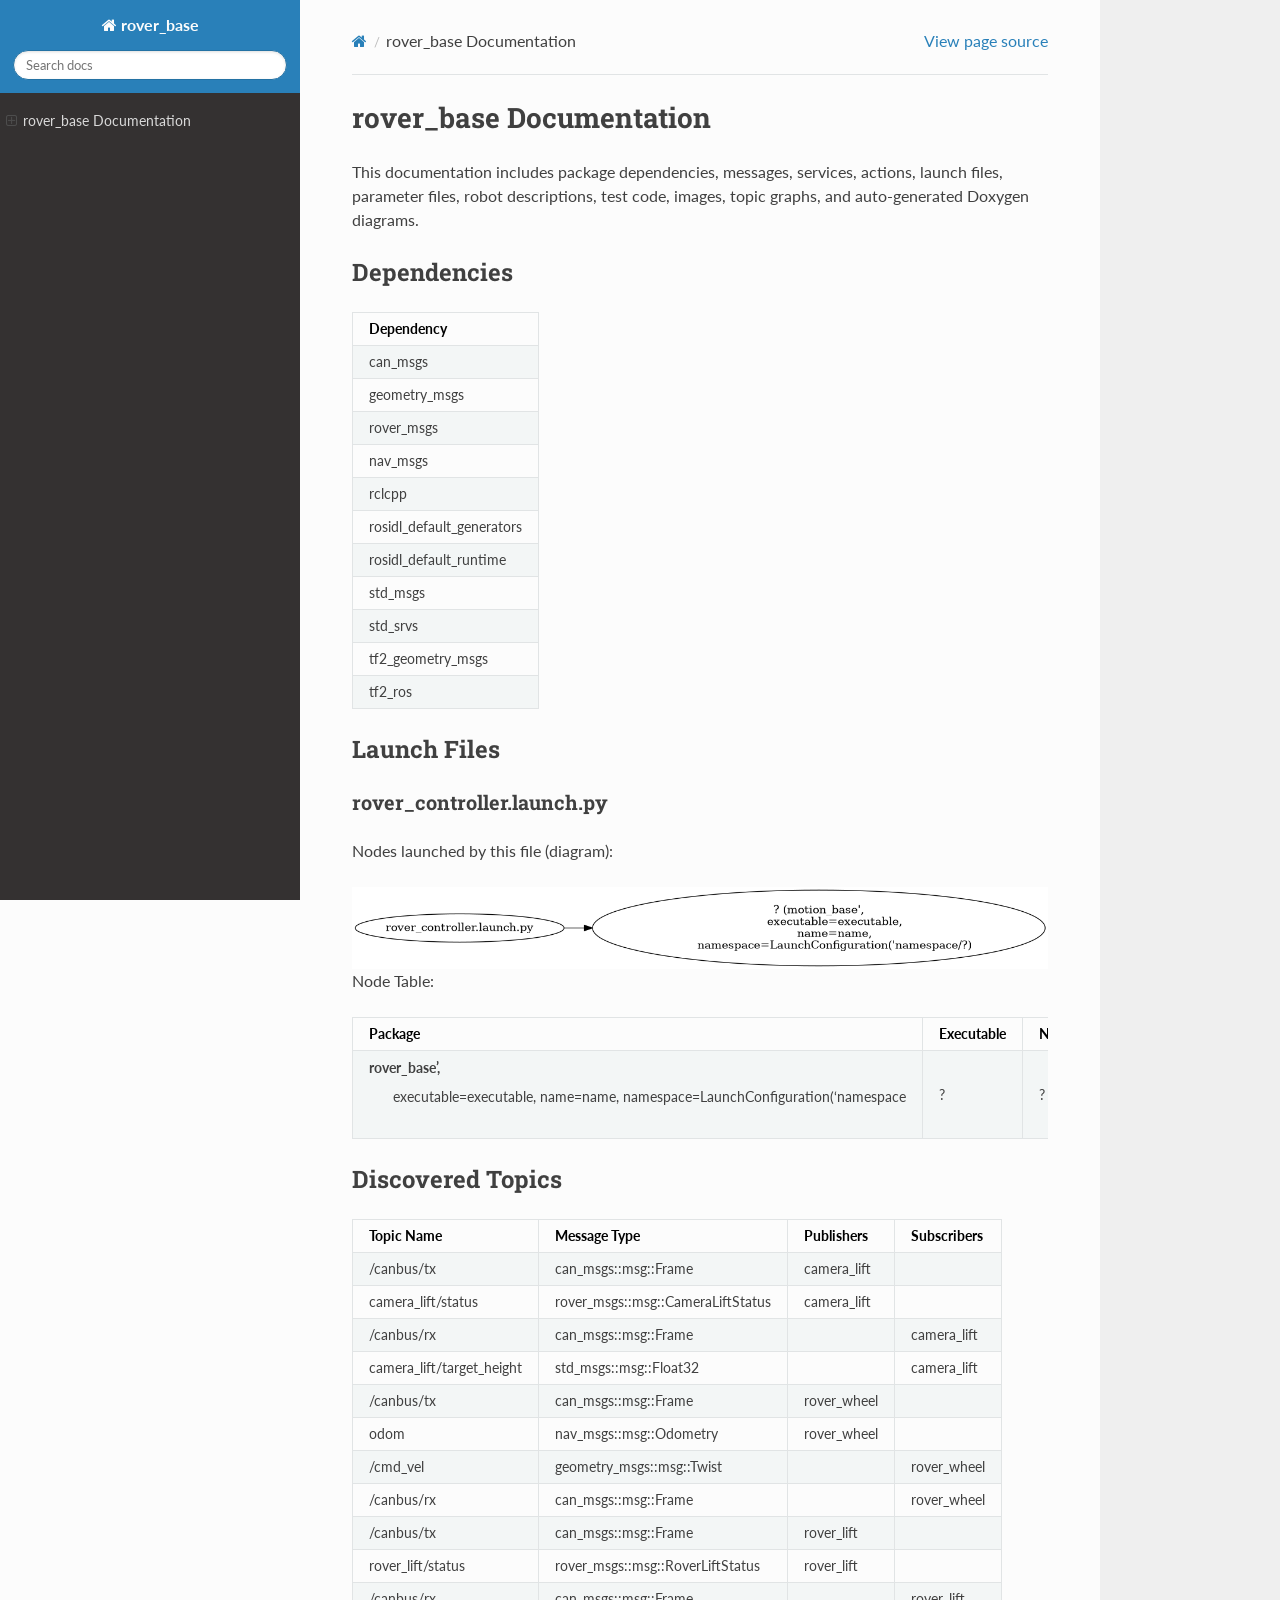
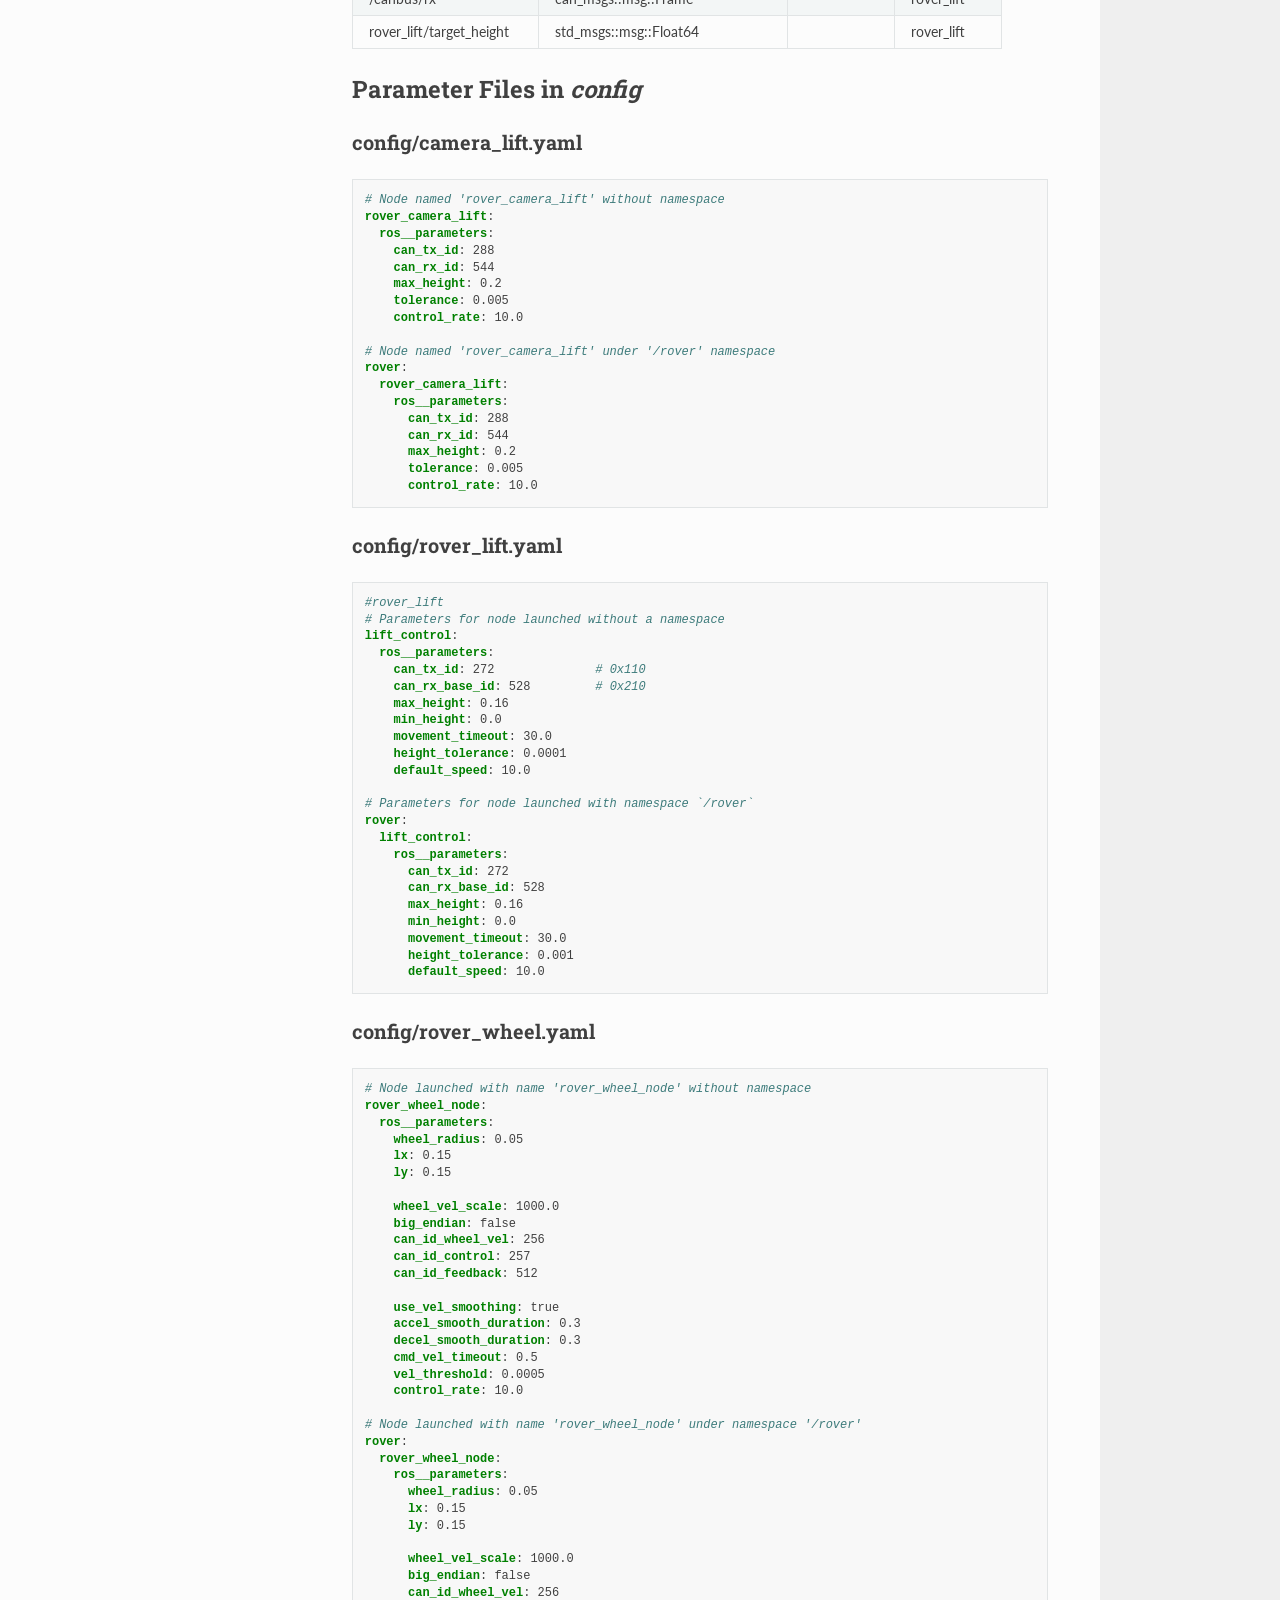
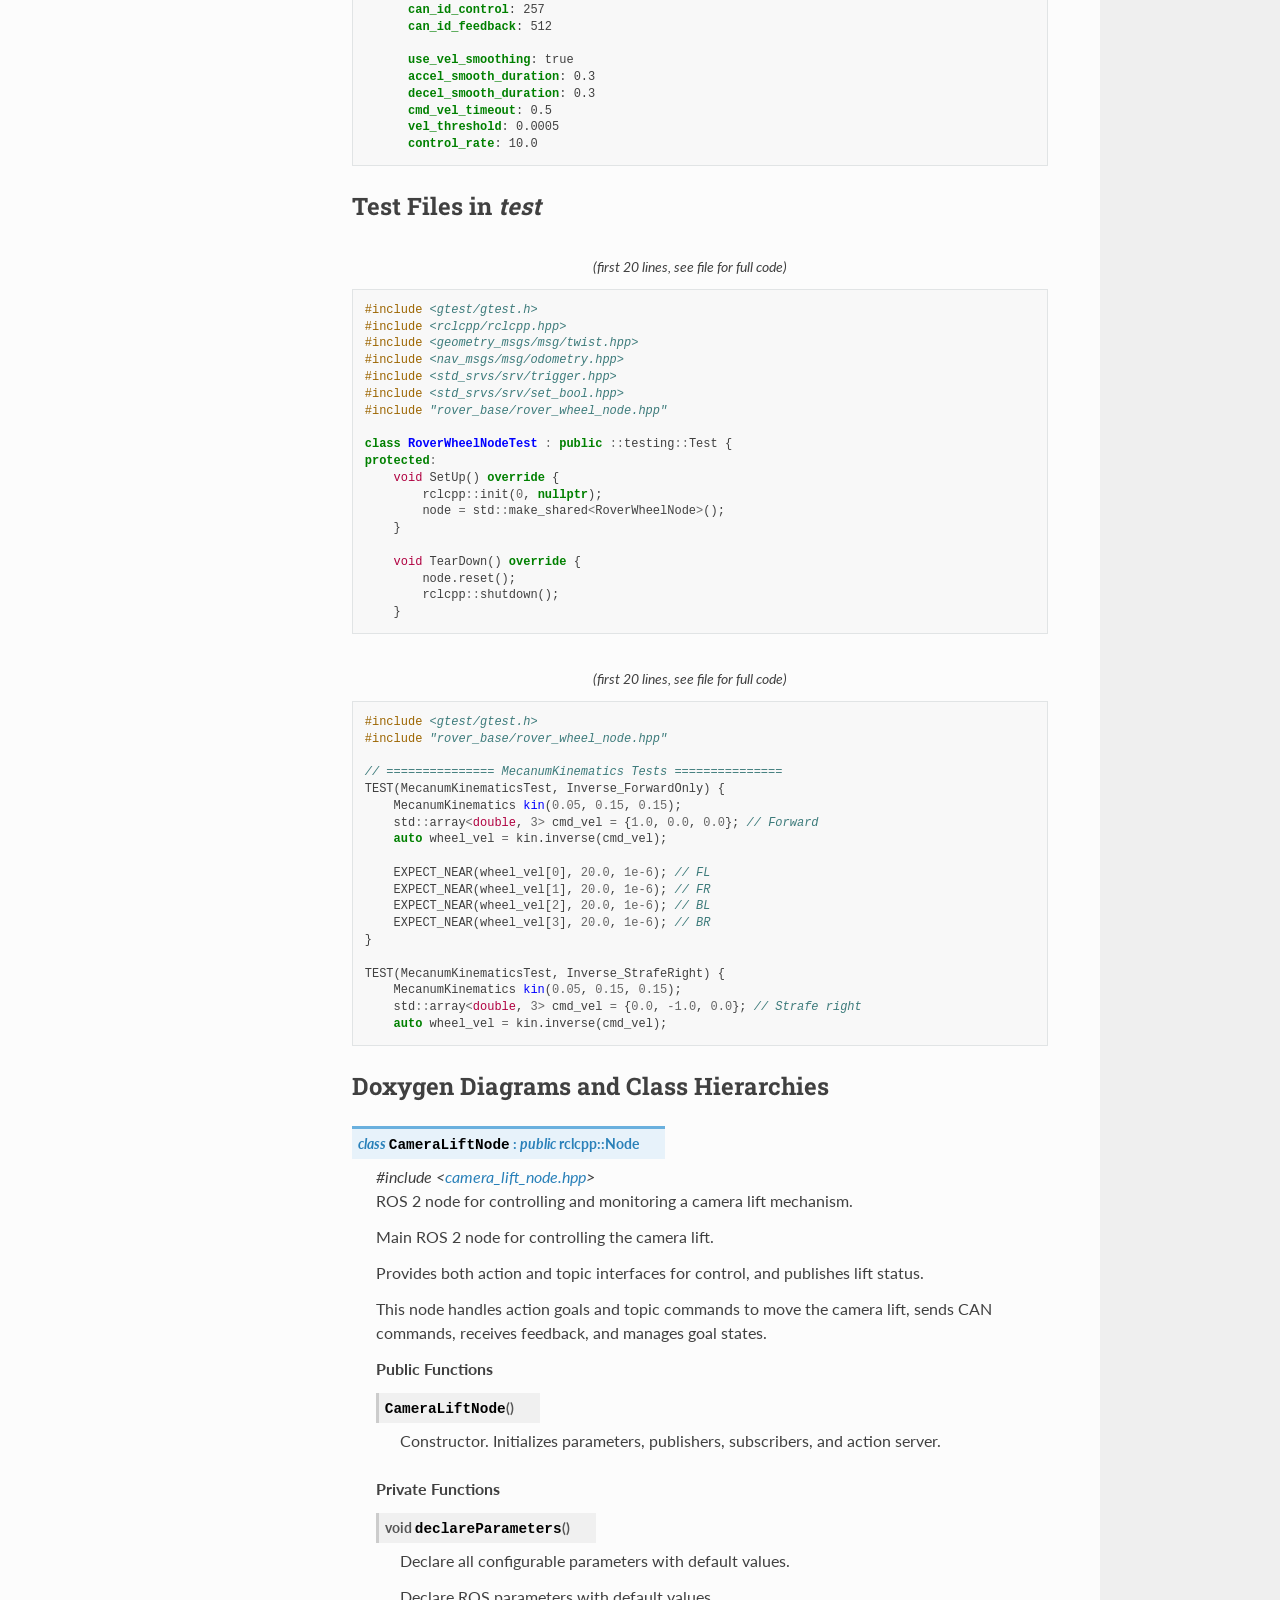
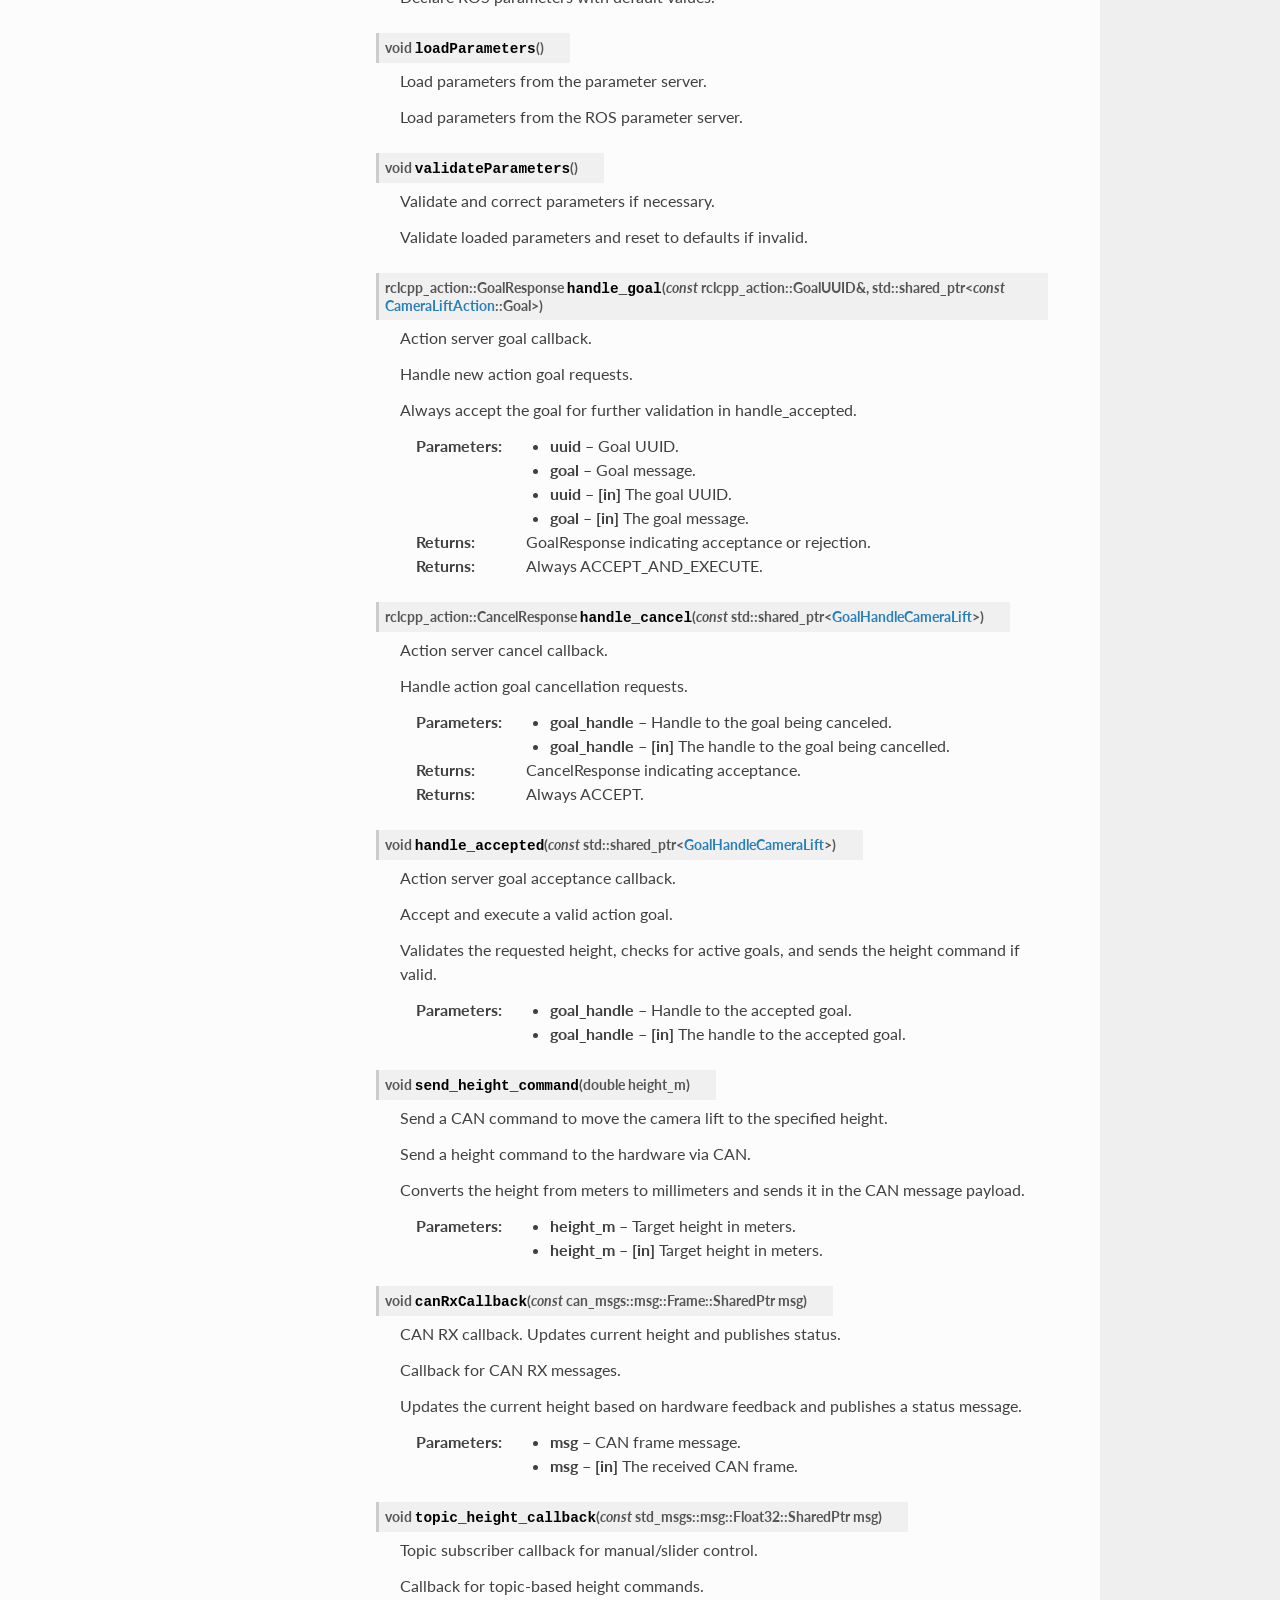
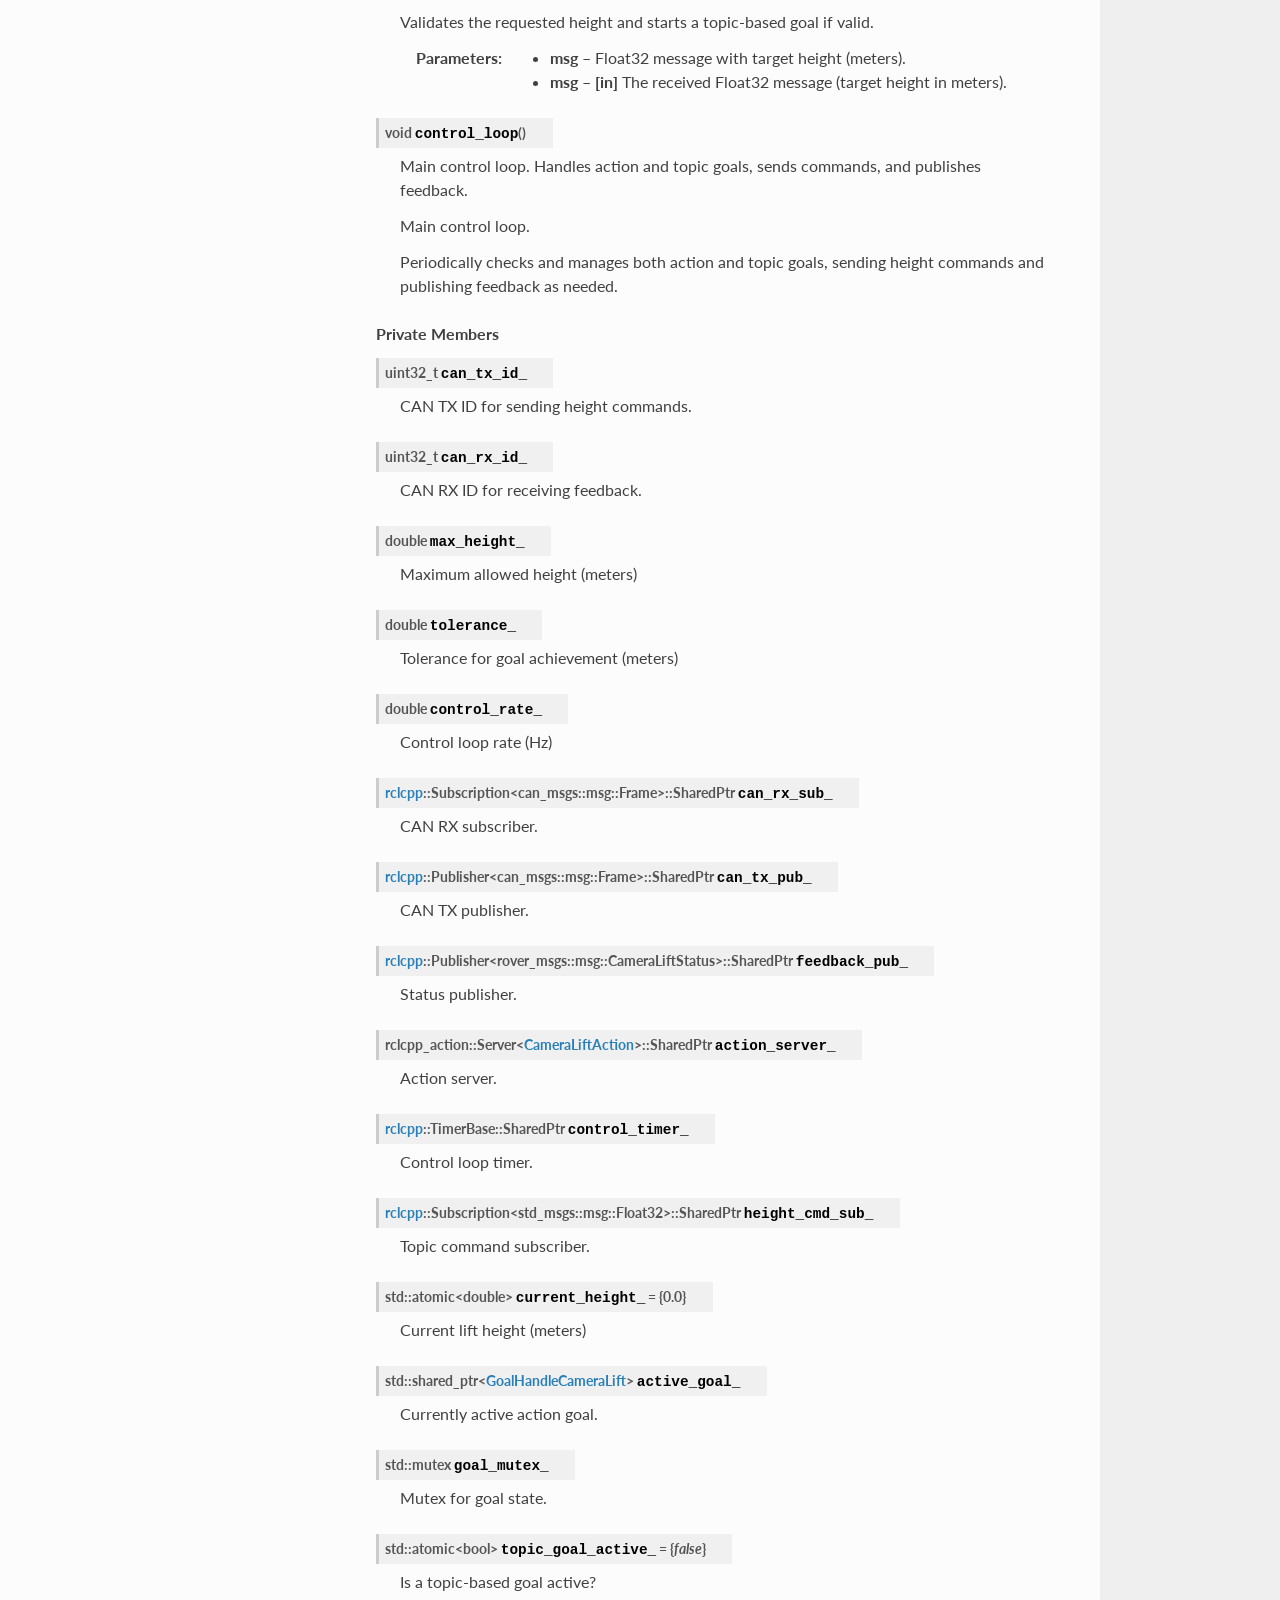
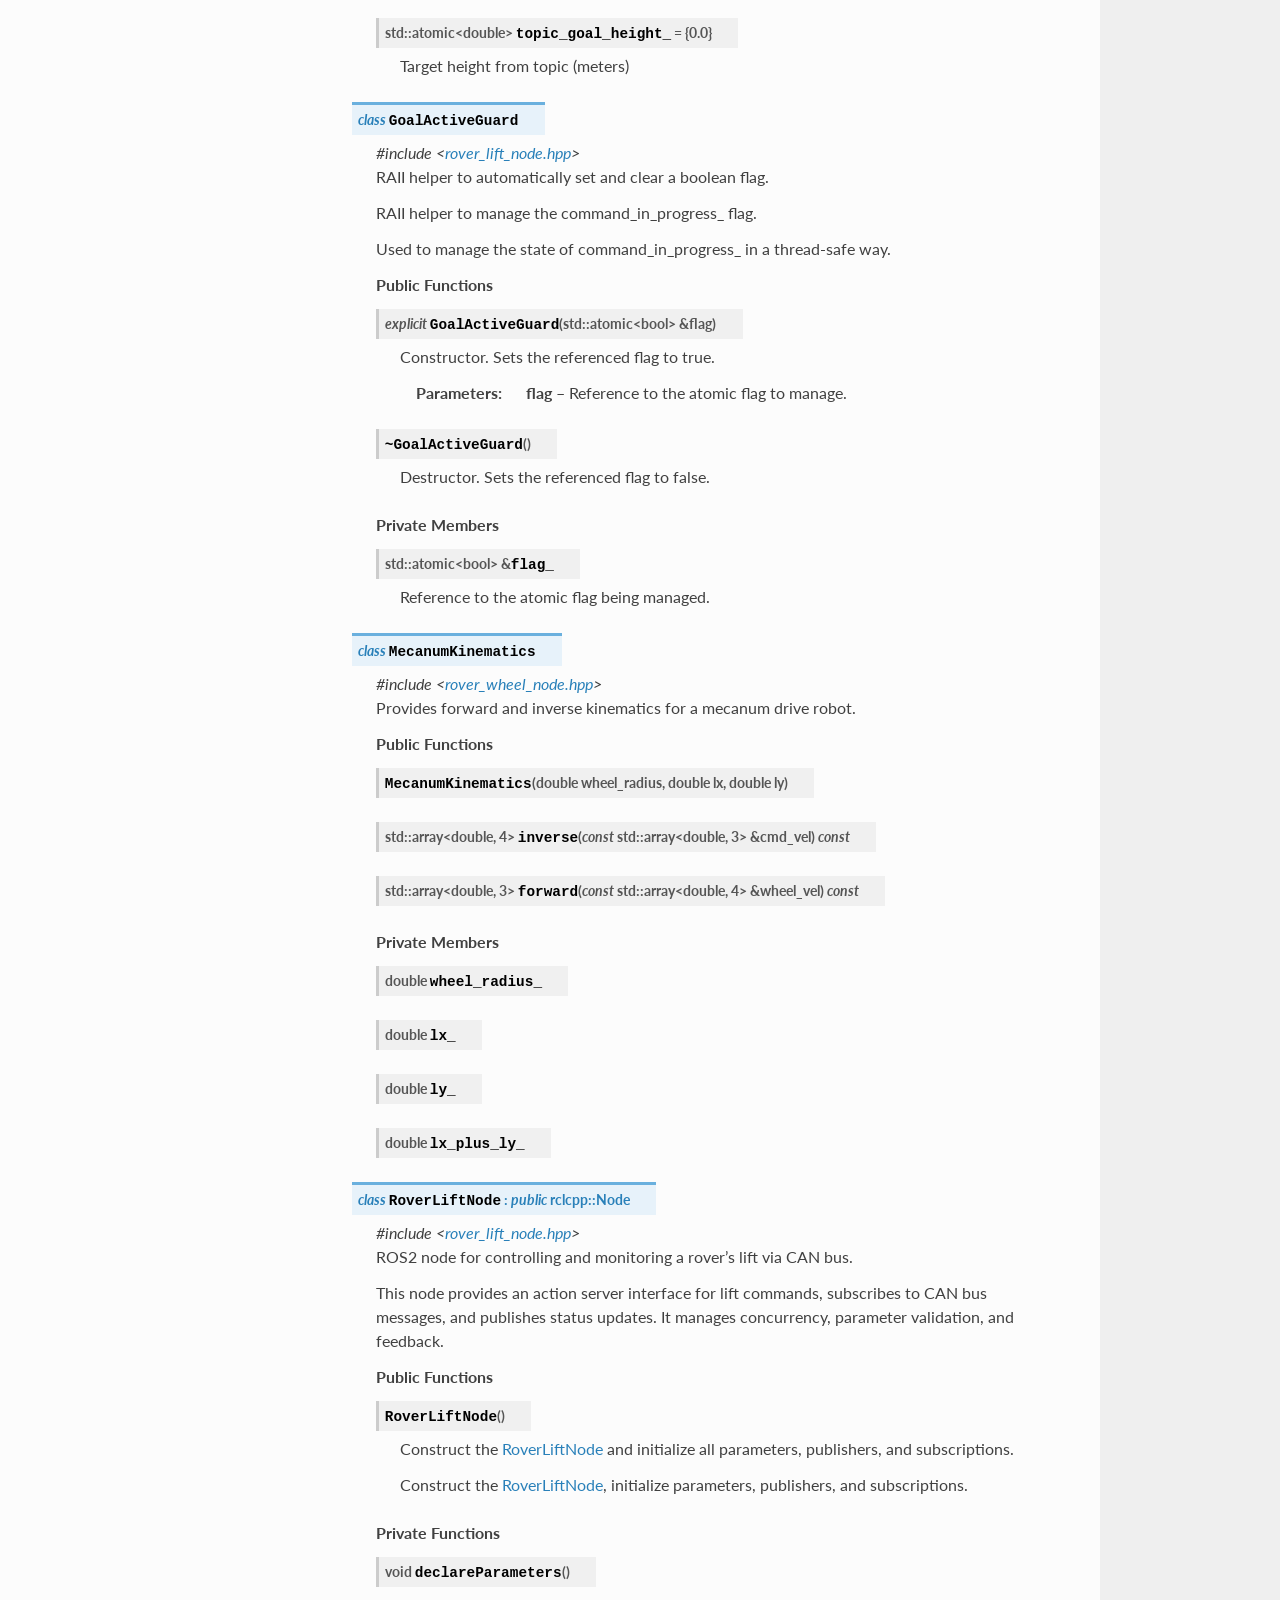
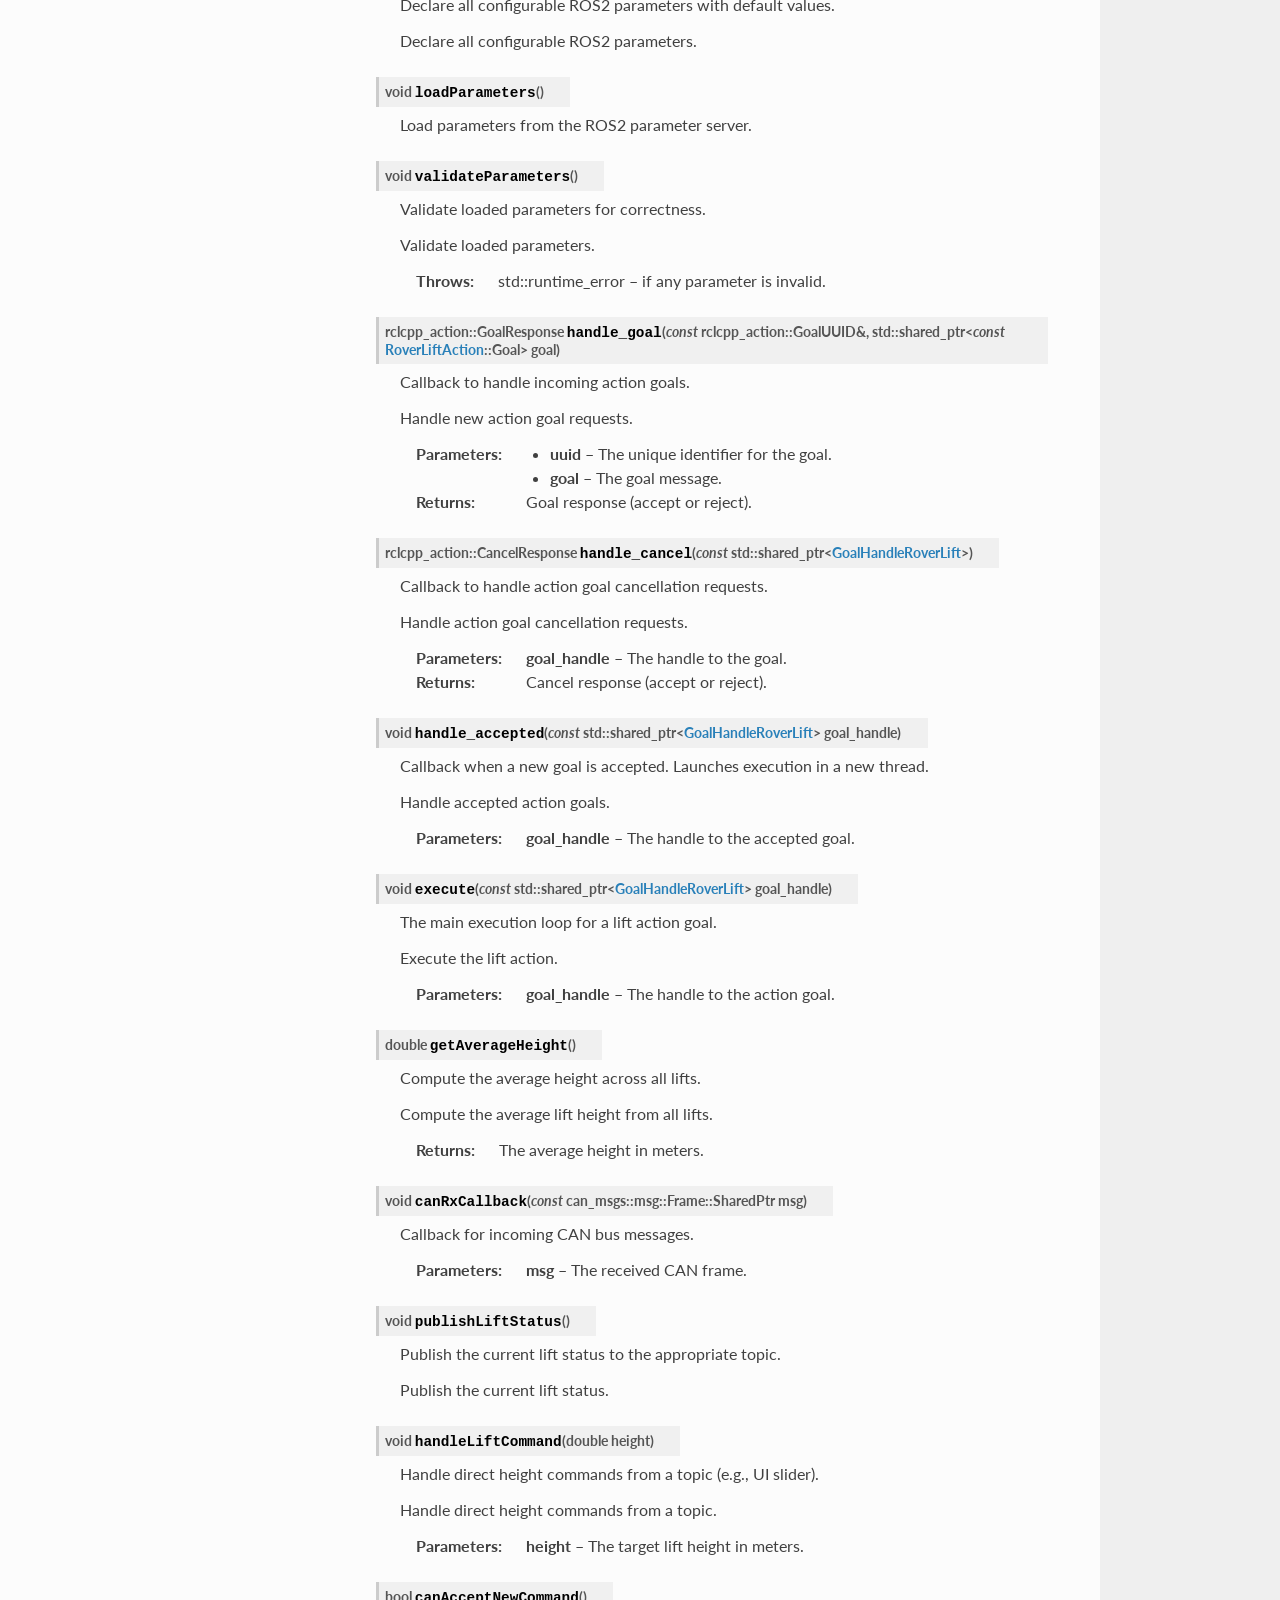
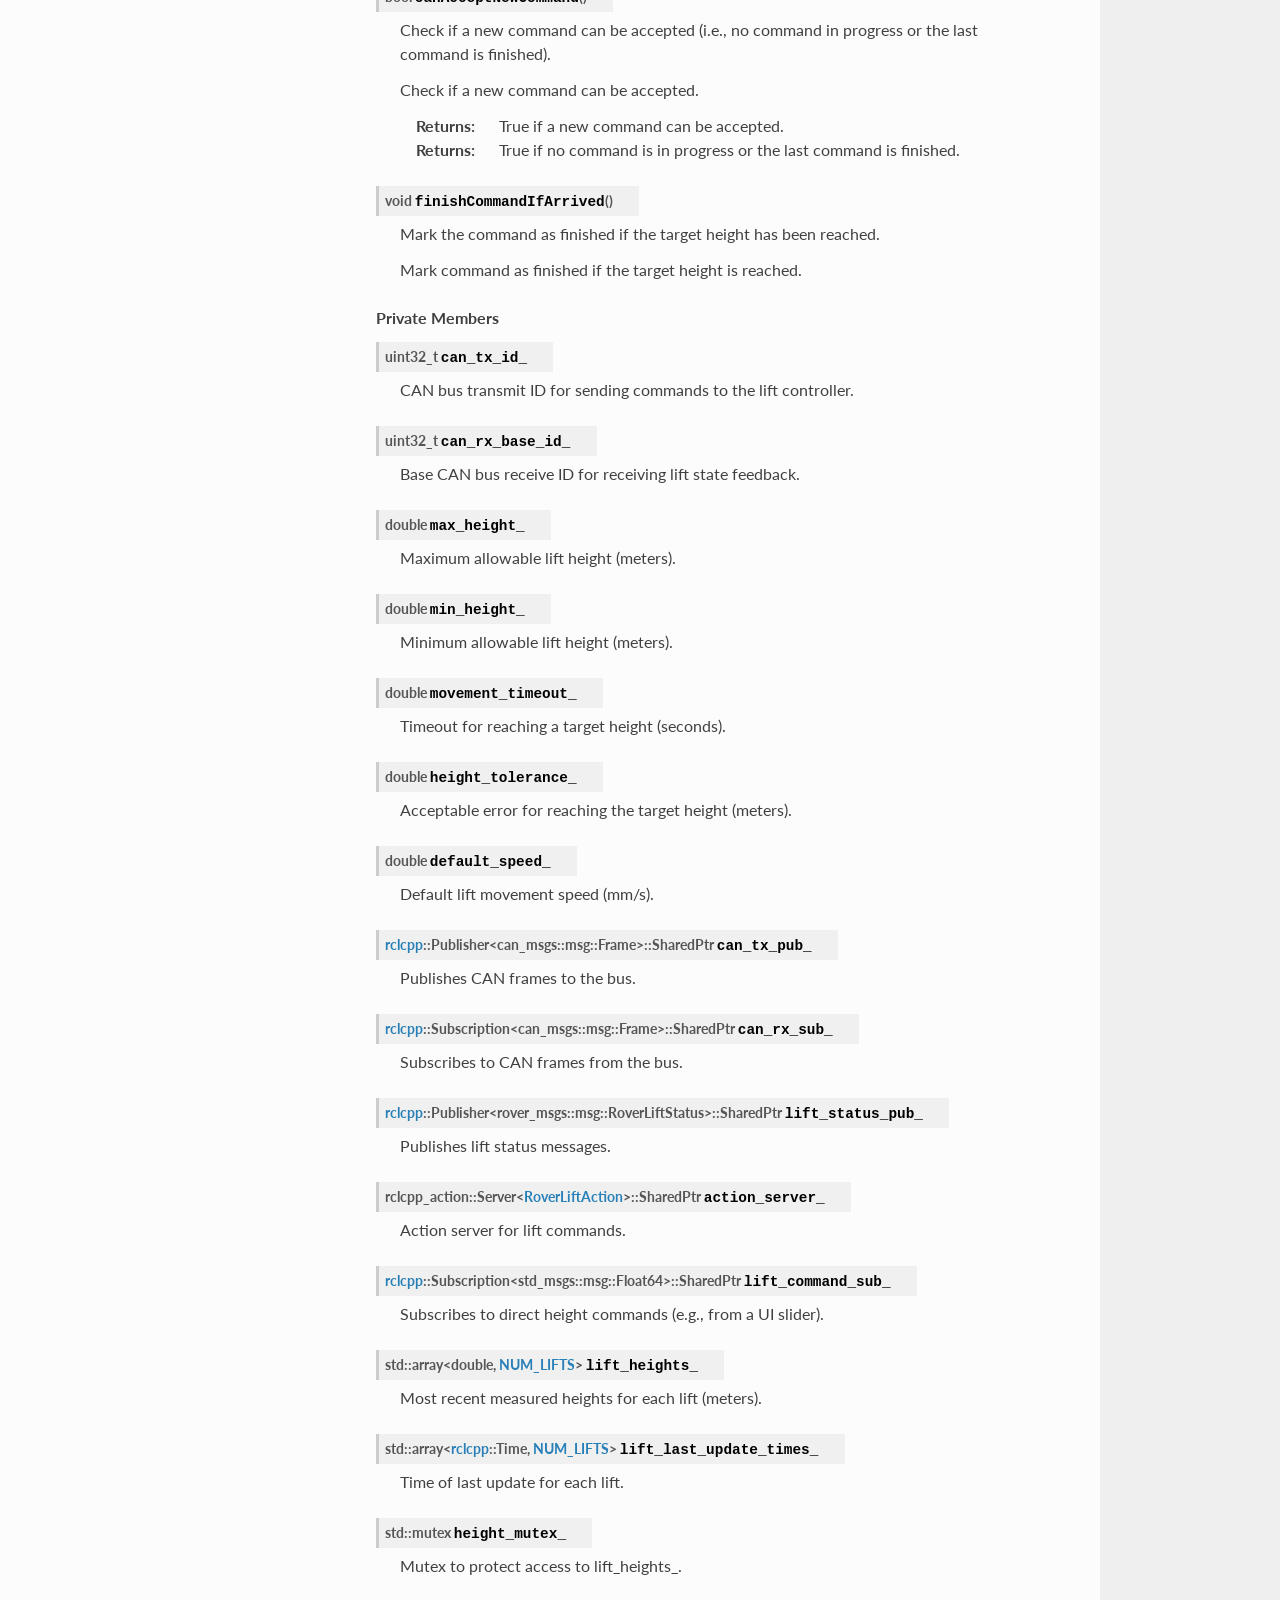
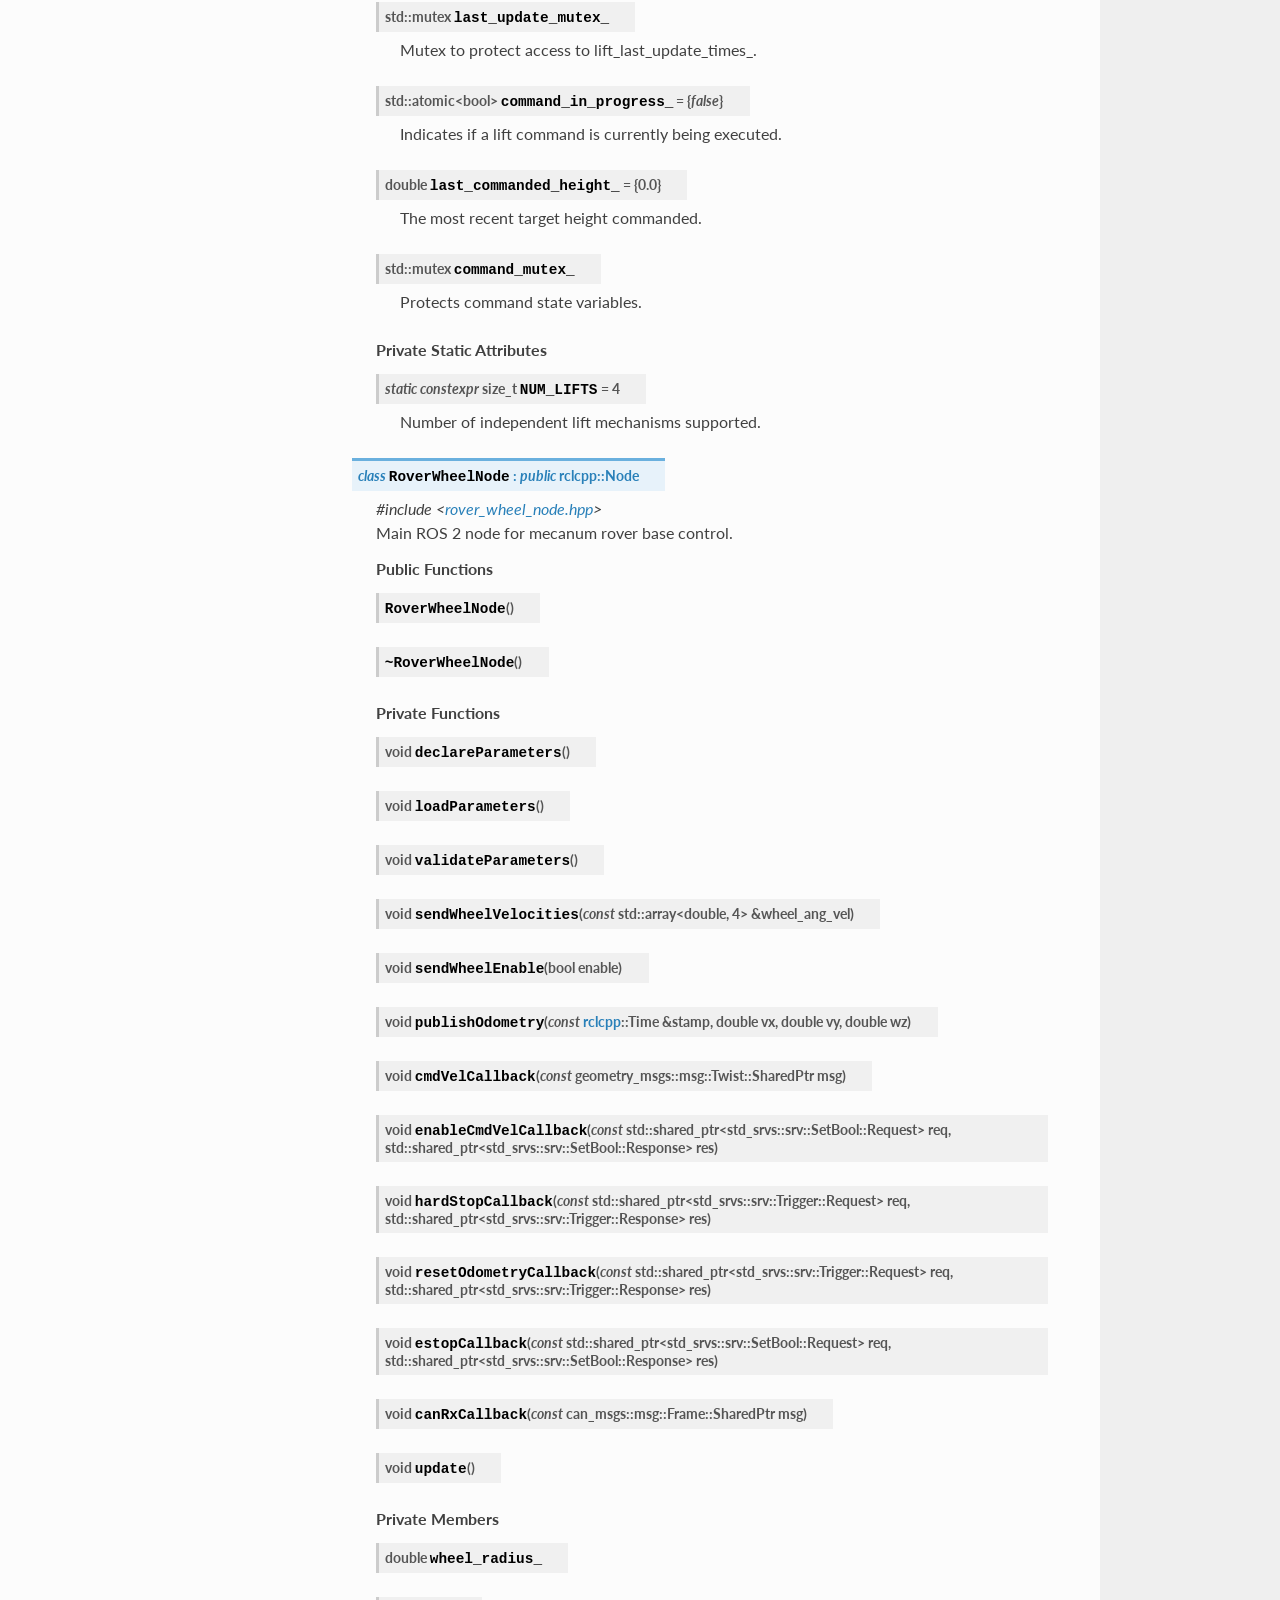
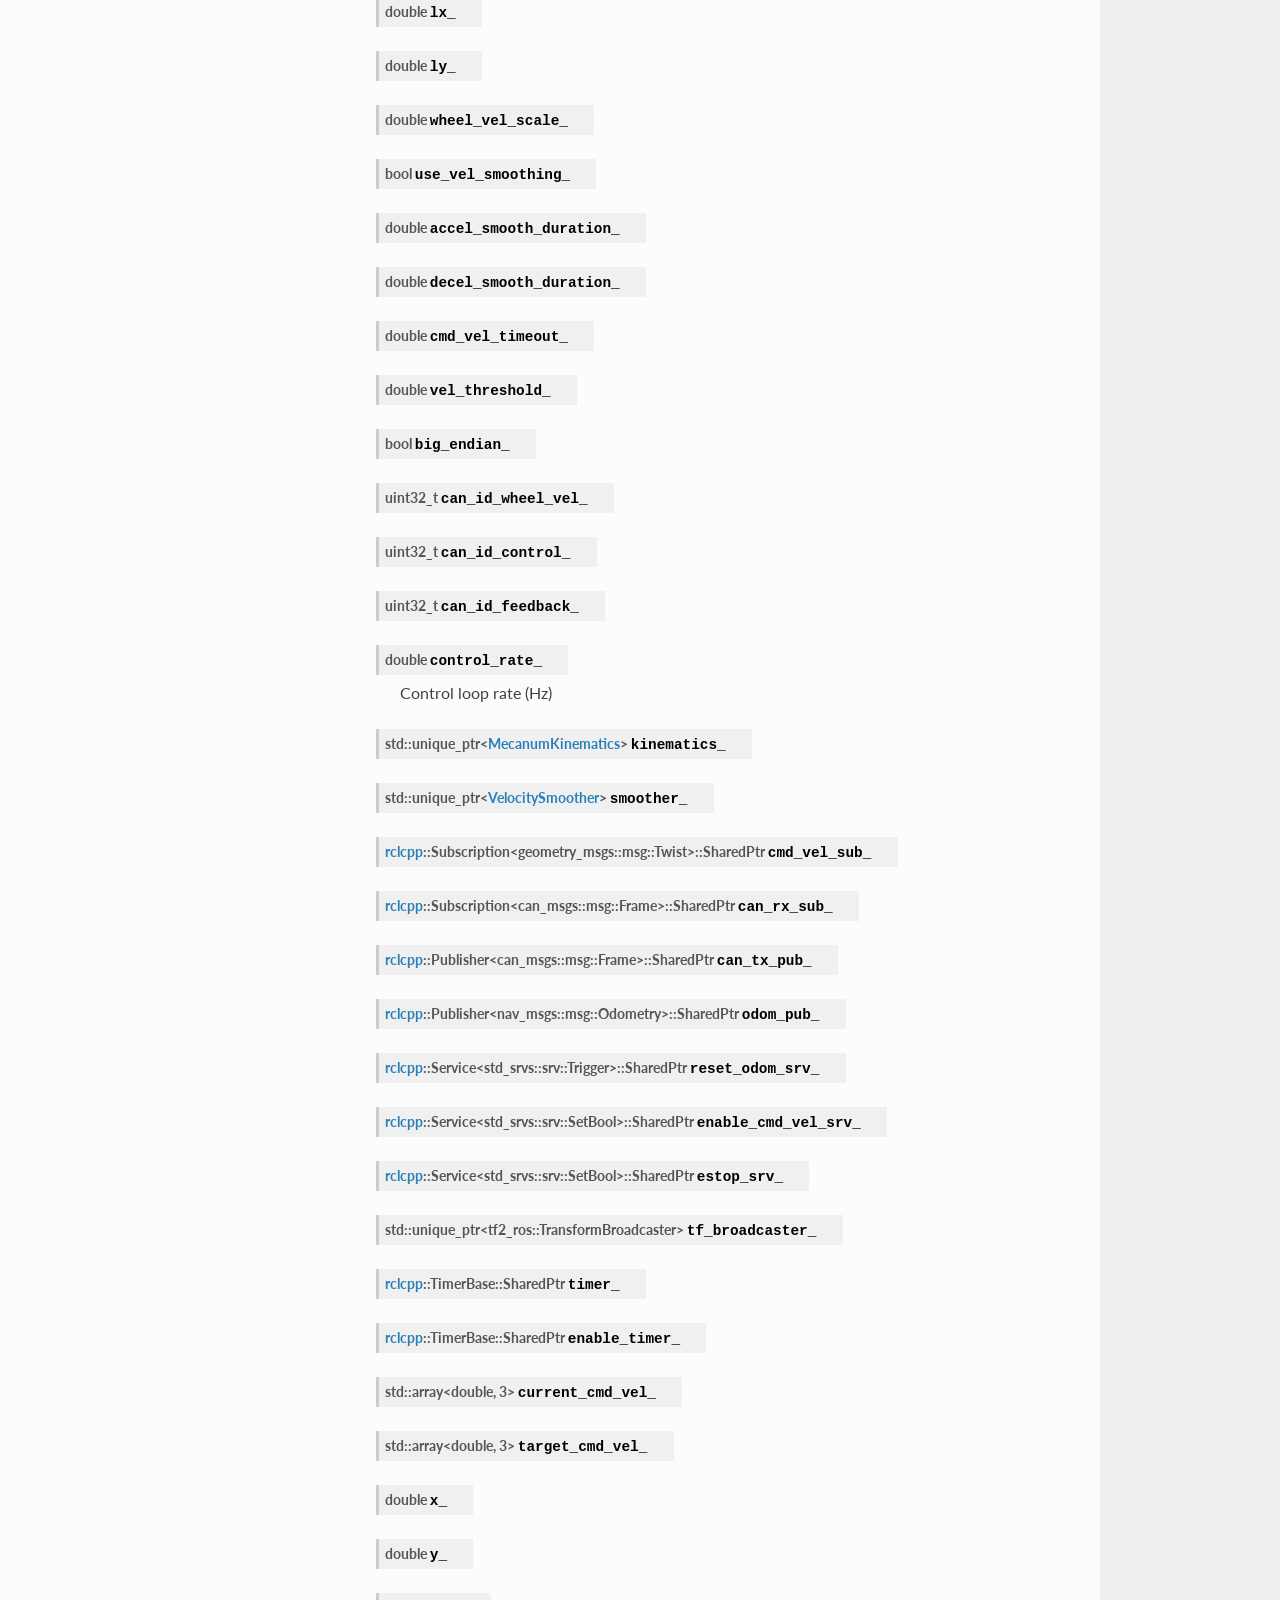
<file: rover_base/ros_docs/_build/html/index.html>
<!DOCTYPE html>
<html class="writer-html5" lang="en" data-content_root="./">
<head>
  <meta charset="utf-8" /><meta name="viewport" content="width=device-width, initial-scale=1" />

  <meta name="viewport" content="width=device-width, initial-scale=1.0" />
  <title>rover_base Documentation &mdash; rover_base 1.0 documentation</title>
      <link rel="stylesheet" type="text/css" href="_static/pygments.css?v=80d5e7a1" />
      <link rel="stylesheet" type="text/css" href="_static/css/theme.css?v=86f27845" />
      <link rel="stylesheet" type="text/css" href="_static/graphviz.css?v=eafc0fe6" />

  
  
        <script src="_static/jquery.js?v=8dae8fb0"></script>
        <script src="_static/_sphinx_javascript_frameworks_compat.js?v=2cd50e6c"></script>
        <script src="_static/documentation_options.js?v=f2a433a1"></script>
        <script src="_static/doctools.js?v=888ff710"></script>
        <script src="_static/sphinx_highlight.js?v=dc90522c"></script>
    <script src="_static/js/theme.js"></script>
    <link rel="index" title="Index" href="genindex.html" />
    <link rel="search" title="Search" href="search.html" /> 
</head>

<body class="wy-body-for-nav"> 
  <div class="wy-grid-for-nav">
    <nav data-toggle="wy-nav-shift" class="wy-nav-side">
      <div class="wy-side-scroll">
        <div class="wy-side-nav-search" >

          
          
          <a href="#" class="icon icon-home">
            rover_base
          </a>
<div role="search">
  <form id="rtd-search-form" class="wy-form" action="search.html" method="get">
    <input type="text" name="q" placeholder="Search docs" aria-label="Search docs" />
    <input type="hidden" name="check_keywords" value="yes" />
    <input type="hidden" name="area" value="default" />
  </form>
</div>
        </div><div class="wy-menu wy-menu-vertical" data-spy="affix" role="navigation" aria-label="Navigation menu">
              <!-- Local TOC -->
              <div class="local-toc"><ul>
<li><a class="reference internal" href="#">rover_base Documentation</a><ul>
<li><a class="reference internal" href="#dependencies">Dependencies</a></li>
<li><a class="reference internal" href="#launch-files">Launch Files</a><ul>
<li><a class="reference internal" href="#rover-controller-launch-py">rover_controller.launch.py</a></li>
</ul>
</li>
<li><a class="reference internal" href="#discovered-topics">Discovered Topics</a></li>
<li><a class="reference internal" href="#parameter-files-in-config">Parameter Files in <cite>config</cite></a><ul>
<li><a class="reference internal" href="#config-camera-lift-yaml">config/camera_lift.yaml</a></li>
<li><a class="reference internal" href="#config-rover-lift-yaml">config/rover_lift.yaml</a></li>
<li><a class="reference internal" href="#config-rover-wheel-yaml">config/rover_wheel.yaml</a></li>
</ul>
</li>
<li><a class="reference internal" href="#test-files-in-test">Test Files in <cite>test</cite></a></li>
<li><a class="reference internal" href="#doxygen-diagrams-and-class-hierarchies">Doxygen Diagrams and Class Hierarchies</a><ul>
<li><a class="reference internal" href="#_CPPv414CameraLiftNode"><code class="docutils literal notranslate"><span class="pre">CameraLiftNode</span></code></a><ul>
<li><a class="reference internal" href="#_CPPv4N14CameraLiftNode14CameraLiftNodeEv"><code class="docutils literal notranslate"><span class="pre">CameraLiftNode::CameraLiftNode()</span></code></a></li>
<li><a class="reference internal" href="#_CPPv4N14CameraLiftNode17declareParametersEv"><code class="docutils literal notranslate"><span class="pre">CameraLiftNode::declareParameters()</span></code></a></li>
<li><a class="reference internal" href="#_CPPv4N14CameraLiftNode14loadParametersEv"><code class="docutils literal notranslate"><span class="pre">CameraLiftNode::loadParameters()</span></code></a></li>
<li><a class="reference internal" href="#_CPPv4N14CameraLiftNode18validateParametersEv"><code class="docutils literal notranslate"><span class="pre">CameraLiftNode::validateParameters()</span></code></a></li>
<li><a class="reference internal" href="#_CPPv4N14CameraLiftNode11handle_goalERKN13rclcpp_action8GoalUUIDENSt10shared_ptrIKN16CameraLiftAction4GoalEEE"><code class="docutils literal notranslate"><span class="pre">CameraLiftNode::handle_goal()</span></code></a></li>
<li><a class="reference internal" href="#_CPPv4N14CameraLiftNode13handle_cancelEKNSt10shared_ptrI20GoalHandleCameraLiftEE"><code class="docutils literal notranslate"><span class="pre">CameraLiftNode::handle_cancel()</span></code></a></li>
<li><a class="reference internal" href="#_CPPv4N14CameraLiftNode15handle_acceptedEKNSt10shared_ptrI20GoalHandleCameraLiftEE"><code class="docutils literal notranslate"><span class="pre">CameraLiftNode::handle_accepted()</span></code></a></li>
<li><a class="reference internal" href="#_CPPv4N14CameraLiftNode19send_height_commandEd"><code class="docutils literal notranslate"><span class="pre">CameraLiftNode::send_height_command()</span></code></a></li>
<li><a class="reference internal" href="#_CPPv4N14CameraLiftNode13canRxCallbackEKN8can_msgs3msg5Frame9SharedPtrE"><code class="docutils literal notranslate"><span class="pre">CameraLiftNode::canRxCallback()</span></code></a></li>
<li><a class="reference internal" href="#_CPPv4N14CameraLiftNode21topic_height_callbackEKN8std_msgs3msg7Float329SharedPtrE"><code class="docutils literal notranslate"><span class="pre">CameraLiftNode::topic_height_callback()</span></code></a></li>
<li><a class="reference internal" href="#_CPPv4N14CameraLiftNode12control_loopEv"><code class="docutils literal notranslate"><span class="pre">CameraLiftNode::control_loop()</span></code></a></li>
<li><a class="reference internal" href="#_CPPv4N14CameraLiftNode10can_tx_id_E"><code class="docutils literal notranslate"><span class="pre">CameraLiftNode::can_tx_id_</span></code></a></li>
<li><a class="reference internal" href="#_CPPv4N14CameraLiftNode10can_rx_id_E"><code class="docutils literal notranslate"><span class="pre">CameraLiftNode::can_rx_id_</span></code></a></li>
<li><a class="reference internal" href="#_CPPv4N14CameraLiftNode11max_height_E"><code class="docutils literal notranslate"><span class="pre">CameraLiftNode::max_height_</span></code></a></li>
<li><a class="reference internal" href="#_CPPv4N14CameraLiftNode10tolerance_E"><code class="docutils literal notranslate"><span class="pre">CameraLiftNode::tolerance_</span></code></a></li>
<li><a class="reference internal" href="#_CPPv4N14CameraLiftNode13control_rate_E"><code class="docutils literal notranslate"><span class="pre">CameraLiftNode::control_rate_</span></code></a></li>
<li><a class="reference internal" href="#_CPPv4N14CameraLiftNode11can_rx_sub_E"><code class="docutils literal notranslate"><span class="pre">CameraLiftNode::can_rx_sub_</span></code></a></li>
<li><a class="reference internal" href="#_CPPv4N14CameraLiftNode11can_tx_pub_E"><code class="docutils literal notranslate"><span class="pre">CameraLiftNode::can_tx_pub_</span></code></a></li>
<li><a class="reference internal" href="#_CPPv4N14CameraLiftNode13feedback_pub_E"><code class="docutils literal notranslate"><span class="pre">CameraLiftNode::feedback_pub_</span></code></a></li>
<li><a class="reference internal" href="#_CPPv4N14CameraLiftNode14action_server_E"><code class="docutils literal notranslate"><span class="pre">CameraLiftNode::action_server_</span></code></a></li>
<li><a class="reference internal" href="#_CPPv4N14CameraLiftNode14control_timer_E"><code class="docutils literal notranslate"><span class="pre">CameraLiftNode::control_timer_</span></code></a></li>
<li><a class="reference internal" href="#_CPPv4N14CameraLiftNode15height_cmd_sub_E"><code class="docutils literal notranslate"><span class="pre">CameraLiftNode::height_cmd_sub_</span></code></a></li>
<li><a class="reference internal" href="#_CPPv4N14CameraLiftNode15current_height_E"><code class="docutils literal notranslate"><span class="pre">CameraLiftNode::current_height_</span></code></a></li>
<li><a class="reference internal" href="#_CPPv4N14CameraLiftNode12active_goal_E"><code class="docutils literal notranslate"><span class="pre">CameraLiftNode::active_goal_</span></code></a></li>
<li><a class="reference internal" href="#_CPPv4N14CameraLiftNode11goal_mutex_E"><code class="docutils literal notranslate"><span class="pre">CameraLiftNode::goal_mutex_</span></code></a></li>
<li><a class="reference internal" href="#_CPPv4N14CameraLiftNode18topic_goal_active_E"><code class="docutils literal notranslate"><span class="pre">CameraLiftNode::topic_goal_active_</span></code></a></li>
<li><a class="reference internal" href="#_CPPv4N14CameraLiftNode18topic_goal_height_E"><code class="docutils literal notranslate"><span class="pre">CameraLiftNode::topic_goal_height_</span></code></a></li>
</ul>
</li>
<li><a class="reference internal" href="#_CPPv415GoalActiveGuard"><code class="docutils literal notranslate"><span class="pre">GoalActiveGuard</span></code></a><ul>
<li><a class="reference internal" href="#_CPPv4N15GoalActiveGuard15GoalActiveGuardERNSt6atomicIbEE"><code class="docutils literal notranslate"><span class="pre">GoalActiveGuard::GoalActiveGuard()</span></code></a></li>
<li><a class="reference internal" href="#_CPPv4N15GoalActiveGuardD0Ev"><code class="docutils literal notranslate"><span class="pre">GoalActiveGuard::~GoalActiveGuard()</span></code></a></li>
<li><a class="reference internal" href="#_CPPv4N15GoalActiveGuard5flag_E"><code class="docutils literal notranslate"><span class="pre">GoalActiveGuard::flag_</span></code></a></li>
</ul>
</li>
<li><a class="reference internal" href="#_CPPv417MecanumKinematics"><code class="docutils literal notranslate"><span class="pre">MecanumKinematics</span></code></a><ul>
<li><a class="reference internal" href="#_CPPv4N17MecanumKinematics17MecanumKinematicsEddd"><code class="docutils literal notranslate"><span class="pre">MecanumKinematics::MecanumKinematics()</span></code></a></li>
<li><a class="reference internal" href="#_CPPv4NK17MecanumKinematics7inverseERKNSt5arrayIdXL3EEEE"><code class="docutils literal notranslate"><span class="pre">MecanumKinematics::inverse()</span></code></a></li>
<li><a class="reference internal" href="#_CPPv4NK17MecanumKinematics7forwardERKNSt5arrayIdXL4EEEE"><code class="docutils literal notranslate"><span class="pre">MecanumKinematics::forward()</span></code></a></li>
<li><a class="reference internal" href="#_CPPv4N17MecanumKinematics13wheel_radius_E"><code class="docutils literal notranslate"><span class="pre">MecanumKinematics::wheel_radius_</span></code></a></li>
<li><a class="reference internal" href="#_CPPv4N17MecanumKinematics3lx_E"><code class="docutils literal notranslate"><span class="pre">MecanumKinematics::lx_</span></code></a></li>
<li><a class="reference internal" href="#_CPPv4N17MecanumKinematics3ly_E"><code class="docutils literal notranslate"><span class="pre">MecanumKinematics::ly_</span></code></a></li>
<li><a class="reference internal" href="#_CPPv4N17MecanumKinematics11lx_plus_ly_E"><code class="docutils literal notranslate"><span class="pre">MecanumKinematics::lx_plus_ly_</span></code></a></li>
</ul>
</li>
<li><a class="reference internal" href="#_CPPv413RoverLiftNode"><code class="docutils literal notranslate"><span class="pre">RoverLiftNode</span></code></a><ul>
<li><a class="reference internal" href="#_CPPv4N13RoverLiftNode13RoverLiftNodeEv"><code class="docutils literal notranslate"><span class="pre">RoverLiftNode::RoverLiftNode()</span></code></a></li>
<li><a class="reference internal" href="#_CPPv4N13RoverLiftNode17declareParametersEv"><code class="docutils literal notranslate"><span class="pre">RoverLiftNode::declareParameters()</span></code></a></li>
<li><a class="reference internal" href="#_CPPv4N13RoverLiftNode14loadParametersEv"><code class="docutils literal notranslate"><span class="pre">RoverLiftNode::loadParameters()</span></code></a></li>
<li><a class="reference internal" href="#_CPPv4N13RoverLiftNode18validateParametersEv"><code class="docutils literal notranslate"><span class="pre">RoverLiftNode::validateParameters()</span></code></a></li>
<li><a class="reference internal" href="#_CPPv4N13RoverLiftNode11handle_goalERKN13rclcpp_action8GoalUUIDENSt10shared_ptrIKN15RoverLiftAction4GoalEEE"><code class="docutils literal notranslate"><span class="pre">RoverLiftNode::handle_goal()</span></code></a></li>
<li><a class="reference internal" href="#_CPPv4N13RoverLiftNode13handle_cancelEKNSt10shared_ptrI19GoalHandleRoverLiftEE"><code class="docutils literal notranslate"><span class="pre">RoverLiftNode::handle_cancel()</span></code></a></li>
<li><a class="reference internal" href="#_CPPv4N13RoverLiftNode15handle_acceptedEKNSt10shared_ptrI19GoalHandleRoverLiftEE"><code class="docutils literal notranslate"><span class="pre">RoverLiftNode::handle_accepted()</span></code></a></li>
<li><a class="reference internal" href="#_CPPv4N13RoverLiftNode7executeEKNSt10shared_ptrI19GoalHandleRoverLiftEE"><code class="docutils literal notranslate"><span class="pre">RoverLiftNode::execute()</span></code></a></li>
<li><a class="reference internal" href="#_CPPv4N13RoverLiftNode16getAverageHeightEv"><code class="docutils literal notranslate"><span class="pre">RoverLiftNode::getAverageHeight()</span></code></a></li>
<li><a class="reference internal" href="#_CPPv4N13RoverLiftNode13canRxCallbackEKN8can_msgs3msg5Frame9SharedPtrE"><code class="docutils literal notranslate"><span class="pre">RoverLiftNode::canRxCallback()</span></code></a></li>
<li><a class="reference internal" href="#_CPPv4N13RoverLiftNode17publishLiftStatusEv"><code class="docutils literal notranslate"><span class="pre">RoverLiftNode::publishLiftStatus()</span></code></a></li>
<li><a class="reference internal" href="#_CPPv4N13RoverLiftNode17handleLiftCommandEd"><code class="docutils literal notranslate"><span class="pre">RoverLiftNode::handleLiftCommand()</span></code></a></li>
<li><a class="reference internal" href="#_CPPv4N13RoverLiftNode19canAcceptNewCommandEv"><code class="docutils literal notranslate"><span class="pre">RoverLiftNode::canAcceptNewCommand()</span></code></a></li>
<li><a class="reference internal" href="#_CPPv4N13RoverLiftNode22finishCommandIfArrivedEv"><code class="docutils literal notranslate"><span class="pre">RoverLiftNode::finishCommandIfArrived()</span></code></a></li>
<li><a class="reference internal" href="#_CPPv4N13RoverLiftNode10can_tx_id_E"><code class="docutils literal notranslate"><span class="pre">RoverLiftNode::can_tx_id_</span></code></a></li>
<li><a class="reference internal" href="#_CPPv4N13RoverLiftNode15can_rx_base_id_E"><code class="docutils literal notranslate"><span class="pre">RoverLiftNode::can_rx_base_id_</span></code></a></li>
<li><a class="reference internal" href="#_CPPv4N13RoverLiftNode11max_height_E"><code class="docutils literal notranslate"><span class="pre">RoverLiftNode::max_height_</span></code></a></li>
<li><a class="reference internal" href="#_CPPv4N13RoverLiftNode11min_height_E"><code class="docutils literal notranslate"><span class="pre">RoverLiftNode::min_height_</span></code></a></li>
<li><a class="reference internal" href="#_CPPv4N13RoverLiftNode17movement_timeout_E"><code class="docutils literal notranslate"><span class="pre">RoverLiftNode::movement_timeout_</span></code></a></li>
<li><a class="reference internal" href="#_CPPv4N13RoverLiftNode17height_tolerance_E"><code class="docutils literal notranslate"><span class="pre">RoverLiftNode::height_tolerance_</span></code></a></li>
<li><a class="reference internal" href="#_CPPv4N13RoverLiftNode14default_speed_E"><code class="docutils literal notranslate"><span class="pre">RoverLiftNode::default_speed_</span></code></a></li>
<li><a class="reference internal" href="#_CPPv4N13RoverLiftNode11can_tx_pub_E"><code class="docutils literal notranslate"><span class="pre">RoverLiftNode::can_tx_pub_</span></code></a></li>
<li><a class="reference internal" href="#_CPPv4N13RoverLiftNode11can_rx_sub_E"><code class="docutils literal notranslate"><span class="pre">RoverLiftNode::can_rx_sub_</span></code></a></li>
<li><a class="reference internal" href="#_CPPv4N13RoverLiftNode16lift_status_pub_E"><code class="docutils literal notranslate"><span class="pre">RoverLiftNode::lift_status_pub_</span></code></a></li>
<li><a class="reference internal" href="#_CPPv4N13RoverLiftNode14action_server_E"><code class="docutils literal notranslate"><span class="pre">RoverLiftNode::action_server_</span></code></a></li>
<li><a class="reference internal" href="#_CPPv4N13RoverLiftNode17lift_command_sub_E"><code class="docutils literal notranslate"><span class="pre">RoverLiftNode::lift_command_sub_</span></code></a></li>
<li><a class="reference internal" href="#_CPPv4N13RoverLiftNode13lift_heights_E"><code class="docutils literal notranslate"><span class="pre">RoverLiftNode::lift_heights_</span></code></a></li>
<li><a class="reference internal" href="#_CPPv4N13RoverLiftNode23lift_last_update_times_E"><code class="docutils literal notranslate"><span class="pre">RoverLiftNode::lift_last_update_times_</span></code></a></li>
<li><a class="reference internal" href="#_CPPv4N13RoverLiftNode13height_mutex_E"><code class="docutils literal notranslate"><span class="pre">RoverLiftNode::height_mutex_</span></code></a></li>
<li><a class="reference internal" href="#_CPPv4N13RoverLiftNode18last_update_mutex_E"><code class="docutils literal notranslate"><span class="pre">RoverLiftNode::last_update_mutex_</span></code></a></li>
<li><a class="reference internal" href="#_CPPv4N13RoverLiftNode20command_in_progress_E"><code class="docutils literal notranslate"><span class="pre">RoverLiftNode::command_in_progress_</span></code></a></li>
<li><a class="reference internal" href="#_CPPv4N13RoverLiftNode22last_commanded_height_E"><code class="docutils literal notranslate"><span class="pre">RoverLiftNode::last_commanded_height_</span></code></a></li>
<li><a class="reference internal" href="#_CPPv4N13RoverLiftNode14command_mutex_E"><code class="docutils literal notranslate"><span class="pre">RoverLiftNode::command_mutex_</span></code></a></li>
<li><a class="reference internal" href="#_CPPv4N13RoverLiftNode9NUM_LIFTSE"><code class="docutils literal notranslate"><span class="pre">RoverLiftNode::NUM_LIFTS</span></code></a></li>
</ul>
</li>
<li><a class="reference internal" href="#_CPPv414RoverWheelNode"><code class="docutils literal notranslate"><span class="pre">RoverWheelNode</span></code></a><ul>
<li><a class="reference internal" href="#_CPPv4N14RoverWheelNode14RoverWheelNodeEv"><code class="docutils literal notranslate"><span class="pre">RoverWheelNode::RoverWheelNode()</span></code></a></li>
<li><a class="reference internal" href="#_CPPv4N14RoverWheelNodeD0Ev"><code class="docutils literal notranslate"><span class="pre">RoverWheelNode::~RoverWheelNode()</span></code></a></li>
<li><a class="reference internal" href="#_CPPv4N14RoverWheelNode17declareParametersEv"><code class="docutils literal notranslate"><span class="pre">RoverWheelNode::declareParameters()</span></code></a></li>
<li><a class="reference internal" href="#_CPPv4N14RoverWheelNode14loadParametersEv"><code class="docutils literal notranslate"><span class="pre">RoverWheelNode::loadParameters()</span></code></a></li>
<li><a class="reference internal" href="#_CPPv4N14RoverWheelNode18validateParametersEv"><code class="docutils literal notranslate"><span class="pre">RoverWheelNode::validateParameters()</span></code></a></li>
<li><a class="reference internal" href="#_CPPv4N14RoverWheelNode19sendWheelVelocitiesERKNSt5arrayIdXL4EEEE"><code class="docutils literal notranslate"><span class="pre">RoverWheelNode::sendWheelVelocities()</span></code></a></li>
<li><a class="reference internal" href="#_CPPv4N14RoverWheelNode15sendWheelEnableEb"><code class="docutils literal notranslate"><span class="pre">RoverWheelNode::sendWheelEnable()</span></code></a></li>
<li><a class="reference internal" href="#_CPPv4N14RoverWheelNode15publishOdometryERKN6rclcpp4TimeEddd"><code class="docutils literal notranslate"><span class="pre">RoverWheelNode::publishOdometry()</span></code></a></li>
<li><a class="reference internal" href="#_CPPv4N14RoverWheelNode14cmdVelCallbackEKN13geometry_msgs3msg5Twist9SharedPtrE"><code class="docutils literal notranslate"><span class="pre">RoverWheelNode::cmdVelCallback()</span></code></a></li>
<li><a class="reference internal" href="#_CPPv4N14RoverWheelNode20enableCmdVelCallbackEKNSt10shared_ptrIN8std_srvs3srv7SetBool7RequestEEENSt10shared_ptrIN8std_srvs3srv7SetBool8ResponseEEE"><code class="docutils literal notranslate"><span class="pre">RoverWheelNode::enableCmdVelCallback()</span></code></a></li>
<li><a class="reference internal" href="#_CPPv4N14RoverWheelNode16hardStopCallbackEKNSt10shared_ptrIN8std_srvs3srv7Trigger7RequestEEENSt10shared_ptrIN8std_srvs3srv7Trigger8ResponseEEE"><code class="docutils literal notranslate"><span class="pre">RoverWheelNode::hardStopCallback()</span></code></a></li>
<li><a class="reference internal" href="#_CPPv4N14RoverWheelNode21resetOdometryCallbackEKNSt10shared_ptrIN8std_srvs3srv7Trigger7RequestEEENSt10shared_ptrIN8std_srvs3srv7Trigger8ResponseEEE"><code class="docutils literal notranslate"><span class="pre">RoverWheelNode::resetOdometryCallback()</span></code></a></li>
<li><a class="reference internal" href="#_CPPv4N14RoverWheelNode13estopCallbackEKNSt10shared_ptrIN8std_srvs3srv7SetBool7RequestEEENSt10shared_ptrIN8std_srvs3srv7SetBool8ResponseEEE"><code class="docutils literal notranslate"><span class="pre">RoverWheelNode::estopCallback()</span></code></a></li>
<li><a class="reference internal" href="#_CPPv4N14RoverWheelNode13canRxCallbackEKN8can_msgs3msg5Frame9SharedPtrE"><code class="docutils literal notranslate"><span class="pre">RoverWheelNode::canRxCallback()</span></code></a></li>
<li><a class="reference internal" href="#_CPPv4N14RoverWheelNode6updateEv"><code class="docutils literal notranslate"><span class="pre">RoverWheelNode::update()</span></code></a></li>
<li><a class="reference internal" href="#_CPPv4N14RoverWheelNode13wheel_radius_E"><code class="docutils literal notranslate"><span class="pre">RoverWheelNode::wheel_radius_</span></code></a></li>
<li><a class="reference internal" href="#_CPPv4N14RoverWheelNode3lx_E"><code class="docutils literal notranslate"><span class="pre">RoverWheelNode::lx_</span></code></a></li>
<li><a class="reference internal" href="#_CPPv4N14RoverWheelNode3ly_E"><code class="docutils literal notranslate"><span class="pre">RoverWheelNode::ly_</span></code></a></li>
<li><a class="reference internal" href="#_CPPv4N14RoverWheelNode16wheel_vel_scale_E"><code class="docutils literal notranslate"><span class="pre">RoverWheelNode::wheel_vel_scale_</span></code></a></li>
<li><a class="reference internal" href="#_CPPv4N14RoverWheelNode18use_vel_smoothing_E"><code class="docutils literal notranslate"><span class="pre">RoverWheelNode::use_vel_smoothing_</span></code></a></li>
<li><a class="reference internal" href="#_CPPv4N14RoverWheelNode22accel_smooth_duration_E"><code class="docutils literal notranslate"><span class="pre">RoverWheelNode::accel_smooth_duration_</span></code></a></li>
<li><a class="reference internal" href="#_CPPv4N14RoverWheelNode22decel_smooth_duration_E"><code class="docutils literal notranslate"><span class="pre">RoverWheelNode::decel_smooth_duration_</span></code></a></li>
<li><a class="reference internal" href="#_CPPv4N14RoverWheelNode16cmd_vel_timeout_E"><code class="docutils literal notranslate"><span class="pre">RoverWheelNode::cmd_vel_timeout_</span></code></a></li>
<li><a class="reference internal" href="#_CPPv4N14RoverWheelNode14vel_threshold_E"><code class="docutils literal notranslate"><span class="pre">RoverWheelNode::vel_threshold_</span></code></a></li>
<li><a class="reference internal" href="#_CPPv4N14RoverWheelNode11big_endian_E"><code class="docutils literal notranslate"><span class="pre">RoverWheelNode::big_endian_</span></code></a></li>
<li><a class="reference internal" href="#_CPPv4N14RoverWheelNode17can_id_wheel_vel_E"><code class="docutils literal notranslate"><span class="pre">RoverWheelNode::can_id_wheel_vel_</span></code></a></li>
<li><a class="reference internal" href="#_CPPv4N14RoverWheelNode15can_id_control_E"><code class="docutils literal notranslate"><span class="pre">RoverWheelNode::can_id_control_</span></code></a></li>
<li><a class="reference internal" href="#_CPPv4N14RoverWheelNode16can_id_feedback_E"><code class="docutils literal notranslate"><span class="pre">RoverWheelNode::can_id_feedback_</span></code></a></li>
<li><a class="reference internal" href="#_CPPv4N14RoverWheelNode13control_rate_E"><code class="docutils literal notranslate"><span class="pre">RoverWheelNode::control_rate_</span></code></a></li>
<li><a class="reference internal" href="#_CPPv4N14RoverWheelNode11kinematics_E"><code class="docutils literal notranslate"><span class="pre">RoverWheelNode::kinematics_</span></code></a></li>
<li><a class="reference internal" href="#_CPPv4N14RoverWheelNode9smoother_E"><code class="docutils literal notranslate"><span class="pre">RoverWheelNode::smoother_</span></code></a></li>
<li><a class="reference internal" href="#_CPPv4N14RoverWheelNode12cmd_vel_sub_E"><code class="docutils literal notranslate"><span class="pre">RoverWheelNode::cmd_vel_sub_</span></code></a></li>
<li><a class="reference internal" href="#_CPPv4N14RoverWheelNode11can_rx_sub_E"><code class="docutils literal notranslate"><span class="pre">RoverWheelNode::can_rx_sub_</span></code></a></li>
<li><a class="reference internal" href="#_CPPv4N14RoverWheelNode11can_tx_pub_E"><code class="docutils literal notranslate"><span class="pre">RoverWheelNode::can_tx_pub_</span></code></a></li>
<li><a class="reference internal" href="#_CPPv4N14RoverWheelNode9odom_pub_E"><code class="docutils literal notranslate"><span class="pre">RoverWheelNode::odom_pub_</span></code></a></li>
<li><a class="reference internal" href="#_CPPv4N14RoverWheelNode15reset_odom_srv_E"><code class="docutils literal notranslate"><span class="pre">RoverWheelNode::reset_odom_srv_</span></code></a></li>
<li><a class="reference internal" href="#_CPPv4N14RoverWheelNode19enable_cmd_vel_srv_E"><code class="docutils literal notranslate"><span class="pre">RoverWheelNode::enable_cmd_vel_srv_</span></code></a></li>
<li><a class="reference internal" href="#_CPPv4N14RoverWheelNode10estop_srv_E"><code class="docutils literal notranslate"><span class="pre">RoverWheelNode::estop_srv_</span></code></a></li>
<li><a class="reference internal" href="#_CPPv4N14RoverWheelNode15tf_broadcaster_E"><code class="docutils literal notranslate"><span class="pre">RoverWheelNode::tf_broadcaster_</span></code></a></li>
<li><a class="reference internal" href="#_CPPv4N14RoverWheelNode6timer_E"><code class="docutils literal notranslate"><span class="pre">RoverWheelNode::timer_</span></code></a></li>
<li><a class="reference internal" href="#_CPPv4N14RoverWheelNode13enable_timer_E"><code class="docutils literal notranslate"><span class="pre">RoverWheelNode::enable_timer_</span></code></a></li>
<li><a class="reference internal" href="#_CPPv4N14RoverWheelNode16current_cmd_vel_E"><code class="docutils literal notranslate"><span class="pre">RoverWheelNode::current_cmd_vel_</span></code></a></li>
<li><a class="reference internal" href="#_CPPv4N14RoverWheelNode15target_cmd_vel_E"><code class="docutils literal notranslate"><span class="pre">RoverWheelNode::target_cmd_vel_</span></code></a></li>
<li><a class="reference internal" href="#_CPPv4N14RoverWheelNode2x_E"><code class="docutils literal notranslate"><span class="pre">RoverWheelNode::x_</span></code></a></li>
<li><a class="reference internal" href="#_CPPv4N14RoverWheelNode2y_E"><code class="docutils literal notranslate"><span class="pre">RoverWheelNode::y_</span></code></a></li>
<li><a class="reference internal" href="#_CPPv4N14RoverWheelNode4yaw_E"><code class="docutils literal notranslate"><span class="pre">RoverWheelNode::yaw_</span></code></a></li>
<li><a class="reference internal" href="#_CPPv4N14RoverWheelNode10last_time_E"><code class="docutils literal notranslate"><span class="pre">RoverWheelNode::last_time_</span></code></a></li>
<li><a class="reference internal" href="#_CPPv4N14RoverWheelNode17last_smooth_time_E"><code class="docutils literal notranslate"><span class="pre">RoverWheelNode::last_smooth_time_</span></code></a></li>
<li><a class="reference internal" href="#_CPPv4N14RoverWheelNode18last_cmd_vel_time_E"><code class="docutils literal notranslate"><span class="pre">RoverWheelNode::last_cmd_vel_time_</span></code></a></li>
<li><a class="reference internal" href="#_CPPv4N14RoverWheelNode15wheels_enabled_E"><code class="docutils literal notranslate"><span class="pre">RoverWheelNode::wheels_enabled_</span></code></a></li>
<li><a class="reference internal" href="#_CPPv4N14RoverWheelNode12is_stopping_E"><code class="docutils literal notranslate"><span class="pre">RoverWheelNode::is_stopping_</span></code></a></li>
<li><a class="reference internal" href="#_CPPv4N14RoverWheelNode16cmd_vel_enabled_E"><code class="docutils literal notranslate"><span class="pre">RoverWheelNode::cmd_vel_enabled_</span></code></a></li>
<li><a class="reference internal" href="#_CPPv4N14RoverWheelNode13estop_active_E"><code class="docutils literal notranslate"><span class="pre">RoverWheelNode::estop_active_</span></code></a></li>
<li><a class="reference internal" href="#_CPPv4N14RoverWheelNode12state_mutex_E"><code class="docutils literal notranslate"><span class="pre">RoverWheelNode::state_mutex_</span></code></a></li>
</ul>
</li>
<li><a class="reference internal" href="#_CPPv416VelocitySmoother"><code class="docutils literal notranslate"><span class="pre">VelocitySmoother</span></code></a><ul>
<li><a class="reference internal" href="#_CPPv4N16VelocitySmoother16VelocitySmootherEdd"><code class="docutils literal notranslate"><span class="pre">VelocitySmoother::VelocitySmoother()</span></code></a></li>
<li><a class="reference internal" href="#_CPPv4NK16VelocitySmoother6smoothERKNSt5arrayIdXL3EEEERKNSt5arrayIdXL3EEEEdb"><code class="docutils literal notranslate"><span class="pre">VelocitySmoother::smooth()</span></code></a></li>
<li><a class="reference internal" href="#_CPPv4N16VelocitySmoother10smoothStepEdddd"><code class="docutils literal notranslate"><span class="pre">VelocitySmoother::smoothStep()</span></code></a></li>
<li><a class="reference internal" href="#_CPPv4N16VelocitySmoother15accel_duration_E"><code class="docutils literal notranslate"><span class="pre">VelocitySmoother::accel_duration_</span></code></a></li>
<li><a class="reference internal" href="#_CPPv4N16VelocitySmoother15decel_duration_E"><code class="docutils literal notranslate"><span class="pre">VelocitySmoother::decel_duration_</span></code></a></li>
</ul>
</li>
<li><a class="reference internal" href="#_CPPv46rclcpp"><code class="docutils literal notranslate"><span class="pre">rclcpp</span></code></a></li>
<li><a class="reference internal" href="#_CPPv416CameraLiftAction"><code class="docutils literal notranslate"><span class="pre">CameraLiftAction</span></code></a></li>
<li><a class="reference internal" href="#_CPPv420GoalHandleCameraLift"><code class="docutils literal notranslate"><span class="pre">GoalHandleCameraLift</span></code></a></li>
<li><a class="reference internal" href="#_CPPv415RoverLiftAction"><code class="docutils literal notranslate"><span class="pre">RoverLiftAction</span></code></a></li>
<li><a class="reference internal" href="#_CPPv419GoalHandleRoverLift"><code class="docutils literal notranslate"><span class="pre">GoalHandleRoverLift</span></code></a></li>
<li><a class="reference internal" href="#_CPPv44mainiPPc"><code class="docutils literal notranslate"><span class="pre">main()</span></code></a></li>
<li><a class="reference internal" href="#_CPPv44mainiA_Pc"><code class="docutils literal notranslate"><span class="pre">main()</span></code></a></li>
<li><a class="reference internal" href="#camera-lift-cpp">camera_lift.cpp</a></li>
<li><a class="reference internal" href="#rover-wheel-cpp">rover_wheel.cpp</a></li>
<li><a class="reference internal" href="#motion-faults-cpp">motion_faults.cpp</a></li>
<li><a class="reference internal" href="#rover-lift-cpp">rover_lift.cpp</a></li>
<li><a class="reference internal" href="#rover-lift-node-hpp">rover_lift_node.hpp</a></li>
<li><a class="reference internal" href="#camera-lift-node-hpp">camera_lift_node.hpp</a></li>
<li><a class="reference internal" href="#rover-wheel-node-hpp">rover_wheel_node.hpp</a></li>
</ul>
</li>
</ul>
</li>
</ul>
</div>
        </div>
      </div>
    </nav>

    <section data-toggle="wy-nav-shift" class="wy-nav-content-wrap"><nav class="wy-nav-top" aria-label="Mobile navigation menu" >
          <i data-toggle="wy-nav-top" class="fa fa-bars"></i>
          <a href="#">rover_base</a>
      </nav>

      <div class="wy-nav-content">
        <div class="rst-content">
          <div role="navigation" aria-label="Page navigation">
  <ul class="wy-breadcrumbs">
      <li><a href="#" class="icon icon-home" aria-label="Home"></a></li>
      <li class="breadcrumb-item active">rover_base Documentation</li>
      <li class="wy-breadcrumbs-aside">
            <a href="_sources/index.rst.txt" rel="nofollow"> View page source</a>
      </li>
  </ul>
  <hr/>
</div>
          <div role="main" class="document" itemscope="itemscope" itemtype="http://schema.org/Article">
           <div itemprop="articleBody">
             
  <section id="motion-base-documentation">
<h1>rover_base Documentation<a class="headerlink" href="#motion-base-documentation" title="Link to this heading"></a></h1>
<p>This documentation includes package dependencies, messages, services, actions, launch files, parameter files, robot descriptions, test code, images, topic graphs, and auto-generated Doxygen diagrams.</p>
<section id="dependencies">
<h2>Dependencies<a class="headerlink" href="#dependencies" title="Link to this heading"></a></h2>
<table class="docutils align-default">
<thead>
<tr class="row-odd"><th class="head"><p>Dependency</p></th>
</tr>
</thead>
<tbody>
<tr class="row-even"><td><p>can_msgs</p></td>
</tr>
<tr class="row-odd"><td><p>geometry_msgs</p></td>
</tr>
<tr class="row-even"><td><p>rover_msgs</p></td>
</tr>
<tr class="row-odd"><td><p>nav_msgs</p></td>
</tr>
<tr class="row-even"><td><p>rclcpp</p></td>
</tr>
<tr class="row-odd"><td><p>rosidl_default_generators</p></td>
</tr>
<tr class="row-even"><td><p>rosidl_default_runtime</p></td>
</tr>
<tr class="row-odd"><td><p>std_msgs</p></td>
</tr>
<tr class="row-even"><td><p>std_srvs</p></td>
</tr>
<tr class="row-odd"><td><p>tf2_geometry_msgs</p></td>
</tr>
<tr class="row-even"><td><p>tf2_ros</p></td>
</tr>
</tbody>
</table>
</section>
<section id="launch-files">
<span id="launch-docs"></span><h2>Launch Files<a class="headerlink" href="#launch-files" title="Link to this heading"></a></h2>
<section id="rover-controller-launch-py">
<h3>rover_controller.launch.py<a class="headerlink" href="#rover-controller-launch-py" title="Link to this heading"></a></h3>
<p>Nodes launched by this file (diagram):</p>
<div class="graphviz"><img src="_images/graphviz-3bf106ae78768511bfa9668e65087e891fe11478.png" alt="digraph G {
   size=&quot;&quot;;
   ratio=fill;
   rankdir=LR;
   &quot;rover_controller.launch.py&quot; -&gt; &quot;? (rover_base',
         executable=executable,
         name=name,
         namespace=LaunchConfiguration('namespace/?)&quot;;
}" class="graphviz" /></div>
<p>Node Table:</p>
<table class="docutils align-default">
<thead>
<tr class="row-odd"><th class="head"><p>Package</p></th>
<th class="head"><p>Executable</p></th>
<th class="head"><p>Name</p></th>
</tr>
</thead>
<tbody>
<tr class="row-even"><td><dl class="simple">
<dt>rover_base’,</dt><dd><p>executable=executable,
name=name,
namespace=LaunchConfiguration(‘namespace</p>
</dd>
</dl>
</td>
<td><p>?</p></td>
<td><p>?</p></td>
</tr>
</tbody>
</table>
</section>
</section>
<section id="discovered-topics">
<h2>Discovered Topics<a class="headerlink" href="#discovered-topics" title="Link to this heading"></a></h2>
<table class="docutils align-default">
<thead>
<tr class="row-odd"><th class="head"><p>Topic Name</p></th>
<th class="head"><p>Message Type</p></th>
<th class="head"><p>Publishers</p></th>
<th class="head"><p>Subscribers</p></th>
</tr>
</thead>
<tbody>
<tr class="row-even"><td><p>/canbus/tx</p></td>
<td><p>can_msgs::msg::Frame</p></td>
<td><p>camera_lift</p></td>
<td></td>
</tr>
<tr class="row-odd"><td><p>camera_lift/status</p></td>
<td><p>rover_msgs::msg::CameraLiftStatus</p></td>
<td><p>camera_lift</p></td>
<td></td>
</tr>
<tr class="row-even"><td><p>/canbus/rx</p></td>
<td><p>can_msgs::msg::Frame</p></td>
<td></td>
<td><p>camera_lift</p></td>
</tr>
<tr class="row-odd"><td><p>camera_lift/target_height</p></td>
<td><p>std_msgs::msg::Float32</p></td>
<td></td>
<td><p>camera_lift</p></td>
</tr>
<tr class="row-even"><td><p>/canbus/tx</p></td>
<td><p>can_msgs::msg::Frame</p></td>
<td><p>rover_wheel</p></td>
<td></td>
</tr>
<tr class="row-odd"><td><p>odom</p></td>
<td><p>nav_msgs::msg::Odometry</p></td>
<td><p>rover_wheel</p></td>
<td></td>
</tr>
<tr class="row-even"><td><p>/cmd_vel</p></td>
<td><p>geometry_msgs::msg::Twist</p></td>
<td></td>
<td><p>rover_wheel</p></td>
</tr>
<tr class="row-odd"><td><p>/canbus/rx</p></td>
<td><p>can_msgs::msg::Frame</p></td>
<td></td>
<td><p>rover_wheel</p></td>
</tr>
<tr class="row-even"><td><p>/canbus/tx</p></td>
<td><p>can_msgs::msg::Frame</p></td>
<td><p>rover_lift</p></td>
<td></td>
</tr>
<tr class="row-odd"><td><p>rover_lift/status</p></td>
<td><p>rover_msgs::msg::RoverLiftStatus</p></td>
<td><p>rover_lift</p></td>
<td></td>
</tr>
<tr class="row-even"><td><p>/canbus/rx</p></td>
<td><p>can_msgs::msg::Frame</p></td>
<td></td>
<td><p>rover_lift</p></td>
</tr>
<tr class="row-odd"><td><p>rover_lift/target_height</p></td>
<td><p>std_msgs::msg::Float64</p></td>
<td></td>
<td><p>rover_lift</p></td>
</tr>
</tbody>
</table>
</section>
<section id="parameter-files-in-config">
<h2>Parameter Files in <cite>config</cite><a class="headerlink" href="#parameter-files-in-config" title="Link to this heading"></a></h2>
<section id="config-camera-lift-yaml">
<h3>config/camera_lift.yaml<a class="headerlink" href="#config-camera-lift-yaml" title="Link to this heading"></a></h3>
<div class="highlight-yaml notranslate"><div class="highlight"><pre><span></span><span class="c1"># Node named &#39;rover_camera_lift&#39; without namespace</span>
<span class="nt">rover_camera_lift</span><span class="p">:</span>
<span class="w">  </span><span class="nt">ros__parameters</span><span class="p">:</span>
<span class="w">    </span><span class="nt">can_tx_id</span><span class="p">:</span><span class="w"> </span><span class="l l-Scalar l-Scalar-Plain">288</span>
<span class="w">    </span><span class="nt">can_rx_id</span><span class="p">:</span><span class="w"> </span><span class="l l-Scalar l-Scalar-Plain">544</span>
<span class="w">    </span><span class="nt">max_height</span><span class="p">:</span><span class="w"> </span><span class="l l-Scalar l-Scalar-Plain">0.2</span>
<span class="w">    </span><span class="nt">tolerance</span><span class="p">:</span><span class="w"> </span><span class="l l-Scalar l-Scalar-Plain">0.005</span>
<span class="w">    </span><span class="nt">control_rate</span><span class="p">:</span><span class="w"> </span><span class="l l-Scalar l-Scalar-Plain">10.0</span>

<span class="c1"># Node named &#39;rover_camera_lift&#39; under &#39;/rover&#39; namespace</span>
<span class="nt">rover</span><span class="p">:</span>
<span class="w">  </span><span class="nt">rover_camera_lift</span><span class="p">:</span>
<span class="w">    </span><span class="nt">ros__parameters</span><span class="p">:</span>
<span class="w">      </span><span class="nt">can_tx_id</span><span class="p">:</span><span class="w"> </span><span class="l l-Scalar l-Scalar-Plain">288</span>
<span class="w">      </span><span class="nt">can_rx_id</span><span class="p">:</span><span class="w"> </span><span class="l l-Scalar l-Scalar-Plain">544</span>
<span class="w">      </span><span class="nt">max_height</span><span class="p">:</span><span class="w"> </span><span class="l l-Scalar l-Scalar-Plain">0.2</span>
<span class="w">      </span><span class="nt">tolerance</span><span class="p">:</span><span class="w"> </span><span class="l l-Scalar l-Scalar-Plain">0.005</span>
<span class="w">      </span><span class="nt">control_rate</span><span class="p">:</span><span class="w"> </span><span class="l l-Scalar l-Scalar-Plain">10.0</span>
</pre></div>
</div>
</section>
<section id="config-rover-lift-yaml">
<h3>config/rover_lift.yaml<a class="headerlink" href="#config-rover-lift-yaml" title="Link to this heading"></a></h3>
<div class="highlight-yaml notranslate"><div class="highlight"><pre><span></span><span class="c1">#rover_lift</span>
<span class="c1"># Parameters for node launched without a namespace</span>
<span class="nt">lift_control</span><span class="p">:</span>
<span class="w">  </span><span class="nt">ros__parameters</span><span class="p">:</span>
<span class="w">    </span><span class="nt">can_tx_id</span><span class="p">:</span><span class="w"> </span><span class="l l-Scalar l-Scalar-Plain">272</span><span class="w">              </span><span class="c1"># 0x110</span>
<span class="w">    </span><span class="nt">can_rx_base_id</span><span class="p">:</span><span class="w"> </span><span class="l l-Scalar l-Scalar-Plain">528</span><span class="w">         </span><span class="c1"># 0x210</span>
<span class="w">    </span><span class="nt">max_height</span><span class="p">:</span><span class="w"> </span><span class="l l-Scalar l-Scalar-Plain">0.16</span>
<span class="w">    </span><span class="nt">min_height</span><span class="p">:</span><span class="w"> </span><span class="l l-Scalar l-Scalar-Plain">0.0</span>
<span class="w">    </span><span class="nt">movement_timeout</span><span class="p">:</span><span class="w"> </span><span class="l l-Scalar l-Scalar-Plain">30.0</span>
<span class="w">    </span><span class="nt">height_tolerance</span><span class="p">:</span><span class="w"> </span><span class="l l-Scalar l-Scalar-Plain">0.0001</span>
<span class="w">    </span><span class="nt">default_speed</span><span class="p">:</span><span class="w"> </span><span class="l l-Scalar l-Scalar-Plain">10.0</span>

<span class="c1"># Parameters for node launched with namespace `/rover`</span>
<span class="nt">rover</span><span class="p">:</span>
<span class="w">  </span><span class="nt">lift_control</span><span class="p">:</span>
<span class="w">    </span><span class="nt">ros__parameters</span><span class="p">:</span>
<span class="w">      </span><span class="nt">can_tx_id</span><span class="p">:</span><span class="w"> </span><span class="l l-Scalar l-Scalar-Plain">272</span>
<span class="w">      </span><span class="nt">can_rx_base_id</span><span class="p">:</span><span class="w"> </span><span class="l l-Scalar l-Scalar-Plain">528</span>
<span class="w">      </span><span class="nt">max_height</span><span class="p">:</span><span class="w"> </span><span class="l l-Scalar l-Scalar-Plain">0.16</span>
<span class="w">      </span><span class="nt">min_height</span><span class="p">:</span><span class="w"> </span><span class="l l-Scalar l-Scalar-Plain">0.0</span>
<span class="w">      </span><span class="nt">movement_timeout</span><span class="p">:</span><span class="w"> </span><span class="l l-Scalar l-Scalar-Plain">30.0</span>
<span class="w">      </span><span class="nt">height_tolerance</span><span class="p">:</span><span class="w"> </span><span class="l l-Scalar l-Scalar-Plain">0.001</span>
<span class="w">      </span><span class="nt">default_speed</span><span class="p">:</span><span class="w"> </span><span class="l l-Scalar l-Scalar-Plain">10.0</span>
</pre></div>
</div>
</section>
<section id="config-rover-wheel-yaml">
<h3>config/rover_wheel.yaml<a class="headerlink" href="#config-rover-wheel-yaml" title="Link to this heading"></a></h3>
<div class="highlight-yaml notranslate"><div class="highlight"><pre><span></span><span class="c1"># Node launched with name &#39;rover_wheel_node&#39; without namespace</span>
<span class="nt">rover_wheel_node</span><span class="p">:</span>
<span class="w">  </span><span class="nt">ros__parameters</span><span class="p">:</span>
<span class="w">    </span><span class="nt">wheel_radius</span><span class="p">:</span><span class="w"> </span><span class="l l-Scalar l-Scalar-Plain">0.05</span>
<span class="w">    </span><span class="nt">lx</span><span class="p">:</span><span class="w"> </span><span class="l l-Scalar l-Scalar-Plain">0.15</span>
<span class="w">    </span><span class="nt">ly</span><span class="p">:</span><span class="w"> </span><span class="l l-Scalar l-Scalar-Plain">0.15</span>

<span class="w">    </span><span class="nt">wheel_vel_scale</span><span class="p">:</span><span class="w"> </span><span class="l l-Scalar l-Scalar-Plain">1000.0</span>
<span class="w">    </span><span class="nt">big_endian</span><span class="p">:</span><span class="w"> </span><span class="l l-Scalar l-Scalar-Plain">false</span>
<span class="w">    </span><span class="nt">can_id_wheel_vel</span><span class="p">:</span><span class="w"> </span><span class="l l-Scalar l-Scalar-Plain">256</span>
<span class="w">    </span><span class="nt">can_id_control</span><span class="p">:</span><span class="w"> </span><span class="l l-Scalar l-Scalar-Plain">257</span>
<span class="w">    </span><span class="nt">can_id_feedback</span><span class="p">:</span><span class="w"> </span><span class="l l-Scalar l-Scalar-Plain">512</span>

<span class="w">    </span><span class="nt">use_vel_smoothing</span><span class="p">:</span><span class="w"> </span><span class="l l-Scalar l-Scalar-Plain">true</span>
<span class="w">    </span><span class="nt">accel_smooth_duration</span><span class="p">:</span><span class="w"> </span><span class="l l-Scalar l-Scalar-Plain">0.3</span>
<span class="w">    </span><span class="nt">decel_smooth_duration</span><span class="p">:</span><span class="w"> </span><span class="l l-Scalar l-Scalar-Plain">0.3</span>
<span class="w">    </span><span class="nt">cmd_vel_timeout</span><span class="p">:</span><span class="w"> </span><span class="l l-Scalar l-Scalar-Plain">0.5</span>
<span class="w">    </span><span class="nt">vel_threshold</span><span class="p">:</span><span class="w"> </span><span class="l l-Scalar l-Scalar-Plain">0.0005</span>
<span class="w">    </span><span class="nt">control_rate</span><span class="p">:</span><span class="w"> </span><span class="l l-Scalar l-Scalar-Plain">10.0</span>

<span class="c1"># Node launched with name &#39;rover_wheel_node&#39; under namespace &#39;/rover&#39;</span>
<span class="nt">rover</span><span class="p">:</span>
<span class="w">  </span><span class="nt">rover_wheel_node</span><span class="p">:</span>
<span class="w">    </span><span class="nt">ros__parameters</span><span class="p">:</span>
<span class="w">      </span><span class="nt">wheel_radius</span><span class="p">:</span><span class="w"> </span><span class="l l-Scalar l-Scalar-Plain">0.05</span>
<span class="w">      </span><span class="nt">lx</span><span class="p">:</span><span class="w"> </span><span class="l l-Scalar l-Scalar-Plain">0.15</span>
<span class="w">      </span><span class="nt">ly</span><span class="p">:</span><span class="w"> </span><span class="l l-Scalar l-Scalar-Plain">0.15</span>

<span class="w">      </span><span class="nt">wheel_vel_scale</span><span class="p">:</span><span class="w"> </span><span class="l l-Scalar l-Scalar-Plain">1000.0</span>
<span class="w">      </span><span class="nt">big_endian</span><span class="p">:</span><span class="w"> </span><span class="l l-Scalar l-Scalar-Plain">false</span>
<span class="w">      </span><span class="nt">can_id_wheel_vel</span><span class="p">:</span><span class="w"> </span><span class="l l-Scalar l-Scalar-Plain">256</span>
<span class="w">      </span><span class="nt">can_id_control</span><span class="p">:</span><span class="w"> </span><span class="l l-Scalar l-Scalar-Plain">257</span>
<span class="w">      </span><span class="nt">can_id_feedback</span><span class="p">:</span><span class="w"> </span><span class="l l-Scalar l-Scalar-Plain">512</span>

<span class="w">      </span><span class="nt">use_vel_smoothing</span><span class="p">:</span><span class="w"> </span><span class="l l-Scalar l-Scalar-Plain">true</span>
<span class="w">      </span><span class="nt">accel_smooth_duration</span><span class="p">:</span><span class="w"> </span><span class="l l-Scalar l-Scalar-Plain">0.3</span>
<span class="w">      </span><span class="nt">decel_smooth_duration</span><span class="p">:</span><span class="w"> </span><span class="l l-Scalar l-Scalar-Plain">0.3</span>
<span class="w">      </span><span class="nt">cmd_vel_timeout</span><span class="p">:</span><span class="w"> </span><span class="l l-Scalar l-Scalar-Plain">0.5</span>
<span class="w">      </span><span class="nt">vel_threshold</span><span class="p">:</span><span class="w"> </span><span class="l l-Scalar l-Scalar-Plain">0.0005</span>
<span class="w">      </span><span class="nt">control_rate</span><span class="p">:</span><span class="w"> </span><span class="l l-Scalar l-Scalar-Plain">10.0</span>
</pre></div>
</div>
</section>
</section>
<section id="test-files-in-test">
<h2>Test Files in <cite>test</cite><a class="headerlink" href="#test-files-in-test" title="Link to this heading"></a></h2>
<div class="literal-block-wrapper docutils container" id="id1">
<div class="code-block-caption"><span class="caption-text">(first 20 lines, see file for full code)</span><a class="headerlink" href="#id1" title="Link to this code"></a></div>
<div class="highlight-cpp notranslate"><div class="highlight"><pre><span></span><span class="cp">#include</span><span class="w"> </span><span class="cpf">&lt;gtest/gtest.h&gt;</span>
<span class="cp">#include</span><span class="w"> </span><span class="cpf">&lt;rclcpp/rclcpp.hpp&gt;</span>
<span class="cp">#include</span><span class="w"> </span><span class="cpf">&lt;geometry_msgs/msg/twist.hpp&gt;</span>
<span class="cp">#include</span><span class="w"> </span><span class="cpf">&lt;nav_msgs/msg/odometry.hpp&gt;</span>
<span class="cp">#include</span><span class="w"> </span><span class="cpf">&lt;std_srvs/srv/trigger.hpp&gt;</span>
<span class="cp">#include</span><span class="w"> </span><span class="cpf">&lt;std_srvs/srv/set_bool.hpp&gt;</span>
<span class="cp">#include</span><span class="w"> </span><span class="cpf">&quot;rover_base/rover_wheel_node.hpp&quot;</span>

<span class="k">class</span><span class="w"> </span><span class="nc">RoverWheelNodeTest</span><span class="w"> </span><span class="o">:</span><span class="w"> </span><span class="k">public</span><span class="w"> </span><span class="o">::</span><span class="n">testing</span><span class="o">::</span><span class="n">Test</span><span class="w"> </span><span class="p">{</span>
<span class="k">protected</span><span class="o">:</span>
<span class="w">    </span><span class="kt">void</span><span class="w"> </span><span class="n">SetUp</span><span class="p">()</span><span class="w"> </span><span class="k">override</span><span class="w"> </span><span class="p">{</span>
<span class="w">        </span><span class="n">rclcpp</span><span class="o">::</span><span class="n">init</span><span class="p">(</span><span class="mi">0</span><span class="p">,</span><span class="w"> </span><span class="k">nullptr</span><span class="p">);</span>
<span class="w">        </span><span class="n">node</span><span class="w"> </span><span class="o">=</span><span class="w"> </span><span class="n">std</span><span class="o">::</span><span class="n">make_shared</span><span class="o">&lt;</span><span class="n">RoverWheelNode</span><span class="o">&gt;</span><span class="p">();</span>
<span class="w">    </span><span class="p">}</span>

<span class="w">    </span><span class="kt">void</span><span class="w"> </span><span class="n">TearDown</span><span class="p">()</span><span class="w"> </span><span class="k">override</span><span class="w"> </span><span class="p">{</span>
<span class="w">        </span><span class="n">node</span><span class="p">.</span><span class="n">reset</span><span class="p">();</span>
<span class="w">        </span><span class="n">rclcpp</span><span class="o">::</span><span class="n">shutdown</span><span class="p">();</span>
<span class="w">    </span><span class="p">}</span>
</pre></div>
</div>
</div>
<div class="literal-block-wrapper docutils container" id="id2">
<div class="code-block-caption"><span class="caption-text">(first 20 lines, see file for full code)</span><a class="headerlink" href="#id2" title="Link to this code"></a></div>
<div class="highlight-cpp notranslate"><div class="highlight"><pre><span></span><span class="cp">#include</span><span class="w"> </span><span class="cpf">&lt;gtest/gtest.h&gt;</span>
<span class="cp">#include</span><span class="w"> </span><span class="cpf">&quot;rover_base/rover_wheel_node.hpp&quot;</span>

<span class="c1">// =============== MecanumKinematics Tests ===============</span>
<span class="n">TEST</span><span class="p">(</span><span class="n">MecanumKinematicsTest</span><span class="p">,</span><span class="w"> </span><span class="n">Inverse_ForwardOnly</span><span class="p">)</span><span class="w"> </span><span class="p">{</span>
<span class="w">    </span><span class="n">MecanumKinematics</span><span class="w"> </span><span class="nf">kin</span><span class="p">(</span><span class="mf">0.05</span><span class="p">,</span><span class="w"> </span><span class="mf">0.15</span><span class="p">,</span><span class="w"> </span><span class="mf">0.15</span><span class="p">);</span>
<span class="w">    </span><span class="n">std</span><span class="o">::</span><span class="n">array</span><span class="o">&lt;</span><span class="kt">double</span><span class="p">,</span><span class="w"> </span><span class="mi">3</span><span class="o">&gt;</span><span class="w"> </span><span class="n">cmd_vel</span><span class="w"> </span><span class="o">=</span><span class="w"> </span><span class="p">{</span><span class="mf">1.0</span><span class="p">,</span><span class="w"> </span><span class="mf">0.0</span><span class="p">,</span><span class="w"> </span><span class="mf">0.0</span><span class="p">};</span><span class="w"> </span><span class="c1">// Forward</span>
<span class="w">    </span><span class="k">auto</span><span class="w"> </span><span class="n">wheel_vel</span><span class="w"> </span><span class="o">=</span><span class="w"> </span><span class="n">kin</span><span class="p">.</span><span class="n">inverse</span><span class="p">(</span><span class="n">cmd_vel</span><span class="p">);</span>

<span class="w">    </span><span class="n">EXPECT_NEAR</span><span class="p">(</span><span class="n">wheel_vel</span><span class="p">[</span><span class="mi">0</span><span class="p">],</span><span class="w"> </span><span class="mf">20.0</span><span class="p">,</span><span class="w"> </span><span class="mf">1e-6</span><span class="p">);</span><span class="w"> </span><span class="c1">// FL</span>
<span class="w">    </span><span class="n">EXPECT_NEAR</span><span class="p">(</span><span class="n">wheel_vel</span><span class="p">[</span><span class="mi">1</span><span class="p">],</span><span class="w"> </span><span class="mf">20.0</span><span class="p">,</span><span class="w"> </span><span class="mf">1e-6</span><span class="p">);</span><span class="w"> </span><span class="c1">// FR</span>
<span class="w">    </span><span class="n">EXPECT_NEAR</span><span class="p">(</span><span class="n">wheel_vel</span><span class="p">[</span><span class="mi">2</span><span class="p">],</span><span class="w"> </span><span class="mf">20.0</span><span class="p">,</span><span class="w"> </span><span class="mf">1e-6</span><span class="p">);</span><span class="w"> </span><span class="c1">// BL</span>
<span class="w">    </span><span class="n">EXPECT_NEAR</span><span class="p">(</span><span class="n">wheel_vel</span><span class="p">[</span><span class="mi">3</span><span class="p">],</span><span class="w"> </span><span class="mf">20.0</span><span class="p">,</span><span class="w"> </span><span class="mf">1e-6</span><span class="p">);</span><span class="w"> </span><span class="c1">// BR</span>
<span class="p">}</span>

<span class="n">TEST</span><span class="p">(</span><span class="n">MecanumKinematicsTest</span><span class="p">,</span><span class="w"> </span><span class="n">Inverse_StrafeRight</span><span class="p">)</span><span class="w"> </span><span class="p">{</span>
<span class="w">    </span><span class="n">MecanumKinematics</span><span class="w"> </span><span class="nf">kin</span><span class="p">(</span><span class="mf">0.05</span><span class="p">,</span><span class="w"> </span><span class="mf">0.15</span><span class="p">,</span><span class="w"> </span><span class="mf">0.15</span><span class="p">);</span>
<span class="w">    </span><span class="n">std</span><span class="o">::</span><span class="n">array</span><span class="o">&lt;</span><span class="kt">double</span><span class="p">,</span><span class="w"> </span><span class="mi">3</span><span class="o">&gt;</span><span class="w"> </span><span class="n">cmd_vel</span><span class="w"> </span><span class="o">=</span><span class="w"> </span><span class="p">{</span><span class="mf">0.0</span><span class="p">,</span><span class="w"> </span><span class="mf">-1.0</span><span class="p">,</span><span class="w"> </span><span class="mf">0.0</span><span class="p">};</span><span class="w"> </span><span class="c1">// Strafe right</span>
<span class="w">    </span><span class="k">auto</span><span class="w"> </span><span class="n">wheel_vel</span><span class="w"> </span><span class="o">=</span><span class="w"> </span><span class="n">kin</span><span class="p">.</span><span class="n">inverse</span><span class="p">(</span><span class="n">cmd_vel</span><span class="p">);</span>
</pre></div>
</div>
</div>
</section>
<section id="doxygen-diagrams-and-class-hierarchies">
<h2>Doxygen Diagrams and Class Hierarchies<a class="headerlink" href="#doxygen-diagrams-and-class-hierarchies" title="Link to this heading"></a></h2>
<div class="toctree-wrapper compound">
</div>
<dl class="cpp class">
<dt class="sig sig-object cpp" id="_CPPv414CameraLiftNode">
<span id="_CPPv314CameraLiftNode"></span><span id="_CPPv214CameraLiftNode"></span><span id="CameraLiftNode"></span><span class="target" id="classCameraLiftNode"></span><span class="k"><span class="pre">class</span></span><span class="w"> </span><span class="sig-name descname"><span class="n"><span class="pre">CameraLiftNode</span></span></span><span class="w"> </span><span class="p"><span class="pre">:</span></span><span class="w"> </span><span class="k"><span class="pre">public</span></span><span class="w"> </span><a class="reference internal" href="#_CPPv46rclcpp" title="rclcpp"><span class="n"><span class="pre">rclcpp</span></span></a><span class="p"><span class="pre">::</span></span><span class="n"><span class="pre">Node</span></span><a class="headerlink" href="#_CPPv414CameraLiftNode" title="Link to this definition"></a><br /></dt>
<dd><div class="docutils container">
<em>#include &lt;<a class="reference internal" href="#camera__lift__node_8hpp"><span class="std std-ref">camera_lift_node.hpp</span></a>&gt;</em></div>
<p>ROS 2 node for controlling and monitoring a camera lift mechanism. </p>
<p>Main ROS 2 node for controlling the camera lift.</p>
<p>Provides both action and topic interfaces for control, and publishes lift status.</p>
<p>This node handles action goals and topic commands to move the camera lift, sends CAN commands, receives feedback, and manages goal states. </p>
<div class="breathe-sectiondef docutils container">
<p class="breathe-sectiondef-title rubric" id="breathe-section-title-public-functions">Public Functions</p>
<dl class="cpp function">
<dt class="sig sig-object cpp" id="_CPPv4N14CameraLiftNode14CameraLiftNodeEv">
<span id="_CPPv3N14CameraLiftNode14CameraLiftNodeEv"></span><span id="_CPPv2N14CameraLiftNode14CameraLiftNodeEv"></span><span id="CameraLiftNode::CameraLiftNode"></span><span class="target" id="classCameraLiftNode_1aed9c9efb130f4259cd0f48b5d959770d"></span><span class="sig-name descname"><span class="n"><span class="pre">CameraLiftNode</span></span></span><span class="sig-paren">(</span><span class="sig-paren">)</span><a class="headerlink" href="#_CPPv4N14CameraLiftNode14CameraLiftNodeEv" title="Link to this definition"></a><br /></dt>
<dd><p>Constructor. Initializes parameters, publishers, subscribers, and action server. </p>
</dd></dl>

</div>
<div class="breathe-sectiondef docutils container">
<p class="breathe-sectiondef-title rubric" id="breathe-section-title-private-functions">Private Functions</p>
<dl class="cpp function">
<dt class="sig sig-object cpp" id="_CPPv4N14CameraLiftNode17declareParametersEv">
<span id="_CPPv3N14CameraLiftNode17declareParametersEv"></span><span id="_CPPv2N14CameraLiftNode17declareParametersEv"></span><span id="CameraLiftNode::declareParameters"></span><span class="target" id="classCameraLiftNode_1ab9f4768beb8cd221f5c82f1b742f0af9"></span><span class="kt"><span class="pre">void</span></span><span class="w"> </span><span class="sig-name descname"><span class="n"><span class="pre">declareParameters</span></span></span><span class="sig-paren">(</span><span class="sig-paren">)</span><a class="headerlink" href="#_CPPv4N14CameraLiftNode17declareParametersEv" title="Link to this definition"></a><br /></dt>
<dd><p>Declare all configurable parameters with default values. </p>
<p>Declare ROS parameters with default values. </p>
</dd></dl>

<dl class="cpp function">
<dt class="sig sig-object cpp" id="_CPPv4N14CameraLiftNode14loadParametersEv">
<span id="_CPPv3N14CameraLiftNode14loadParametersEv"></span><span id="_CPPv2N14CameraLiftNode14loadParametersEv"></span><span id="CameraLiftNode::loadParameters"></span><span class="target" id="classCameraLiftNode_1a522a8ce76b5c919162fc5a14d004392e"></span><span class="kt"><span class="pre">void</span></span><span class="w"> </span><span class="sig-name descname"><span class="n"><span class="pre">loadParameters</span></span></span><span class="sig-paren">(</span><span class="sig-paren">)</span><a class="headerlink" href="#_CPPv4N14CameraLiftNode14loadParametersEv" title="Link to this definition"></a><br /></dt>
<dd><p>Load parameters from the parameter server. </p>
<p>Load parameters from the ROS parameter server. </p>
</dd></dl>

<dl class="cpp function">
<dt class="sig sig-object cpp" id="_CPPv4N14CameraLiftNode18validateParametersEv">
<span id="_CPPv3N14CameraLiftNode18validateParametersEv"></span><span id="_CPPv2N14CameraLiftNode18validateParametersEv"></span><span id="CameraLiftNode::validateParameters"></span><span class="target" id="classCameraLiftNode_1a5bff23d3bcfe18dc8969cc852f81c466"></span><span class="kt"><span class="pre">void</span></span><span class="w"> </span><span class="sig-name descname"><span class="n"><span class="pre">validateParameters</span></span></span><span class="sig-paren">(</span><span class="sig-paren">)</span><a class="headerlink" href="#_CPPv4N14CameraLiftNode18validateParametersEv" title="Link to this definition"></a><br /></dt>
<dd><p>Validate and correct parameters if necessary. </p>
<p>Validate loaded parameters and reset to defaults if invalid. </p>
</dd></dl>

<dl class="cpp function">
<dt class="sig sig-object cpp" id="_CPPv4N14CameraLiftNode11handle_goalERKN13rclcpp_action8GoalUUIDENSt10shared_ptrIKN16CameraLiftAction4GoalEEE">
<span id="_CPPv3N14CameraLiftNode11handle_goalERKN13rclcpp_action8GoalUUIDENSt10shared_ptrIKN16CameraLiftAction4GoalEEE"></span><span id="_CPPv2N14CameraLiftNode11handle_goalERKN13rclcpp_action8GoalUUIDENSt10shared_ptrIKN16CameraLiftAction4GoalEEE"></span><span id="CameraLiftNode::handle_goal__rclcpp_action::GoalUUIDCR.std::shared_ptr:CameraLiftAction::GoalC:"></span><span class="target" id="classCameraLiftNode_1aca047c540c86853887c745ac8c4bbeaf"></span><span class="n"><span class="pre">rclcpp_action</span></span><span class="p"><span class="pre">::</span></span><span class="n"><span class="pre">GoalResponse</span></span><span class="w"> </span><span class="sig-name descname"><span class="n"><span class="pre">handle_goal</span></span></span><span class="sig-paren">(</span><span class="k"><span class="pre">const</span></span><span class="w"> </span><span class="n"><span class="pre">rclcpp_action</span></span><span class="p"><span class="pre">::</span></span><span class="n"><span class="pre">GoalUUID</span></span><span class="p"><span class="pre">&amp;</span></span>, <span class="n"><span class="pre">std</span></span><span class="p"><span class="pre">::</span></span><span class="n"><span class="pre">shared_ptr</span></span><span class="p"><span class="pre">&lt;</span></span><span class="k"><span class="pre">const</span></span><span class="w"> </span><a class="reference internal" href="#_CPPv416CameraLiftAction" title="CameraLiftAction"><span class="n"><span class="pre">CameraLiftAction</span></span></a><span class="p"><span class="pre">::</span></span><span class="n"><span class="pre">Goal</span></span><span class="p"><span class="pre">&gt;</span></span><span class="sig-paren">)</span><a class="headerlink" href="#_CPPv4N14CameraLiftNode11handle_goalERKN13rclcpp_action8GoalUUIDENSt10shared_ptrIKN16CameraLiftAction4GoalEEE" title="Link to this definition"></a><br /></dt>
<dd><p>Action server goal callback. </p>
<p>Handle new action goal requests.</p>
<p>
Always accept the goal for further validation in handle_accepted.</p>
<dl class="field-list simple">
<dt class="field-odd">Parameters<span class="colon">:</span></dt>
<dd class="field-odd"><ul class="simple">
<li><p><strong>uuid</strong> – Goal UUID. </p></li>
<li><p><strong>goal</strong> – Goal message. </p></li>
<li><p><strong>uuid</strong> – <strong>[in]</strong> The goal UUID. </p></li>
<li><p><strong>goal</strong> – <strong>[in]</strong> The goal message. </p></li>
</ul>
</dd>
<dt class="field-even">Returns<span class="colon">:</span></dt>
<dd class="field-even"><p>GoalResponse indicating acceptance or rejection.</p>
</dd>
<dt class="field-odd">Returns<span class="colon">:</span></dt>
<dd class="field-odd"><p>Always ACCEPT_AND_EXECUTE. </p>
</dd>
</dl>
</dd></dl>

<dl class="cpp function">
<dt class="sig sig-object cpp" id="_CPPv4N14CameraLiftNode13handle_cancelEKNSt10shared_ptrI20GoalHandleCameraLiftEE">
<span id="_CPPv3N14CameraLiftNode13handle_cancelEKNSt10shared_ptrI20GoalHandleCameraLiftEE"></span><span id="_CPPv2N14CameraLiftNode13handle_cancelEKNSt10shared_ptrI20GoalHandleCameraLiftEE"></span><span id="CameraLiftNode::handle_cancel__std::shared_ptr:GoalHandleCameraLift:C"></span><span class="target" id="classCameraLiftNode_1a7217695e8c37dc11efe3e219d6b78988"></span><span class="n"><span class="pre">rclcpp_action</span></span><span class="p"><span class="pre">::</span></span><span class="n"><span class="pre">CancelResponse</span></span><span class="w"> </span><span class="sig-name descname"><span class="n"><span class="pre">handle_cancel</span></span></span><span class="sig-paren">(</span><span class="k"><span class="pre">const</span></span><span class="w"> </span><span class="n"><span class="pre">std</span></span><span class="p"><span class="pre">::</span></span><span class="n"><span class="pre">shared_ptr</span></span><span class="p"><span class="pre">&lt;</span></span><a class="reference internal" href="#_CPPv420GoalHandleCameraLift" title="GoalHandleCameraLift"><span class="n"><span class="pre">GoalHandleCameraLift</span></span></a><span class="p"><span class="pre">&gt;</span></span><span class="sig-paren">)</span><a class="headerlink" href="#_CPPv4N14CameraLiftNode13handle_cancelEKNSt10shared_ptrI20GoalHandleCameraLiftEE" title="Link to this definition"></a><br /></dt>
<dd><p>Action server cancel callback. </p>
<p>Handle action goal cancellation requests.</p>
<dl class="field-list simple">
<dt class="field-odd">Parameters<span class="colon">:</span></dt>
<dd class="field-odd"><ul class="simple">
<li><p><strong>goal_handle</strong> – Handle to the goal being canceled. </p></li>
<li><p><strong>goal_handle</strong> – <strong>[in]</strong> The handle to the goal being cancelled. </p></li>
</ul>
</dd>
<dt class="field-even">Returns<span class="colon">:</span></dt>
<dd class="field-even"><p>CancelResponse indicating acceptance.</p>
</dd>
<dt class="field-odd">Returns<span class="colon">:</span></dt>
<dd class="field-odd"><p>Always ACCEPT. </p>
</dd>
</dl>
</dd></dl>

<dl class="cpp function">
<dt class="sig sig-object cpp" id="_CPPv4N14CameraLiftNode15handle_acceptedEKNSt10shared_ptrI20GoalHandleCameraLiftEE">
<span id="_CPPv3N14CameraLiftNode15handle_acceptedEKNSt10shared_ptrI20GoalHandleCameraLiftEE"></span><span id="_CPPv2N14CameraLiftNode15handle_acceptedEKNSt10shared_ptrI20GoalHandleCameraLiftEE"></span><span id="CameraLiftNode::handle_accepted__std::shared_ptr:GoalHandleCameraLift:C"></span><span class="target" id="classCameraLiftNode_1a81da758ee321ed8914f4d9dad4aa48da"></span><span class="kt"><span class="pre">void</span></span><span class="w"> </span><span class="sig-name descname"><span class="n"><span class="pre">handle_accepted</span></span></span><span class="sig-paren">(</span><span class="k"><span class="pre">const</span></span><span class="w"> </span><span class="n"><span class="pre">std</span></span><span class="p"><span class="pre">::</span></span><span class="n"><span class="pre">shared_ptr</span></span><span class="p"><span class="pre">&lt;</span></span><a class="reference internal" href="#_CPPv420GoalHandleCameraLift" title="GoalHandleCameraLift"><span class="n"><span class="pre">GoalHandleCameraLift</span></span></a><span class="p"><span class="pre">&gt;</span></span><span class="sig-paren">)</span><a class="headerlink" href="#_CPPv4N14CameraLiftNode15handle_acceptedEKNSt10shared_ptrI20GoalHandleCameraLiftEE" title="Link to this definition"></a><br /></dt>
<dd><p>Action server goal acceptance callback. </p>
<p>Accept and execute a valid action goal.</p>
<p>
Validates the requested height, checks for active goals, and sends the height command if valid.</p>
<dl class="field-list simple">
<dt class="field-odd">Parameters<span class="colon">:</span></dt>
<dd class="field-odd"><ul class="simple">
<li><p><strong>goal_handle</strong> – Handle to the accepted goal.</p></li>
<li><p><strong>goal_handle</strong> – <strong>[in]</strong> The handle to the accepted goal. </p></li>
</ul>
</dd>
</dl>
</dd></dl>

<dl class="cpp function">
<dt class="sig sig-object cpp" id="_CPPv4N14CameraLiftNode19send_height_commandEd">
<span id="_CPPv3N14CameraLiftNode19send_height_commandEd"></span><span id="_CPPv2N14CameraLiftNode19send_height_commandEd"></span><span id="CameraLiftNode::send_height_command__double"></span><span class="target" id="classCameraLiftNode_1a56d226e64a52de69c22775d07f325fd6"></span><span class="kt"><span class="pre">void</span></span><span class="w"> </span><span class="sig-name descname"><span class="n"><span class="pre">send_height_command</span></span></span><span class="sig-paren">(</span><span class="kt"><span class="pre">double</span></span><span class="w"> </span><span class="n sig-param"><span class="pre">height_m</span></span><span class="sig-paren">)</span><a class="headerlink" href="#_CPPv4N14CameraLiftNode19send_height_commandEd" title="Link to this definition"></a><br /></dt>
<dd><p>Send a CAN command to move the camera lift to the specified height. </p>
<p>Send a height command to the hardware via CAN.</p>
<p>
Converts the height from meters to millimeters and sends it in the CAN message payload.</p>
<dl class="field-list simple">
<dt class="field-odd">Parameters<span class="colon">:</span></dt>
<dd class="field-odd"><ul class="simple">
<li><p><strong>height_m</strong> – Target height in meters.</p></li>
<li><p><strong>height_m</strong> – <strong>[in]</strong> Target height in meters. </p></li>
</ul>
</dd>
</dl>
</dd></dl>

<dl class="cpp function">
<dt class="sig sig-object cpp" id="_CPPv4N14CameraLiftNode13canRxCallbackEKN8can_msgs3msg5Frame9SharedPtrE">
<span id="_CPPv3N14CameraLiftNode13canRxCallbackEKN8can_msgs3msg5Frame9SharedPtrE"></span><span id="_CPPv2N14CameraLiftNode13canRxCallbackEKN8can_msgs3msg5Frame9SharedPtrE"></span><span id="CameraLiftNode::canRxCallback__can_msgs::msg::Frame::SharedPtrC"></span><span class="target" id="classCameraLiftNode_1a59470b021fe7831eb3ab8dd75b0a993b"></span><span class="kt"><span class="pre">void</span></span><span class="w"> </span><span class="sig-name descname"><span class="n"><span class="pre">canRxCallback</span></span></span><span class="sig-paren">(</span><span class="k"><span class="pre">const</span></span><span class="w"> </span><span class="n"><span class="pre">can_msgs</span></span><span class="p"><span class="pre">::</span></span><span class="n"><span class="pre">msg</span></span><span class="p"><span class="pre">::</span></span><span class="n"><span class="pre">Frame</span></span><span class="p"><span class="pre">::</span></span><span class="n"><span class="pre">SharedPtr</span></span><span class="w"> </span><span class="n sig-param"><span class="pre">msg</span></span><span class="sig-paren">)</span><a class="headerlink" href="#_CPPv4N14CameraLiftNode13canRxCallbackEKN8can_msgs3msg5Frame9SharedPtrE" title="Link to this definition"></a><br /></dt>
<dd><p>CAN RX callback. Updates current height and publishes status. </p>
<p>Callback for CAN RX messages.</p>
<p>
Updates the current height based on hardware feedback and publishes a status message.</p>
<dl class="field-list simple">
<dt class="field-odd">Parameters<span class="colon">:</span></dt>
<dd class="field-odd"><ul class="simple">
<li><p><strong>msg</strong> – CAN frame message.</p></li>
<li><p><strong>msg</strong> – <strong>[in]</strong> The received CAN frame. </p></li>
</ul>
</dd>
</dl>
</dd></dl>

<dl class="cpp function">
<dt class="sig sig-object cpp" id="_CPPv4N14CameraLiftNode21topic_height_callbackEKN8std_msgs3msg7Float329SharedPtrE">
<span id="_CPPv3N14CameraLiftNode21topic_height_callbackEKN8std_msgs3msg7Float329SharedPtrE"></span><span id="_CPPv2N14CameraLiftNode21topic_height_callbackEKN8std_msgs3msg7Float329SharedPtrE"></span><span id="CameraLiftNode::topic_height_callback__std_msgs::msg::Float32::SharedPtrC"></span><span class="target" id="classCameraLiftNode_1a244b40836604469c5cab7461bf4b5e58"></span><span class="kt"><span class="pre">void</span></span><span class="w"> </span><span class="sig-name descname"><span class="n"><span class="pre">topic_height_callback</span></span></span><span class="sig-paren">(</span><span class="k"><span class="pre">const</span></span><span class="w"> </span><span class="n"><span class="pre">std_msgs</span></span><span class="p"><span class="pre">::</span></span><span class="n"><span class="pre">msg</span></span><span class="p"><span class="pre">::</span></span><span class="n"><span class="pre">Float32</span></span><span class="p"><span class="pre">::</span></span><span class="n"><span class="pre">SharedPtr</span></span><span class="w"> </span><span class="n sig-param"><span class="pre">msg</span></span><span class="sig-paren">)</span><a class="headerlink" href="#_CPPv4N14CameraLiftNode21topic_height_callbackEKN8std_msgs3msg7Float329SharedPtrE" title="Link to this definition"></a><br /></dt>
<dd><p>Topic subscriber callback for manual/slider control. </p>
<p>Callback for topic-based height commands.</p>
<p>
Validates the requested height and starts a topic-based goal if valid.</p>
<dl class="field-list simple">
<dt class="field-odd">Parameters<span class="colon">:</span></dt>
<dd class="field-odd"><ul class="simple">
<li><p><strong>msg</strong> – Float32 message with target height (meters).</p></li>
<li><p><strong>msg</strong> – <strong>[in]</strong> The received Float32 message (target height in meters). </p></li>
</ul>
</dd>
</dl>
</dd></dl>

<dl class="cpp function">
<dt class="sig sig-object cpp" id="_CPPv4N14CameraLiftNode12control_loopEv">
<span id="_CPPv3N14CameraLiftNode12control_loopEv"></span><span id="_CPPv2N14CameraLiftNode12control_loopEv"></span><span id="CameraLiftNode::control_loop"></span><span class="target" id="classCameraLiftNode_1ab201b6c1cad60fae94a66929539d87c3"></span><span class="kt"><span class="pre">void</span></span><span class="w"> </span><span class="sig-name descname"><span class="n"><span class="pre">control_loop</span></span></span><span class="sig-paren">(</span><span class="sig-paren">)</span><a class="headerlink" href="#_CPPv4N14CameraLiftNode12control_loopEv" title="Link to this definition"></a><br /></dt>
<dd><p>Main control loop. Handles action and topic goals, sends commands, and publishes feedback. </p>
<p>Main control loop.</p>
<p>Periodically checks and manages both action and topic goals, sending height commands and publishing feedback as needed. </p>
</dd></dl>

</div>
<div class="breathe-sectiondef docutils container">
<p class="breathe-sectiondef-title rubric" id="breathe-section-title-private-members">Private Members</p>
<dl class="cpp var">
<dt class="sig sig-object cpp" id="_CPPv4N14CameraLiftNode10can_tx_id_E">
<span id="_CPPv3N14CameraLiftNode10can_tx_id_E"></span><span id="_CPPv2N14CameraLiftNode10can_tx_id_E"></span><span id="CameraLiftNode::can_tx_id___uint32_t"></span><span class="target" id="classCameraLiftNode_1a637f280e0df8e1ed29520ec924e33f44"></span><span class="n"><span class="pre">uint32_t</span></span><span class="w"> </span><span class="sig-name descname"><span class="n"><span class="pre">can_tx_id_</span></span></span><a class="headerlink" href="#_CPPv4N14CameraLiftNode10can_tx_id_E" title="Link to this definition"></a><br /></dt>
<dd><p>CAN TX ID for sending height commands. </p>
</dd></dl>

<dl class="cpp var">
<dt class="sig sig-object cpp" id="_CPPv4N14CameraLiftNode10can_rx_id_E">
<span id="_CPPv3N14CameraLiftNode10can_rx_id_E"></span><span id="_CPPv2N14CameraLiftNode10can_rx_id_E"></span><span id="CameraLiftNode::can_rx_id___uint32_t"></span><span class="target" id="classCameraLiftNode_1a304dde8d45e2aac03830a985bf1a08bd"></span><span class="n"><span class="pre">uint32_t</span></span><span class="w"> </span><span class="sig-name descname"><span class="n"><span class="pre">can_rx_id_</span></span></span><a class="headerlink" href="#_CPPv4N14CameraLiftNode10can_rx_id_E" title="Link to this definition"></a><br /></dt>
<dd><p>CAN RX ID for receiving feedback. </p>
</dd></dl>

<dl class="cpp var">
<dt class="sig sig-object cpp" id="_CPPv4N14CameraLiftNode11max_height_E">
<span id="_CPPv3N14CameraLiftNode11max_height_E"></span><span id="_CPPv2N14CameraLiftNode11max_height_E"></span><span id="CameraLiftNode::max_height___double"></span><span class="target" id="classCameraLiftNode_1a868c70833340d802749812119755a91f"></span><span class="kt"><span class="pre">double</span></span><span class="w"> </span><span class="sig-name descname"><span class="n"><span class="pre">max_height_</span></span></span><a class="headerlink" href="#_CPPv4N14CameraLiftNode11max_height_E" title="Link to this definition"></a><br /></dt>
<dd><p>Maximum allowed height (meters) </p>
</dd></dl>

<dl class="cpp var">
<dt class="sig sig-object cpp" id="_CPPv4N14CameraLiftNode10tolerance_E">
<span id="_CPPv3N14CameraLiftNode10tolerance_E"></span><span id="_CPPv2N14CameraLiftNode10tolerance_E"></span><span id="CameraLiftNode::tolerance___double"></span><span class="target" id="classCameraLiftNode_1ad22895e966d0c33985bc6c01b113011b"></span><span class="kt"><span class="pre">double</span></span><span class="w"> </span><span class="sig-name descname"><span class="n"><span class="pre">tolerance_</span></span></span><a class="headerlink" href="#_CPPv4N14CameraLiftNode10tolerance_E" title="Link to this definition"></a><br /></dt>
<dd><p>Tolerance for goal achievement (meters) </p>
</dd></dl>

<dl class="cpp var">
<dt class="sig sig-object cpp" id="_CPPv4N14CameraLiftNode13control_rate_E">
<span id="_CPPv3N14CameraLiftNode13control_rate_E"></span><span id="_CPPv2N14CameraLiftNode13control_rate_E"></span><span id="CameraLiftNode::control_rate___double"></span><span class="target" id="classCameraLiftNode_1a48eba3f6b5edb828a8f379950be0a5f8"></span><span class="kt"><span class="pre">double</span></span><span class="w"> </span><span class="sig-name descname"><span class="n"><span class="pre">control_rate_</span></span></span><a class="headerlink" href="#_CPPv4N14CameraLiftNode13control_rate_E" title="Link to this definition"></a><br /></dt>
<dd><p>Control loop rate (Hz) </p>
</dd></dl>

<dl class="cpp var">
<dt class="sig sig-object cpp" id="_CPPv4N14CameraLiftNode11can_rx_sub_E">
<span id="_CPPv3N14CameraLiftNode11can_rx_sub_E"></span><span id="_CPPv2N14CameraLiftNode11can_rx_sub_E"></span><span id="CameraLiftNode::can_rx_sub___rclcpp::Subscription:can_msgs::msg::Frame:::SharedPtr"></span><span class="target" id="classCameraLiftNode_1ae1843e70b40cbb0f4bf9b59b46f3b63c"></span><a class="reference internal" href="#_CPPv46rclcpp" title="rclcpp"><span class="n"><span class="pre">rclcpp</span></span></a><span class="p"><span class="pre">::</span></span><span class="n"><span class="pre">Subscription</span></span><span class="p"><span class="pre">&lt;</span></span><span class="n"><span class="pre">can_msgs</span></span><span class="p"><span class="pre">::</span></span><span class="n"><span class="pre">msg</span></span><span class="p"><span class="pre">::</span></span><span class="n"><span class="pre">Frame</span></span><span class="p"><span class="pre">&gt;</span></span><span class="p"><span class="pre">::</span></span><span class="n"><span class="pre">SharedPtr</span></span><span class="w"> </span><span class="sig-name descname"><span class="n"><span class="pre">can_rx_sub_</span></span></span><a class="headerlink" href="#_CPPv4N14CameraLiftNode11can_rx_sub_E" title="Link to this definition"></a><br /></dt>
<dd><p>CAN RX subscriber. </p>
</dd></dl>

<dl class="cpp var">
<dt class="sig sig-object cpp" id="_CPPv4N14CameraLiftNode11can_tx_pub_E">
<span id="_CPPv3N14CameraLiftNode11can_tx_pub_E"></span><span id="_CPPv2N14CameraLiftNode11can_tx_pub_E"></span><span id="CameraLiftNode::can_tx_pub___rclcpp::Publisher:can_msgs::msg::Frame:::SharedPtr"></span><span class="target" id="classCameraLiftNode_1af1cfafcfdcbace0363dbd0d68af45cc0"></span><a class="reference internal" href="#_CPPv46rclcpp" title="rclcpp"><span class="n"><span class="pre">rclcpp</span></span></a><span class="p"><span class="pre">::</span></span><span class="n"><span class="pre">Publisher</span></span><span class="p"><span class="pre">&lt;</span></span><span class="n"><span class="pre">can_msgs</span></span><span class="p"><span class="pre">::</span></span><span class="n"><span class="pre">msg</span></span><span class="p"><span class="pre">::</span></span><span class="n"><span class="pre">Frame</span></span><span class="p"><span class="pre">&gt;</span></span><span class="p"><span class="pre">::</span></span><span class="n"><span class="pre">SharedPtr</span></span><span class="w"> </span><span class="sig-name descname"><span class="n"><span class="pre">can_tx_pub_</span></span></span><a class="headerlink" href="#_CPPv4N14CameraLiftNode11can_tx_pub_E" title="Link to this definition"></a><br /></dt>
<dd><p>CAN TX publisher. </p>
</dd></dl>

<dl class="cpp var">
<dt class="sig sig-object cpp" id="_CPPv4N14CameraLiftNode13feedback_pub_E">
<span id="_CPPv3N14CameraLiftNode13feedback_pub_E"></span><span id="_CPPv2N14CameraLiftNode13feedback_pub_E"></span><span id="CameraLiftNode::feedback_pub___rclcpp::Publisher:rover_msgs::msg::CameraLiftStatus:::SharedPtr"></span><span class="target" id="classCameraLiftNode_1a48481ee46b6bc74d0aa8a2df69d74689"></span><a class="reference internal" href="#_CPPv46rclcpp" title="rclcpp"><span class="n"><span class="pre">rclcpp</span></span></a><span class="p"><span class="pre">::</span></span><span class="n"><span class="pre">Publisher</span></span><span class="p"><span class="pre">&lt;</span></span><span class="n"><span class="pre">rover_msgs</span></span><span class="p"><span class="pre">::</span></span><span class="n"><span class="pre">msg</span></span><span class="p"><span class="pre">::</span></span><span class="n"><span class="pre">CameraLiftStatus</span></span><span class="p"><span class="pre">&gt;</span></span><span class="p"><span class="pre">::</span></span><span class="n"><span class="pre">SharedPtr</span></span><span class="w"> </span><span class="sig-name descname"><span class="n"><span class="pre">feedback_pub_</span></span></span><a class="headerlink" href="#_CPPv4N14CameraLiftNode13feedback_pub_E" title="Link to this definition"></a><br /></dt>
<dd><p>Status publisher. </p>
</dd></dl>

<dl class="cpp var">
<dt class="sig sig-object cpp" id="_CPPv4N14CameraLiftNode14action_server_E">
<span id="_CPPv3N14CameraLiftNode14action_server_E"></span><span id="_CPPv2N14CameraLiftNode14action_server_E"></span><span id="CameraLiftNode::action_server___rclcpp_action::Server:CameraLiftAction:::SharedPtr"></span><span class="target" id="classCameraLiftNode_1a69e363694c8fa0d98de6cea55e58fd4e"></span><span class="n"><span class="pre">rclcpp_action</span></span><span class="p"><span class="pre">::</span></span><span class="n"><span class="pre">Server</span></span><span class="p"><span class="pre">&lt;</span></span><a class="reference internal" href="#_CPPv416CameraLiftAction" title="CameraLiftAction"><span class="n"><span class="pre">CameraLiftAction</span></span></a><span class="p"><span class="pre">&gt;</span></span><span class="p"><span class="pre">::</span></span><span class="n"><span class="pre">SharedPtr</span></span><span class="w"> </span><span class="sig-name descname"><span class="n"><span class="pre">action_server_</span></span></span><a class="headerlink" href="#_CPPv4N14CameraLiftNode14action_server_E" title="Link to this definition"></a><br /></dt>
<dd><p>Action server. </p>
</dd></dl>

<dl class="cpp var">
<dt class="sig sig-object cpp" id="_CPPv4N14CameraLiftNode14control_timer_E">
<span id="_CPPv3N14CameraLiftNode14control_timer_E"></span><span id="_CPPv2N14CameraLiftNode14control_timer_E"></span><span id="CameraLiftNode::control_timer___rclcpp::TimerBase::SharedPtr"></span><span class="target" id="classCameraLiftNode_1ab4dd3ee569cfa0e85c8bbec140cdf7d1"></span><a class="reference internal" href="#_CPPv46rclcpp" title="rclcpp"><span class="n"><span class="pre">rclcpp</span></span></a><span class="p"><span class="pre">::</span></span><span class="n"><span class="pre">TimerBase</span></span><span class="p"><span class="pre">::</span></span><span class="n"><span class="pre">SharedPtr</span></span><span class="w"> </span><span class="sig-name descname"><span class="n"><span class="pre">control_timer_</span></span></span><a class="headerlink" href="#_CPPv4N14CameraLiftNode14control_timer_E" title="Link to this definition"></a><br /></dt>
<dd><p>Control loop timer. </p>
</dd></dl>

<dl class="cpp var">
<dt class="sig sig-object cpp" id="_CPPv4N14CameraLiftNode15height_cmd_sub_E">
<span id="_CPPv3N14CameraLiftNode15height_cmd_sub_E"></span><span id="_CPPv2N14CameraLiftNode15height_cmd_sub_E"></span><span id="CameraLiftNode::height_cmd_sub___rclcpp::Subscription:std_msgs::msg::Float32:::SharedPtr"></span><span class="target" id="classCameraLiftNode_1ada7f1edd27f36c62c6a10b7e470ac52d"></span><a class="reference internal" href="#_CPPv46rclcpp" title="rclcpp"><span class="n"><span class="pre">rclcpp</span></span></a><span class="p"><span class="pre">::</span></span><span class="n"><span class="pre">Subscription</span></span><span class="p"><span class="pre">&lt;</span></span><span class="n"><span class="pre">std_msgs</span></span><span class="p"><span class="pre">::</span></span><span class="n"><span class="pre">msg</span></span><span class="p"><span class="pre">::</span></span><span class="n"><span class="pre">Float32</span></span><span class="p"><span class="pre">&gt;</span></span><span class="p"><span class="pre">::</span></span><span class="n"><span class="pre">SharedPtr</span></span><span class="w"> </span><span class="sig-name descname"><span class="n"><span class="pre">height_cmd_sub_</span></span></span><a class="headerlink" href="#_CPPv4N14CameraLiftNode15height_cmd_sub_E" title="Link to this definition"></a><br /></dt>
<dd><p>Topic command subscriber. </p>
</dd></dl>

<dl class="cpp var">
<dt class="sig sig-object cpp" id="_CPPv4N14CameraLiftNode15current_height_E">
<span id="_CPPv3N14CameraLiftNode15current_height_E"></span><span id="_CPPv2N14CameraLiftNode15current_height_E"></span><span id="CameraLiftNode::current_height___std::atomic:double:"></span><span class="target" id="classCameraLiftNode_1a5b5bfa5de83ab8c60a5bcdfcbc0179b1"></span><span class="n"><span class="pre">std</span></span><span class="p"><span class="pre">::</span></span><span class="n"><span class="pre">atomic</span></span><span class="p"><span class="pre">&lt;</span></span><span class="kt"><span class="pre">double</span></span><span class="p"><span class="pre">&gt;</span></span><span class="w"> </span><span class="sig-name descname"><span class="n"><span class="pre">current_height_</span></span></span><span class="w"> </span><span class="p"><span class="pre">=</span></span><span class="w"> </span><span class="p"><span class="pre">{</span></span><span class="m"><span class="pre">0.0</span></span><span class="p"><span class="pre">}</span></span><a class="headerlink" href="#_CPPv4N14CameraLiftNode15current_height_E" title="Link to this definition"></a><br /></dt>
<dd><p>Current lift height (meters) </p>
</dd></dl>

<dl class="cpp var">
<dt class="sig sig-object cpp" id="_CPPv4N14CameraLiftNode12active_goal_E">
<span id="_CPPv3N14CameraLiftNode12active_goal_E"></span><span id="_CPPv2N14CameraLiftNode12active_goal_E"></span><span id="CameraLiftNode::active_goal___std::shared_ptr:GoalHandleCameraLift:"></span><span class="target" id="classCameraLiftNode_1ac430698443e9f2d05ee63349fe5b9a63"></span><span class="n"><span class="pre">std</span></span><span class="p"><span class="pre">::</span></span><span class="n"><span class="pre">shared_ptr</span></span><span class="p"><span class="pre">&lt;</span></span><a class="reference internal" href="#_CPPv420GoalHandleCameraLift" title="GoalHandleCameraLift"><span class="n"><span class="pre">GoalHandleCameraLift</span></span></a><span class="p"><span class="pre">&gt;</span></span><span class="w"> </span><span class="sig-name descname"><span class="n"><span class="pre">active_goal_</span></span></span><a class="headerlink" href="#_CPPv4N14CameraLiftNode12active_goal_E" title="Link to this definition"></a><br /></dt>
<dd><p>Currently active action goal. </p>
</dd></dl>

<dl class="cpp var">
<dt class="sig sig-object cpp" id="_CPPv4N14CameraLiftNode11goal_mutex_E">
<span id="_CPPv3N14CameraLiftNode11goal_mutex_E"></span><span id="_CPPv2N14CameraLiftNode11goal_mutex_E"></span><span id="CameraLiftNode::goal_mutex___std::mutex"></span><span class="target" id="classCameraLiftNode_1a2053411f5b617a5347b9665ac85e0028"></span><span class="n"><span class="pre">std</span></span><span class="p"><span class="pre">::</span></span><span class="n"><span class="pre">mutex</span></span><span class="w"> </span><span class="sig-name descname"><span class="n"><span class="pre">goal_mutex_</span></span></span><a class="headerlink" href="#_CPPv4N14CameraLiftNode11goal_mutex_E" title="Link to this definition"></a><br /></dt>
<dd><p>Mutex for goal state. </p>
</dd></dl>

<dl class="cpp var">
<dt class="sig sig-object cpp" id="_CPPv4N14CameraLiftNode18topic_goal_active_E">
<span id="_CPPv3N14CameraLiftNode18topic_goal_active_E"></span><span id="_CPPv2N14CameraLiftNode18topic_goal_active_E"></span><span id="CameraLiftNode::topic_goal_active___std::atomic:b:"></span><span class="target" id="classCameraLiftNode_1a9e126e58479fa588cd2d44d35fe12195"></span><span class="n"><span class="pre">std</span></span><span class="p"><span class="pre">::</span></span><span class="n"><span class="pre">atomic</span></span><span class="p"><span class="pre">&lt;</span></span><span class="kt"><span class="pre">bool</span></span><span class="p"><span class="pre">&gt;</span></span><span class="w"> </span><span class="sig-name descname"><span class="n"><span class="pre">topic_goal_active_</span></span></span><span class="w"> </span><span class="p"><span class="pre">=</span></span><span class="w"> </span><span class="p"><span class="pre">{</span></span><span class="k"><span class="pre">false</span></span><span class="p"><span class="pre">}</span></span><a class="headerlink" href="#_CPPv4N14CameraLiftNode18topic_goal_active_E" title="Link to this definition"></a><br /></dt>
<dd><p>Is a topic-based goal active? </p>
</dd></dl>

<dl class="cpp var">
<dt class="sig sig-object cpp" id="_CPPv4N14CameraLiftNode18topic_goal_height_E">
<span id="_CPPv3N14CameraLiftNode18topic_goal_height_E"></span><span id="_CPPv2N14CameraLiftNode18topic_goal_height_E"></span><span id="CameraLiftNode::topic_goal_height___std::atomic:double:"></span><span class="target" id="classCameraLiftNode_1ab11dfe2c004460ad11bf5d4564491746"></span><span class="n"><span class="pre">std</span></span><span class="p"><span class="pre">::</span></span><span class="n"><span class="pre">atomic</span></span><span class="p"><span class="pre">&lt;</span></span><span class="kt"><span class="pre">double</span></span><span class="p"><span class="pre">&gt;</span></span><span class="w"> </span><span class="sig-name descname"><span class="n"><span class="pre">topic_goal_height_</span></span></span><span class="w"> </span><span class="p"><span class="pre">=</span></span><span class="w"> </span><span class="p"><span class="pre">{</span></span><span class="m"><span class="pre">0.0</span></span><span class="p"><span class="pre">}</span></span><a class="headerlink" href="#_CPPv4N14CameraLiftNode18topic_goal_height_E" title="Link to this definition"></a><br /></dt>
<dd><p>Target height from topic (meters) </p>
</dd></dl>

</div>
</dd></dl>

<dl class="cpp class">
<dt class="sig sig-object cpp" id="_CPPv415GoalActiveGuard">
<span id="_CPPv315GoalActiveGuard"></span><span id="_CPPv215GoalActiveGuard"></span><span id="GoalActiveGuard"></span><span class="target" id="classGoalActiveGuard"></span><span class="k"><span class="pre">class</span></span><span class="w"> </span><span class="sig-name descname"><span class="n"><span class="pre">GoalActiveGuard</span></span></span><a class="headerlink" href="#_CPPv415GoalActiveGuard" title="Link to this definition"></a><br /></dt>
<dd><div class="docutils container">
<em>#include &lt;<a class="reference internal" href="#rover__lift__node_8hpp"><span class="std std-ref">rover_lift_node.hpp</span></a>&gt;</em></div>
<p>RAII helper to automatically set and clear a boolean flag. </p>
<p>RAII helper to manage the command_in_progress_ flag.</p>
<p>Used to manage the state of command_in_progress_ in a thread-safe way. </p>
<div class="breathe-sectiondef docutils container">
<p class="breathe-sectiondef-title rubric" id="breathe-section-title-public-functions">Public Functions</p>
<dl class="cpp function">
<dt class="sig sig-object cpp" id="_CPPv4N15GoalActiveGuard15GoalActiveGuardERNSt6atomicIbEE">
<span id="_CPPv3N15GoalActiveGuard15GoalActiveGuardERNSt6atomicIbEE"></span><span id="_CPPv2N15GoalActiveGuard15GoalActiveGuardERNSt6atomicIbEE"></span><span id="GoalActiveGuard::GoalActiveGuard__std::atomic:b:R"></span><span class="target" id="classGoalActiveGuard_1aac57e03b7550b082645a540cab1b1bfb"></span><span class="k"><span class="pre">explicit</span></span><span class="w"> </span><span class="sig-name descname"><span class="n"><span class="pre">GoalActiveGuard</span></span></span><span class="sig-paren">(</span><span class="n"><span class="pre">std</span></span><span class="p"><span class="pre">::</span></span><span class="n"><span class="pre">atomic</span></span><span class="p"><span class="pre">&lt;</span></span><span class="kt"><span class="pre">bool</span></span><span class="p"><span class="pre">&gt;</span></span><span class="w"> </span><span class="p"><span class="pre">&amp;</span></span><span class="n sig-param"><span class="pre">flag</span></span><span class="sig-paren">)</span><a class="headerlink" href="#_CPPv4N15GoalActiveGuard15GoalActiveGuardERNSt6atomicIbEE" title="Link to this definition"></a><br /></dt>
<dd><p>Constructor. Sets the referenced flag to true. </p>
<dl class="field-list simple">
<dt class="field-odd">Parameters<span class="colon">:</span></dt>
<dd class="field-odd"><p><strong>flag</strong> – Reference to the atomic flag to manage. </p>
</dd>
</dl>
</dd></dl>

<dl class="cpp function">
<dt class="sig sig-object cpp" id="_CPPv4N15GoalActiveGuardD0Ev">
<span id="_CPPv3N15GoalActiveGuardD0Ev"></span><span id="_CPPv2N15GoalActiveGuardD0Ev"></span><span id="GoalActiveGuard::~GoalActiveGuard"></span><span class="target" id="classGoalActiveGuard_1acd145ba6abd9a65a3cf904cf5925d2cf"></span><span class="sig-name descname"><span class="n"><span class="pre">~GoalActiveGuard</span></span></span><span class="sig-paren">(</span><span class="sig-paren">)</span><a class="headerlink" href="#_CPPv4N15GoalActiveGuardD0Ev" title="Link to this definition"></a><br /></dt>
<dd><p>Destructor. Sets the referenced flag to false. </p>
</dd></dl>

</div>
<div class="breathe-sectiondef docutils container">
<p class="breathe-sectiondef-title rubric" id="breathe-section-title-private-members">Private Members</p>
<dl class="cpp var">
<dt class="sig sig-object cpp" id="_CPPv4N15GoalActiveGuard5flag_E">
<span id="_CPPv3N15GoalActiveGuard5flag_E"></span><span id="_CPPv2N15GoalActiveGuard5flag_E"></span><span id="GoalActiveGuard::flag___std::atomic:b:R"></span><span class="target" id="classGoalActiveGuard_1af36d13a930cd2f14640083f670b5d88e"></span><span class="n"><span class="pre">std</span></span><span class="p"><span class="pre">::</span></span><span class="n"><span class="pre">atomic</span></span><span class="p"><span class="pre">&lt;</span></span><span class="kt"><span class="pre">bool</span></span><span class="p"><span class="pre">&gt;</span></span><span class="w"> </span><span class="p"><span class="pre">&amp;</span></span><span class="sig-name descname"><span class="n"><span class="pre">flag_</span></span></span><a class="headerlink" href="#_CPPv4N15GoalActiveGuard5flag_E" title="Link to this definition"></a><br /></dt>
<dd><p>Reference to the atomic flag being managed. </p>
</dd></dl>

</div>
</dd></dl>

<dl class="cpp class">
<dt class="sig sig-object cpp" id="_CPPv417MecanumKinematics">
<span id="_CPPv317MecanumKinematics"></span><span id="_CPPv217MecanumKinematics"></span><span id="MecanumKinematics"></span><span class="target" id="classMecanumKinematics"></span><span class="k"><span class="pre">class</span></span><span class="w"> </span><span class="sig-name descname"><span class="n"><span class="pre">MecanumKinematics</span></span></span><a class="headerlink" href="#_CPPv417MecanumKinematics" title="Link to this definition"></a><br /></dt>
<dd><div class="docutils container">
<em>#include &lt;<a class="reference internal" href="#rover__wheel__node_8hpp"><span class="std std-ref">rover_wheel_node.hpp</span></a>&gt;</em></div>
<p>Provides forward and inverse kinematics for a mecanum drive robot. </p>
<div class="breathe-sectiondef docutils container">
<p class="breathe-sectiondef-title rubric" id="breathe-section-title-public-functions">Public Functions</p>
<dl class="cpp function">
<dt class="sig sig-object cpp" id="_CPPv4N17MecanumKinematics17MecanumKinematicsEddd">
<span id="_CPPv3N17MecanumKinematics17MecanumKinematicsEddd"></span><span id="_CPPv2N17MecanumKinematics17MecanumKinematicsEddd"></span><span id="MecanumKinematics::MecanumKinematics__double.double.double"></span><span class="target" id="classMecanumKinematics_1ad5b142b50221cc06bf1682f4ad59e843"></span><span class="sig-name descname"><span class="n"><span class="pre">MecanumKinematics</span></span></span><span class="sig-paren">(</span><span class="kt"><span class="pre">double</span></span><span class="w"> </span><span class="n sig-param"><span class="pre">wheel_radius</span></span>, <span class="kt"><span class="pre">double</span></span><span class="w"> </span><span class="n sig-param"><span class="pre">lx</span></span>, <span class="kt"><span class="pre">double</span></span><span class="w"> </span><span class="n sig-param"><span class="pre">ly</span></span><span class="sig-paren">)</span><a class="headerlink" href="#_CPPv4N17MecanumKinematics17MecanumKinematicsEddd" title="Link to this definition"></a><br /></dt>
<dd></dd></dl>

<dl class="cpp function">
<dt class="sig sig-object cpp" id="_CPPv4NK17MecanumKinematics7inverseERKNSt5arrayIdXL3EEEE">
<span id="_CPPv3NK17MecanumKinematics7inverseERKNSt5arrayIdXL3EEEE"></span><span id="_CPPv2NK17MecanumKinematics7inverseERKNSt5arrayIdX3EEE"></span><span id="MecanumKinematics::inverse__std::array:double.3:CRC"></span><span class="target" id="classMecanumKinematics_1a44b70c562ba09e8f927a129e836294bd"></span><span class="n"><span class="pre">std</span></span><span class="p"><span class="pre">::</span></span><span class="n"><span class="pre">array</span></span><span class="p"><span class="pre">&lt;</span></span><span class="kt"><span class="pre">double</span></span><span class="p"><span class="pre">,</span></span><span class="w"> </span><span class="m"><span class="pre">4</span></span><span class="p"><span class="pre">&gt;</span></span><span class="w"> </span><span class="sig-name descname"><span class="n"><span class="pre">inverse</span></span></span><span class="sig-paren">(</span><span class="k"><span class="pre">const</span></span><span class="w"> </span><span class="n"><span class="pre">std</span></span><span class="p"><span class="pre">::</span></span><span class="n"><span class="pre">array</span></span><span class="p"><span class="pre">&lt;</span></span><span class="kt"><span class="pre">double</span></span><span class="p"><span class="pre">,</span></span><span class="w"> </span><span class="m"><span class="pre">3</span></span><span class="p"><span class="pre">&gt;</span></span><span class="w"> </span><span class="p"><span class="pre">&amp;</span></span><span class="n sig-param"><span class="pre">cmd_vel</span></span><span class="sig-paren">)</span><span class="w"> </span><span class="k"><span class="pre">const</span></span><a class="headerlink" href="#_CPPv4NK17MecanumKinematics7inverseERKNSt5arrayIdXL3EEEE" title="Link to this definition"></a><br /></dt>
<dd></dd></dl>

<dl class="cpp function">
<dt class="sig sig-object cpp" id="_CPPv4NK17MecanumKinematics7forwardERKNSt5arrayIdXL4EEEE">
<span id="_CPPv3NK17MecanumKinematics7forwardERKNSt5arrayIdXL4EEEE"></span><span id="_CPPv2NK17MecanumKinematics7forwardERKNSt5arrayIdX4EEE"></span><span id="MecanumKinematics::forward__std::array:double.4:CRC"></span><span class="target" id="classMecanumKinematics_1ab7b1be62c1654128aea52018abde72b4"></span><span class="n"><span class="pre">std</span></span><span class="p"><span class="pre">::</span></span><span class="n"><span class="pre">array</span></span><span class="p"><span class="pre">&lt;</span></span><span class="kt"><span class="pre">double</span></span><span class="p"><span class="pre">,</span></span><span class="w"> </span><span class="m"><span class="pre">3</span></span><span class="p"><span class="pre">&gt;</span></span><span class="w"> </span><span class="sig-name descname"><span class="n"><span class="pre">forward</span></span></span><span class="sig-paren">(</span><span class="k"><span class="pre">const</span></span><span class="w"> </span><span class="n"><span class="pre">std</span></span><span class="p"><span class="pre">::</span></span><span class="n"><span class="pre">array</span></span><span class="p"><span class="pre">&lt;</span></span><span class="kt"><span class="pre">double</span></span><span class="p"><span class="pre">,</span></span><span class="w"> </span><span class="m"><span class="pre">4</span></span><span class="p"><span class="pre">&gt;</span></span><span class="w"> </span><span class="p"><span class="pre">&amp;</span></span><span class="n sig-param"><span class="pre">wheel_vel</span></span><span class="sig-paren">)</span><span class="w"> </span><span class="k"><span class="pre">const</span></span><a class="headerlink" href="#_CPPv4NK17MecanumKinematics7forwardERKNSt5arrayIdXL4EEEE" title="Link to this definition"></a><br /></dt>
<dd></dd></dl>

</div>
<div class="breathe-sectiondef docutils container">
<p class="breathe-sectiondef-title rubric" id="breathe-section-title-private-members">Private Members</p>
<dl class="cpp var">
<dt class="sig sig-object cpp" id="_CPPv4N17MecanumKinematics13wheel_radius_E">
<span id="_CPPv3N17MecanumKinematics13wheel_radius_E"></span><span id="_CPPv2N17MecanumKinematics13wheel_radius_E"></span><span id="MecanumKinematics::wheel_radius___double"></span><span class="target" id="classMecanumKinematics_1a9a26bc4056f5bf0e6d9ee5112f9f5ca9"></span><span class="kt"><span class="pre">double</span></span><span class="w"> </span><span class="sig-name descname"><span class="n"><span class="pre">wheel_radius_</span></span></span><a class="headerlink" href="#_CPPv4N17MecanumKinematics13wheel_radius_E" title="Link to this definition"></a><br /></dt>
<dd></dd></dl>

<dl class="cpp var">
<dt class="sig sig-object cpp" id="_CPPv4N17MecanumKinematics3lx_E">
<span id="_CPPv3N17MecanumKinematics3lx_E"></span><span id="_CPPv2N17MecanumKinematics3lx_E"></span><span id="MecanumKinematics::lx___double"></span><span class="target" id="classMecanumKinematics_1a1de7244c684e27f5397c87a000040898"></span><span class="kt"><span class="pre">double</span></span><span class="w"> </span><span class="sig-name descname"><span class="n"><span class="pre">lx_</span></span></span><a class="headerlink" href="#_CPPv4N17MecanumKinematics3lx_E" title="Link to this definition"></a><br /></dt>
<dd></dd></dl>

<dl class="cpp var">
<dt class="sig sig-object cpp" id="_CPPv4N17MecanumKinematics3ly_E">
<span id="_CPPv3N17MecanumKinematics3ly_E"></span><span id="_CPPv2N17MecanumKinematics3ly_E"></span><span id="MecanumKinematics::ly___double"></span><span class="target" id="classMecanumKinematics_1a1b513232849ae5fd526744f2e9d71203"></span><span class="kt"><span class="pre">double</span></span><span class="w"> </span><span class="sig-name descname"><span class="n"><span class="pre">ly_</span></span></span><a class="headerlink" href="#_CPPv4N17MecanumKinematics3ly_E" title="Link to this definition"></a><br /></dt>
<dd></dd></dl>

<dl class="cpp var">
<dt class="sig sig-object cpp" id="_CPPv4N17MecanumKinematics11lx_plus_ly_E">
<span id="_CPPv3N17MecanumKinematics11lx_plus_ly_E"></span><span id="_CPPv2N17MecanumKinematics11lx_plus_ly_E"></span><span id="MecanumKinematics::lx_plus_ly___double"></span><span class="target" id="classMecanumKinematics_1acbeff72efcf62d810287626cda34802f"></span><span class="kt"><span class="pre">double</span></span><span class="w"> </span><span class="sig-name descname"><span class="n"><span class="pre">lx_plus_ly_</span></span></span><a class="headerlink" href="#_CPPv4N17MecanumKinematics11lx_plus_ly_E" title="Link to this definition"></a><br /></dt>
<dd></dd></dl>

</div>
</dd></dl>

<dl class="cpp class">
<dt class="sig sig-object cpp" id="_CPPv413RoverLiftNode">
<span id="_CPPv313RoverLiftNode"></span><span id="_CPPv213RoverLiftNode"></span><span id="RoverLiftNode"></span><span class="target" id="classRoverLiftNode"></span><span class="k"><span class="pre">class</span></span><span class="w"> </span><span class="sig-name descname"><span class="n"><span class="pre">RoverLiftNode</span></span></span><span class="w"> </span><span class="p"><span class="pre">:</span></span><span class="w"> </span><span class="k"><span class="pre">public</span></span><span class="w"> </span><a class="reference internal" href="#_CPPv46rclcpp" title="rclcpp"><span class="n"><span class="pre">rclcpp</span></span></a><span class="p"><span class="pre">::</span></span><span class="n"><span class="pre">Node</span></span><a class="headerlink" href="#_CPPv413RoverLiftNode" title="Link to this definition"></a><br /></dt>
<dd><div class="docutils container">
<em>#include &lt;<a class="reference internal" href="#rover__lift__node_8hpp"><span class="std std-ref">rover_lift_node.hpp</span></a>&gt;</em></div>
<p>ROS2 node for controlling and monitoring a rover’s lift via CAN bus. </p>
<p>This node provides an action server interface for lift commands, subscribes to CAN bus messages, and publishes status updates. It manages concurrency, parameter validation, and feedback. </p>
<div class="breathe-sectiondef docutils container">
<p class="breathe-sectiondef-title rubric" id="breathe-section-title-public-functions">Public Functions</p>
<dl class="cpp function">
<dt class="sig sig-object cpp" id="_CPPv4N13RoverLiftNode13RoverLiftNodeEv">
<span id="_CPPv3N13RoverLiftNode13RoverLiftNodeEv"></span><span id="_CPPv2N13RoverLiftNode13RoverLiftNodeEv"></span><span id="RoverLiftNode::RoverLiftNode"></span><span class="target" id="classRoverLiftNode_1aab148d6e3154932da28052a31b23e88b"></span><span class="sig-name descname"><span class="n"><span class="pre">RoverLiftNode</span></span></span><span class="sig-paren">(</span><span class="sig-paren">)</span><a class="headerlink" href="#_CPPv4N13RoverLiftNode13RoverLiftNodeEv" title="Link to this definition"></a><br /></dt>
<dd><p>Construct the <a class="reference internal" href="#classRoverLiftNode"><span class="std std-ref">RoverLiftNode</span></a> and initialize all parameters, publishers, and subscriptions. </p>
<p>Construct the <a class="reference internal" href="#classRoverLiftNode"><span class="std std-ref">RoverLiftNode</span></a>, initialize parameters, publishers, and subscriptions. </p>
</dd></dl>

</div>
<div class="breathe-sectiondef docutils container">
<p class="breathe-sectiondef-title rubric" id="breathe-section-title-private-functions">Private Functions</p>
<dl class="cpp function">
<dt class="sig sig-object cpp" id="_CPPv4N13RoverLiftNode17declareParametersEv">
<span id="_CPPv3N13RoverLiftNode17declareParametersEv"></span><span id="_CPPv2N13RoverLiftNode17declareParametersEv"></span><span id="RoverLiftNode::declareParameters"></span><span class="target" id="classRoverLiftNode_1a447ee413d0dc14127aeffe468ae0cac9"></span><span class="kt"><span class="pre">void</span></span><span class="w"> </span><span class="sig-name descname"><span class="n"><span class="pre">declareParameters</span></span></span><span class="sig-paren">(</span><span class="sig-paren">)</span><a class="headerlink" href="#_CPPv4N13RoverLiftNode17declareParametersEv" title="Link to this definition"></a><br /></dt>
<dd><p>Declare all configurable ROS2 parameters with default values. </p>
<p>Declare all configurable ROS2 parameters. </p>
</dd></dl>

<dl class="cpp function">
<dt class="sig sig-object cpp" id="_CPPv4N13RoverLiftNode14loadParametersEv">
<span id="_CPPv3N13RoverLiftNode14loadParametersEv"></span><span id="_CPPv2N13RoverLiftNode14loadParametersEv"></span><span id="RoverLiftNode::loadParameters"></span><span class="target" id="classRoverLiftNode_1a77fd4f18e1c0ccf86fdbca3bcc81fffb"></span><span class="kt"><span class="pre">void</span></span><span class="w"> </span><span class="sig-name descname"><span class="n"><span class="pre">loadParameters</span></span></span><span class="sig-paren">(</span><span class="sig-paren">)</span><a class="headerlink" href="#_CPPv4N13RoverLiftNode14loadParametersEv" title="Link to this definition"></a><br /></dt>
<dd><p>Load parameters from the ROS2 parameter server. </p>
</dd></dl>

<dl class="cpp function">
<dt class="sig sig-object cpp" id="_CPPv4N13RoverLiftNode18validateParametersEv">
<span id="_CPPv3N13RoverLiftNode18validateParametersEv"></span><span id="_CPPv2N13RoverLiftNode18validateParametersEv"></span><span id="RoverLiftNode::validateParameters"></span><span class="target" id="classRoverLiftNode_1a5368c1bc8af510509ed02611dd53fef8"></span><span class="kt"><span class="pre">void</span></span><span class="w"> </span><span class="sig-name descname"><span class="n"><span class="pre">validateParameters</span></span></span><span class="sig-paren">(</span><span class="sig-paren">)</span><a class="headerlink" href="#_CPPv4N13RoverLiftNode18validateParametersEv" title="Link to this definition"></a><br /></dt>
<dd><p>Validate loaded parameters for correctness. </p>
<p>Validate loaded parameters.</p>
<dl class="field-list simple">
<dt class="field-odd">Throws<span class="colon">:</span></dt>
<dd class="field-odd"><p><span><span class="cpp-expr sig sig-inline cpp"><span class="n">std</span><span class="p">::</span><span class="n">runtime_error</span></span></span> – if any parameter is invalid. </p>
</dd>
</dl>
</dd></dl>

<dl class="cpp function">
<dt class="sig sig-object cpp" id="_CPPv4N13RoverLiftNode11handle_goalERKN13rclcpp_action8GoalUUIDENSt10shared_ptrIKN15RoverLiftAction4GoalEEE">
<span id="_CPPv3N13RoverLiftNode11handle_goalERKN13rclcpp_action8GoalUUIDENSt10shared_ptrIKN15RoverLiftAction4GoalEEE"></span><span id="_CPPv2N13RoverLiftNode11handle_goalERKN13rclcpp_action8GoalUUIDENSt10shared_ptrIKN15RoverLiftAction4GoalEEE"></span><span id="RoverLiftNode::handle_goal__rclcpp_action::GoalUUIDCR.std::shared_ptr:RoverLiftAction::GoalC:"></span><span class="target" id="classRoverLiftNode_1a9a19db66ef8dafafcf294fd2a00431f8"></span><span class="n"><span class="pre">rclcpp_action</span></span><span class="p"><span class="pre">::</span></span><span class="n"><span class="pre">GoalResponse</span></span><span class="w"> </span><span class="sig-name descname"><span class="n"><span class="pre">handle_goal</span></span></span><span class="sig-paren">(</span><span class="k"><span class="pre">const</span></span><span class="w"> </span><span class="n"><span class="pre">rclcpp_action</span></span><span class="p"><span class="pre">::</span></span><span class="n"><span class="pre">GoalUUID</span></span><span class="p"><span class="pre">&amp;</span></span>, <span class="n"><span class="pre">std</span></span><span class="p"><span class="pre">::</span></span><span class="n"><span class="pre">shared_ptr</span></span><span class="p"><span class="pre">&lt;</span></span><span class="k"><span class="pre">const</span></span><span class="w"> </span><a class="reference internal" href="#_CPPv415RoverLiftAction" title="RoverLiftAction"><span class="n"><span class="pre">RoverLiftAction</span></span></a><span class="p"><span class="pre">::</span></span><span class="n"><span class="pre">Goal</span></span><span class="p"><span class="pre">&gt;</span></span><span class="w"> </span><span class="n sig-param"><span class="pre">goal</span></span><span class="sig-paren">)</span><a class="headerlink" href="#_CPPv4N13RoverLiftNode11handle_goalERKN13rclcpp_action8GoalUUIDENSt10shared_ptrIKN15RoverLiftAction4GoalEEE" title="Link to this definition"></a><br /></dt>
<dd><p>Callback to handle incoming action goals. </p>
<p>Handle new action goal requests.</p>
<dl class="field-list simple">
<dt class="field-odd">Parameters<span class="colon">:</span></dt>
<dd class="field-odd"><ul class="simple">
<li><p><strong>uuid</strong> – The unique identifier for the goal. </p></li>
<li><p><strong>goal</strong> – The goal message. </p></li>
</ul>
</dd>
<dt class="field-even">Returns<span class="colon">:</span></dt>
<dd class="field-even"><p>Goal response (accept or reject). </p>
</dd>
</dl>
</dd></dl>

<dl class="cpp function">
<dt class="sig sig-object cpp" id="_CPPv4N13RoverLiftNode13handle_cancelEKNSt10shared_ptrI19GoalHandleRoverLiftEE">
<span id="_CPPv3N13RoverLiftNode13handle_cancelEKNSt10shared_ptrI19GoalHandleRoverLiftEE"></span><span id="_CPPv2N13RoverLiftNode13handle_cancelEKNSt10shared_ptrI19GoalHandleRoverLiftEE"></span><span id="RoverLiftNode::handle_cancel__std::shared_ptr:GoalHandleRoverLift:C"></span><span class="target" id="classRoverLiftNode_1a0b5cf365f102c99764c5ea68ca7fc13b"></span><span class="n"><span class="pre">rclcpp_action</span></span><span class="p"><span class="pre">::</span></span><span class="n"><span class="pre">CancelResponse</span></span><span class="w"> </span><span class="sig-name descname"><span class="n"><span class="pre">handle_cancel</span></span></span><span class="sig-paren">(</span><span class="k"><span class="pre">const</span></span><span class="w"> </span><span class="n"><span class="pre">std</span></span><span class="p"><span class="pre">::</span></span><span class="n"><span class="pre">shared_ptr</span></span><span class="p"><span class="pre">&lt;</span></span><a class="reference internal" href="#_CPPv419GoalHandleRoverLift" title="GoalHandleRoverLift"><span class="n"><span class="pre">GoalHandleRoverLift</span></span></a><span class="p"><span class="pre">&gt;</span></span><span class="sig-paren">)</span><a class="headerlink" href="#_CPPv4N13RoverLiftNode13handle_cancelEKNSt10shared_ptrI19GoalHandleRoverLiftEE" title="Link to this definition"></a><br /></dt>
<dd><p>Callback to handle action goal cancellation requests. </p>
<p>Handle action goal cancellation requests.</p>
<dl class="field-list simple">
<dt class="field-odd">Parameters<span class="colon">:</span></dt>
<dd class="field-odd"><p><strong>goal_handle</strong> – The handle to the goal. </p>
</dd>
<dt class="field-even">Returns<span class="colon">:</span></dt>
<dd class="field-even"><p>Cancel response (accept or reject). </p>
</dd>
</dl>
</dd></dl>

<dl class="cpp function">
<dt class="sig sig-object cpp" id="_CPPv4N13RoverLiftNode15handle_acceptedEKNSt10shared_ptrI19GoalHandleRoverLiftEE">
<span id="_CPPv3N13RoverLiftNode15handle_acceptedEKNSt10shared_ptrI19GoalHandleRoverLiftEE"></span><span id="_CPPv2N13RoverLiftNode15handle_acceptedEKNSt10shared_ptrI19GoalHandleRoverLiftEE"></span><span id="RoverLiftNode::handle_accepted__std::shared_ptr:GoalHandleRoverLift:C"></span><span class="target" id="classRoverLiftNode_1ada3eaa0f0bc7c963df0148112b7682cf"></span><span class="kt"><span class="pre">void</span></span><span class="w"> </span><span class="sig-name descname"><span class="n"><span class="pre">handle_accepted</span></span></span><span class="sig-paren">(</span><span class="k"><span class="pre">const</span></span><span class="w"> </span><span class="n"><span class="pre">std</span></span><span class="p"><span class="pre">::</span></span><span class="n"><span class="pre">shared_ptr</span></span><span class="p"><span class="pre">&lt;</span></span><a class="reference internal" href="#_CPPv419GoalHandleRoverLift" title="GoalHandleRoverLift"><span class="n"><span class="pre">GoalHandleRoverLift</span></span></a><span class="p"><span class="pre">&gt;</span></span><span class="w"> </span><span class="n sig-param"><span class="pre">goal_handle</span></span><span class="sig-paren">)</span><a class="headerlink" href="#_CPPv4N13RoverLiftNode15handle_acceptedEKNSt10shared_ptrI19GoalHandleRoverLiftEE" title="Link to this definition"></a><br /></dt>
<dd><p>Callback when a new goal is accepted. Launches execution in a new thread. </p>
<p>Handle accepted action goals.</p>
<dl class="field-list simple">
<dt class="field-odd">Parameters<span class="colon">:</span></dt>
<dd class="field-odd"><p><strong>goal_handle</strong> – The handle to the accepted goal. </p>
</dd>
</dl>
</dd></dl>

<dl class="cpp function">
<dt class="sig sig-object cpp" id="_CPPv4N13RoverLiftNode7executeEKNSt10shared_ptrI19GoalHandleRoverLiftEE">
<span id="_CPPv3N13RoverLiftNode7executeEKNSt10shared_ptrI19GoalHandleRoverLiftEE"></span><span id="_CPPv2N13RoverLiftNode7executeEKNSt10shared_ptrI19GoalHandleRoverLiftEE"></span><span id="RoverLiftNode::execute__std::shared_ptr:GoalHandleRoverLift:C"></span><span class="target" id="classRoverLiftNode_1a04bcdfea43d9b68b5bab84fc3c621da1"></span><span class="kt"><span class="pre">void</span></span><span class="w"> </span><span class="sig-name descname"><span class="n"><span class="pre">execute</span></span></span><span class="sig-paren">(</span><span class="k"><span class="pre">const</span></span><span class="w"> </span><span class="n"><span class="pre">std</span></span><span class="p"><span class="pre">::</span></span><span class="n"><span class="pre">shared_ptr</span></span><span class="p"><span class="pre">&lt;</span></span><a class="reference internal" href="#_CPPv419GoalHandleRoverLift" title="GoalHandleRoverLift"><span class="n"><span class="pre">GoalHandleRoverLift</span></span></a><span class="p"><span class="pre">&gt;</span></span><span class="w"> </span><span class="n sig-param"><span class="pre">goal_handle</span></span><span class="sig-paren">)</span><a class="headerlink" href="#_CPPv4N13RoverLiftNode7executeEKNSt10shared_ptrI19GoalHandleRoverLiftEE" title="Link to this definition"></a><br /></dt>
<dd><p>The main execution loop for a lift action goal. </p>
<p>Execute the lift action.</p>
<dl class="field-list simple">
<dt class="field-odd">Parameters<span class="colon">:</span></dt>
<dd class="field-odd"><p><strong>goal_handle</strong> – The handle to the action goal. </p>
</dd>
</dl>
</dd></dl>

<dl class="cpp function">
<dt class="sig sig-object cpp" id="_CPPv4N13RoverLiftNode16getAverageHeightEv">
<span id="_CPPv3N13RoverLiftNode16getAverageHeightEv"></span><span id="_CPPv2N13RoverLiftNode16getAverageHeightEv"></span><span id="RoverLiftNode::getAverageHeight"></span><span class="target" id="classRoverLiftNode_1a18c4be38f604e831be8caeabf51949b6"></span><span class="kt"><span class="pre">double</span></span><span class="w"> </span><span class="sig-name descname"><span class="n"><span class="pre">getAverageHeight</span></span></span><span class="sig-paren">(</span><span class="sig-paren">)</span><a class="headerlink" href="#_CPPv4N13RoverLiftNode16getAverageHeightEv" title="Link to this definition"></a><br /></dt>
<dd><p>Compute the average height across all lifts. </p>
<p>Compute the average lift height from all lifts.</p>
<dl class="field-list simple">
<dt class="field-odd">Returns<span class="colon">:</span></dt>
<dd class="field-odd"><p>The average height in meters. </p>
</dd>
</dl>
</dd></dl>

<dl class="cpp function">
<dt class="sig sig-object cpp" id="_CPPv4N13RoverLiftNode13canRxCallbackEKN8can_msgs3msg5Frame9SharedPtrE">
<span id="_CPPv3N13RoverLiftNode13canRxCallbackEKN8can_msgs3msg5Frame9SharedPtrE"></span><span id="_CPPv2N13RoverLiftNode13canRxCallbackEKN8can_msgs3msg5Frame9SharedPtrE"></span><span id="RoverLiftNode::canRxCallback__can_msgs::msg::Frame::SharedPtrC"></span><span class="target" id="classRoverLiftNode_1a4d0ba3f54890e39800b2a8987f3e3c8a"></span><span class="kt"><span class="pre">void</span></span><span class="w"> </span><span class="sig-name descname"><span class="n"><span class="pre">canRxCallback</span></span></span><span class="sig-paren">(</span><span class="k"><span class="pre">const</span></span><span class="w"> </span><span class="n"><span class="pre">can_msgs</span></span><span class="p"><span class="pre">::</span></span><span class="n"><span class="pre">msg</span></span><span class="p"><span class="pre">::</span></span><span class="n"><span class="pre">Frame</span></span><span class="p"><span class="pre">::</span></span><span class="n"><span class="pre">SharedPtr</span></span><span class="w"> </span><span class="n sig-param"><span class="pre">msg</span></span><span class="sig-paren">)</span><a class="headerlink" href="#_CPPv4N13RoverLiftNode13canRxCallbackEKN8can_msgs3msg5Frame9SharedPtrE" title="Link to this definition"></a><br /></dt>
<dd><p>Callback for incoming CAN bus messages. </p>
<dl class="field-list simple">
<dt class="field-odd">Parameters<span class="colon">:</span></dt>
<dd class="field-odd"><p><strong>msg</strong> – The received CAN frame. </p>
</dd>
</dl>
</dd></dl>

<dl class="cpp function">
<dt class="sig sig-object cpp" id="_CPPv4N13RoverLiftNode17publishLiftStatusEv">
<span id="_CPPv3N13RoverLiftNode17publishLiftStatusEv"></span><span id="_CPPv2N13RoverLiftNode17publishLiftStatusEv"></span><span id="RoverLiftNode::publishLiftStatus"></span><span class="target" id="classRoverLiftNode_1a7b6af72990b46b61aa474d960f520677"></span><span class="kt"><span class="pre">void</span></span><span class="w"> </span><span class="sig-name descname"><span class="n"><span class="pre">publishLiftStatus</span></span></span><span class="sig-paren">(</span><span class="sig-paren">)</span><a class="headerlink" href="#_CPPv4N13RoverLiftNode17publishLiftStatusEv" title="Link to this definition"></a><br /></dt>
<dd><p>Publish the current lift status to the appropriate topic. </p>
<p>Publish the current lift status. </p>
</dd></dl>

<dl class="cpp function">
<dt class="sig sig-object cpp" id="_CPPv4N13RoverLiftNode17handleLiftCommandEd">
<span id="_CPPv3N13RoverLiftNode17handleLiftCommandEd"></span><span id="_CPPv2N13RoverLiftNode17handleLiftCommandEd"></span><span id="RoverLiftNode::handleLiftCommand__double"></span><span class="target" id="classRoverLiftNode_1a35cbf4ad8f3e91c41a0420f3b9a5a752"></span><span class="kt"><span class="pre">void</span></span><span class="w"> </span><span class="sig-name descname"><span class="n"><span class="pre">handleLiftCommand</span></span></span><span class="sig-paren">(</span><span class="kt"><span class="pre">double</span></span><span class="w"> </span><span class="n sig-param"><span class="pre">height</span></span><span class="sig-paren">)</span><a class="headerlink" href="#_CPPv4N13RoverLiftNode17handleLiftCommandEd" title="Link to this definition"></a><br /></dt>
<dd><p>Handle direct height commands from a topic (e.g., UI slider). </p>
<p>Handle direct height commands from a topic.</p>
<dl class="field-list simple">
<dt class="field-odd">Parameters<span class="colon">:</span></dt>
<dd class="field-odd"><p><strong>height</strong> – The target lift height in meters. </p>
</dd>
</dl>
</dd></dl>

<dl class="cpp function">
<dt class="sig sig-object cpp" id="_CPPv4N13RoverLiftNode19canAcceptNewCommandEv">
<span id="_CPPv3N13RoverLiftNode19canAcceptNewCommandEv"></span><span id="_CPPv2N13RoverLiftNode19canAcceptNewCommandEv"></span><span id="RoverLiftNode::canAcceptNewCommand"></span><span class="target" id="classRoverLiftNode_1a4e1e1959dcc6125f63bdbbf79944da64"></span><span class="kt"><span class="pre">bool</span></span><span class="w"> </span><span class="sig-name descname"><span class="n"><span class="pre">canAcceptNewCommand</span></span></span><span class="sig-paren">(</span><span class="sig-paren">)</span><a class="headerlink" href="#_CPPv4N13RoverLiftNode19canAcceptNewCommandEv" title="Link to this definition"></a><br /></dt>
<dd><p>Check if a new command can be accepted (i.e., no command in progress or the last command is finished). </p>
<p>Check if a new command can be accepted.</p>
<dl class="field-list simple">
<dt class="field-odd">Returns<span class="colon">:</span></dt>
<dd class="field-odd"><p>True if a new command can be accepted.</p>
</dd>
<dt class="field-even">Returns<span class="colon">:</span></dt>
<dd class="field-even"><p>True if no command is in progress or the last command is finished. </p>
</dd>
</dl>
</dd></dl>

<dl class="cpp function">
<dt class="sig sig-object cpp" id="_CPPv4N13RoverLiftNode22finishCommandIfArrivedEv">
<span id="_CPPv3N13RoverLiftNode22finishCommandIfArrivedEv"></span><span id="_CPPv2N13RoverLiftNode22finishCommandIfArrivedEv"></span><span id="RoverLiftNode::finishCommandIfArrived"></span><span class="target" id="classRoverLiftNode_1aeb9ae56484a9ae44a64560d2c85ce877"></span><span class="kt"><span class="pre">void</span></span><span class="w"> </span><span class="sig-name descname"><span class="n"><span class="pre">finishCommandIfArrived</span></span></span><span class="sig-paren">(</span><span class="sig-paren">)</span><a class="headerlink" href="#_CPPv4N13RoverLiftNode22finishCommandIfArrivedEv" title="Link to this definition"></a><br /></dt>
<dd><p>Mark the command as finished if the target height has been reached. </p>
<p>Mark command as finished if the target height is reached. </p>
</dd></dl>

</div>
<div class="breathe-sectiondef docutils container">
<p class="breathe-sectiondef-title rubric" id="breathe-section-title-private-members">Private Members</p>
<dl class="cpp var">
<dt class="sig sig-object cpp" id="_CPPv4N13RoverLiftNode10can_tx_id_E">
<span id="_CPPv3N13RoverLiftNode10can_tx_id_E"></span><span id="_CPPv2N13RoverLiftNode10can_tx_id_E"></span><span id="RoverLiftNode::can_tx_id___uint32_t"></span><span class="target" id="classRoverLiftNode_1aa86a9fe8c6481ab246718c8a344fb768"></span><span class="n"><span class="pre">uint32_t</span></span><span class="w"> </span><span class="sig-name descname"><span class="n"><span class="pre">can_tx_id_</span></span></span><a class="headerlink" href="#_CPPv4N13RoverLiftNode10can_tx_id_E" title="Link to this definition"></a><br /></dt>
<dd><p>CAN bus transmit ID for sending commands to the lift controller. </p>
</dd></dl>

<dl class="cpp var">
<dt class="sig sig-object cpp" id="_CPPv4N13RoverLiftNode15can_rx_base_id_E">
<span id="_CPPv3N13RoverLiftNode15can_rx_base_id_E"></span><span id="_CPPv2N13RoverLiftNode15can_rx_base_id_E"></span><span id="RoverLiftNode::can_rx_base_id___uint32_t"></span><span class="target" id="classRoverLiftNode_1a0547c2aa74fce0afe5446beb55e38316"></span><span class="n"><span class="pre">uint32_t</span></span><span class="w"> </span><span class="sig-name descname"><span class="n"><span class="pre">can_rx_base_id_</span></span></span><a class="headerlink" href="#_CPPv4N13RoverLiftNode15can_rx_base_id_E" title="Link to this definition"></a><br /></dt>
<dd><p>Base CAN bus receive ID for receiving lift state feedback. </p>
</dd></dl>

<dl class="cpp var">
<dt class="sig sig-object cpp" id="_CPPv4N13RoverLiftNode11max_height_E">
<span id="_CPPv3N13RoverLiftNode11max_height_E"></span><span id="_CPPv2N13RoverLiftNode11max_height_E"></span><span id="RoverLiftNode::max_height___double"></span><span class="target" id="classRoverLiftNode_1a2f114d26e5fc097cf21439f847d8f3e0"></span><span class="kt"><span class="pre">double</span></span><span class="w"> </span><span class="sig-name descname"><span class="n"><span class="pre">max_height_</span></span></span><a class="headerlink" href="#_CPPv4N13RoverLiftNode11max_height_E" title="Link to this definition"></a><br /></dt>
<dd><p>Maximum allowable lift height (meters). </p>
</dd></dl>

<dl class="cpp var">
<dt class="sig sig-object cpp" id="_CPPv4N13RoverLiftNode11min_height_E">
<span id="_CPPv3N13RoverLiftNode11min_height_E"></span><span id="_CPPv2N13RoverLiftNode11min_height_E"></span><span id="RoverLiftNode::min_height___double"></span><span class="target" id="classRoverLiftNode_1a550d816ad3a8ce682a6975614f8c1d6a"></span><span class="kt"><span class="pre">double</span></span><span class="w"> </span><span class="sig-name descname"><span class="n"><span class="pre">min_height_</span></span></span><a class="headerlink" href="#_CPPv4N13RoverLiftNode11min_height_E" title="Link to this definition"></a><br /></dt>
<dd><p>Minimum allowable lift height (meters). </p>
</dd></dl>

<dl class="cpp var">
<dt class="sig sig-object cpp" id="_CPPv4N13RoverLiftNode17movement_timeout_E">
<span id="_CPPv3N13RoverLiftNode17movement_timeout_E"></span><span id="_CPPv2N13RoverLiftNode17movement_timeout_E"></span><span id="RoverLiftNode::movement_timeout___double"></span><span class="target" id="classRoverLiftNode_1a808b4fb8c2cb5bd0778c7867ca730f9d"></span><span class="kt"><span class="pre">double</span></span><span class="w"> </span><span class="sig-name descname"><span class="n"><span class="pre">movement_timeout_</span></span></span><a class="headerlink" href="#_CPPv4N13RoverLiftNode17movement_timeout_E" title="Link to this definition"></a><br /></dt>
<dd><p>Timeout for reaching a target height (seconds). </p>
</dd></dl>

<dl class="cpp var">
<dt class="sig sig-object cpp" id="_CPPv4N13RoverLiftNode17height_tolerance_E">
<span id="_CPPv3N13RoverLiftNode17height_tolerance_E"></span><span id="_CPPv2N13RoverLiftNode17height_tolerance_E"></span><span id="RoverLiftNode::height_tolerance___double"></span><span class="target" id="classRoverLiftNode_1a97f1bae724b6da6b4bb73ffa8aade644"></span><span class="kt"><span class="pre">double</span></span><span class="w"> </span><span class="sig-name descname"><span class="n"><span class="pre">height_tolerance_</span></span></span><a class="headerlink" href="#_CPPv4N13RoverLiftNode17height_tolerance_E" title="Link to this definition"></a><br /></dt>
<dd><p>Acceptable error for reaching the target height (meters). </p>
</dd></dl>

<dl class="cpp var">
<dt class="sig sig-object cpp" id="_CPPv4N13RoverLiftNode14default_speed_E">
<span id="_CPPv3N13RoverLiftNode14default_speed_E"></span><span id="_CPPv2N13RoverLiftNode14default_speed_E"></span><span id="RoverLiftNode::default_speed___double"></span><span class="target" id="classRoverLiftNode_1a01a79898fcfef46c260bee07fce02348"></span><span class="kt"><span class="pre">double</span></span><span class="w"> </span><span class="sig-name descname"><span class="n"><span class="pre">default_speed_</span></span></span><a class="headerlink" href="#_CPPv4N13RoverLiftNode14default_speed_E" title="Link to this definition"></a><br /></dt>
<dd><p>Default lift movement speed (mm/s). </p>
</dd></dl>

<dl class="cpp var">
<dt class="sig sig-object cpp" id="_CPPv4N13RoverLiftNode11can_tx_pub_E">
<span id="_CPPv3N13RoverLiftNode11can_tx_pub_E"></span><span id="_CPPv2N13RoverLiftNode11can_tx_pub_E"></span><span id="RoverLiftNode::can_tx_pub___rclcpp::Publisher:can_msgs::msg::Frame:::SharedPtr"></span><span class="target" id="classRoverLiftNode_1a020f0c36cc78c8c28d4a2234c939c8b2"></span><a class="reference internal" href="#_CPPv46rclcpp" title="rclcpp"><span class="n"><span class="pre">rclcpp</span></span></a><span class="p"><span class="pre">::</span></span><span class="n"><span class="pre">Publisher</span></span><span class="p"><span class="pre">&lt;</span></span><span class="n"><span class="pre">can_msgs</span></span><span class="p"><span class="pre">::</span></span><span class="n"><span class="pre">msg</span></span><span class="p"><span class="pre">::</span></span><span class="n"><span class="pre">Frame</span></span><span class="p"><span class="pre">&gt;</span></span><span class="p"><span class="pre">::</span></span><span class="n"><span class="pre">SharedPtr</span></span><span class="w"> </span><span class="sig-name descname"><span class="n"><span class="pre">can_tx_pub_</span></span></span><a class="headerlink" href="#_CPPv4N13RoverLiftNode11can_tx_pub_E" title="Link to this definition"></a><br /></dt>
<dd><p>Publishes CAN frames to the bus. </p>
</dd></dl>

<dl class="cpp var">
<dt class="sig sig-object cpp" id="_CPPv4N13RoverLiftNode11can_rx_sub_E">
<span id="_CPPv3N13RoverLiftNode11can_rx_sub_E"></span><span id="_CPPv2N13RoverLiftNode11can_rx_sub_E"></span><span id="RoverLiftNode::can_rx_sub___rclcpp::Subscription:can_msgs::msg::Frame:::SharedPtr"></span><span class="target" id="classRoverLiftNode_1ab17199c19e1418277dc766afa7cc61eb"></span><a class="reference internal" href="#_CPPv46rclcpp" title="rclcpp"><span class="n"><span class="pre">rclcpp</span></span></a><span class="p"><span class="pre">::</span></span><span class="n"><span class="pre">Subscription</span></span><span class="p"><span class="pre">&lt;</span></span><span class="n"><span class="pre">can_msgs</span></span><span class="p"><span class="pre">::</span></span><span class="n"><span class="pre">msg</span></span><span class="p"><span class="pre">::</span></span><span class="n"><span class="pre">Frame</span></span><span class="p"><span class="pre">&gt;</span></span><span class="p"><span class="pre">::</span></span><span class="n"><span class="pre">SharedPtr</span></span><span class="w"> </span><span class="sig-name descname"><span class="n"><span class="pre">can_rx_sub_</span></span></span><a class="headerlink" href="#_CPPv4N13RoverLiftNode11can_rx_sub_E" title="Link to this definition"></a><br /></dt>
<dd><p>Subscribes to CAN frames from the bus. </p>
</dd></dl>

<dl class="cpp var">
<dt class="sig sig-object cpp" id="_CPPv4N13RoverLiftNode16lift_status_pub_E">
<span id="_CPPv3N13RoverLiftNode16lift_status_pub_E"></span><span id="_CPPv2N13RoverLiftNode16lift_status_pub_E"></span><span id="RoverLiftNode::lift_status_pub___rclcpp::Publisher:rover_msgs::msg::RoverLiftStatus:::SharedPtr"></span><span class="target" id="classRoverLiftNode_1a978ab8009749541f2f8c4ad471b17843"></span><a class="reference internal" href="#_CPPv46rclcpp" title="rclcpp"><span class="n"><span class="pre">rclcpp</span></span></a><span class="p"><span class="pre">::</span></span><span class="n"><span class="pre">Publisher</span></span><span class="p"><span class="pre">&lt;</span></span><span class="n"><span class="pre">rover_msgs</span></span><span class="p"><span class="pre">::</span></span><span class="n"><span class="pre">msg</span></span><span class="p"><span class="pre">::</span></span><span class="n"><span class="pre">RoverLiftStatus</span></span><span class="p"><span class="pre">&gt;</span></span><span class="p"><span class="pre">::</span></span><span class="n"><span class="pre">SharedPtr</span></span><span class="w"> </span><span class="sig-name descname"><span class="n"><span class="pre">lift_status_pub_</span></span></span><a class="headerlink" href="#_CPPv4N13RoverLiftNode16lift_status_pub_E" title="Link to this definition"></a><br /></dt>
<dd><p>Publishes lift status messages. </p>
</dd></dl>

<dl class="cpp var">
<dt class="sig sig-object cpp" id="_CPPv4N13RoverLiftNode14action_server_E">
<span id="_CPPv3N13RoverLiftNode14action_server_E"></span><span id="_CPPv2N13RoverLiftNode14action_server_E"></span><span id="RoverLiftNode::action_server___rclcpp_action::Server:RoverLiftAction:::SharedPtr"></span><span class="target" id="classRoverLiftNode_1aa6368020b5bdbe8f1e181efdbeae9d50"></span><span class="n"><span class="pre">rclcpp_action</span></span><span class="p"><span class="pre">::</span></span><span class="n"><span class="pre">Server</span></span><span class="p"><span class="pre">&lt;</span></span><a class="reference internal" href="#_CPPv415RoverLiftAction" title="RoverLiftAction"><span class="n"><span class="pre">RoverLiftAction</span></span></a><span class="p"><span class="pre">&gt;</span></span><span class="p"><span class="pre">::</span></span><span class="n"><span class="pre">SharedPtr</span></span><span class="w"> </span><span class="sig-name descname"><span class="n"><span class="pre">action_server_</span></span></span><a class="headerlink" href="#_CPPv4N13RoverLiftNode14action_server_E" title="Link to this definition"></a><br /></dt>
<dd><p>Action server for lift commands. </p>
</dd></dl>

<dl class="cpp var">
<dt class="sig sig-object cpp" id="_CPPv4N13RoverLiftNode17lift_command_sub_E">
<span id="_CPPv3N13RoverLiftNode17lift_command_sub_E"></span><span id="_CPPv2N13RoverLiftNode17lift_command_sub_E"></span><span id="RoverLiftNode::lift_command_sub___rclcpp::Subscription:std_msgs::msg::Float64:::SharedPtr"></span><span class="target" id="classRoverLiftNode_1a44d748d7b09f6582fa9ed877ed180175"></span><a class="reference internal" href="#_CPPv46rclcpp" title="rclcpp"><span class="n"><span class="pre">rclcpp</span></span></a><span class="p"><span class="pre">::</span></span><span class="n"><span class="pre">Subscription</span></span><span class="p"><span class="pre">&lt;</span></span><span class="n"><span class="pre">std_msgs</span></span><span class="p"><span class="pre">::</span></span><span class="n"><span class="pre">msg</span></span><span class="p"><span class="pre">::</span></span><span class="n"><span class="pre">Float64</span></span><span class="p"><span class="pre">&gt;</span></span><span class="p"><span class="pre">::</span></span><span class="n"><span class="pre">SharedPtr</span></span><span class="w"> </span><span class="sig-name descname"><span class="n"><span class="pre">lift_command_sub_</span></span></span><a class="headerlink" href="#_CPPv4N13RoverLiftNode17lift_command_sub_E" title="Link to this definition"></a><br /></dt>
<dd><p>Subscribes to direct height commands (e.g., from a UI slider). </p>
</dd></dl>

<dl class="cpp var">
<dt class="sig sig-object cpp" id="_CPPv4N13RoverLiftNode13lift_heights_E">
<span id="_CPPv3N13RoverLiftNode13lift_heights_E"></span><span id="_CPPv2N13RoverLiftNode13lift_heights_E"></span><span id="RoverLiftNode::lift_heights___std::array:double.NUM_LIFTS:"></span><span class="target" id="classRoverLiftNode_1aafe1a0691f85b9e120a3629d2d535d0b"></span><span class="n"><span class="pre">std</span></span><span class="p"><span class="pre">::</span></span><span class="n"><span class="pre">array</span></span><span class="p"><span class="pre">&lt;</span></span><span class="kt"><span class="pre">double</span></span><span class="p"><span class="pre">,</span></span><span class="w"> </span><a class="reference internal" href="#_CPPv4N13RoverLiftNode9NUM_LIFTSE" title="RoverLiftNode::NUM_LIFTS"><span class="n"><span class="pre">NUM_LIFTS</span></span></a><span class="p"><span class="pre">&gt;</span></span><span class="w"> </span><span class="sig-name descname"><span class="n"><span class="pre">lift_heights_</span></span></span><a class="headerlink" href="#_CPPv4N13RoverLiftNode13lift_heights_E" title="Link to this definition"></a><br /></dt>
<dd><p>Most recent measured heights for each lift (meters). </p>
</dd></dl>

<dl class="cpp var">
<dt class="sig sig-object cpp" id="_CPPv4N13RoverLiftNode23lift_last_update_times_E">
<span id="_CPPv3N13RoverLiftNode23lift_last_update_times_E"></span><span id="_CPPv2N13RoverLiftNode23lift_last_update_times_E"></span><span id="RoverLiftNode::lift_last_update_times___std::array:rclcpp::Time.NUM_LIFTS:"></span><span class="target" id="classRoverLiftNode_1a92603df9c91ed2d29dbf84fe913c4079"></span><span class="n"><span class="pre">std</span></span><span class="p"><span class="pre">::</span></span><span class="n"><span class="pre">array</span></span><span class="p"><span class="pre">&lt;</span></span><a class="reference internal" href="#_CPPv46rclcpp" title="rclcpp"><span class="n"><span class="pre">rclcpp</span></span></a><span class="p"><span class="pre">::</span></span><span class="n"><span class="pre">Time</span></span><span class="p"><span class="pre">,</span></span><span class="w"> </span><a class="reference internal" href="#_CPPv4N13RoverLiftNode9NUM_LIFTSE" title="RoverLiftNode::NUM_LIFTS"><span class="n"><span class="pre">NUM_LIFTS</span></span></a><span class="p"><span class="pre">&gt;</span></span><span class="w"> </span><span class="sig-name descname"><span class="n"><span class="pre">lift_last_update_times_</span></span></span><a class="headerlink" href="#_CPPv4N13RoverLiftNode23lift_last_update_times_E" title="Link to this definition"></a><br /></dt>
<dd><p>Time of last update for each lift. </p>
</dd></dl>

<dl class="cpp var">
<dt class="sig sig-object cpp" id="_CPPv4N13RoverLiftNode13height_mutex_E">
<span id="_CPPv3N13RoverLiftNode13height_mutex_E"></span><span id="_CPPv2N13RoverLiftNode13height_mutex_E"></span><span id="RoverLiftNode::height_mutex___std::mutex"></span><span class="target" id="classRoverLiftNode_1a1ee45846c9a0e2ea1299d9d6d030ba15"></span><span class="n"><span class="pre">std</span></span><span class="p"><span class="pre">::</span></span><span class="n"><span class="pre">mutex</span></span><span class="w"> </span><span class="sig-name descname"><span class="n"><span class="pre">height_mutex_</span></span></span><a class="headerlink" href="#_CPPv4N13RoverLiftNode13height_mutex_E" title="Link to this definition"></a><br /></dt>
<dd><p>Mutex to protect access to lift_heights_. </p>
</dd></dl>

<dl class="cpp var">
<dt class="sig sig-object cpp" id="_CPPv4N13RoverLiftNode18last_update_mutex_E">
<span id="_CPPv3N13RoverLiftNode18last_update_mutex_E"></span><span id="_CPPv2N13RoverLiftNode18last_update_mutex_E"></span><span id="RoverLiftNode::last_update_mutex___std::mutex"></span><span class="target" id="classRoverLiftNode_1ae7be48ef83957a30a0827e9653ce4822"></span><span class="n"><span class="pre">std</span></span><span class="p"><span class="pre">::</span></span><span class="n"><span class="pre">mutex</span></span><span class="w"> </span><span class="sig-name descname"><span class="n"><span class="pre">last_update_mutex_</span></span></span><a class="headerlink" href="#_CPPv4N13RoverLiftNode18last_update_mutex_E" title="Link to this definition"></a><br /></dt>
<dd><p>Mutex to protect access to lift_last_update_times_. </p>
</dd></dl>

<dl class="cpp var">
<dt class="sig sig-object cpp" id="_CPPv4N13RoverLiftNode20command_in_progress_E">
<span id="_CPPv3N13RoverLiftNode20command_in_progress_E"></span><span id="_CPPv2N13RoverLiftNode20command_in_progress_E"></span><span id="RoverLiftNode::command_in_progress___std::atomic:b:"></span><span class="target" id="classRoverLiftNode_1ac56ee95fd124997efd55a76617caa154"></span><span class="n"><span class="pre">std</span></span><span class="p"><span class="pre">::</span></span><span class="n"><span class="pre">atomic</span></span><span class="p"><span class="pre">&lt;</span></span><span class="kt"><span class="pre">bool</span></span><span class="p"><span class="pre">&gt;</span></span><span class="w"> </span><span class="sig-name descname"><span class="n"><span class="pre">command_in_progress_</span></span></span><span class="w"> </span><span class="p"><span class="pre">=</span></span><span class="w"> </span><span class="p"><span class="pre">{</span></span><span class="k"><span class="pre">false</span></span><span class="p"><span class="pre">}</span></span><a class="headerlink" href="#_CPPv4N13RoverLiftNode20command_in_progress_E" title="Link to this definition"></a><br /></dt>
<dd><p>Indicates if a lift command is currently being executed. </p>
</dd></dl>

<dl class="cpp var">
<dt class="sig sig-object cpp" id="_CPPv4N13RoverLiftNode22last_commanded_height_E">
<span id="_CPPv3N13RoverLiftNode22last_commanded_height_E"></span><span id="_CPPv2N13RoverLiftNode22last_commanded_height_E"></span><span id="RoverLiftNode::last_commanded_height___double"></span><span class="target" id="classRoverLiftNode_1a95affc7ae9cbf73e96a7da176f22c5f6"></span><span class="kt"><span class="pre">double</span></span><span class="w"> </span><span class="sig-name descname"><span class="n"><span class="pre">last_commanded_height_</span></span></span><span class="w"> </span><span class="p"><span class="pre">=</span></span><span class="w"> </span><span class="p"><span class="pre">{</span></span><span class="m"><span class="pre">0.0</span></span><span class="p"><span class="pre">}</span></span><a class="headerlink" href="#_CPPv4N13RoverLiftNode22last_commanded_height_E" title="Link to this definition"></a><br /></dt>
<dd><p>The most recent target height commanded. </p>
</dd></dl>

<dl class="cpp var">
<dt class="sig sig-object cpp" id="_CPPv4N13RoverLiftNode14command_mutex_E">
<span id="_CPPv3N13RoverLiftNode14command_mutex_E"></span><span id="_CPPv2N13RoverLiftNode14command_mutex_E"></span><span id="RoverLiftNode::command_mutex___std::mutex"></span><span class="target" id="classRoverLiftNode_1a57c180d301f8317535976a20b0d2973e"></span><span class="n"><span class="pre">std</span></span><span class="p"><span class="pre">::</span></span><span class="n"><span class="pre">mutex</span></span><span class="w"> </span><span class="sig-name descname"><span class="n"><span class="pre">command_mutex_</span></span></span><a class="headerlink" href="#_CPPv4N13RoverLiftNode14command_mutex_E" title="Link to this definition"></a><br /></dt>
<dd><p>Protects command state variables. </p>
</dd></dl>

</div>
<div class="breathe-sectiondef docutils container">
<p class="breathe-sectiondef-title rubric" id="breathe-section-title-private-static-attributes">Private Static Attributes</p>
<dl class="cpp var">
<dt class="sig sig-object cpp" id="_CPPv4N13RoverLiftNode9NUM_LIFTSE">
<span id="_CPPv3N13RoverLiftNode9NUM_LIFTSE"></span><span id="_CPPv2N13RoverLiftNode9NUM_LIFTSE"></span><span id="RoverLiftNode::NUM_LIFTS__s"></span><span class="target" id="classRoverLiftNode_1a9b0d1521df9712577b29cd27eeed8511"></span><span class="k"><span class="pre">static</span></span><span class="w"> </span><span class="k"><span class="pre">constexpr</span></span><span class="w"> </span><span class="n"><span class="pre">size_t</span></span><span class="w"> </span><span class="sig-name descname"><span class="n"><span class="pre">NUM_LIFTS</span></span></span><span class="w"> </span><span class="p"><span class="pre">=</span></span><span class="w"> </span><span class="m"><span class="pre">4</span></span><a class="headerlink" href="#_CPPv4N13RoverLiftNode9NUM_LIFTSE" title="Link to this definition"></a><br /></dt>
<dd><p>Number of independent lift mechanisms supported. </p>
</dd></dl>

</div>
</dd></dl>

<dl class="cpp class">
<dt class="sig sig-object cpp" id="_CPPv414RoverWheelNode">
<span id="_CPPv314RoverWheelNode"></span><span id="_CPPv214RoverWheelNode"></span><span id="RoverWheelNode"></span><span class="target" id="classRoverWheelNode"></span><span class="k"><span class="pre">class</span></span><span class="w"> </span><span class="sig-name descname"><span class="n"><span class="pre">RoverWheelNode</span></span></span><span class="w"> </span><span class="p"><span class="pre">:</span></span><span class="w"> </span><span class="k"><span class="pre">public</span></span><span class="w"> </span><a class="reference internal" href="#_CPPv46rclcpp" title="rclcpp"><span class="n"><span class="pre">rclcpp</span></span></a><span class="p"><span class="pre">::</span></span><span class="n"><span class="pre">Node</span></span><a class="headerlink" href="#_CPPv414RoverWheelNode" title="Link to this definition"></a><br /></dt>
<dd><div class="docutils container">
<em>#include &lt;<a class="reference internal" href="#rover__wheel__node_8hpp"><span class="std std-ref">rover_wheel_node.hpp</span></a>&gt;</em></div>
<p>Main ROS 2 node for mecanum rover base control. </p>
<div class="breathe-sectiondef docutils container">
<p class="breathe-sectiondef-title rubric" id="breathe-section-title-public-functions">Public Functions</p>
<dl class="cpp function">
<dt class="sig sig-object cpp" id="_CPPv4N14RoverWheelNode14RoverWheelNodeEv">
<span id="_CPPv3N14RoverWheelNode14RoverWheelNodeEv"></span><span id="_CPPv2N14RoverWheelNode14RoverWheelNodeEv"></span><span id="RoverWheelNode::RoverWheelNode"></span><span class="target" id="classRoverWheelNode_1a444fd07918901bab963725b3ebc370a5"></span><span class="sig-name descname"><span class="n"><span class="pre">RoverWheelNode</span></span></span><span class="sig-paren">(</span><span class="sig-paren">)</span><a class="headerlink" href="#_CPPv4N14RoverWheelNode14RoverWheelNodeEv" title="Link to this definition"></a><br /></dt>
<dd></dd></dl>

<dl class="cpp function">
<dt class="sig sig-object cpp" id="_CPPv4N14RoverWheelNodeD0Ev">
<span id="_CPPv3N14RoverWheelNodeD0Ev"></span><span id="_CPPv2N14RoverWheelNodeD0Ev"></span><span id="RoverWheelNode::~RoverWheelNode"></span><span class="target" id="classRoverWheelNode_1a2ad9e6c5ecf2e0d5ddd34feccae53b73"></span><span class="sig-name descname"><span class="n"><span class="pre">~RoverWheelNode</span></span></span><span class="sig-paren">(</span><span class="sig-paren">)</span><a class="headerlink" href="#_CPPv4N14RoverWheelNodeD0Ev" title="Link to this definition"></a><br /></dt>
<dd></dd></dl>

</div>
<div class="breathe-sectiondef docutils container">
<p class="breathe-sectiondef-title rubric" id="breathe-section-title-private-functions">Private Functions</p>
<dl class="cpp function">
<dt class="sig sig-object cpp" id="_CPPv4N14RoverWheelNode17declareParametersEv">
<span id="_CPPv3N14RoverWheelNode17declareParametersEv"></span><span id="_CPPv2N14RoverWheelNode17declareParametersEv"></span><span id="RoverWheelNode::declareParameters"></span><span class="target" id="classRoverWheelNode_1a2173dda6fd0e201cfb20a3fc5dd56cc3"></span><span class="kt"><span class="pre">void</span></span><span class="w"> </span><span class="sig-name descname"><span class="n"><span class="pre">declareParameters</span></span></span><span class="sig-paren">(</span><span class="sig-paren">)</span><a class="headerlink" href="#_CPPv4N14RoverWheelNode17declareParametersEv" title="Link to this definition"></a><br /></dt>
<dd></dd></dl>

<dl class="cpp function">
<dt class="sig sig-object cpp" id="_CPPv4N14RoverWheelNode14loadParametersEv">
<span id="_CPPv3N14RoverWheelNode14loadParametersEv"></span><span id="_CPPv2N14RoverWheelNode14loadParametersEv"></span><span id="RoverWheelNode::loadParameters"></span><span class="target" id="classRoverWheelNode_1abb7f417978c0bb8e7b4dae322f79aeb0"></span><span class="kt"><span class="pre">void</span></span><span class="w"> </span><span class="sig-name descname"><span class="n"><span class="pre">loadParameters</span></span></span><span class="sig-paren">(</span><span class="sig-paren">)</span><a class="headerlink" href="#_CPPv4N14RoverWheelNode14loadParametersEv" title="Link to this definition"></a><br /></dt>
<dd></dd></dl>

<dl class="cpp function">
<dt class="sig sig-object cpp" id="_CPPv4N14RoverWheelNode18validateParametersEv">
<span id="_CPPv3N14RoverWheelNode18validateParametersEv"></span><span id="_CPPv2N14RoverWheelNode18validateParametersEv"></span><span id="RoverWheelNode::validateParameters"></span><span class="target" id="classRoverWheelNode_1a85fa66fda191289c0b77fba4dcbf98f5"></span><span class="kt"><span class="pre">void</span></span><span class="w"> </span><span class="sig-name descname"><span class="n"><span class="pre">validateParameters</span></span></span><span class="sig-paren">(</span><span class="sig-paren">)</span><a class="headerlink" href="#_CPPv4N14RoverWheelNode18validateParametersEv" title="Link to this definition"></a><br /></dt>
<dd></dd></dl>

<dl class="cpp function">
<dt class="sig sig-object cpp" id="_CPPv4N14RoverWheelNode19sendWheelVelocitiesERKNSt5arrayIdXL4EEEE">
<span id="_CPPv3N14RoverWheelNode19sendWheelVelocitiesERKNSt5arrayIdXL4EEEE"></span><span id="_CPPv2N14RoverWheelNode19sendWheelVelocitiesERKNSt5arrayIdX4EEE"></span><span id="RoverWheelNode::sendWheelVelocities__std::array:double.4:CR"></span><span class="target" id="classRoverWheelNode_1af6aa8ed1ee2142edd2489b9ed848402b"></span><span class="kt"><span class="pre">void</span></span><span class="w"> </span><span class="sig-name descname"><span class="n"><span class="pre">sendWheelVelocities</span></span></span><span class="sig-paren">(</span><span class="k"><span class="pre">const</span></span><span class="w"> </span><span class="n"><span class="pre">std</span></span><span class="p"><span class="pre">::</span></span><span class="n"><span class="pre">array</span></span><span class="p"><span class="pre">&lt;</span></span><span class="kt"><span class="pre">double</span></span><span class="p"><span class="pre">,</span></span><span class="w"> </span><span class="m"><span class="pre">4</span></span><span class="p"><span class="pre">&gt;</span></span><span class="w"> </span><span class="p"><span class="pre">&amp;</span></span><span class="n sig-param"><span class="pre">wheel_ang_vel</span></span><span class="sig-paren">)</span><a class="headerlink" href="#_CPPv4N14RoverWheelNode19sendWheelVelocitiesERKNSt5arrayIdXL4EEEE" title="Link to this definition"></a><br /></dt>
<dd></dd></dl>

<dl class="cpp function">
<dt class="sig sig-object cpp" id="_CPPv4N14RoverWheelNode15sendWheelEnableEb">
<span id="_CPPv3N14RoverWheelNode15sendWheelEnableEb"></span><span id="_CPPv2N14RoverWheelNode15sendWheelEnableEb"></span><span id="RoverWheelNode::sendWheelEnable__b"></span><span class="target" id="classRoverWheelNode_1a5f48ed395c057ed65877c4e1163847dd"></span><span class="kt"><span class="pre">void</span></span><span class="w"> </span><span class="sig-name descname"><span class="n"><span class="pre">sendWheelEnable</span></span></span><span class="sig-paren">(</span><span class="kt"><span class="pre">bool</span></span><span class="w"> </span><span class="n sig-param"><span class="pre">enable</span></span><span class="sig-paren">)</span><a class="headerlink" href="#_CPPv4N14RoverWheelNode15sendWheelEnableEb" title="Link to this definition"></a><br /></dt>
<dd></dd></dl>

<dl class="cpp function">
<dt class="sig sig-object cpp" id="_CPPv4N14RoverWheelNode15publishOdometryERKN6rclcpp4TimeEddd">
<span id="_CPPv3N14RoverWheelNode15publishOdometryERKN6rclcpp4TimeEddd"></span><span id="_CPPv2N14RoverWheelNode15publishOdometryERKN6rclcpp4TimeEddd"></span><span id="RoverWheelNode::publishOdometry__rclcpp::TimeCR.double.double.double"></span><span class="target" id="classRoverWheelNode_1ada777696da8bd1a4394592f939bc98d9"></span><span class="kt"><span class="pre">void</span></span><span class="w"> </span><span class="sig-name descname"><span class="n"><span class="pre">publishOdometry</span></span></span><span class="sig-paren">(</span><span class="k"><span class="pre">const</span></span><span class="w"> </span><a class="reference internal" href="#_CPPv46rclcpp" title="rclcpp"><span class="n"><span class="pre">rclcpp</span></span></a><span class="p"><span class="pre">::</span></span><span class="n"><span class="pre">Time</span></span><span class="w"> </span><span class="p"><span class="pre">&amp;</span></span><span class="n sig-param"><span class="pre">stamp</span></span>, <span class="kt"><span class="pre">double</span></span><span class="w"> </span><span class="n sig-param"><span class="pre">vx</span></span>, <span class="kt"><span class="pre">double</span></span><span class="w"> </span><span class="n sig-param"><span class="pre">vy</span></span>, <span class="kt"><span class="pre">double</span></span><span class="w"> </span><span class="n sig-param"><span class="pre">wz</span></span><span class="sig-paren">)</span><a class="headerlink" href="#_CPPv4N14RoverWheelNode15publishOdometryERKN6rclcpp4TimeEddd" title="Link to this definition"></a><br /></dt>
<dd></dd></dl>

<dl class="cpp function">
<dt class="sig sig-object cpp" id="_CPPv4N14RoverWheelNode14cmdVelCallbackEKN13geometry_msgs3msg5Twist9SharedPtrE">
<span id="_CPPv3N14RoverWheelNode14cmdVelCallbackEKN13geometry_msgs3msg5Twist9SharedPtrE"></span><span id="_CPPv2N14RoverWheelNode14cmdVelCallbackEKN13geometry_msgs3msg5Twist9SharedPtrE"></span><span id="RoverWheelNode::cmdVelCallback__geometry_msgs::msg::Twist::SharedPtrC"></span><span class="target" id="classRoverWheelNode_1ae9789e72afc25a515de81e54d5d2f93a"></span><span class="kt"><span class="pre">void</span></span><span class="w"> </span><span class="sig-name descname"><span class="n"><span class="pre">cmdVelCallback</span></span></span><span class="sig-paren">(</span><span class="k"><span class="pre">const</span></span><span class="w"> </span><span class="n"><span class="pre">geometry_msgs</span></span><span class="p"><span class="pre">::</span></span><span class="n"><span class="pre">msg</span></span><span class="p"><span class="pre">::</span></span><span class="n"><span class="pre">Twist</span></span><span class="p"><span class="pre">::</span></span><span class="n"><span class="pre">SharedPtr</span></span><span class="w"> </span><span class="n sig-param"><span class="pre">msg</span></span><span class="sig-paren">)</span><a class="headerlink" href="#_CPPv4N14RoverWheelNode14cmdVelCallbackEKN13geometry_msgs3msg5Twist9SharedPtrE" title="Link to this definition"></a><br /></dt>
<dd></dd></dl>

<dl class="cpp function">
<dt class="sig sig-object cpp" id="_CPPv4N14RoverWheelNode20enableCmdVelCallbackEKNSt10shared_ptrIN8std_srvs3srv7SetBool7RequestEEENSt10shared_ptrIN8std_srvs3srv7SetBool8ResponseEEE">
<span id="_CPPv3N14RoverWheelNode20enableCmdVelCallbackEKNSt10shared_ptrIN8std_srvs3srv7SetBool7RequestEEENSt10shared_ptrIN8std_srvs3srv7SetBool8ResponseEEE"></span><span id="_CPPv2N14RoverWheelNode20enableCmdVelCallbackEKNSt10shared_ptrIN8std_srvs3srv7SetBool7RequestEEENSt10shared_ptrIN8std_srvs3srv7SetBool8ResponseEEE"></span><span id="RoverWheelNode::enableCmdVelCallback__std::shared_ptr:std_srvs::srv::SetBool::Request:C.std::shared_ptr:std_srvs::srv::SetBool::Response:"></span><span class="target" id="classRoverWheelNode_1adea37902a160f180df68a202b2b7f486"></span><span class="kt"><span class="pre">void</span></span><span class="w"> </span><span class="sig-name descname"><span class="n"><span class="pre">enableCmdVelCallback</span></span></span><span class="sig-paren">(</span><span class="k"><span class="pre">const</span></span><span class="w"> </span><span class="n"><span class="pre">std</span></span><span class="p"><span class="pre">::</span></span><span class="n"><span class="pre">shared_ptr</span></span><span class="p"><span class="pre">&lt;</span></span><span class="n"><span class="pre">std_srvs</span></span><span class="p"><span class="pre">::</span></span><span class="n"><span class="pre">srv</span></span><span class="p"><span class="pre">::</span></span><span class="n"><span class="pre">SetBool</span></span><span class="p"><span class="pre">::</span></span><span class="n"><span class="pre">Request</span></span><span class="p"><span class="pre">&gt;</span></span><span class="w"> </span><span class="n sig-param"><span class="pre">req</span></span>, <span class="n"><span class="pre">std</span></span><span class="p"><span class="pre">::</span></span><span class="n"><span class="pre">shared_ptr</span></span><span class="p"><span class="pre">&lt;</span></span><span class="n"><span class="pre">std_srvs</span></span><span class="p"><span class="pre">::</span></span><span class="n"><span class="pre">srv</span></span><span class="p"><span class="pre">::</span></span><span class="n"><span class="pre">SetBool</span></span><span class="p"><span class="pre">::</span></span><span class="n"><span class="pre">Response</span></span><span class="p"><span class="pre">&gt;</span></span><span class="w"> </span><span class="n sig-param"><span class="pre">res</span></span><span class="sig-paren">)</span><a class="headerlink" href="#_CPPv4N14RoverWheelNode20enableCmdVelCallbackEKNSt10shared_ptrIN8std_srvs3srv7SetBool7RequestEEENSt10shared_ptrIN8std_srvs3srv7SetBool8ResponseEEE" title="Link to this definition"></a><br /></dt>
<dd></dd></dl>

<dl class="cpp function">
<dt class="sig sig-object cpp" id="_CPPv4N14RoverWheelNode16hardStopCallbackEKNSt10shared_ptrIN8std_srvs3srv7Trigger7RequestEEENSt10shared_ptrIN8std_srvs3srv7Trigger8ResponseEEE">
<span id="_CPPv3N14RoverWheelNode16hardStopCallbackEKNSt10shared_ptrIN8std_srvs3srv7Trigger7RequestEEENSt10shared_ptrIN8std_srvs3srv7Trigger8ResponseEEE"></span><span id="_CPPv2N14RoverWheelNode16hardStopCallbackEKNSt10shared_ptrIN8std_srvs3srv7Trigger7RequestEEENSt10shared_ptrIN8std_srvs3srv7Trigger8ResponseEEE"></span><span id="RoverWheelNode::hardStopCallback__std::shared_ptr:std_srvs::srv::Trigger::Request:C.std::shared_ptr:std_srvs::srv::Trigger::Response:"></span><span class="target" id="classRoverWheelNode_1a29ed86c04ad5208cc5cf10fb919ace7e"></span><span class="kt"><span class="pre">void</span></span><span class="w"> </span><span class="sig-name descname"><span class="n"><span class="pre">hardStopCallback</span></span></span><span class="sig-paren">(</span><span class="k"><span class="pre">const</span></span><span class="w"> </span><span class="n"><span class="pre">std</span></span><span class="p"><span class="pre">::</span></span><span class="n"><span class="pre">shared_ptr</span></span><span class="p"><span class="pre">&lt;</span></span><span class="n"><span class="pre">std_srvs</span></span><span class="p"><span class="pre">::</span></span><span class="n"><span class="pre">srv</span></span><span class="p"><span class="pre">::</span></span><span class="n"><span class="pre">Trigger</span></span><span class="p"><span class="pre">::</span></span><span class="n"><span class="pre">Request</span></span><span class="p"><span class="pre">&gt;</span></span><span class="w"> </span><span class="n sig-param"><span class="pre">req</span></span>, <span class="n"><span class="pre">std</span></span><span class="p"><span class="pre">::</span></span><span class="n"><span class="pre">shared_ptr</span></span><span class="p"><span class="pre">&lt;</span></span><span class="n"><span class="pre">std_srvs</span></span><span class="p"><span class="pre">::</span></span><span class="n"><span class="pre">srv</span></span><span class="p"><span class="pre">::</span></span><span class="n"><span class="pre">Trigger</span></span><span class="p"><span class="pre">::</span></span><span class="n"><span class="pre">Response</span></span><span class="p"><span class="pre">&gt;</span></span><span class="w"> </span><span class="n sig-param"><span class="pre">res</span></span><span class="sig-paren">)</span><a class="headerlink" href="#_CPPv4N14RoverWheelNode16hardStopCallbackEKNSt10shared_ptrIN8std_srvs3srv7Trigger7RequestEEENSt10shared_ptrIN8std_srvs3srv7Trigger8ResponseEEE" title="Link to this definition"></a><br /></dt>
<dd></dd></dl>

<dl class="cpp function">
<dt class="sig sig-object cpp" id="_CPPv4N14RoverWheelNode21resetOdometryCallbackEKNSt10shared_ptrIN8std_srvs3srv7Trigger7RequestEEENSt10shared_ptrIN8std_srvs3srv7Trigger8ResponseEEE">
<span id="_CPPv3N14RoverWheelNode21resetOdometryCallbackEKNSt10shared_ptrIN8std_srvs3srv7Trigger7RequestEEENSt10shared_ptrIN8std_srvs3srv7Trigger8ResponseEEE"></span><span id="_CPPv2N14RoverWheelNode21resetOdometryCallbackEKNSt10shared_ptrIN8std_srvs3srv7Trigger7RequestEEENSt10shared_ptrIN8std_srvs3srv7Trigger8ResponseEEE"></span><span id="RoverWheelNode::resetOdometryCallback__std::shared_ptr:std_srvs::srv::Trigger::Request:C.std::shared_ptr:std_srvs::srv::Trigger::Response:"></span><span class="target" id="classRoverWheelNode_1abc4a490409a23642cf0202299bff2fce"></span><span class="kt"><span class="pre">void</span></span><span class="w"> </span><span class="sig-name descname"><span class="n"><span class="pre">resetOdometryCallback</span></span></span><span class="sig-paren">(</span><span class="k"><span class="pre">const</span></span><span class="w"> </span><span class="n"><span class="pre">std</span></span><span class="p"><span class="pre">::</span></span><span class="n"><span class="pre">shared_ptr</span></span><span class="p"><span class="pre">&lt;</span></span><span class="n"><span class="pre">std_srvs</span></span><span class="p"><span class="pre">::</span></span><span class="n"><span class="pre">srv</span></span><span class="p"><span class="pre">::</span></span><span class="n"><span class="pre">Trigger</span></span><span class="p"><span class="pre">::</span></span><span class="n"><span class="pre">Request</span></span><span class="p"><span class="pre">&gt;</span></span><span class="w"> </span><span class="n sig-param"><span class="pre">req</span></span>, <span class="n"><span class="pre">std</span></span><span class="p"><span class="pre">::</span></span><span class="n"><span class="pre">shared_ptr</span></span><span class="p"><span class="pre">&lt;</span></span><span class="n"><span class="pre">std_srvs</span></span><span class="p"><span class="pre">::</span></span><span class="n"><span class="pre">srv</span></span><span class="p"><span class="pre">::</span></span><span class="n"><span class="pre">Trigger</span></span><span class="p"><span class="pre">::</span></span><span class="n"><span class="pre">Response</span></span><span class="p"><span class="pre">&gt;</span></span><span class="w"> </span><span class="n sig-param"><span class="pre">res</span></span><span class="sig-paren">)</span><a class="headerlink" href="#_CPPv4N14RoverWheelNode21resetOdometryCallbackEKNSt10shared_ptrIN8std_srvs3srv7Trigger7RequestEEENSt10shared_ptrIN8std_srvs3srv7Trigger8ResponseEEE" title="Link to this definition"></a><br /></dt>
<dd></dd></dl>

<dl class="cpp function">
<dt class="sig sig-object cpp" id="_CPPv4N14RoverWheelNode13estopCallbackEKNSt10shared_ptrIN8std_srvs3srv7SetBool7RequestEEENSt10shared_ptrIN8std_srvs3srv7SetBool8ResponseEEE">
<span id="_CPPv3N14RoverWheelNode13estopCallbackEKNSt10shared_ptrIN8std_srvs3srv7SetBool7RequestEEENSt10shared_ptrIN8std_srvs3srv7SetBool8ResponseEEE"></span><span id="_CPPv2N14RoverWheelNode13estopCallbackEKNSt10shared_ptrIN8std_srvs3srv7SetBool7RequestEEENSt10shared_ptrIN8std_srvs3srv7SetBool8ResponseEEE"></span><span id="RoverWheelNode::estopCallback__std::shared_ptr:std_srvs::srv::SetBool::Request:C.std::shared_ptr:std_srvs::srv::SetBool::Response:"></span><span class="target" id="classRoverWheelNode_1a99d8153dab80fcac7442c03bfd1214c8"></span><span class="kt"><span class="pre">void</span></span><span class="w"> </span><span class="sig-name descname"><span class="n"><span class="pre">estopCallback</span></span></span><span class="sig-paren">(</span><span class="k"><span class="pre">const</span></span><span class="w"> </span><span class="n"><span class="pre">std</span></span><span class="p"><span class="pre">::</span></span><span class="n"><span class="pre">shared_ptr</span></span><span class="p"><span class="pre">&lt;</span></span><span class="n"><span class="pre">std_srvs</span></span><span class="p"><span class="pre">::</span></span><span class="n"><span class="pre">srv</span></span><span class="p"><span class="pre">::</span></span><span class="n"><span class="pre">SetBool</span></span><span class="p"><span class="pre">::</span></span><span class="n"><span class="pre">Request</span></span><span class="p"><span class="pre">&gt;</span></span><span class="w"> </span><span class="n sig-param"><span class="pre">req</span></span>, <span class="n"><span class="pre">std</span></span><span class="p"><span class="pre">::</span></span><span class="n"><span class="pre">shared_ptr</span></span><span class="p"><span class="pre">&lt;</span></span><span class="n"><span class="pre">std_srvs</span></span><span class="p"><span class="pre">::</span></span><span class="n"><span class="pre">srv</span></span><span class="p"><span class="pre">::</span></span><span class="n"><span class="pre">SetBool</span></span><span class="p"><span class="pre">::</span></span><span class="n"><span class="pre">Response</span></span><span class="p"><span class="pre">&gt;</span></span><span class="w"> </span><span class="n sig-param"><span class="pre">res</span></span><span class="sig-paren">)</span><a class="headerlink" href="#_CPPv4N14RoverWheelNode13estopCallbackEKNSt10shared_ptrIN8std_srvs3srv7SetBool7RequestEEENSt10shared_ptrIN8std_srvs3srv7SetBool8ResponseEEE" title="Link to this definition"></a><br /></dt>
<dd></dd></dl>

<dl class="cpp function">
<dt class="sig sig-object cpp" id="_CPPv4N14RoverWheelNode13canRxCallbackEKN8can_msgs3msg5Frame9SharedPtrE">
<span id="_CPPv3N14RoverWheelNode13canRxCallbackEKN8can_msgs3msg5Frame9SharedPtrE"></span><span id="_CPPv2N14RoverWheelNode13canRxCallbackEKN8can_msgs3msg5Frame9SharedPtrE"></span><span id="RoverWheelNode::canRxCallback__can_msgs::msg::Frame::SharedPtrC"></span><span class="target" id="classRoverWheelNode_1ae04f41b7228f8092987f37bb368dbed7"></span><span class="kt"><span class="pre">void</span></span><span class="w"> </span><span class="sig-name descname"><span class="n"><span class="pre">canRxCallback</span></span></span><span class="sig-paren">(</span><span class="k"><span class="pre">const</span></span><span class="w"> </span><span class="n"><span class="pre">can_msgs</span></span><span class="p"><span class="pre">::</span></span><span class="n"><span class="pre">msg</span></span><span class="p"><span class="pre">::</span></span><span class="n"><span class="pre">Frame</span></span><span class="p"><span class="pre">::</span></span><span class="n"><span class="pre">SharedPtr</span></span><span class="w"> </span><span class="n sig-param"><span class="pre">msg</span></span><span class="sig-paren">)</span><a class="headerlink" href="#_CPPv4N14RoverWheelNode13canRxCallbackEKN8can_msgs3msg5Frame9SharedPtrE" title="Link to this definition"></a><br /></dt>
<dd></dd></dl>

<dl class="cpp function">
<dt class="sig sig-object cpp" id="_CPPv4N14RoverWheelNode6updateEv">
<span id="_CPPv3N14RoverWheelNode6updateEv"></span><span id="_CPPv2N14RoverWheelNode6updateEv"></span><span id="RoverWheelNode::update"></span><span class="target" id="classRoverWheelNode_1a2fb379ba152b07300fffc11211862084"></span><span class="kt"><span class="pre">void</span></span><span class="w"> </span><span class="sig-name descname"><span class="n"><span class="pre">update</span></span></span><span class="sig-paren">(</span><span class="sig-paren">)</span><a class="headerlink" href="#_CPPv4N14RoverWheelNode6updateEv" title="Link to this definition"></a><br /></dt>
<dd></dd></dl>

</div>
<div class="breathe-sectiondef docutils container">
<p class="breathe-sectiondef-title rubric" id="breathe-section-title-private-members">Private Members</p>
<dl class="cpp var">
<dt class="sig sig-object cpp" id="_CPPv4N14RoverWheelNode13wheel_radius_E">
<span id="_CPPv3N14RoverWheelNode13wheel_radius_E"></span><span id="_CPPv2N14RoverWheelNode13wheel_radius_E"></span><span id="RoverWheelNode::wheel_radius___double"></span><span class="target" id="classRoverWheelNode_1ace0ad28a3c9fc8df33ff21e90efe22a3"></span><span class="kt"><span class="pre">double</span></span><span class="w"> </span><span class="sig-name descname"><span class="n"><span class="pre">wheel_radius_</span></span></span><a class="headerlink" href="#_CPPv4N14RoverWheelNode13wheel_radius_E" title="Link to this definition"></a><br /></dt>
<dd></dd></dl>

<dl class="cpp var">
<dt class="sig sig-object cpp" id="_CPPv4N14RoverWheelNode3lx_E">
<span id="_CPPv3N14RoverWheelNode3lx_E"></span><span id="_CPPv2N14RoverWheelNode3lx_E"></span><span id="RoverWheelNode::lx___double"></span><span class="target" id="classRoverWheelNode_1ad15c85659f8c8e13d1c3cf538f2cf600"></span><span class="kt"><span class="pre">double</span></span><span class="w"> </span><span class="sig-name descname"><span class="n"><span class="pre">lx_</span></span></span><a class="headerlink" href="#_CPPv4N14RoverWheelNode3lx_E" title="Link to this definition"></a><br /></dt>
<dd></dd></dl>

<dl class="cpp var">
<dt class="sig sig-object cpp" id="_CPPv4N14RoverWheelNode3ly_E">
<span id="_CPPv3N14RoverWheelNode3ly_E"></span><span id="_CPPv2N14RoverWheelNode3ly_E"></span><span id="RoverWheelNode::ly___double"></span><span class="target" id="classRoverWheelNode_1af9051f365e69fab2907d3af49c0eef4d"></span><span class="kt"><span class="pre">double</span></span><span class="w"> </span><span class="sig-name descname"><span class="n"><span class="pre">ly_</span></span></span><a class="headerlink" href="#_CPPv4N14RoverWheelNode3ly_E" title="Link to this definition"></a><br /></dt>
<dd></dd></dl>

<dl class="cpp var">
<dt class="sig sig-object cpp" id="_CPPv4N14RoverWheelNode16wheel_vel_scale_E">
<span id="_CPPv3N14RoverWheelNode16wheel_vel_scale_E"></span><span id="_CPPv2N14RoverWheelNode16wheel_vel_scale_E"></span><span id="RoverWheelNode::wheel_vel_scale___double"></span><span class="target" id="classRoverWheelNode_1aa8f78e7386cf8eca387d8b74731e818e"></span><span class="kt"><span class="pre">double</span></span><span class="w"> </span><span class="sig-name descname"><span class="n"><span class="pre">wheel_vel_scale_</span></span></span><a class="headerlink" href="#_CPPv4N14RoverWheelNode16wheel_vel_scale_E" title="Link to this definition"></a><br /></dt>
<dd></dd></dl>

<dl class="cpp var">
<dt class="sig sig-object cpp" id="_CPPv4N14RoverWheelNode18use_vel_smoothing_E">
<span id="_CPPv3N14RoverWheelNode18use_vel_smoothing_E"></span><span id="_CPPv2N14RoverWheelNode18use_vel_smoothing_E"></span><span id="RoverWheelNode::use_vel_smoothing___b"></span><span class="target" id="classRoverWheelNode_1adff843a983d248996232e2bd71471488"></span><span class="kt"><span class="pre">bool</span></span><span class="w"> </span><span class="sig-name descname"><span class="n"><span class="pre">use_vel_smoothing_</span></span></span><a class="headerlink" href="#_CPPv4N14RoverWheelNode18use_vel_smoothing_E" title="Link to this definition"></a><br /></dt>
<dd></dd></dl>

<dl class="cpp var">
<dt class="sig sig-object cpp" id="_CPPv4N14RoverWheelNode22accel_smooth_duration_E">
<span id="_CPPv3N14RoverWheelNode22accel_smooth_duration_E"></span><span id="_CPPv2N14RoverWheelNode22accel_smooth_duration_E"></span><span id="RoverWheelNode::accel_smooth_duration___double"></span><span class="target" id="classRoverWheelNode_1a5af9b67f7c17cec3d89af0c40cc22b30"></span><span class="kt"><span class="pre">double</span></span><span class="w"> </span><span class="sig-name descname"><span class="n"><span class="pre">accel_smooth_duration_</span></span></span><a class="headerlink" href="#_CPPv4N14RoverWheelNode22accel_smooth_duration_E" title="Link to this definition"></a><br /></dt>
<dd></dd></dl>

<dl class="cpp var">
<dt class="sig sig-object cpp" id="_CPPv4N14RoverWheelNode22decel_smooth_duration_E">
<span id="_CPPv3N14RoverWheelNode22decel_smooth_duration_E"></span><span id="_CPPv2N14RoverWheelNode22decel_smooth_duration_E"></span><span id="RoverWheelNode::decel_smooth_duration___double"></span><span class="target" id="classRoverWheelNode_1a5cd1a004a97d62c8df5a52de7958d3bb"></span><span class="kt"><span class="pre">double</span></span><span class="w"> </span><span class="sig-name descname"><span class="n"><span class="pre">decel_smooth_duration_</span></span></span><a class="headerlink" href="#_CPPv4N14RoverWheelNode22decel_smooth_duration_E" title="Link to this definition"></a><br /></dt>
<dd></dd></dl>

<dl class="cpp var">
<dt class="sig sig-object cpp" id="_CPPv4N14RoverWheelNode16cmd_vel_timeout_E">
<span id="_CPPv3N14RoverWheelNode16cmd_vel_timeout_E"></span><span id="_CPPv2N14RoverWheelNode16cmd_vel_timeout_E"></span><span id="RoverWheelNode::cmd_vel_timeout___double"></span><span class="target" id="classRoverWheelNode_1adc36f6d49d3d02fa3ac81ee02114ae29"></span><span class="kt"><span class="pre">double</span></span><span class="w"> </span><span class="sig-name descname"><span class="n"><span class="pre">cmd_vel_timeout_</span></span></span><a class="headerlink" href="#_CPPv4N14RoverWheelNode16cmd_vel_timeout_E" title="Link to this definition"></a><br /></dt>
<dd></dd></dl>

<dl class="cpp var">
<dt class="sig sig-object cpp" id="_CPPv4N14RoverWheelNode14vel_threshold_E">
<span id="_CPPv3N14RoverWheelNode14vel_threshold_E"></span><span id="_CPPv2N14RoverWheelNode14vel_threshold_E"></span><span id="RoverWheelNode::vel_threshold___double"></span><span class="target" id="classRoverWheelNode_1af54b7bb6eca5a46b64af0e5d4edbeb8d"></span><span class="kt"><span class="pre">double</span></span><span class="w"> </span><span class="sig-name descname"><span class="n"><span class="pre">vel_threshold_</span></span></span><a class="headerlink" href="#_CPPv4N14RoverWheelNode14vel_threshold_E" title="Link to this definition"></a><br /></dt>
<dd></dd></dl>

<dl class="cpp var">
<dt class="sig sig-object cpp" id="_CPPv4N14RoverWheelNode11big_endian_E">
<span id="_CPPv3N14RoverWheelNode11big_endian_E"></span><span id="_CPPv2N14RoverWheelNode11big_endian_E"></span><span id="RoverWheelNode::big_endian___b"></span><span class="target" id="classRoverWheelNode_1af25667b9b359c637c0262440ca94452f"></span><span class="kt"><span class="pre">bool</span></span><span class="w"> </span><span class="sig-name descname"><span class="n"><span class="pre">big_endian_</span></span></span><a class="headerlink" href="#_CPPv4N14RoverWheelNode11big_endian_E" title="Link to this definition"></a><br /></dt>
<dd></dd></dl>

<dl class="cpp var">
<dt class="sig sig-object cpp" id="_CPPv4N14RoverWheelNode17can_id_wheel_vel_E">
<span id="_CPPv3N14RoverWheelNode17can_id_wheel_vel_E"></span><span id="_CPPv2N14RoverWheelNode17can_id_wheel_vel_E"></span><span id="RoverWheelNode::can_id_wheel_vel___uint32_t"></span><span class="target" id="classRoverWheelNode_1a64712adec4108c19746d454ee05c1aaf"></span><span class="n"><span class="pre">uint32_t</span></span><span class="w"> </span><span class="sig-name descname"><span class="n"><span class="pre">can_id_wheel_vel_</span></span></span><a class="headerlink" href="#_CPPv4N14RoverWheelNode17can_id_wheel_vel_E" title="Link to this definition"></a><br /></dt>
<dd></dd></dl>

<dl class="cpp var">
<dt class="sig sig-object cpp" id="_CPPv4N14RoverWheelNode15can_id_control_E">
<span id="_CPPv3N14RoverWheelNode15can_id_control_E"></span><span id="_CPPv2N14RoverWheelNode15can_id_control_E"></span><span id="RoverWheelNode::can_id_control___uint32_t"></span><span class="target" id="classRoverWheelNode_1ae6d1d57a8100a46165939ec6386888c6"></span><span class="n"><span class="pre">uint32_t</span></span><span class="w"> </span><span class="sig-name descname"><span class="n"><span class="pre">can_id_control_</span></span></span><a class="headerlink" href="#_CPPv4N14RoverWheelNode15can_id_control_E" title="Link to this definition"></a><br /></dt>
<dd></dd></dl>

<dl class="cpp var">
<dt class="sig sig-object cpp" id="_CPPv4N14RoverWheelNode16can_id_feedback_E">
<span id="_CPPv3N14RoverWheelNode16can_id_feedback_E"></span><span id="_CPPv2N14RoverWheelNode16can_id_feedback_E"></span><span id="RoverWheelNode::can_id_feedback___uint32_t"></span><span class="target" id="classRoverWheelNode_1a3a74bc8f9a78aff2121a384bacdc09ae"></span><span class="n"><span class="pre">uint32_t</span></span><span class="w"> </span><span class="sig-name descname"><span class="n"><span class="pre">can_id_feedback_</span></span></span><a class="headerlink" href="#_CPPv4N14RoverWheelNode16can_id_feedback_E" title="Link to this definition"></a><br /></dt>
<dd></dd></dl>

<dl class="cpp var">
<dt class="sig sig-object cpp" id="_CPPv4N14RoverWheelNode13control_rate_E">
<span id="_CPPv3N14RoverWheelNode13control_rate_E"></span><span id="_CPPv2N14RoverWheelNode13control_rate_E"></span><span id="RoverWheelNode::control_rate___double"></span><span class="target" id="classRoverWheelNode_1a3d62e6e57c1d8650c98697b898cb233e"></span><span class="kt"><span class="pre">double</span></span><span class="w"> </span><span class="sig-name descname"><span class="n"><span class="pre">control_rate_</span></span></span><a class="headerlink" href="#_CPPv4N14RoverWheelNode13control_rate_E" title="Link to this definition"></a><br /></dt>
<dd><p>Control loop rate (Hz) </p>
</dd></dl>

<dl class="cpp var">
<dt class="sig sig-object cpp" id="_CPPv4N14RoverWheelNode11kinematics_E">
<span id="_CPPv3N14RoverWheelNode11kinematics_E"></span><span id="_CPPv2N14RoverWheelNode11kinematics_E"></span><span id="RoverWheelNode::kinematics___std::unique_ptr:MecanumKinematics:"></span><span class="target" id="classRoverWheelNode_1a221f13fc72f902d4dbbee55df0e83c40"></span><span class="n"><span class="pre">std</span></span><span class="p"><span class="pre">::</span></span><span class="n"><span class="pre">unique_ptr</span></span><span class="p"><span class="pre">&lt;</span></span><a class="reference internal" href="#_CPPv417MecanumKinematics" title="MecanumKinematics"><span class="n"><span class="pre">MecanumKinematics</span></span></a><span class="p"><span class="pre">&gt;</span></span><span class="w"> </span><span class="sig-name descname"><span class="n"><span class="pre">kinematics_</span></span></span><a class="headerlink" href="#_CPPv4N14RoverWheelNode11kinematics_E" title="Link to this definition"></a><br /></dt>
<dd></dd></dl>

<dl class="cpp var">
<dt class="sig sig-object cpp" id="_CPPv4N14RoverWheelNode9smoother_E">
<span id="_CPPv3N14RoverWheelNode9smoother_E"></span><span id="_CPPv2N14RoverWheelNode9smoother_E"></span><span id="RoverWheelNode::smoother___std::unique_ptr:VelocitySmoother:"></span><span class="target" id="classRoverWheelNode_1ad339b947475582c57d3e751081368f3e"></span><span class="n"><span class="pre">std</span></span><span class="p"><span class="pre">::</span></span><span class="n"><span class="pre">unique_ptr</span></span><span class="p"><span class="pre">&lt;</span></span><a class="reference internal" href="#_CPPv416VelocitySmoother" title="VelocitySmoother"><span class="n"><span class="pre">VelocitySmoother</span></span></a><span class="p"><span class="pre">&gt;</span></span><span class="w"> </span><span class="sig-name descname"><span class="n"><span class="pre">smoother_</span></span></span><a class="headerlink" href="#_CPPv4N14RoverWheelNode9smoother_E" title="Link to this definition"></a><br /></dt>
<dd></dd></dl>

<dl class="cpp var">
<dt class="sig sig-object cpp" id="_CPPv4N14RoverWheelNode12cmd_vel_sub_E">
<span id="_CPPv3N14RoverWheelNode12cmd_vel_sub_E"></span><span id="_CPPv2N14RoverWheelNode12cmd_vel_sub_E"></span><span id="RoverWheelNode::cmd_vel_sub___rclcpp::Subscription:geometry_msgs::msg::Twist:::SharedPtr"></span><span class="target" id="classRoverWheelNode_1a08e561168c40a84f846cde4c5e093482"></span><a class="reference internal" href="#_CPPv46rclcpp" title="rclcpp"><span class="n"><span class="pre">rclcpp</span></span></a><span class="p"><span class="pre">::</span></span><span class="n"><span class="pre">Subscription</span></span><span class="p"><span class="pre">&lt;</span></span><span class="n"><span class="pre">geometry_msgs</span></span><span class="p"><span class="pre">::</span></span><span class="n"><span class="pre">msg</span></span><span class="p"><span class="pre">::</span></span><span class="n"><span class="pre">Twist</span></span><span class="p"><span class="pre">&gt;</span></span><span class="p"><span class="pre">::</span></span><span class="n"><span class="pre">SharedPtr</span></span><span class="w"> </span><span class="sig-name descname"><span class="n"><span class="pre">cmd_vel_sub_</span></span></span><a class="headerlink" href="#_CPPv4N14RoverWheelNode12cmd_vel_sub_E" title="Link to this definition"></a><br /></dt>
<dd></dd></dl>

<dl class="cpp var">
<dt class="sig sig-object cpp" id="_CPPv4N14RoverWheelNode11can_rx_sub_E">
<span id="_CPPv3N14RoverWheelNode11can_rx_sub_E"></span><span id="_CPPv2N14RoverWheelNode11can_rx_sub_E"></span><span id="RoverWheelNode::can_rx_sub___rclcpp::Subscription:can_msgs::msg::Frame:::SharedPtr"></span><span class="target" id="classRoverWheelNode_1a21ec8ba286820b74b0b41114dee186b2"></span><a class="reference internal" href="#_CPPv46rclcpp" title="rclcpp"><span class="n"><span class="pre">rclcpp</span></span></a><span class="p"><span class="pre">::</span></span><span class="n"><span class="pre">Subscription</span></span><span class="p"><span class="pre">&lt;</span></span><span class="n"><span class="pre">can_msgs</span></span><span class="p"><span class="pre">::</span></span><span class="n"><span class="pre">msg</span></span><span class="p"><span class="pre">::</span></span><span class="n"><span class="pre">Frame</span></span><span class="p"><span class="pre">&gt;</span></span><span class="p"><span class="pre">::</span></span><span class="n"><span class="pre">SharedPtr</span></span><span class="w"> </span><span class="sig-name descname"><span class="n"><span class="pre">can_rx_sub_</span></span></span><a class="headerlink" href="#_CPPv4N14RoverWheelNode11can_rx_sub_E" title="Link to this definition"></a><br /></dt>
<dd></dd></dl>

<dl class="cpp var">
<dt class="sig sig-object cpp" id="_CPPv4N14RoverWheelNode11can_tx_pub_E">
<span id="_CPPv3N14RoverWheelNode11can_tx_pub_E"></span><span id="_CPPv2N14RoverWheelNode11can_tx_pub_E"></span><span id="RoverWheelNode::can_tx_pub___rclcpp::Publisher:can_msgs::msg::Frame:::SharedPtr"></span><span class="target" id="classRoverWheelNode_1a11dcb846c5163e7b98e7ad8afa731869"></span><a class="reference internal" href="#_CPPv46rclcpp" title="rclcpp"><span class="n"><span class="pre">rclcpp</span></span></a><span class="p"><span class="pre">::</span></span><span class="n"><span class="pre">Publisher</span></span><span class="p"><span class="pre">&lt;</span></span><span class="n"><span class="pre">can_msgs</span></span><span class="p"><span class="pre">::</span></span><span class="n"><span class="pre">msg</span></span><span class="p"><span class="pre">::</span></span><span class="n"><span class="pre">Frame</span></span><span class="p"><span class="pre">&gt;</span></span><span class="p"><span class="pre">::</span></span><span class="n"><span class="pre">SharedPtr</span></span><span class="w"> </span><span class="sig-name descname"><span class="n"><span class="pre">can_tx_pub_</span></span></span><a class="headerlink" href="#_CPPv4N14RoverWheelNode11can_tx_pub_E" title="Link to this definition"></a><br /></dt>
<dd></dd></dl>

<dl class="cpp var">
<dt class="sig sig-object cpp" id="_CPPv4N14RoverWheelNode9odom_pub_E">
<span id="_CPPv3N14RoverWheelNode9odom_pub_E"></span><span id="_CPPv2N14RoverWheelNode9odom_pub_E"></span><span id="RoverWheelNode::odom_pub___rclcpp::Publisher:nav_msgs::msg::Odometry:::SharedPtr"></span><span class="target" id="classRoverWheelNode_1a0f2733a339c2d0d0dbee0685f5a29020"></span><a class="reference internal" href="#_CPPv46rclcpp" title="rclcpp"><span class="n"><span class="pre">rclcpp</span></span></a><span class="p"><span class="pre">::</span></span><span class="n"><span class="pre">Publisher</span></span><span class="p"><span class="pre">&lt;</span></span><span class="n"><span class="pre">nav_msgs</span></span><span class="p"><span class="pre">::</span></span><span class="n"><span class="pre">msg</span></span><span class="p"><span class="pre">::</span></span><span class="n"><span class="pre">Odometry</span></span><span class="p"><span class="pre">&gt;</span></span><span class="p"><span class="pre">::</span></span><span class="n"><span class="pre">SharedPtr</span></span><span class="w"> </span><span class="sig-name descname"><span class="n"><span class="pre">odom_pub_</span></span></span><a class="headerlink" href="#_CPPv4N14RoverWheelNode9odom_pub_E" title="Link to this definition"></a><br /></dt>
<dd></dd></dl>

<dl class="cpp var">
<dt class="sig sig-object cpp" id="_CPPv4N14RoverWheelNode15reset_odom_srv_E">
<span id="_CPPv3N14RoverWheelNode15reset_odom_srv_E"></span><span id="_CPPv2N14RoverWheelNode15reset_odom_srv_E"></span><span id="RoverWheelNode::reset_odom_srv___rclcpp::Service:std_srvs::srv::Trigger:::SharedPtr"></span><span class="target" id="classRoverWheelNode_1aa0542aea979f4c6b4183e152a3af0383"></span><a class="reference internal" href="#_CPPv46rclcpp" title="rclcpp"><span class="n"><span class="pre">rclcpp</span></span></a><span class="p"><span class="pre">::</span></span><span class="n"><span class="pre">Service</span></span><span class="p"><span class="pre">&lt;</span></span><span class="n"><span class="pre">std_srvs</span></span><span class="p"><span class="pre">::</span></span><span class="n"><span class="pre">srv</span></span><span class="p"><span class="pre">::</span></span><span class="n"><span class="pre">Trigger</span></span><span class="p"><span class="pre">&gt;</span></span><span class="p"><span class="pre">::</span></span><span class="n"><span class="pre">SharedPtr</span></span><span class="w"> </span><span class="sig-name descname"><span class="n"><span class="pre">reset_odom_srv_</span></span></span><a class="headerlink" href="#_CPPv4N14RoverWheelNode15reset_odom_srv_E" title="Link to this definition"></a><br /></dt>
<dd></dd></dl>

<dl class="cpp var">
<dt class="sig sig-object cpp" id="_CPPv4N14RoverWheelNode19enable_cmd_vel_srv_E">
<span id="_CPPv3N14RoverWheelNode19enable_cmd_vel_srv_E"></span><span id="_CPPv2N14RoverWheelNode19enable_cmd_vel_srv_E"></span><span id="RoverWheelNode::enable_cmd_vel_srv___rclcpp::Service:std_srvs::srv::SetBool:::SharedPtr"></span><span class="target" id="classRoverWheelNode_1aa4a2bb6a126bd2b5d45d629e77849fb1"></span><a class="reference internal" href="#_CPPv46rclcpp" title="rclcpp"><span class="n"><span class="pre">rclcpp</span></span></a><span class="p"><span class="pre">::</span></span><span class="n"><span class="pre">Service</span></span><span class="p"><span class="pre">&lt;</span></span><span class="n"><span class="pre">std_srvs</span></span><span class="p"><span class="pre">::</span></span><span class="n"><span class="pre">srv</span></span><span class="p"><span class="pre">::</span></span><span class="n"><span class="pre">SetBool</span></span><span class="p"><span class="pre">&gt;</span></span><span class="p"><span class="pre">::</span></span><span class="n"><span class="pre">SharedPtr</span></span><span class="w"> </span><span class="sig-name descname"><span class="n"><span class="pre">enable_cmd_vel_srv_</span></span></span><a class="headerlink" href="#_CPPv4N14RoverWheelNode19enable_cmd_vel_srv_E" title="Link to this definition"></a><br /></dt>
<dd></dd></dl>

<dl class="cpp var">
<dt class="sig sig-object cpp" id="_CPPv4N14RoverWheelNode10estop_srv_E">
<span id="_CPPv3N14RoverWheelNode10estop_srv_E"></span><span id="_CPPv2N14RoverWheelNode10estop_srv_E"></span><span id="RoverWheelNode::estop_srv___rclcpp::Service:std_srvs::srv::SetBool:::SharedPtr"></span><span class="target" id="classRoverWheelNode_1acc4e6dc67457a83652aac5a95234325d"></span><a class="reference internal" href="#_CPPv46rclcpp" title="rclcpp"><span class="n"><span class="pre">rclcpp</span></span></a><span class="p"><span class="pre">::</span></span><span class="n"><span class="pre">Service</span></span><span class="p"><span class="pre">&lt;</span></span><span class="n"><span class="pre">std_srvs</span></span><span class="p"><span class="pre">::</span></span><span class="n"><span class="pre">srv</span></span><span class="p"><span class="pre">::</span></span><span class="n"><span class="pre">SetBool</span></span><span class="p"><span class="pre">&gt;</span></span><span class="p"><span class="pre">::</span></span><span class="n"><span class="pre">SharedPtr</span></span><span class="w"> </span><span class="sig-name descname"><span class="n"><span class="pre">estop_srv_</span></span></span><a class="headerlink" href="#_CPPv4N14RoverWheelNode10estop_srv_E" title="Link to this definition"></a><br /></dt>
<dd></dd></dl>

<dl class="cpp var">
<dt class="sig sig-object cpp" id="_CPPv4N14RoverWheelNode15tf_broadcaster_E">
<span id="_CPPv3N14RoverWheelNode15tf_broadcaster_E"></span><span id="_CPPv2N14RoverWheelNode15tf_broadcaster_E"></span><span id="RoverWheelNode::tf_broadcaster___std::unique_ptr:tf2_ros::TransformBroadcaster:"></span><span class="target" id="classRoverWheelNode_1a848288a1146e74de7afa3f2e9a570ebd"></span><span class="n"><span class="pre">std</span></span><span class="p"><span class="pre">::</span></span><span class="n"><span class="pre">unique_ptr</span></span><span class="p"><span class="pre">&lt;</span></span><span class="n"><span class="pre">tf2_ros</span></span><span class="p"><span class="pre">::</span></span><span class="n"><span class="pre">TransformBroadcaster</span></span><span class="p"><span class="pre">&gt;</span></span><span class="w"> </span><span class="sig-name descname"><span class="n"><span class="pre">tf_broadcaster_</span></span></span><a class="headerlink" href="#_CPPv4N14RoverWheelNode15tf_broadcaster_E" title="Link to this definition"></a><br /></dt>
<dd></dd></dl>

<dl class="cpp var">
<dt class="sig sig-object cpp" id="_CPPv4N14RoverWheelNode6timer_E">
<span id="_CPPv3N14RoverWheelNode6timer_E"></span><span id="_CPPv2N14RoverWheelNode6timer_E"></span><span id="RoverWheelNode::timer___rclcpp::TimerBase::SharedPtr"></span><span class="target" id="classRoverWheelNode_1a621c6dcd11e517862c90efe236a95d49"></span><a class="reference internal" href="#_CPPv46rclcpp" title="rclcpp"><span class="n"><span class="pre">rclcpp</span></span></a><span class="p"><span class="pre">::</span></span><span class="n"><span class="pre">TimerBase</span></span><span class="p"><span class="pre">::</span></span><span class="n"><span class="pre">SharedPtr</span></span><span class="w"> </span><span class="sig-name descname"><span class="n"><span class="pre">timer_</span></span></span><a class="headerlink" href="#_CPPv4N14RoverWheelNode6timer_E" title="Link to this definition"></a><br /></dt>
<dd></dd></dl>

<dl class="cpp var">
<dt class="sig sig-object cpp" id="_CPPv4N14RoverWheelNode13enable_timer_E">
<span id="_CPPv3N14RoverWheelNode13enable_timer_E"></span><span id="_CPPv2N14RoverWheelNode13enable_timer_E"></span><span id="RoverWheelNode::enable_timer___rclcpp::TimerBase::SharedPtr"></span><span class="target" id="classRoverWheelNode_1a1e1f3369d7152bfec15aa4177c25e824"></span><a class="reference internal" href="#_CPPv46rclcpp" title="rclcpp"><span class="n"><span class="pre">rclcpp</span></span></a><span class="p"><span class="pre">::</span></span><span class="n"><span class="pre">TimerBase</span></span><span class="p"><span class="pre">::</span></span><span class="n"><span class="pre">SharedPtr</span></span><span class="w"> </span><span class="sig-name descname"><span class="n"><span class="pre">enable_timer_</span></span></span><a class="headerlink" href="#_CPPv4N14RoverWheelNode13enable_timer_E" title="Link to this definition"></a><br /></dt>
<dd></dd></dl>

<dl class="cpp var">
<dt class="sig sig-object cpp" id="_CPPv4N14RoverWheelNode16current_cmd_vel_E">
<span id="_CPPv3N14RoverWheelNode16current_cmd_vel_E"></span><span id="_CPPv2N14RoverWheelNode16current_cmd_vel_E"></span><span id="RoverWheelNode::current_cmd_vel___std::array:double.3:"></span><span class="target" id="classRoverWheelNode_1a1603a4d7bbbbd3683c28a11517d95a13"></span><span class="n"><span class="pre">std</span></span><span class="p"><span class="pre">::</span></span><span class="n"><span class="pre">array</span></span><span class="p"><span class="pre">&lt;</span></span><span class="kt"><span class="pre">double</span></span><span class="p"><span class="pre">,</span></span><span class="w"> </span><span class="m"><span class="pre">3</span></span><span class="p"><span class="pre">&gt;</span></span><span class="w"> </span><span class="sig-name descname"><span class="n"><span class="pre">current_cmd_vel_</span></span></span><a class="headerlink" href="#_CPPv4N14RoverWheelNode16current_cmd_vel_E" title="Link to this definition"></a><br /></dt>
<dd></dd></dl>

<dl class="cpp var">
<dt class="sig sig-object cpp" id="_CPPv4N14RoverWheelNode15target_cmd_vel_E">
<span id="_CPPv3N14RoverWheelNode15target_cmd_vel_E"></span><span id="_CPPv2N14RoverWheelNode15target_cmd_vel_E"></span><span id="RoverWheelNode::target_cmd_vel___std::array:double.3:"></span><span class="target" id="classRoverWheelNode_1ac819157381b1ed914cac7bae193e1bb7"></span><span class="n"><span class="pre">std</span></span><span class="p"><span class="pre">::</span></span><span class="n"><span class="pre">array</span></span><span class="p"><span class="pre">&lt;</span></span><span class="kt"><span class="pre">double</span></span><span class="p"><span class="pre">,</span></span><span class="w"> </span><span class="m"><span class="pre">3</span></span><span class="p"><span class="pre">&gt;</span></span><span class="w"> </span><span class="sig-name descname"><span class="n"><span class="pre">target_cmd_vel_</span></span></span><a class="headerlink" href="#_CPPv4N14RoverWheelNode15target_cmd_vel_E" title="Link to this definition"></a><br /></dt>
<dd></dd></dl>

<dl class="cpp var">
<dt class="sig sig-object cpp" id="_CPPv4N14RoverWheelNode2x_E">
<span id="_CPPv3N14RoverWheelNode2x_E"></span><span id="_CPPv2N14RoverWheelNode2x_E"></span><span id="RoverWheelNode::x___double"></span><span class="target" id="classRoverWheelNode_1a1d44c9f91ce589313a38f18b73837d9a"></span><span class="kt"><span class="pre">double</span></span><span class="w"> </span><span class="sig-name descname"><span class="n"><span class="pre">x_</span></span></span><a class="headerlink" href="#_CPPv4N14RoverWheelNode2x_E" title="Link to this definition"></a><br /></dt>
<dd></dd></dl>

<dl class="cpp var">
<dt class="sig sig-object cpp" id="_CPPv4N14RoverWheelNode2y_E">
<span id="_CPPv3N14RoverWheelNode2y_E"></span><span id="_CPPv2N14RoverWheelNode2y_E"></span><span id="RoverWheelNode::y___double"></span><span class="target" id="classRoverWheelNode_1aa06b587468dd666c7f0fbc846abcc9ce"></span><span class="kt"><span class="pre">double</span></span><span class="w"> </span><span class="sig-name descname"><span class="n"><span class="pre">y_</span></span></span><a class="headerlink" href="#_CPPv4N14RoverWheelNode2y_E" title="Link to this definition"></a><br /></dt>
<dd></dd></dl>

<dl class="cpp var">
<dt class="sig sig-object cpp" id="_CPPv4N14RoverWheelNode4yaw_E">
<span id="_CPPv3N14RoverWheelNode4yaw_E"></span><span id="_CPPv2N14RoverWheelNode4yaw_E"></span><span id="RoverWheelNode::yaw___double"></span><span class="target" id="classRoverWheelNode_1abb9c4f97d46b81fdd3c6532717167ccf"></span><span class="kt"><span class="pre">double</span></span><span class="w"> </span><span class="sig-name descname"><span class="n"><span class="pre">yaw_</span></span></span><a class="headerlink" href="#_CPPv4N14RoverWheelNode4yaw_E" title="Link to this definition"></a><br /></dt>
<dd></dd></dl>

<dl class="cpp var">
<dt class="sig sig-object cpp" id="_CPPv4N14RoverWheelNode10last_time_E">
<span id="_CPPv3N14RoverWheelNode10last_time_E"></span><span id="_CPPv2N14RoverWheelNode10last_time_E"></span><span id="RoverWheelNode::last_time___rclcpp::Time"></span><span class="target" id="classRoverWheelNode_1a37ee234ce9c86527043e430f9eb7bb42"></span><a class="reference internal" href="#_CPPv46rclcpp" title="rclcpp"><span class="n"><span class="pre">rclcpp</span></span></a><span class="p"><span class="pre">::</span></span><span class="n"><span class="pre">Time</span></span><span class="w"> </span><span class="sig-name descname"><span class="n"><span class="pre">last_time_</span></span></span><a class="headerlink" href="#_CPPv4N14RoverWheelNode10last_time_E" title="Link to this definition"></a><br /></dt>
<dd></dd></dl>

<dl class="cpp var">
<dt class="sig sig-object cpp" id="_CPPv4N14RoverWheelNode17last_smooth_time_E">
<span id="_CPPv3N14RoverWheelNode17last_smooth_time_E"></span><span id="_CPPv2N14RoverWheelNode17last_smooth_time_E"></span><span id="RoverWheelNode::last_smooth_time___rclcpp::Time"></span><span class="target" id="classRoverWheelNode_1af58330b833f3531558026928edc18826"></span><a class="reference internal" href="#_CPPv46rclcpp" title="rclcpp"><span class="n"><span class="pre">rclcpp</span></span></a><span class="p"><span class="pre">::</span></span><span class="n"><span class="pre">Time</span></span><span class="w"> </span><span class="sig-name descname"><span class="n"><span class="pre">last_smooth_time_</span></span></span><a class="headerlink" href="#_CPPv4N14RoverWheelNode17last_smooth_time_E" title="Link to this definition"></a><br /></dt>
<dd></dd></dl>

<dl class="cpp var">
<dt class="sig sig-object cpp" id="_CPPv4N14RoverWheelNode18last_cmd_vel_time_E">
<span id="_CPPv3N14RoverWheelNode18last_cmd_vel_time_E"></span><span id="_CPPv2N14RoverWheelNode18last_cmd_vel_time_E"></span><span id="RoverWheelNode::last_cmd_vel_time___rclcpp::Time"></span><span class="target" id="classRoverWheelNode_1a2e33346ed94944ea20bef4ffb3b1f0e3"></span><a class="reference internal" href="#_CPPv46rclcpp" title="rclcpp"><span class="n"><span class="pre">rclcpp</span></span></a><span class="p"><span class="pre">::</span></span><span class="n"><span class="pre">Time</span></span><span class="w"> </span><span class="sig-name descname"><span class="n"><span class="pre">last_cmd_vel_time_</span></span></span><a class="headerlink" href="#_CPPv4N14RoverWheelNode18last_cmd_vel_time_E" title="Link to this definition"></a><br /></dt>
<dd></dd></dl>

<dl class="cpp var">
<dt class="sig sig-object cpp" id="_CPPv4N14RoverWheelNode15wheels_enabled_E">
<span id="_CPPv3N14RoverWheelNode15wheels_enabled_E"></span><span id="_CPPv2N14RoverWheelNode15wheels_enabled_E"></span><span id="RoverWheelNode::wheels_enabled___b"></span><span class="target" id="classRoverWheelNode_1a5eba3c5b24b79bd8e62155560e467d91"></span><span class="kt"><span class="pre">bool</span></span><span class="w"> </span><span class="sig-name descname"><span class="n"><span class="pre">wheels_enabled_</span></span></span><a class="headerlink" href="#_CPPv4N14RoverWheelNode15wheels_enabled_E" title="Link to this definition"></a><br /></dt>
<dd></dd></dl>

<dl class="cpp var">
<dt class="sig sig-object cpp" id="_CPPv4N14RoverWheelNode12is_stopping_E">
<span id="_CPPv3N14RoverWheelNode12is_stopping_E"></span><span id="_CPPv2N14RoverWheelNode12is_stopping_E"></span><span id="RoverWheelNode::is_stopping___b"></span><span class="target" id="classRoverWheelNode_1a107c505a3811871a2bba2ec09a5a8d30"></span><span class="kt"><span class="pre">bool</span></span><span class="w"> </span><span class="sig-name descname"><span class="n"><span class="pre">is_stopping_</span></span></span><a class="headerlink" href="#_CPPv4N14RoverWheelNode12is_stopping_E" title="Link to this definition"></a><br /></dt>
<dd></dd></dl>

<dl class="cpp var">
<dt class="sig sig-object cpp" id="_CPPv4N14RoverWheelNode16cmd_vel_enabled_E">
<span id="_CPPv3N14RoverWheelNode16cmd_vel_enabled_E"></span><span id="_CPPv2N14RoverWheelNode16cmd_vel_enabled_E"></span><span id="RoverWheelNode::cmd_vel_enabled___b"></span><span class="target" id="classRoverWheelNode_1abf39fa90e453576f4b5e58e49a8bf794"></span><span class="kt"><span class="pre">bool</span></span><span class="w"> </span><span class="sig-name descname"><span class="n"><span class="pre">cmd_vel_enabled_</span></span></span><a class="headerlink" href="#_CPPv4N14RoverWheelNode16cmd_vel_enabled_E" title="Link to this definition"></a><br /></dt>
<dd></dd></dl>

<dl class="cpp var">
<dt class="sig sig-object cpp" id="_CPPv4N14RoverWheelNode13estop_active_E">
<span id="_CPPv3N14RoverWheelNode13estop_active_E"></span><span id="_CPPv2N14RoverWheelNode13estop_active_E"></span><span id="RoverWheelNode::estop_active___b"></span><span class="target" id="classRoverWheelNode_1af696894e41a755baddc2f3fd1325ee21"></span><span class="kt"><span class="pre">bool</span></span><span class="w"> </span><span class="sig-name descname"><span class="n"><span class="pre">estop_active_</span></span></span><a class="headerlink" href="#_CPPv4N14RoverWheelNode13estop_active_E" title="Link to this definition"></a><br /></dt>
<dd></dd></dl>

<dl class="cpp var">
<dt class="sig sig-object cpp" id="_CPPv4N14RoverWheelNode12state_mutex_E">
<span id="_CPPv3N14RoverWheelNode12state_mutex_E"></span><span id="_CPPv2N14RoverWheelNode12state_mutex_E"></span><span id="RoverWheelNode::state_mutex___std::mutex"></span><span class="target" id="classRoverWheelNode_1aa38a7bb9e3823ff65c018568a60013a1"></span><span class="n"><span class="pre">std</span></span><span class="p"><span class="pre">::</span></span><span class="n"><span class="pre">mutex</span></span><span class="w"> </span><span class="sig-name descname"><span class="n"><span class="pre">state_mutex_</span></span></span><a class="headerlink" href="#_CPPv4N14RoverWheelNode12state_mutex_E" title="Link to this definition"></a><br /></dt>
<dd></dd></dl>

</div>
</dd></dl>

<dl class="cpp class">
<dt class="sig sig-object cpp" id="_CPPv416VelocitySmoother">
<span id="_CPPv316VelocitySmoother"></span><span id="_CPPv216VelocitySmoother"></span><span id="VelocitySmoother"></span><span class="target" id="classVelocitySmoother"></span><span class="k"><span class="pre">class</span></span><span class="w"> </span><span class="sig-name descname"><span class="n"><span class="pre">VelocitySmoother</span></span></span><a class="headerlink" href="#_CPPv416VelocitySmoother" title="Link to this definition"></a><br /></dt>
<dd><div class="docutils container">
<em>#include &lt;<a class="reference internal" href="#rover__wheel__node_8hpp"><span class="std std-ref">rover_wheel_node.hpp</span></a>&gt;</em></div>
<p>Provides cubic smoothing for velocity transitions (accel/decel). </p>
<div class="breathe-sectiondef docutils container">
<p class="breathe-sectiondef-title rubric" id="breathe-section-title-public-functions">Public Functions</p>
<dl class="cpp function">
<dt class="sig sig-object cpp" id="_CPPv4N16VelocitySmoother16VelocitySmootherEdd">
<span id="_CPPv3N16VelocitySmoother16VelocitySmootherEdd"></span><span id="_CPPv2N16VelocitySmoother16VelocitySmootherEdd"></span><span id="VelocitySmoother::VelocitySmoother__double.double"></span><span class="target" id="classVelocitySmoother_1a33f2e22ad25a056b0fa9037c5baf472b"></span><span class="sig-name descname"><span class="n"><span class="pre">VelocitySmoother</span></span></span><span class="sig-paren">(</span><span class="kt"><span class="pre">double</span></span><span class="w"> </span><span class="n sig-param"><span class="pre">accel_duration</span></span>, <span class="kt"><span class="pre">double</span></span><span class="w"> </span><span class="n sig-param"><span class="pre">decel_duration</span></span><span class="sig-paren">)</span><a class="headerlink" href="#_CPPv4N16VelocitySmoother16VelocitySmootherEdd" title="Link to this definition"></a><br /></dt>
<dd></dd></dl>

<dl class="cpp function">
<dt class="sig sig-object cpp" id="_CPPv4NK16VelocitySmoother6smoothERKNSt5arrayIdXL3EEEERKNSt5arrayIdXL3EEEEdb">
<span id="_CPPv3NK16VelocitySmoother6smoothERKNSt5arrayIdXL3EEEERKNSt5arrayIdXL3EEEEdb"></span><span id="_CPPv2NK16VelocitySmoother6smoothERKNSt5arrayIdX3EEERKNSt5arrayIdX3EEEdb"></span><span id="VelocitySmoother::smooth__std::array:double.3:CR.std::array:double.3:CR.double.bC"></span><span class="target" id="classVelocitySmoother_1a222795374d14feba6a89b46079a930dc"></span><span class="n"><span class="pre">std</span></span><span class="p"><span class="pre">::</span></span><span class="n"><span class="pre">array</span></span><span class="p"><span class="pre">&lt;</span></span><span class="kt"><span class="pre">double</span></span><span class="p"><span class="pre">,</span></span><span class="w"> </span><span class="m"><span class="pre">3</span></span><span class="p"><span class="pre">&gt;</span></span><span class="w"> </span><span class="sig-name descname"><span class="n"><span class="pre">smooth</span></span></span><span class="sig-paren">(</span><span class="k"><span class="pre">const</span></span><span class="w"> </span><span class="n"><span class="pre">std</span></span><span class="p"><span class="pre">::</span></span><span class="n"><span class="pre">array</span></span><span class="p"><span class="pre">&lt;</span></span><span class="kt"><span class="pre">double</span></span><span class="p"><span class="pre">,</span></span><span class="w"> </span><span class="m"><span class="pre">3</span></span><span class="p"><span class="pre">&gt;</span></span><span class="w"> </span><span class="p"><span class="pre">&amp;</span></span><span class="n sig-param"><span class="pre">current</span></span>, <span class="k"><span class="pre">const</span></span><span class="w"> </span><span class="n"><span class="pre">std</span></span><span class="p"><span class="pre">::</span></span><span class="n"><span class="pre">array</span></span><span class="p"><span class="pre">&lt;</span></span><span class="kt"><span class="pre">double</span></span><span class="p"><span class="pre">,</span></span><span class="w"> </span><span class="m"><span class="pre">3</span></span><span class="p"><span class="pre">&gt;</span></span><span class="w"> </span><span class="p"><span class="pre">&amp;</span></span><span class="n sig-param"><span class="pre">target</span></span>, <span class="kt"><span class="pre">double</span></span><span class="w"> </span><span class="n sig-param"><span class="pre">elapsed</span></span>, <span class="kt"><span class="pre">bool</span></span><span class="w"> </span><span class="n sig-param"><span class="pre">is_stopping</span></span><span class="sig-paren">)</span><span class="w"> </span><span class="k"><span class="pre">const</span></span><a class="headerlink" href="#_CPPv4NK16VelocitySmoother6smoothERKNSt5arrayIdXL3EEEERKNSt5arrayIdXL3EEEEdb" title="Link to this definition"></a><br /></dt>
<dd></dd></dl>

</div>
<div class="breathe-sectiondef docutils container">
<p class="breathe-sectiondef-title rubric" id="breathe-section-title-public-static-functions">Public Static Functions</p>
<dl class="cpp function">
<dt class="sig sig-object cpp" id="_CPPv4N16VelocitySmoother10smoothStepEdddd">
<span id="_CPPv3N16VelocitySmoother10smoothStepEdddd"></span><span id="_CPPv2N16VelocitySmoother10smoothStepEdddd"></span><span id="VelocitySmoother::smoothStep__double.double.double.double"></span><span class="target" id="classVelocitySmoother_1a30f9b97745ab40576580c5486fac8ab9"></span><span class="k"><span class="pre">static</span></span><span class="w"> </span><span class="kt"><span class="pre">double</span></span><span class="w"> </span><span class="sig-name descname"><span class="n"><span class="pre">smoothStep</span></span></span><span class="sig-paren">(</span><span class="kt"><span class="pre">double</span></span><span class="w"> </span><span class="n sig-param"><span class="pre">start</span></span>, <span class="kt"><span class="pre">double</span></span><span class="w"> </span><span class="n sig-param"><span class="pre">end</span></span>, <span class="kt"><span class="pre">double</span></span><span class="w"> </span><span class="n sig-param"><span class="pre">t</span></span>, <span class="kt"><span class="pre">double</span></span><span class="w"> </span><span class="n sig-param"><span class="pre">duration</span></span><span class="sig-paren">)</span><a class="headerlink" href="#_CPPv4N16VelocitySmoother10smoothStepEdddd" title="Link to this definition"></a><br /></dt>
<dd></dd></dl>

</div>
<div class="breathe-sectiondef docutils container">
<p class="breathe-sectiondef-title rubric" id="breathe-section-title-private-members">Private Members</p>
<dl class="cpp var">
<dt class="sig sig-object cpp" id="_CPPv4N16VelocitySmoother15accel_duration_E">
<span id="_CPPv3N16VelocitySmoother15accel_duration_E"></span><span id="_CPPv2N16VelocitySmoother15accel_duration_E"></span><span id="VelocitySmoother::accel_duration___double"></span><span class="target" id="classVelocitySmoother_1a4d3e5d698718e9ad7c8b1933c09fa4a0"></span><span class="kt"><span class="pre">double</span></span><span class="w"> </span><span class="sig-name descname"><span class="n"><span class="pre">accel_duration_</span></span></span><a class="headerlink" href="#_CPPv4N16VelocitySmoother15accel_duration_E" title="Link to this definition"></a><br /></dt>
<dd></dd></dl>

<dl class="cpp var">
<dt class="sig sig-object cpp" id="_CPPv4N16VelocitySmoother15decel_duration_E">
<span id="_CPPv3N16VelocitySmoother15decel_duration_E"></span><span id="_CPPv2N16VelocitySmoother15decel_duration_E"></span><span id="VelocitySmoother::decel_duration___double"></span><span class="target" id="classVelocitySmoother_1a440fa6baf8327f0578fd8fb34eb0e000"></span><span class="kt"><span class="pre">double</span></span><span class="w"> </span><span class="sig-name descname"><span class="n"><span class="pre">decel_duration_</span></span></span><a class="headerlink" href="#_CPPv4N16VelocitySmoother15decel_duration_E" title="Link to this definition"></a><br /></dt>
<dd></dd></dl>

</div>
</dd></dl>

<dl class="cpp type">
<dt class="sig sig-object cpp" id="_CPPv46rclcpp">
<span id="_CPPv36rclcpp"></span><span id="_CPPv26rclcpp"></span><span id="rclcpp"></span><span class="target" id="namespacerclcpp"></span><span class="k"><span class="pre">namespace</span></span><span class="w"> </span><span class="sig-name descname"><span class="n"><span class="pre">rclcpp</span></span></span><a class="headerlink" href="#_CPPv46rclcpp" title="Link to this definition"></a><br /></dt>
<dd></dd></dl>

<dl>
<dt class="sig sig-object cpp">
<span class="target" id="camera__lift__node_8hpp"></span><em><span class="pre">file</span></em> <span class="sig-name descname"><span class="pre">camera_lift_node.hpp</span></span></dt>
<dd><div class="docutils container">
<em>#include “rclcpp/rclcpp.hpp”</em></div>
<div class="docutils container">
<em>#include “rclcpp_action/rclcpp_action.hpp”</em></div>
<div class="docutils container">
<em>#include “std_msgs/msg/float32.hpp”</em></div>
<div class="docutils container">
<em>#include “can_msgs/msg/frame.hpp”</em></div>
<div class="docutils container">
<em>#include “rover_msgs/action/camera_lift.hpp”</em></div>
<div class="docutils container">
<em>#include “rover_msgs/msg/camera_lift_status.hpp”</em></div>
<div class="docutils container">
<em>#include &lt;atomic&gt;</em></div>
<div class="docutils container">
<em>#include &lt;mutex&gt;</em></div>
<div class="docutils container">
<em>#include &lt;memory&gt;</em></div>
<p>Declaration of the <a class="reference internal" href="#classCameraLiftNode"><span class="std std-ref">CameraLiftNode</span></a> class for ROS 2 camera lift control. </p>
<div class="breathe-sectiondef docutils container">
<p class="breathe-sectiondef-title rubric" id="breathe-section-title-typedefs">Typedefs</p>
<dl class="cpp type">
<dt class="sig sig-object cpp" id="_CPPv416CameraLiftAction">
<span id="_CPPv316CameraLiftAction"></span><span id="_CPPv216CameraLiftAction"></span><span class="target" id="camera__lift__node_8hpp_1a1c841926fdd58a2931851b6ffb29f7e2"></span><span class="k"><span class="pre">using</span></span><span class="w"> </span><span class="sig-name descname"><span class="n"><span class="pre">CameraLiftAction</span></span></span><span class="w"> </span><span class="p"><span class="pre">=</span></span><span class="w"> </span><span class="n"><span class="pre">rover_msgs</span></span><span class="p"><span class="pre">::</span></span><span class="n"><span class="pre">action</span></span><span class="p"><span class="pre">::</span></span><span class="n"><span class="pre">CameraLift</span></span><a class="headerlink" href="#_CPPv416CameraLiftAction" title="Link to this definition"></a><br /></dt>
<dd></dd></dl>

<dl class="cpp type">
<dt class="sig sig-object cpp" id="_CPPv420GoalHandleCameraLift">
<span id="_CPPv320GoalHandleCameraLift"></span><span id="_CPPv220GoalHandleCameraLift"></span><span class="target" id="camera__lift__node_8hpp_1a212e6f5b7316abe09ead297ccd93166f"></span><span class="k"><span class="pre">using</span></span><span class="w"> </span><span class="sig-name descname"><span class="n"><span class="pre">GoalHandleCameraLift</span></span></span><span class="w"> </span><span class="p"><span class="pre">=</span></span><span class="w"> </span><span class="n"><span class="pre">rclcpp_action</span></span><span class="p"><span class="pre">::</span></span><span class="n"><span class="pre">ServerGoalHandle</span></span><span class="p"><span class="pre">&lt;</span></span><a class="reference internal" href="#_CPPv416CameraLiftAction" title="CameraLiftAction"><span class="n"><span class="pre">CameraLiftAction</span></span></a><span class="p"><span class="pre">&gt;</span></span><a class="headerlink" href="#_CPPv420GoalHandleCameraLift" title="Link to this definition"></a><br /></dt>
<dd></dd></dl>

</div>
</dd></dl>

<dl>
<dt class="sig sig-object cpp">
<span class="target" id="rover__lift__node_8hpp"></span><em><span class="pre">file</span></em> <span class="sig-name descname"><span class="pre">rover_lift_node.hpp</span></span></dt>
<dd><div class="docutils container">
<em>#include “rclcpp/rclcpp.hpp”</em></div>
<div class="docutils container">
<em>#include “rclcpp_action/rclcpp_action.hpp”</em></div>
<div class="docutils container">
<em>#include “can_msgs/msg/frame.hpp”</em></div>
<div class="docutils container">
<em>#include “rover_msgs/action/rover_lift.hpp”</em></div>
<div class="docutils container">
<em>#include “rover_msgs/msg/rover_lift_status.hpp”</em></div>
<div class="docutils container">
<em>#include “rover_msgs/msg/lift_data.hpp”</em></div>
<div class="docutils container">
<em>#include “std_msgs/msg/float64.hpp”</em></div>
<div class="docutils container">
<em>#include &lt;mutex&gt;</em></div>
<div class="docutils container">
<em>#include &lt;array&gt;</em></div>
<div class="docutils container">
<em>#include &lt;atomic&gt;</em></div>
<div class="docutils container">
<em>#include &lt;thread&gt;</em></div>
<div class="breathe-sectiondef docutils container">
<p class="breathe-sectiondef-title rubric" id="breathe-section-title-typedefs">Typedefs</p>
<dl class="cpp type">
<dt class="sig sig-object cpp" id="_CPPv415RoverLiftAction">
<span id="_CPPv315RoverLiftAction"></span><span id="_CPPv215RoverLiftAction"></span><span class="target" id="rover__lift__node_8hpp_1a428ae289d7cfadc4d192e0448b9fd960"></span><span class="k"><span class="pre">using</span></span><span class="w"> </span><span class="sig-name descname"><span class="n"><span class="pre">RoverLiftAction</span></span></span><span class="w"> </span><span class="p"><span class="pre">=</span></span><span class="w"> </span><span class="n"><span class="pre">rover_msgs</span></span><span class="p"><span class="pre">::</span></span><span class="n"><span class="pre">action</span></span><span class="p"><span class="pre">::</span></span><span class="n"><span class="pre">RoverLift</span></span><a class="headerlink" href="#_CPPv415RoverLiftAction" title="Link to this definition"></a><br /></dt>
<dd></dd></dl>

<dl class="cpp type">
<dt class="sig sig-object cpp" id="_CPPv419GoalHandleRoverLift">
<span id="_CPPv319GoalHandleRoverLift"></span><span id="_CPPv219GoalHandleRoverLift"></span><span class="target" id="rover__lift__node_8hpp_1a4c49d69762c3a0113d775c136448b3c2"></span><span class="k"><span class="pre">using</span></span><span class="w"> </span><span class="sig-name descname"><span class="n"><span class="pre">GoalHandleRoverLift</span></span></span><span class="w"> </span><span class="p"><span class="pre">=</span></span><span class="w"> </span><span class="n"><span class="pre">rclcpp_action</span></span><span class="p"><span class="pre">::</span></span><span class="n"><span class="pre">ServerGoalHandle</span></span><span class="p"><span class="pre">&lt;</span></span><a class="reference internal" href="#_CPPv415RoverLiftAction" title="RoverLiftAction"><span class="n"><span class="pre">RoverLiftAction</span></span></a><span class="p"><span class="pre">&gt;</span></span><a class="headerlink" href="#_CPPv419GoalHandleRoverLift" title="Link to this definition"></a><br /></dt>
<dd></dd></dl>

</div>
</dd></dl>

<dl>
<dt class="sig sig-object cpp">
<span class="target" id="rover__wheel__node_8hpp"></span><em><span class="pre">file</span></em> <span class="sig-name descname"><span class="pre">rover_wheel_node.hpp</span></span></dt>
<dd><div class="docutils container">
<em>#include &lt;rclcpp/rclcpp.hpp&gt;</em></div>
<div class="docutils container">
<em>#include &lt;geometry_msgs/msg/twist.hpp&gt;</em></div>
<div class="docutils container">
<em>#include &lt;nav_msgs/msg/odometry.hpp&gt;</em></div>
<div class="docutils container">
<em>#include &lt;can_msgs/msg/frame.hpp&gt;</em></div>
<div class="docutils container">
<em>#include &lt;std_srvs/srv/trigger.hpp&gt;</em></div>
<div class="docutils container">
<em>#include &lt;std_srvs/srv/set_bool.hpp&gt;</em></div>
<div class="docutils container">
<em>#include &lt;tf2_ros/transform_broadcaster.h&gt;</em></div>
<div class="docutils container">
<em>#include &lt;array&gt;</em></div>
<div class="docutils container">
<em>#include &lt;mutex&gt;</em></div>
<div class="docutils container">
<em>#include &lt;memory&gt;</em></div>
<p>ROS 2 node for mecanum rover base control with CAN bus, velocity smoothing, odometry, and safety services. </p>
<p>This node provides:<ul class="simple">
<li><p>/cmd_vel subscriber with velocity smoothing</p></li>
<li><p>CAN bus communication for wheel velocities and enable/disable</p></li>
<li><p>Odometry publishing and TF</p></li>
<li><p>/enable_cmd_vel, /hard_stop, /estop, /reset_odometry services</p></li>
<li><p>Professional safety logic (E-stop lockout, smooth stopping, thread safety)</p></li>
</ul>
</p>
<p><dl class="simple">
<dt><strong>Author</strong></dt><dd><p>Your Name </p>
</dd>
<dt><strong>Date</strong></dt><dd><p>2025-06-18 </p>
</dd>
</dl>
</p>
</dd></dl>

<dl>
<dt class="sig sig-object cpp">
<span class="target" id="camera__lift_8cpp"></span><em><span class="pre">file</span></em> <span class="sig-name descname"><span class="pre">camera_lift.cpp</span></span></dt>
<dd><div class="docutils container">
<em>#include “<a class="reference internal" href="#camera__lift__node_8hpp"><span class="std std-ref">rover_base/camera_lift_node.hpp</span></a>”</em></div>
<div class="docutils container">
<em>#include &lt;cmath&gt;</em></div>
<div class="breathe-sectiondef docutils container">
<p class="breathe-sectiondef-title rubric" id="breathe-section-title-functions">Functions</p>
<dl class="cpp function">
<dt class="sig sig-object cpp" id="_CPPv44mainiPPc">
<span id="_CPPv34mainiPPc"></span><span id="_CPPv24mainiPPc"></span><span id="main__i.cPP"></span><span class="target" id="camera__lift_8cpp_1a3c04138a5bfe5d72780bb7e82a18e627"></span><span class="kt"><span class="pre">int</span></span><span class="w"> </span><span class="sig-name descname"><span class="n"><span class="pre">main</span></span></span><span class="sig-paren">(</span><span class="kt"><span class="pre">int</span></span><span class="w"> </span><span class="n sig-param"><span class="pre">argc</span></span>, <span class="kt"><span class="pre">char</span></span><span class="w"> </span><span class="p"><span class="pre">*</span></span><span class="p"><span class="pre">*</span></span><span class="n sig-param"><span class="pre">argv</span></span><span class="sig-paren">)</span><a class="headerlink" href="#_CPPv44mainiPPc" title="Link to this definition"></a><br /></dt>
<dd><p>Main entry point. </p>
<p>Initializes and spins the <a class="reference internal" href="#classCameraLiftNode"><span class="std std-ref">CameraLiftNode</span></a>. </p>
</dd></dl>

</div>
</dd></dl>

<dl>
<dt class="sig sig-object cpp">
<span class="target" id="motion__faults_8cpp"></span><em><span class="pre">file</span></em> <span class="sig-name descname"><span class="pre">motion_faults.cpp</span></span></dt>
<dd><div class="docutils container">
<em>#include “rclcpp/rclcpp.hpp”</em></div>
<div class="breathe-sectiondef docutils container">
<p class="breathe-sectiondef-title rubric" id="breathe-section-title-functions">Functions</p>
<dl class="cpp function">
<dt class="sig sig-object cpp" id="_CPPv44mainiA_Pc">
<span id="_CPPv34mainiA_Pc"></span><span id="_CPPv24mainiA_Pc"></span><span id="main__i.cPA"></span><span class="target" id="motion__faults_8cpp_1a0ddf1224851353fc92bfbff6f499fa97"></span><span class="kt"><span class="pre">int</span></span><span class="w"> </span><span class="sig-name descname"><span class="n"><span class="pre">main</span></span></span><span class="sig-paren">(</span><span class="kt"><span class="pre">int</span></span><span class="w"> </span><span class="n sig-param"><span class="pre">argc</span></span>, <span class="kt"><span class="pre">char</span></span><span class="w"> </span><span class="p"><span class="pre">*</span></span><span class="n sig-param"><span class="pre">argv</span></span><span class="p"><span class="pre">[</span></span><span class="p"><span class="pre">]</span></span><span class="sig-paren">)</span><a class="headerlink" href="#_CPPv44mainiA_Pc" title="Link to this definition"></a><br /></dt>
<dd></dd></dl>

</div>
</dd></dl>

<dl>
<dt class="sig sig-object cpp">
<span class="target" id="rover__lift_8cpp"></span><em><span class="pre">file</span></em> <span class="sig-name descname"><span class="pre">rover_lift.cpp</span></span></dt>
<dd><div class="docutils container">
<em>#include “<a class="reference internal" href="#rover__lift__node_8hpp"><span class="std std-ref">rover_base/rover_lift_node.hpp</span></a>”</em></div>
<div class="docutils container">
<em>#include &lt;cmath&gt;</em></div>
<div class="docutils container">
<em>#include &lt;sstream&gt;</em></div>
<div class="breathe-sectiondef docutils container">
<p class="breathe-sectiondef-title rubric" id="breathe-section-title-functions">Functions</p>
<dl class="cpp function">
<dt class="sig sig-object cpp">
<span class="target" id="rover__lift_8cpp_1a3c04138a5bfe5d72780bb7e82a18e627"></span><span class="kt"><span class="pre">int</span></span><span class="w"> </span><span class="sig-name descname"><span class="n"><span class="pre">main</span></span></span><span class="sig-paren">(</span><span class="kt"><span class="pre">int</span></span><span class="w"> </span><span class="n sig-param"><span class="pre">argc</span></span>, <span class="kt"><span class="pre">char</span></span><span class="w"> </span><span class="p"><span class="pre">*</span></span><span class="p"><span class="pre">*</span></span><span class="n sig-param"><span class="pre">argv</span></span><span class="sig-paren">)</span><br /></dt>
<dd><p>Main entry point for the rover lift node. </p>
<dl class="field-list simple">
<dt class="field-odd">Parameters<span class="colon">:</span></dt>
<dd class="field-odd"><ul class="simple">
<li><p><strong>argc</strong> – Argument count. </p></li>
<li><p><strong>argv</strong> – Argument vector. </p></li>
</ul>
</dd>
<dt class="field-even">Returns<span class="colon">:</span></dt>
<dd class="field-even"><p>Exit code. </p>
</dd>
</dl>
</dd></dl>

</div>
</dd></dl>

<dl>
<dt class="sig sig-object cpp">
<span class="target" id="rover__wheel_8cpp"></span><em><span class="pre">file</span></em> <span class="sig-name descname"><span class="pre">rover_wheel.cpp</span></span></dt>
<dd><div class="docutils container">
<em>#include “<a class="reference internal" href="#rover__wheel__node_8hpp"><span class="std std-ref">rover_base/rover_wheel_node.hpp</span></a>”</em></div>
<div class="docutils container">
<em>#include &lt;tf2/LinearMath/Quaternion.h&gt;</em></div>
<div class="docutils container">
<em>#include &lt;tf2_geometry_msgs/tf2_geometry_msgs.hpp&gt;</em></div>
<div class="docutils container">
<em>#include &lt;cmath&gt;</em></div>
<div class="breathe-sectiondef docutils container">
<p class="breathe-sectiondef-title rubric" id="breathe-section-title-functions">Functions</p>
<dl class="cpp function">
<dt class="sig sig-object cpp">
<span class="target" id="rover__wheel_8cpp_1a3c04138a5bfe5d72780bb7e82a18e627"></span><span class="kt"><span class="pre">int</span></span><span class="w"> </span><span class="sig-name descname"><span class="n"><span class="pre">main</span></span></span><span class="sig-paren">(</span><span class="kt"><span class="pre">int</span></span><span class="w"> </span><span class="n sig-param"><span class="pre">argc</span></span>, <span class="kt"><span class="pre">char</span></span><span class="w"> </span><span class="p"><span class="pre">*</span></span><span class="p"><span class="pre">*</span></span><span class="n sig-param"><span class="pre">argv</span></span><span class="sig-paren">)</span><br /></dt>
<dd></dd></dl>

</div>
</dd></dl>

<dl>
<dt class="sig sig-object cpp">
<span class="target" id="dir_d44c64559bbebec7f509842c48db8b23"></span><em><span class="pre">dir</span></em> <span class="sig-name descname"><span class="pre">include</span></span></dt>
<dd></dd></dl>

<dl>
<dt class="sig sig-object cpp">
<span class="target" id="dir_9e51062cf12fa486e96907cda1ce7531"></span><em><span class="pre">dir</span></em> <span class="sig-name descname"><span class="pre">include/rover_base</span></span></dt>
<dd></dd></dl>

<dl>
<dt class="sig sig-object cpp">
<span class="target" id="dir_68267d1309a1af8e8297ef4c3efbcdba"></span><em><span class="pre">dir</span></em> <span class="sig-name descname"><span class="pre">src</span></span></dt>
<dd></dd></dl>

<p>The above diagrams and class/function documentation are auto-generated by Doxygen and Graphviz.</p>
<section id="camera-lift-cpp">
<h3>camera_lift.cpp<a class="headerlink" href="#camera-lift-cpp" title="Link to this heading"></a></h3>
<div class="literal-block-wrapper docutils container" id="id3">
<div class="code-block-caption"><span class="caption-text">(first 20 lines, see file for full code)</span><a class="headerlink" href="#id3" title="Link to this code"></a></div>
<div class="highlight-cpp notranslate"><div class="highlight"><pre><span></span><span class="linenos"> 1</span><span class="cm">/**</span>
<span class="linenos"> 2</span><span class="cm"> * @file camera_lift_node.cpp</span>
<span class="linenos"> 3</span><span class="cm"> * @brief ROS 2 node for controlling a camera lift mechanism via CAN bus.</span>
<span class="linenos"> 4</span><span class="cm"> *</span>
<span class="linenos"> 5</span><span class="cm"> * This node provides both action and topic interfaces to command the camera lift</span>
<span class="linenos"> 6</span><span class="cm"> * to a specific height. It communicates with the hardware using CAN messages.</span>
<span class="linenos"> 7</span><span class="cm"> *</span>
<span class="linenos"> 8</span><span class="cm"> * @author Your Name</span>
<span class="linenos"> 9</span><span class="cm"> * @date 2025-06-20</span>
<span class="linenos">10</span><span class="cm"> */</span>
<span class="linenos">11</span>
<span class="linenos">12</span><span class="cp">#include</span><span class="w"> </span><span class="cpf">&quot;rover_base/camera_lift_node.hpp&quot;</span>
<span class="linenos">13</span><span class="cp">#include</span><span class="w"> </span><span class="cpf">&lt;cmath&gt;</span>
<span class="linenos">14</span>
<span class="linenos">15</span><span class="cm">/**</span>
<span class="linenos">16</span><span class="cm"> * @class CameraLiftNode</span>
<span class="linenos">17</span><span class="cm"> * @brief Main ROS 2 node for controlling the camera lift.</span>
<span class="linenos">18</span><span class="cm"> *</span>
<span class="linenos">19</span><span class="cm"> * This node handles action goals and topic commands to move the camera lift,</span>
<span class="linenos">20</span><span class="cm"> * sends CAN commands, receives feedback, and manages goal states.</span>
</pre></div>
</div>
</div>
</section>
<section id="rover-wheel-cpp">
<h3>rover_wheel.cpp<a class="headerlink" href="#rover-wheel-cpp" title="Link to this heading"></a></h3>
<div class="literal-block-wrapper docutils container" id="id4">
<div class="code-block-caption"><span class="caption-text">(first 20 lines, see file for full code)</span><a class="headerlink" href="#id4" title="Link to this code"></a></div>
<div class="highlight-cpp notranslate"><div class="highlight"><pre><span></span><span class="linenos"> 1</span><span class="cm">/**</span>
<span class="linenos"> 2</span><span class="cm"> * @file rover_wheel_node.cpp</span>
<span class="linenos"> 3</span><span class="cm"> * @brief Implementation of RoverWheelNode for mecanum rover base control.</span>
<span class="linenos"> 4</span><span class="cm"> */</span>
<span class="linenos"> 5</span>
<span class="linenos"> 6</span><span class="cp">#include</span><span class="w"> </span><span class="cpf">&quot;rover_base/rover_wheel_node.hpp&quot;</span>
<span class="linenos"> 7</span><span class="cp">#include</span><span class="w"> </span><span class="cpf">&lt;tf2/LinearMath/Quaternion.h&gt;</span>
<span class="linenos"> 8</span><span class="cp">#include</span><span class="w"> </span><span class="cpf">&lt;tf2_geometry_msgs/tf2_geometry_msgs.hpp&gt;</span>
<span class="linenos"> 9</span><span class="cp">#include</span><span class="w"> </span><span class="cpf">&lt;cmath&gt;</span>
<span class="linenos">10</span>
<span class="linenos">11</span><span class="c1">// ==================== MecanumKinematics Implementation ====================</span>
<span class="linenos">12</span>
<span class="linenos">13</span><span class="c1">// Constructor: Initializes kinematics with wheel radius and robot dimensions</span>
<span class="linenos">14</span><span class="n">MecanumKinematics</span><span class="o">::</span><span class="n">MecanumKinematics</span><span class="p">(</span><span class="kt">double</span><span class="w"> </span><span class="n">wheel_radius</span><span class="p">,</span><span class="w"> </span><span class="kt">double</span><span class="w"> </span><span class="n">lx</span><span class="p">,</span><span class="w"> </span><span class="kt">double</span><span class="w"> </span><span class="n">ly</span><span class="p">)</span>
<span class="linenos">15</span><span class="w">    </span><span class="o">:</span><span class="w"> </span><span class="n">wheel_radius_</span><span class="p">(</span><span class="n">wheel_radius</span><span class="p">),</span><span class="w"> </span><span class="n">lx_</span><span class="p">(</span><span class="n">lx</span><span class="p">),</span><span class="w"> </span><span class="n">ly_</span><span class="p">(</span><span class="n">ly</span><span class="p">),</span><span class="w"> </span><span class="n">lx_plus_ly_</span><span class="p">(</span><span class="n">lx</span><span class="w"> </span><span class="o">+</span><span class="w"> </span><span class="n">ly</span><span class="p">)</span>
<span class="linenos">16</span><span class="p">{</span>
<span class="linenos">17</span><span class="w">    </span><span class="c1">// Validate input parameters</span>
<span class="linenos">18</span><span class="w">    </span><span class="k">if</span><span class="w"> </span><span class="p">(</span><span class="n">wheel_radius</span><span class="w"> </span><span class="o">&lt;=</span><span class="w"> </span><span class="mf">0.0</span><span class="w"> </span><span class="o">||</span><span class="w"> </span><span class="n">lx</span><span class="w"> </span><span class="o">&lt;=</span><span class="w"> </span><span class="mf">0.0</span><span class="w"> </span><span class="o">||</span><span class="w"> </span><span class="n">ly</span><span class="w"> </span><span class="o">&lt;=</span><span class="w"> </span><span class="mf">0.0</span><span class="p">)</span><span class="w"> </span><span class="p">{</span>
<span class="linenos">19</span><span class="w">        </span><span class="k">throw</span><span class="w"> </span><span class="n">std</span><span class="o">::</span><span class="n">invalid_argument</span><span class="p">(</span><span class="s">&quot;MecanumKinematics: wheel_radius, lx, ly must be positive&quot;</span><span class="p">);</span>
<span class="linenos">20</span><span class="w">    </span><span class="p">}</span>
</pre></div>
</div>
</div>
</section>
<section id="motion-faults-cpp">
<h3>motion_faults.cpp<a class="headerlink" href="#motion-faults-cpp" title="Link to this heading"></a></h3>
</section>
<section id="rover-lift-cpp">
<h3>rover_lift.cpp<a class="headerlink" href="#rover-lift-cpp" title="Link to this heading"></a></h3>
<div class="literal-block-wrapper docutils container" id="id5">
<div class="code-block-caption"><span class="caption-text">(first 20 lines, see file for full code)</span><a class="headerlink" href="#id5" title="Link to this code"></a></div>
<div class="highlight-cpp notranslate"><div class="highlight"><pre><span></span><span class="linenos"> 1</span><span class="cm">/**</span>
<span class="linenos"> 2</span><span class="cm"> * @file rover_lift_node.cpp</span>
<span class="linenos"> 3</span><span class="cm"> * @brief ROS2 node for rover lift control via CAN bus.</span>
<span class="linenos"> 4</span><span class="cm"> */</span>
<span class="linenos"> 5</span>
<span class="linenos"> 6</span><span class="cp">#include</span><span class="w"> </span><span class="cpf">&quot;rover_base/rover_lift_node.hpp&quot;</span>
<span class="linenos"> 7</span><span class="cp">#include</span><span class="w"> </span><span class="cpf">&lt;cmath&gt;</span>
<span class="linenos"> 8</span><span class="cp">#include</span><span class="w"> </span><span class="cpf">&lt;sstream&gt;</span>
<span class="linenos"> 9</span>
<span class="linenos">10</span><span class="cm">/**</span>
<span class="linenos">11</span><span class="cm"> * @class GoalActiveGuard</span>
<span class="linenos">12</span><span class="cm"> * @brief RAII helper to manage the command_in_progress_ flag.</span>
<span class="linenos">13</span><span class="cm"> */</span>
<span class="linenos">14</span><span class="n">GoalActiveGuard</span><span class="o">::</span><span class="n">GoalActiveGuard</span><span class="p">(</span><span class="n">std</span><span class="o">::</span><span class="n">atomic</span><span class="o">&lt;</span><span class="kt">bool</span><span class="o">&gt;&amp;</span><span class="w"> </span><span class="n">flag</span><span class="p">)</span><span class="w"> </span><span class="o">:</span><span class="w"> </span><span class="n">flag_</span><span class="p">(</span><span class="n">flag</span><span class="p">)</span><span class="w"> </span><span class="p">{</span><span class="w"> </span><span class="n">flag_</span><span class="w"> </span><span class="o">=</span><span class="w"> </span><span class="nb">true</span><span class="p">;</span><span class="w"> </span><span class="p">}</span>
<span class="linenos">15</span>
<span class="linenos">16</span><span class="n">GoalActiveGuard</span><span class="o">::~</span><span class="n">GoalActiveGuard</span><span class="p">()</span><span class="w"> </span><span class="p">{</span><span class="w"> </span><span class="n">flag_</span><span class="w"> </span><span class="o">=</span><span class="w"> </span><span class="nb">false</span><span class="p">;</span><span class="w"> </span><span class="p">}</span>
<span class="linenos">17</span>
<span class="linenos">18</span><span class="cm">/**</span>
<span class="linenos">19</span><span class="cm"> * @brief Construct the RoverLiftNode, initialize parameters, publishers, and subscriptions.</span>
<span class="linenos">20</span><span class="cm"> */</span>
</pre></div>
</div>
</div>
</section>
<section id="rover-lift-node-hpp">
<h3>rover_lift_node.hpp<a class="headerlink" href="#rover-lift-node-hpp" title="Link to this heading"></a></h3>
<div class="literal-block-wrapper docutils container" id="id6">
<div class="code-block-caption"><span class="caption-text">(first 20 lines, see file for full code)</span><a class="headerlink" href="#id6" title="Link to this code"></a></div>
<div class="highlight-cpp notranslate"><div class="highlight"><pre><span></span><span class="linenos"> 1</span><span class="cp">#pragma once</span>
<span class="linenos"> 2</span>
<span class="linenos"> 3</span><span class="cp">#include</span><span class="w"> </span><span class="cpf">&quot;rclcpp/rclcpp.hpp&quot;</span>
<span class="linenos"> 4</span><span class="cp">#include</span><span class="w"> </span><span class="cpf">&quot;rclcpp_action/rclcpp_action.hpp&quot;</span>
<span class="linenos"> 5</span><span class="cp">#include</span><span class="w"> </span><span class="cpf">&quot;can_msgs/msg/frame.hpp&quot;</span>
<span class="linenos"> 6</span><span class="cp">#include</span><span class="w"> </span><span class="cpf">&quot;rover_msgs/action/rover_lift.hpp&quot;</span>
<span class="linenos"> 7</span><span class="cp">#include</span><span class="w"> </span><span class="cpf">&quot;rover_msgs/msg/rover_lift_status.hpp&quot;</span>
<span class="linenos"> 8</span><span class="cp">#include</span><span class="w"> </span><span class="cpf">&quot;rover_msgs/msg/lift_data.hpp&quot;</span>
<span class="linenos"> 9</span><span class="cp">#include</span><span class="w"> </span><span class="cpf">&quot;std_msgs/msg/float64.hpp&quot;</span>
<span class="linenos">10</span><span class="cp">#include</span><span class="w"> </span><span class="cpf">&lt;mutex&gt;</span>
<span class="linenos">11</span><span class="cp">#include</span><span class="w"> </span><span class="cpf">&lt;array&gt;</span>
<span class="linenos">12</span><span class="cp">#include</span><span class="w"> </span><span class="cpf">&lt;atomic&gt;</span>
<span class="linenos">13</span><span class="cp">#include</span><span class="w"> </span><span class="cpf">&lt;thread&gt;</span>
<span class="linenos">14</span>
<span class="linenos">15</span><span class="k">using</span><span class="w"> </span><span class="n">RoverLiftAction</span><span class="w"> </span><span class="o">=</span><span class="w"> </span><span class="n">rover_msgs</span><span class="o">::</span><span class="n">action</span><span class="o">::</span><span class="n">RoverLift</span><span class="p">;</span>
<span class="linenos">16</span><span class="k">using</span><span class="w"> </span><span class="n">GoalHandleRoverLift</span><span class="w"> </span><span class="o">=</span><span class="w"> </span><span class="n">rclcpp_action</span><span class="o">::</span><span class="n">ServerGoalHandle</span><span class="o">&lt;</span><span class="n">RoverLiftAction</span><span class="o">&gt;</span><span class="p">;</span>
<span class="linenos">17</span>
<span class="linenos">18</span><span class="cm">/**</span>
<span class="linenos">19</span><span class="cm"> * @brief RAII helper to automatically set and clear a boolean flag.</span>
<span class="linenos">20</span><span class="cm"> *</span>
</pre></div>
</div>
</div>
</section>
<section id="camera-lift-node-hpp">
<h3>camera_lift_node.hpp<a class="headerlink" href="#camera-lift-node-hpp" title="Link to this heading"></a></h3>
<div class="literal-block-wrapper docutils container" id="id7">
<div class="code-block-caption"><span class="caption-text">(first 20 lines, see file for full code)</span><a class="headerlink" href="#id7" title="Link to this code"></a></div>
<div class="highlight-cpp notranslate"><div class="highlight"><pre><span></span><span class="linenos"> 1</span><span class="cm">/**</span>
<span class="linenos"> 2</span><span class="cm"> * @file camera_lift_node.hpp</span>
<span class="linenos"> 3</span><span class="cm"> * @brief Declaration of the CameraLiftNode class for ROS 2 camera lift control.</span>
<span class="linenos"> 4</span><span class="cm"> */</span>
<span class="linenos"> 5</span>
<span class="linenos"> 6</span><span class="cp">#pragma once</span>
<span class="linenos"> 7</span>
<span class="linenos"> 8</span><span class="cp">#include</span><span class="w"> </span><span class="cpf">&quot;rclcpp/rclcpp.hpp&quot;</span>
<span class="linenos"> 9</span><span class="cp">#include</span><span class="w"> </span><span class="cpf">&quot;rclcpp_action/rclcpp_action.hpp&quot;</span>
<span class="linenos">10</span><span class="cp">#include</span><span class="w"> </span><span class="cpf">&quot;std_msgs/msg/float32.hpp&quot;</span>
<span class="linenos">11</span><span class="cp">#include</span><span class="w"> </span><span class="cpf">&quot;can_msgs/msg/frame.hpp&quot;</span>
<span class="linenos">12</span><span class="cp">#include</span><span class="w"> </span><span class="cpf">&quot;rover_msgs/action/camera_lift.hpp&quot;</span>
<span class="linenos">13</span><span class="cp">#include</span><span class="w"> </span><span class="cpf">&quot;rover_msgs/msg/camera_lift_status.hpp&quot;</span>
<span class="linenos">14</span><span class="cp">#include</span><span class="w"> </span><span class="cpf">&lt;atomic&gt;</span>
<span class="linenos">15</span><span class="cp">#include</span><span class="w"> </span><span class="cpf">&lt;mutex&gt;</span>
<span class="linenos">16</span><span class="cp">#include</span><span class="w"> </span><span class="cpf">&lt;memory&gt;</span>
<span class="linenos">17</span>
<span class="linenos">18</span><span class="k">using</span><span class="w"> </span><span class="n">CameraLiftAction</span><span class="w"> </span><span class="o">=</span><span class="w"> </span><span class="n">rover_msgs</span><span class="o">::</span><span class="n">action</span><span class="o">::</span><span class="n">CameraLift</span><span class="p">;</span>
<span class="linenos">19</span><span class="k">using</span><span class="w"> </span><span class="n">GoalHandleCameraLift</span><span class="w"> </span><span class="o">=</span><span class="w"> </span><span class="n">rclcpp_action</span><span class="o">::</span><span class="n">ServerGoalHandle</span><span class="o">&lt;</span><span class="n">CameraLiftAction</span><span class="o">&gt;</span><span class="p">;</span>
</pre></div>
</div>
</div>
</section>
<section id="rover-wheel-node-hpp">
<h3>rover_wheel_node.hpp<a class="headerlink" href="#rover-wheel-node-hpp" title="Link to this heading"></a></h3>
<div class="literal-block-wrapper docutils container" id="id8">
<div class="code-block-caption"><span class="caption-text">(first 20 lines, see file for full code)</span><a class="headerlink" href="#id8" title="Link to this code"></a></div>
<div class="highlight-cpp notranslate"><div class="highlight"><pre><span></span><span class="linenos"> 1</span><span class="cm">/**</span>
<span class="linenos"> 2</span><span class="cm"> * @file rover_wheel_node.hpp</span>
<span class="linenos"> 3</span><span class="cm"> * @brief ROS 2 node for mecanum rover base control with CAN bus, velocity smoothing, odometry, and safety services.</span>
<span class="linenos"> 4</span><span class="cm"> *</span>
<span class="linenos"> 5</span><span class="cm"> * This node provides:</span>
<span class="linenos"> 6</span><span class="cm"> * - /cmd_vel subscriber with velocity smoothing</span>
<span class="linenos"> 7</span><span class="cm"> * - CAN bus communication for wheel velocities and enable/disable</span>
<span class="linenos"> 8</span><span class="cm"> * - Odometry publishing and TF</span>
<span class="linenos"> 9</span><span class="cm"> * - /enable_cmd_vel, /hard_stop, /estop, /reset_odometry services</span>
<span class="linenos">10</span><span class="cm"> * - Professional safety logic (E-stop lockout, smooth stopping, thread safety)</span>
<span class="linenos">11</span><span class="cm"> *</span>
<span class="linenos">12</span><span class="cm"> * @author Your Name</span>
<span class="linenos">13</span><span class="cm"> * @date 2025-06-18</span>
<span class="linenos">14</span><span class="cm"> */</span>
<span class="linenos">15</span>
<span class="linenos">16</span><span class="cp">#pragma once</span>
<span class="linenos">17</span>
<span class="linenos">18</span><span class="cp">#include</span><span class="w"> </span><span class="cpf">&lt;rclcpp/rclcpp.hpp&gt;</span>
<span class="linenos">19</span><span class="cp">#include</span><span class="w"> </span><span class="cpf">&lt;geometry_msgs/msg/twist.hpp&gt;</span>
<span class="linenos">20</span><span class="cp">#include</span><span class="w"> </span><span class="cpf">&lt;nav_msgs/msg/odometry.hpp&gt;</span>
</pre></div>
</div>
</div>
</section>
</section>
</section>


           </div>
          </div>
          <footer>

  <hr/>

  <div role="contentinfo">
    <p>&#169; Copyright .</p>
  </div>

  Built with <a href="https://www.sphinx-doc.org/">Sphinx</a> using a
    <a href="https://github.com/readthedocs/sphinx_rtd_theme">theme</a>
    provided by <a href="https://readthedocs.org">Read the Docs</a>.
   

</footer>
        </div>
      </div>
    </section>
  </div>
  <script>
      jQuery(function () {
          SphinxRtdTheme.Navigation.enable(true);
      });
  </script> 

</body>
</html>
</file>
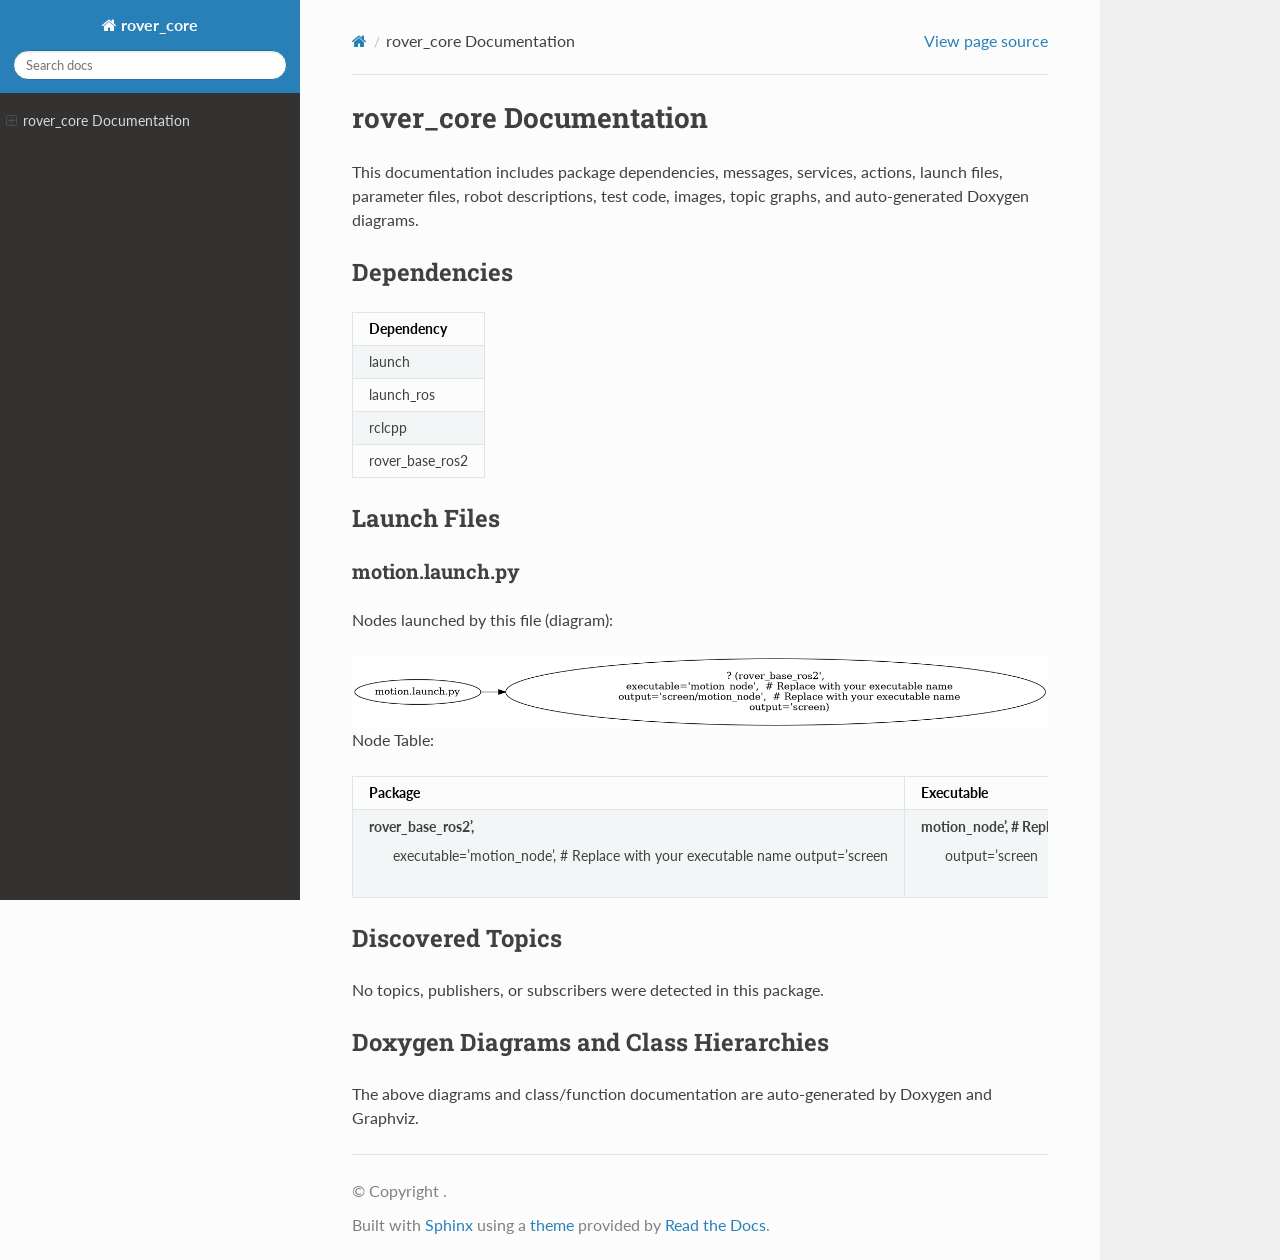
<file: rover_core/ros_docs/_build/html/index.html>
<!DOCTYPE html>
<html class="writer-html5" lang="en" data-content_root="./">
<head>
  <meta charset="utf-8" /><meta name="viewport" content="width=device-width, initial-scale=1" />

  <meta name="viewport" content="width=device-width, initial-scale=1.0" />
  <title>rover_core Documentation &mdash; rover_core 1.0 documentation</title>
      <link rel="stylesheet" type="text/css" href="_static/pygments.css?v=80d5e7a1" />
      <link rel="stylesheet" type="text/css" href="_static/css/theme.css?v=86f27845" />
      <link rel="stylesheet" type="text/css" href="_static/graphviz.css?v=eafc0fe6" />

  
  
        <script src="_static/jquery.js?v=8dae8fb0"></script>
        <script src="_static/_sphinx_javascript_frameworks_compat.js?v=2cd50e6c"></script>
        <script src="_static/documentation_options.js?v=f2a433a1"></script>
        <script src="_static/doctools.js?v=888ff710"></script>
        <script src="_static/sphinx_highlight.js?v=dc90522c"></script>
    <script src="_static/js/theme.js"></script>
    <link rel="index" title="Index" href="genindex.html" />
    <link rel="search" title="Search" href="search.html" /> 
</head>

<body class="wy-body-for-nav"> 
  <div class="wy-grid-for-nav">
    <nav data-toggle="wy-nav-shift" class="wy-nav-side">
      <div class="wy-side-scroll">
        <div class="wy-side-nav-search" >

          
          
          <a href="#" class="icon icon-home">
            rover_core
          </a>
<div role="search">
  <form id="rtd-search-form" class="wy-form" action="search.html" method="get">
    <input type="text" name="q" placeholder="Search docs" aria-label="Search docs" />
    <input type="hidden" name="check_keywords" value="yes" />
    <input type="hidden" name="area" value="default" />
  </form>
</div>
        </div><div class="wy-menu wy-menu-vertical" data-spy="affix" role="navigation" aria-label="Navigation menu">
              <!-- Local TOC -->
              <div class="local-toc"><ul>
<li><a class="reference internal" href="#">rover_core Documentation</a><ul>
<li><a class="reference internal" href="#dependencies">Dependencies</a></li>
<li><a class="reference internal" href="#launch-files">Launch Files</a><ul>
<li><a class="reference internal" href="#motion-launch-py">motion.launch.py</a></li>
</ul>
</li>
<li><a class="reference internal" href="#discovered-topics">Discovered Topics</a></li>
<li><a class="reference internal" href="#doxygen-diagrams-and-class-hierarchies">Doxygen Diagrams and Class Hierarchies</a></li>
</ul>
</li>
</ul>
</div>
        </div>
      </div>
    </nav>

    <section data-toggle="wy-nav-shift" class="wy-nav-content-wrap"><nav class="wy-nav-top" aria-label="Mobile navigation menu" >
          <i data-toggle="wy-nav-top" class="fa fa-bars"></i>
          <a href="#">rover_core</a>
      </nav>

      <div class="wy-nav-content">
        <div class="rst-content">
          <div role="navigation" aria-label="Page navigation">
  <ul class="wy-breadcrumbs">
      <li><a href="#" class="icon icon-home" aria-label="Home"></a></li>
      <li class="breadcrumb-item active">rover_core Documentation</li>
      <li class="wy-breadcrumbs-aside">
            <a href="_sources/index.rst.txt" rel="nofollow"> View page source</a>
      </li>
  </ul>
  <hr/>
</div>
          <div role="main" class="document" itemscope="itemscope" itemtype="http://schema.org/Article">
           <div itemprop="articleBody">
             
  <section id="motion-rover-ros2-documentation">
<h1>rover_core Documentation<a class="headerlink" href="#motion-rover-ros2-documentation" title="Link to this heading"></a></h1>
<p>This documentation includes package dependencies, messages, services, actions, launch files, parameter files, robot descriptions, test code, images, topic graphs, and auto-generated Doxygen diagrams.</p>
<section id="dependencies">
<h2>Dependencies<a class="headerlink" href="#dependencies" title="Link to this heading"></a></h2>
<table class="docutils align-default">
<thead>
<tr class="row-odd"><th class="head"><p>Dependency</p></th>
</tr>
</thead>
<tbody>
<tr class="row-even"><td><p>launch</p></td>
</tr>
<tr class="row-odd"><td><p>launch_ros</p></td>
</tr>
<tr class="row-even"><td><p>rclcpp</p></td>
</tr>
<tr class="row-odd"><td><p>rover_base_ros2</p></td>
</tr>
</tbody>
</table>
</section>
<section id="launch-files">
<span id="launch-docs"></span><h2>Launch Files<a class="headerlink" href="#launch-files" title="Link to this heading"></a></h2>
<section id="motion-launch-py">
<h3>motion.launch.py<a class="headerlink" href="#motion-launch-py" title="Link to this heading"></a></h3>
<p>Nodes launched by this file (diagram):</p>
<div class="graphviz"><img src="_images/graphviz-5b458d333ccb2699de94a48e95da58c3f25563c7.png" alt="digraph G {
   size=&quot;&quot;;
   ratio=fill;
   rankdir=LR;
   &quot;motion.launch.py&quot; -&gt; &quot;? (rover_base_ros2',
         executable='motion_node',  # Replace with your executable name
         output='screen/motion_node',  # Replace with your executable name
         output='screen)&quot;;
}" class="graphviz" /></div>
<p>Node Table:</p>
<table class="docutils align-default">
<thead>
<tr class="row-odd"><th class="head"><p>Package</p></th>
<th class="head"><p>Executable</p></th>
<th class="head"><p>Name</p></th>
</tr>
</thead>
<tbody>
<tr class="row-even"><td><dl class="simple">
<dt>rover_base_ros2’,</dt><dd><p>executable=’motion_node’,  # Replace with your executable name
output=’screen</p>
</dd>
</dl>
</td>
<td><dl class="simple">
<dt>motion_node’,  # Replace with your executable name</dt><dd><p>output=’screen</p>
</dd>
</dl>
</td>
<td><p>?</p></td>
</tr>
</tbody>
</table>
</section>
</section>
<section id="discovered-topics">
<h2>Discovered Topics<a class="headerlink" href="#discovered-topics" title="Link to this heading"></a></h2>
<p>No topics, publishers, or subscribers were detected in this package.</p>
</section>
<section id="doxygen-diagrams-and-class-hierarchies">
<h2>Doxygen Diagrams and Class Hierarchies<a class="headerlink" href="#doxygen-diagrams-and-class-hierarchies" title="Link to this heading"></a></h2>
<div class="toctree-wrapper compound">
</div>
<p>The above diagrams and class/function documentation are auto-generated by Doxygen and Graphviz.</p>
</section>
</section>


           </div>
          </div>
          <footer>

  <hr/>

  <div role="contentinfo">
    <p>&#169; Copyright .</p>
  </div>

  Built with <a href="https://www.sphinx-doc.org/">Sphinx</a> using a
    <a href="https://github.com/readthedocs/sphinx_rtd_theme">theme</a>
    provided by <a href="https://readthedocs.org">Read the Docs</a>.
   

</footer>
        </div>
      </div>
    </section>
  </div>
  <script>
      jQuery(function () {
          SphinxRtdTheme.Navigation.enable(true);
      });
  </script> 

</body>
</html>
</file>
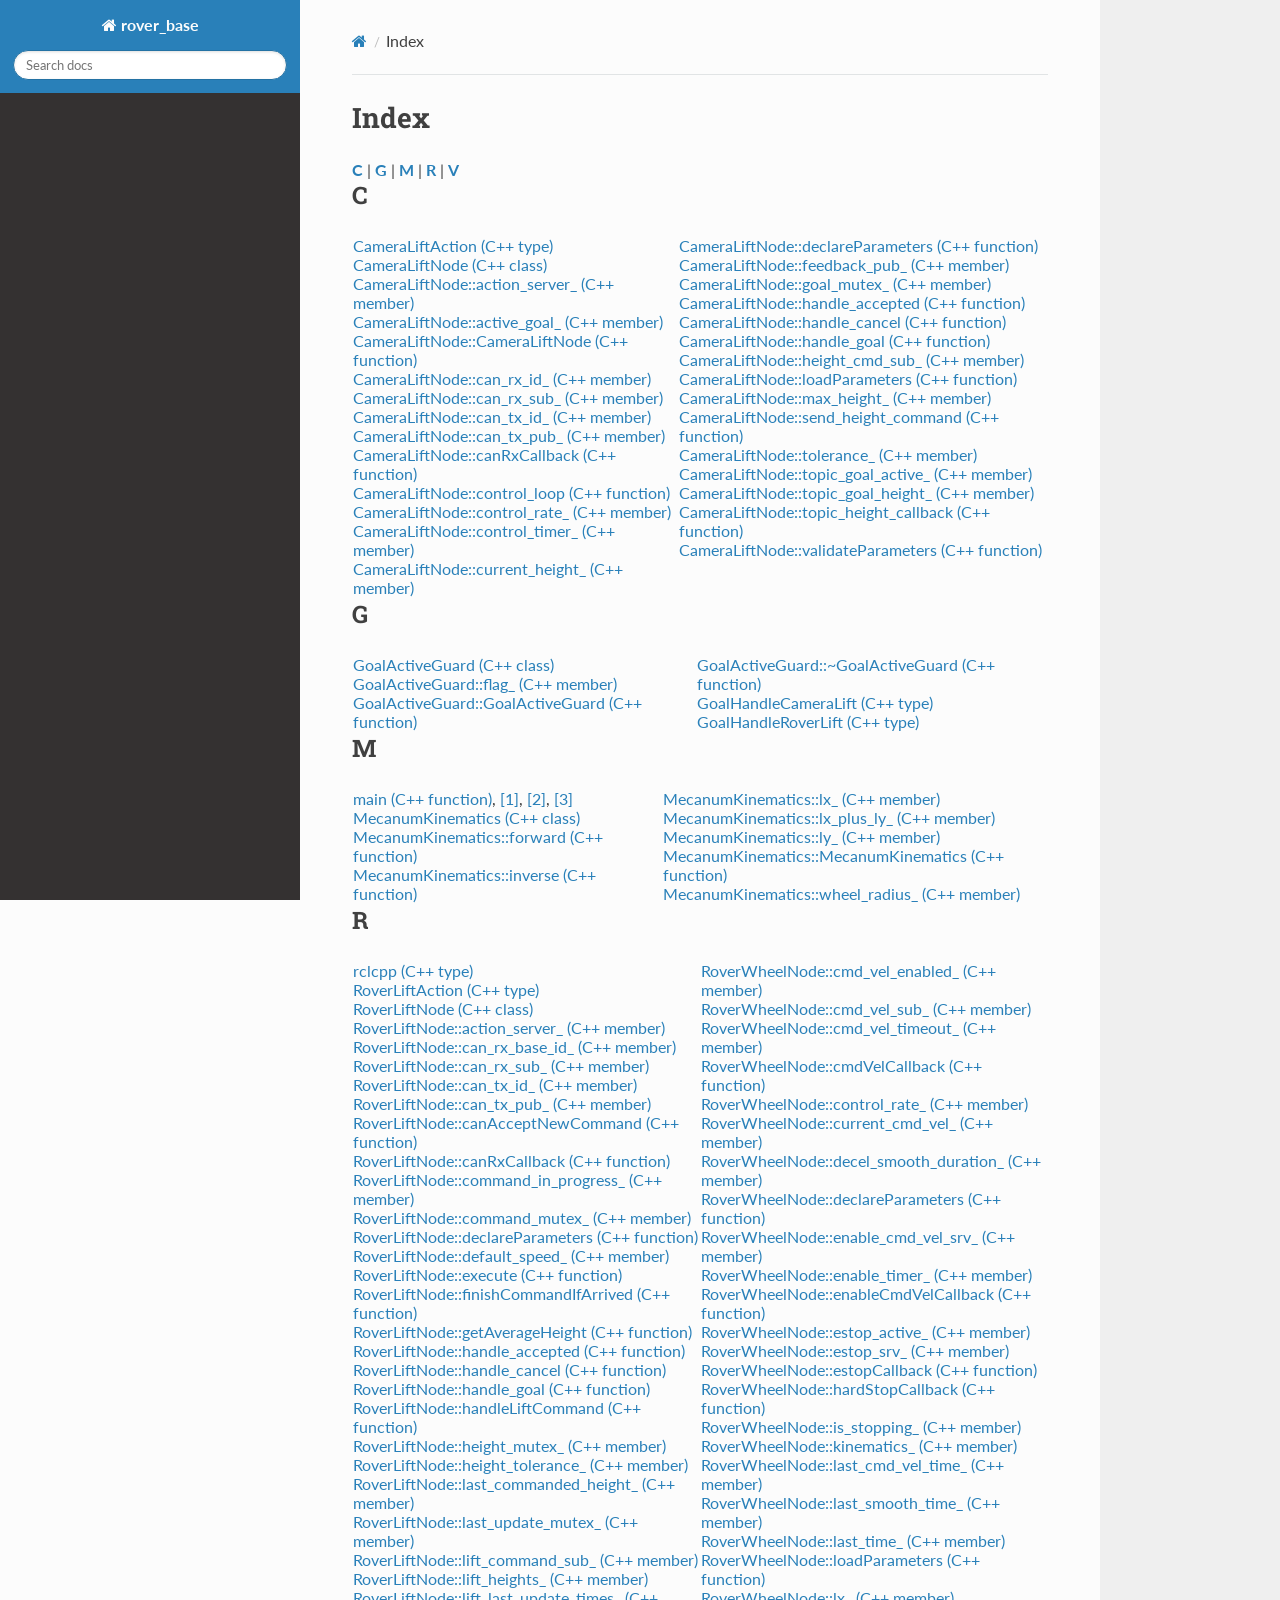
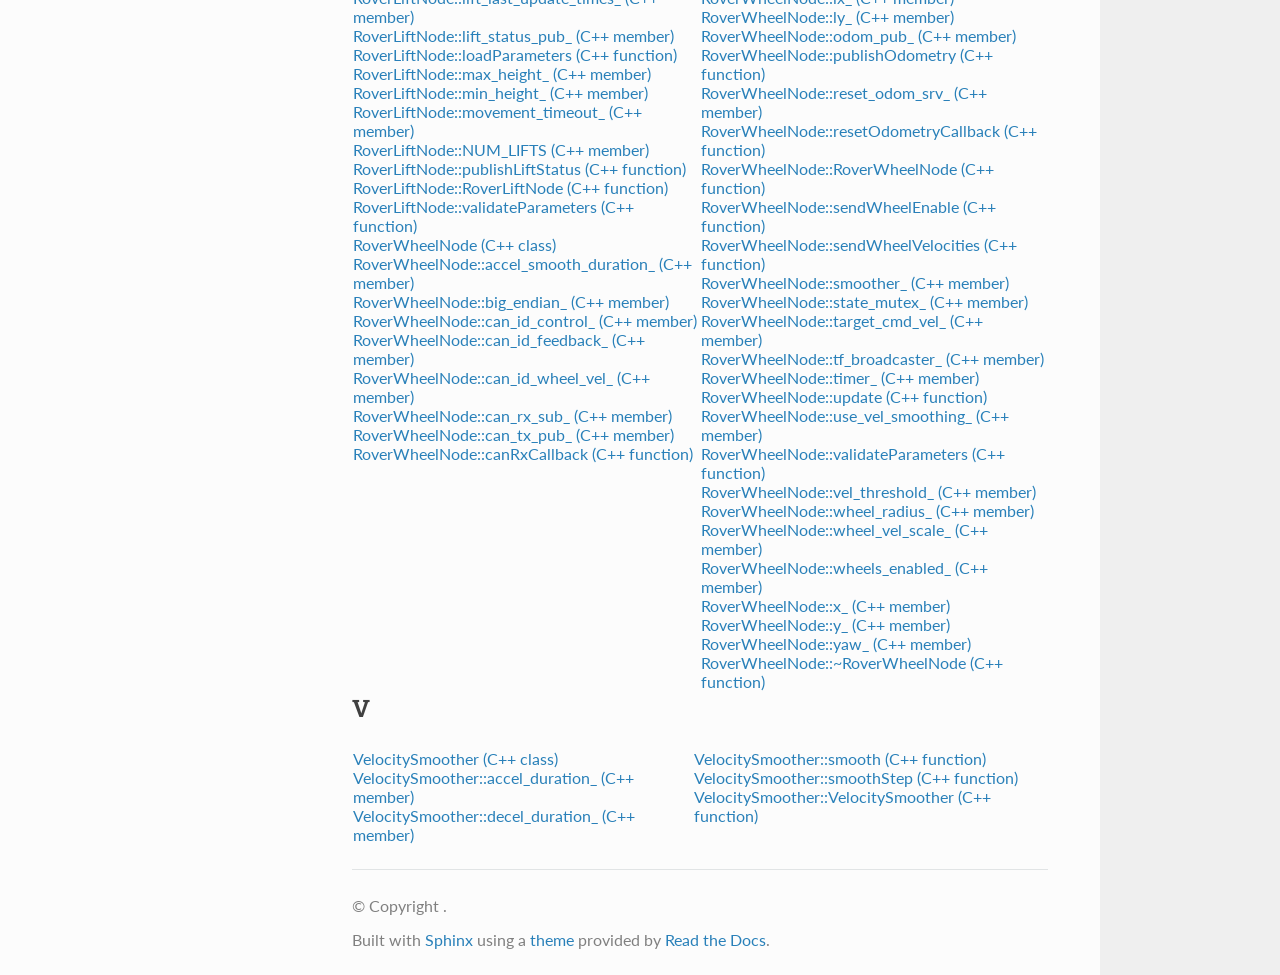
<file: rover_base/ros_docs/_build/html/genindex.html>
<!DOCTYPE html>
<html class="writer-html5" lang="en" data-content_root="./">
<head>
  <meta charset="utf-8" />
  <meta name="viewport" content="width=device-width, initial-scale=1.0" />
  <title>Index &mdash; rover_base 1.0 documentation</title>
      <link rel="stylesheet" type="text/css" href="_static/pygments.css?v=80d5e7a1" />
      <link rel="stylesheet" type="text/css" href="_static/css/theme.css?v=86f27845" />
      <link rel="stylesheet" type="text/css" href="_static/graphviz.css?v=eafc0fe6" />

  
  
        <script src="_static/jquery.js?v=8dae8fb0"></script>
        <script src="_static/_sphinx_javascript_frameworks_compat.js?v=2cd50e6c"></script>
        <script src="_static/documentation_options.js?v=f2a433a1"></script>
        <script src="_static/doctools.js?v=888ff710"></script>
        <script src="_static/sphinx_highlight.js?v=dc90522c"></script>
    <script src="_static/js/theme.js"></script>
    <link rel="index" title="Index" href="#" />
    <link rel="search" title="Search" href="search.html" /> 
</head>

<body class="wy-body-for-nav"> 
  <div class="wy-grid-for-nav">
    <nav data-toggle="wy-nav-shift" class="wy-nav-side">
      <div class="wy-side-scroll">
        <div class="wy-side-nav-search" >

          
          
          <a href="index.html" class="icon icon-home">
            rover_base
          </a>
<div role="search">
  <form id="rtd-search-form" class="wy-form" action="search.html" method="get">
    <input type="text" name="q" placeholder="Search docs" aria-label="Search docs" />
    <input type="hidden" name="check_keywords" value="yes" />
    <input type="hidden" name="area" value="default" />
  </form>
</div>
        </div><div class="wy-menu wy-menu-vertical" data-spy="affix" role="navigation" aria-label="Navigation menu">
              <!-- Local TOC -->
              <div class="local-toc"></div>
        </div>
      </div>
    </nav>

    <section data-toggle="wy-nav-shift" class="wy-nav-content-wrap"><nav class="wy-nav-top" aria-label="Mobile navigation menu" >
          <i data-toggle="wy-nav-top" class="fa fa-bars"></i>
          <a href="index.html">rover_base</a>
      </nav>

      <div class="wy-nav-content">
        <div class="rst-content">
          <div role="navigation" aria-label="Page navigation">
  <ul class="wy-breadcrumbs">
      <li><a href="index.html" class="icon icon-home" aria-label="Home"></a></li>
      <li class="breadcrumb-item active">Index</li>
      <li class="wy-breadcrumbs-aside">
      </li>
  </ul>
  <hr/>
</div>
          <div role="main" class="document" itemscope="itemscope" itemtype="http://schema.org/Article">
           <div itemprop="articleBody">
             

<h1 id="index">Index</h1>

<div class="genindex-jumpbox">
 <a href="#C"><strong>C</strong></a>
 | <a href="#G"><strong>G</strong></a>
 | <a href="#M"><strong>M</strong></a>
 | <a href="#R"><strong>R</strong></a>
 | <a href="#V"><strong>V</strong></a>
 
</div>
<h2 id="C">C</h2>
<table style="width: 100%" class="indextable genindextable"><tr>
  <td style="width: 33%; vertical-align: top;"><ul>
      <li><a href="index.html#_CPPv416CameraLiftAction">CameraLiftAction (C++ type)</a>
</li>
      <li><a href="index.html#_CPPv414CameraLiftNode">CameraLiftNode (C++ class)</a>
</li>
      <li><a href="index.html#_CPPv4N14CameraLiftNode14action_server_E">CameraLiftNode::action_server_ (C++ member)</a>
</li>
      <li><a href="index.html#_CPPv4N14CameraLiftNode12active_goal_E">CameraLiftNode::active_goal_ (C++ member)</a>
</li>
      <li><a href="index.html#_CPPv4N14CameraLiftNode14CameraLiftNodeEv">CameraLiftNode::CameraLiftNode (C++ function)</a>
</li>
      <li><a href="index.html#_CPPv4N14CameraLiftNode10can_rx_id_E">CameraLiftNode::can_rx_id_ (C++ member)</a>
</li>
      <li><a href="index.html#_CPPv4N14CameraLiftNode11can_rx_sub_E">CameraLiftNode::can_rx_sub_ (C++ member)</a>
</li>
      <li><a href="index.html#_CPPv4N14CameraLiftNode10can_tx_id_E">CameraLiftNode::can_tx_id_ (C++ member)</a>
</li>
      <li><a href="index.html#_CPPv4N14CameraLiftNode11can_tx_pub_E">CameraLiftNode::can_tx_pub_ (C++ member)</a>
</li>
      <li><a href="index.html#_CPPv4N14CameraLiftNode13canRxCallbackEKN8can_msgs3msg5Frame9SharedPtrE">CameraLiftNode::canRxCallback (C++ function)</a>
</li>
      <li><a href="index.html#_CPPv4N14CameraLiftNode12control_loopEv">CameraLiftNode::control_loop (C++ function)</a>
</li>
      <li><a href="index.html#_CPPv4N14CameraLiftNode13control_rate_E">CameraLiftNode::control_rate_ (C++ member)</a>
</li>
      <li><a href="index.html#_CPPv4N14CameraLiftNode14control_timer_E">CameraLiftNode::control_timer_ (C++ member)</a>
</li>
      <li><a href="index.html#_CPPv4N14CameraLiftNode15current_height_E">CameraLiftNode::current_height_ (C++ member)</a>
</li>
  </ul></td>
  <td style="width: 33%; vertical-align: top;"><ul>
      <li><a href="index.html#_CPPv4N14CameraLiftNode17declareParametersEv">CameraLiftNode::declareParameters (C++ function)</a>
</li>
      <li><a href="index.html#_CPPv4N14CameraLiftNode13feedback_pub_E">CameraLiftNode::feedback_pub_ (C++ member)</a>
</li>
      <li><a href="index.html#_CPPv4N14CameraLiftNode11goal_mutex_E">CameraLiftNode::goal_mutex_ (C++ member)</a>
</li>
      <li><a href="index.html#_CPPv4N14CameraLiftNode15handle_acceptedEKNSt10shared_ptrI20GoalHandleCameraLiftEE">CameraLiftNode::handle_accepted (C++ function)</a>
</li>
      <li><a href="index.html#_CPPv4N14CameraLiftNode13handle_cancelEKNSt10shared_ptrI20GoalHandleCameraLiftEE">CameraLiftNode::handle_cancel (C++ function)</a>
</li>
      <li><a href="index.html#_CPPv4N14CameraLiftNode11handle_goalERKN13rclcpp_action8GoalUUIDENSt10shared_ptrIKN16CameraLiftAction4GoalEEE">CameraLiftNode::handle_goal (C++ function)</a>
</li>
      <li><a href="index.html#_CPPv4N14CameraLiftNode15height_cmd_sub_E">CameraLiftNode::height_cmd_sub_ (C++ member)</a>
</li>
      <li><a href="index.html#_CPPv4N14CameraLiftNode14loadParametersEv">CameraLiftNode::loadParameters (C++ function)</a>
</li>
      <li><a href="index.html#_CPPv4N14CameraLiftNode11max_height_E">CameraLiftNode::max_height_ (C++ member)</a>
</li>
      <li><a href="index.html#_CPPv4N14CameraLiftNode19send_height_commandEd">CameraLiftNode::send_height_command (C++ function)</a>
</li>
      <li><a href="index.html#_CPPv4N14CameraLiftNode10tolerance_E">CameraLiftNode::tolerance_ (C++ member)</a>
</li>
      <li><a href="index.html#_CPPv4N14CameraLiftNode18topic_goal_active_E">CameraLiftNode::topic_goal_active_ (C++ member)</a>
</li>
      <li><a href="index.html#_CPPv4N14CameraLiftNode18topic_goal_height_E">CameraLiftNode::topic_goal_height_ (C++ member)</a>
</li>
      <li><a href="index.html#_CPPv4N14CameraLiftNode21topic_height_callbackEKN8std_msgs3msg7Float329SharedPtrE">CameraLiftNode::topic_height_callback (C++ function)</a>
</li>
      <li><a href="index.html#_CPPv4N14CameraLiftNode18validateParametersEv">CameraLiftNode::validateParameters (C++ function)</a>
</li>
  </ul></td>
</tr></table>

<h2 id="G">G</h2>
<table style="width: 100%" class="indextable genindextable"><tr>
  <td style="width: 33%; vertical-align: top;"><ul>
      <li><a href="index.html#_CPPv415GoalActiveGuard">GoalActiveGuard (C++ class)</a>
</li>
      <li><a href="index.html#_CPPv4N15GoalActiveGuard5flag_E">GoalActiveGuard::flag_ (C++ member)</a>
</li>
      <li><a href="index.html#_CPPv4N15GoalActiveGuard15GoalActiveGuardERNSt6atomicIbEE">GoalActiveGuard::GoalActiveGuard (C++ function)</a>
</li>
  </ul></td>
  <td style="width: 33%; vertical-align: top;"><ul>
      <li><a href="index.html#_CPPv4N15GoalActiveGuardD0Ev">GoalActiveGuard::~GoalActiveGuard (C++ function)</a>
</li>
      <li><a href="index.html#_CPPv420GoalHandleCameraLift">GoalHandleCameraLift (C++ type)</a>
</li>
      <li><a href="index.html#_CPPv419GoalHandleRoverLift">GoalHandleRoverLift (C++ type)</a>
</li>
  </ul></td>
</tr></table>

<h2 id="M">M</h2>
<table style="width: 100%" class="indextable genindextable"><tr>
  <td style="width: 33%; vertical-align: top;"><ul>
      <li><a href="index.html#_CPPv44mainiA_Pc">main (C++ function)</a>, <a href="index.html#_CPPv44mainiPPc">[1]</a>, <a href="index.html#_CPPv44mainiPPc">[2]</a>, <a href="index.html#_CPPv44mainiPPc">[3]</a>
</li>
      <li><a href="index.html#_CPPv417MecanumKinematics">MecanumKinematics (C++ class)</a>
</li>
      <li><a href="index.html#_CPPv4NK17MecanumKinematics7forwardERKNSt5arrayIdXL4EEEE">MecanumKinematics::forward (C++ function)</a>
</li>
      <li><a href="index.html#_CPPv4NK17MecanumKinematics7inverseERKNSt5arrayIdXL3EEEE">MecanumKinematics::inverse (C++ function)</a>
</li>
  </ul></td>
  <td style="width: 33%; vertical-align: top;"><ul>
      <li><a href="index.html#_CPPv4N17MecanumKinematics3lx_E">MecanumKinematics::lx_ (C++ member)</a>
</li>
      <li><a href="index.html#_CPPv4N17MecanumKinematics11lx_plus_ly_E">MecanumKinematics::lx_plus_ly_ (C++ member)</a>
</li>
      <li><a href="index.html#_CPPv4N17MecanumKinematics3ly_E">MecanumKinematics::ly_ (C++ member)</a>
</li>
      <li><a href="index.html#_CPPv4N17MecanumKinematics17MecanumKinematicsEddd">MecanumKinematics::MecanumKinematics (C++ function)</a>
</li>
      <li><a href="index.html#_CPPv4N17MecanumKinematics13wheel_radius_E">MecanumKinematics::wheel_radius_ (C++ member)</a>
</li>
  </ul></td>
</tr></table>

<h2 id="R">R</h2>
<table style="width: 100%" class="indextable genindextable"><tr>
  <td style="width: 33%; vertical-align: top;"><ul>
      <li><a href="index.html#_CPPv46rclcpp">rclcpp (C++ type)</a>
</li>
      <li><a href="index.html#_CPPv415RoverLiftAction">RoverLiftAction (C++ type)</a>
</li>
      <li><a href="index.html#_CPPv413RoverLiftNode">RoverLiftNode (C++ class)</a>
</li>
      <li><a href="index.html#_CPPv4N13RoverLiftNode14action_server_E">RoverLiftNode::action_server_ (C++ member)</a>
</li>
      <li><a href="index.html#_CPPv4N13RoverLiftNode15can_rx_base_id_E">RoverLiftNode::can_rx_base_id_ (C++ member)</a>
</li>
      <li><a href="index.html#_CPPv4N13RoverLiftNode11can_rx_sub_E">RoverLiftNode::can_rx_sub_ (C++ member)</a>
</li>
      <li><a href="index.html#_CPPv4N13RoverLiftNode10can_tx_id_E">RoverLiftNode::can_tx_id_ (C++ member)</a>
</li>
      <li><a href="index.html#_CPPv4N13RoverLiftNode11can_tx_pub_E">RoverLiftNode::can_tx_pub_ (C++ member)</a>
</li>
      <li><a href="index.html#_CPPv4N13RoverLiftNode19canAcceptNewCommandEv">RoverLiftNode::canAcceptNewCommand (C++ function)</a>
</li>
      <li><a href="index.html#_CPPv4N13RoverLiftNode13canRxCallbackEKN8can_msgs3msg5Frame9SharedPtrE">RoverLiftNode::canRxCallback (C++ function)</a>
</li>
      <li><a href="index.html#_CPPv4N13RoverLiftNode20command_in_progress_E">RoverLiftNode::command_in_progress_ (C++ member)</a>
</li>
      <li><a href="index.html#_CPPv4N13RoverLiftNode14command_mutex_E">RoverLiftNode::command_mutex_ (C++ member)</a>
</li>
      <li><a href="index.html#_CPPv4N13RoverLiftNode17declareParametersEv">RoverLiftNode::declareParameters (C++ function)</a>
</li>
      <li><a href="index.html#_CPPv4N13RoverLiftNode14default_speed_E">RoverLiftNode::default_speed_ (C++ member)</a>
</li>
      <li><a href="index.html#_CPPv4N13RoverLiftNode7executeEKNSt10shared_ptrI19GoalHandleRoverLiftEE">RoverLiftNode::execute (C++ function)</a>
</li>
      <li><a href="index.html#_CPPv4N13RoverLiftNode22finishCommandIfArrivedEv">RoverLiftNode::finishCommandIfArrived (C++ function)</a>
</li>
      <li><a href="index.html#_CPPv4N13RoverLiftNode16getAverageHeightEv">RoverLiftNode::getAverageHeight (C++ function)</a>
</li>
      <li><a href="index.html#_CPPv4N13RoverLiftNode15handle_acceptedEKNSt10shared_ptrI19GoalHandleRoverLiftEE">RoverLiftNode::handle_accepted (C++ function)</a>
</li>
      <li><a href="index.html#_CPPv4N13RoverLiftNode13handle_cancelEKNSt10shared_ptrI19GoalHandleRoverLiftEE">RoverLiftNode::handle_cancel (C++ function)</a>
</li>
      <li><a href="index.html#_CPPv4N13RoverLiftNode11handle_goalERKN13rclcpp_action8GoalUUIDENSt10shared_ptrIKN15RoverLiftAction4GoalEEE">RoverLiftNode::handle_goal (C++ function)</a>
</li>
      <li><a href="index.html#_CPPv4N13RoverLiftNode17handleLiftCommandEd">RoverLiftNode::handleLiftCommand (C++ function)</a>
</li>
      <li><a href="index.html#_CPPv4N13RoverLiftNode13height_mutex_E">RoverLiftNode::height_mutex_ (C++ member)</a>
</li>
      <li><a href="index.html#_CPPv4N13RoverLiftNode17height_tolerance_E">RoverLiftNode::height_tolerance_ (C++ member)</a>
</li>
      <li><a href="index.html#_CPPv4N13RoverLiftNode22last_commanded_height_E">RoverLiftNode::last_commanded_height_ (C++ member)</a>
</li>
      <li><a href="index.html#_CPPv4N13RoverLiftNode18last_update_mutex_E">RoverLiftNode::last_update_mutex_ (C++ member)</a>
</li>
      <li><a href="index.html#_CPPv4N13RoverLiftNode17lift_command_sub_E">RoverLiftNode::lift_command_sub_ (C++ member)</a>
</li>
      <li><a href="index.html#_CPPv4N13RoverLiftNode13lift_heights_E">RoverLiftNode::lift_heights_ (C++ member)</a>
</li>
      <li><a href="index.html#_CPPv4N13RoverLiftNode23lift_last_update_times_E">RoverLiftNode::lift_last_update_times_ (C++ member)</a>
</li>
      <li><a href="index.html#_CPPv4N13RoverLiftNode16lift_status_pub_E">RoverLiftNode::lift_status_pub_ (C++ member)</a>
</li>
      <li><a href="index.html#_CPPv4N13RoverLiftNode14loadParametersEv">RoverLiftNode::loadParameters (C++ function)</a>
</li>
      <li><a href="index.html#_CPPv4N13RoverLiftNode11max_height_E">RoverLiftNode::max_height_ (C++ member)</a>
</li>
      <li><a href="index.html#_CPPv4N13RoverLiftNode11min_height_E">RoverLiftNode::min_height_ (C++ member)</a>
</li>
      <li><a href="index.html#_CPPv4N13RoverLiftNode17movement_timeout_E">RoverLiftNode::movement_timeout_ (C++ member)</a>
</li>
      <li><a href="index.html#_CPPv4N13RoverLiftNode9NUM_LIFTSE">RoverLiftNode::NUM_LIFTS (C++ member)</a>
</li>
      <li><a href="index.html#_CPPv4N13RoverLiftNode17publishLiftStatusEv">RoverLiftNode::publishLiftStatus (C++ function)</a>
</li>
      <li><a href="index.html#_CPPv4N13RoverLiftNode13RoverLiftNodeEv">RoverLiftNode::RoverLiftNode (C++ function)</a>
</li>
      <li><a href="index.html#_CPPv4N13RoverLiftNode18validateParametersEv">RoverLiftNode::validateParameters (C++ function)</a>
</li>
      <li><a href="index.html#_CPPv414RoverWheelNode">RoverWheelNode (C++ class)</a>
</li>
      <li><a href="index.html#_CPPv4N14RoverWheelNode22accel_smooth_duration_E">RoverWheelNode::accel_smooth_duration_ (C++ member)</a>
</li>
      <li><a href="index.html#_CPPv4N14RoverWheelNode11big_endian_E">RoverWheelNode::big_endian_ (C++ member)</a>
</li>
      <li><a href="index.html#_CPPv4N14RoverWheelNode15can_id_control_E">RoverWheelNode::can_id_control_ (C++ member)</a>
</li>
      <li><a href="index.html#_CPPv4N14RoverWheelNode16can_id_feedback_E">RoverWheelNode::can_id_feedback_ (C++ member)</a>
</li>
      <li><a href="index.html#_CPPv4N14RoverWheelNode17can_id_wheel_vel_E">RoverWheelNode::can_id_wheel_vel_ (C++ member)</a>
</li>
      <li><a href="index.html#_CPPv4N14RoverWheelNode11can_rx_sub_E">RoverWheelNode::can_rx_sub_ (C++ member)</a>
</li>
      <li><a href="index.html#_CPPv4N14RoverWheelNode11can_tx_pub_E">RoverWheelNode::can_tx_pub_ (C++ member)</a>
</li>
      <li><a href="index.html#_CPPv4N14RoverWheelNode13canRxCallbackEKN8can_msgs3msg5Frame9SharedPtrE">RoverWheelNode::canRxCallback (C++ function)</a>
</li>
  </ul></td>
  <td style="width: 33%; vertical-align: top;"><ul>
      <li><a href="index.html#_CPPv4N14RoverWheelNode16cmd_vel_enabled_E">RoverWheelNode::cmd_vel_enabled_ (C++ member)</a>
</li>
      <li><a href="index.html#_CPPv4N14RoverWheelNode12cmd_vel_sub_E">RoverWheelNode::cmd_vel_sub_ (C++ member)</a>
</li>
      <li><a href="index.html#_CPPv4N14RoverWheelNode16cmd_vel_timeout_E">RoverWheelNode::cmd_vel_timeout_ (C++ member)</a>
</li>
      <li><a href="index.html#_CPPv4N14RoverWheelNode14cmdVelCallbackEKN13geometry_msgs3msg5Twist9SharedPtrE">RoverWheelNode::cmdVelCallback (C++ function)</a>
</li>
      <li><a href="index.html#_CPPv4N14RoverWheelNode13control_rate_E">RoverWheelNode::control_rate_ (C++ member)</a>
</li>
      <li><a href="index.html#_CPPv4N14RoverWheelNode16current_cmd_vel_E">RoverWheelNode::current_cmd_vel_ (C++ member)</a>
</li>
      <li><a href="index.html#_CPPv4N14RoverWheelNode22decel_smooth_duration_E">RoverWheelNode::decel_smooth_duration_ (C++ member)</a>
</li>
      <li><a href="index.html#_CPPv4N14RoverWheelNode17declareParametersEv">RoverWheelNode::declareParameters (C++ function)</a>
</li>
      <li><a href="index.html#_CPPv4N14RoverWheelNode19enable_cmd_vel_srv_E">RoverWheelNode::enable_cmd_vel_srv_ (C++ member)</a>
</li>
      <li><a href="index.html#_CPPv4N14RoverWheelNode13enable_timer_E">RoverWheelNode::enable_timer_ (C++ member)</a>
</li>
      <li><a href="index.html#_CPPv4N14RoverWheelNode20enableCmdVelCallbackEKNSt10shared_ptrIN8std_srvs3srv7SetBool7RequestEEENSt10shared_ptrIN8std_srvs3srv7SetBool8ResponseEEE">RoverWheelNode::enableCmdVelCallback (C++ function)</a>
</li>
      <li><a href="index.html#_CPPv4N14RoverWheelNode13estop_active_E">RoverWheelNode::estop_active_ (C++ member)</a>
</li>
      <li><a href="index.html#_CPPv4N14RoverWheelNode10estop_srv_E">RoverWheelNode::estop_srv_ (C++ member)</a>
</li>
      <li><a href="index.html#_CPPv4N14RoverWheelNode13estopCallbackEKNSt10shared_ptrIN8std_srvs3srv7SetBool7RequestEEENSt10shared_ptrIN8std_srvs3srv7SetBool8ResponseEEE">RoverWheelNode::estopCallback (C++ function)</a>
</li>
      <li><a href="index.html#_CPPv4N14RoverWheelNode16hardStopCallbackEKNSt10shared_ptrIN8std_srvs3srv7Trigger7RequestEEENSt10shared_ptrIN8std_srvs3srv7Trigger8ResponseEEE">RoverWheelNode::hardStopCallback (C++ function)</a>
</li>
      <li><a href="index.html#_CPPv4N14RoverWheelNode12is_stopping_E">RoverWheelNode::is_stopping_ (C++ member)</a>
</li>
      <li><a href="index.html#_CPPv4N14RoverWheelNode11kinematics_E">RoverWheelNode::kinematics_ (C++ member)</a>
</li>
      <li><a href="index.html#_CPPv4N14RoverWheelNode18last_cmd_vel_time_E">RoverWheelNode::last_cmd_vel_time_ (C++ member)</a>
</li>
      <li><a href="index.html#_CPPv4N14RoverWheelNode17last_smooth_time_E">RoverWheelNode::last_smooth_time_ (C++ member)</a>
</li>
      <li><a href="index.html#_CPPv4N14RoverWheelNode10last_time_E">RoverWheelNode::last_time_ (C++ member)</a>
</li>
      <li><a href="index.html#_CPPv4N14RoverWheelNode14loadParametersEv">RoverWheelNode::loadParameters (C++ function)</a>
</li>
      <li><a href="index.html#_CPPv4N14RoverWheelNode3lx_E">RoverWheelNode::lx_ (C++ member)</a>
</li>
      <li><a href="index.html#_CPPv4N14RoverWheelNode3ly_E">RoverWheelNode::ly_ (C++ member)</a>
</li>
      <li><a href="index.html#_CPPv4N14RoverWheelNode9odom_pub_E">RoverWheelNode::odom_pub_ (C++ member)</a>
</li>
      <li><a href="index.html#_CPPv4N14RoverWheelNode15publishOdometryERKN6rclcpp4TimeEddd">RoverWheelNode::publishOdometry (C++ function)</a>
</li>
      <li><a href="index.html#_CPPv4N14RoverWheelNode15reset_odom_srv_E">RoverWheelNode::reset_odom_srv_ (C++ member)</a>
</li>
      <li><a href="index.html#_CPPv4N14RoverWheelNode21resetOdometryCallbackEKNSt10shared_ptrIN8std_srvs3srv7Trigger7RequestEEENSt10shared_ptrIN8std_srvs3srv7Trigger8ResponseEEE">RoverWheelNode::resetOdometryCallback (C++ function)</a>
</li>
      <li><a href="index.html#_CPPv4N14RoverWheelNode14RoverWheelNodeEv">RoverWheelNode::RoverWheelNode (C++ function)</a>
</li>
      <li><a href="index.html#_CPPv4N14RoverWheelNode15sendWheelEnableEb">RoverWheelNode::sendWheelEnable (C++ function)</a>
</li>
      <li><a href="index.html#_CPPv4N14RoverWheelNode19sendWheelVelocitiesERKNSt5arrayIdXL4EEEE">RoverWheelNode::sendWheelVelocities (C++ function)</a>
</li>
      <li><a href="index.html#_CPPv4N14RoverWheelNode9smoother_E">RoverWheelNode::smoother_ (C++ member)</a>
</li>
      <li><a href="index.html#_CPPv4N14RoverWheelNode12state_mutex_E">RoverWheelNode::state_mutex_ (C++ member)</a>
</li>
      <li><a href="index.html#_CPPv4N14RoverWheelNode15target_cmd_vel_E">RoverWheelNode::target_cmd_vel_ (C++ member)</a>
</li>
      <li><a href="index.html#_CPPv4N14RoverWheelNode15tf_broadcaster_E">RoverWheelNode::tf_broadcaster_ (C++ member)</a>
</li>
      <li><a href="index.html#_CPPv4N14RoverWheelNode6timer_E">RoverWheelNode::timer_ (C++ member)</a>
</li>
      <li><a href="index.html#_CPPv4N14RoverWheelNode6updateEv">RoverWheelNode::update (C++ function)</a>
</li>
      <li><a href="index.html#_CPPv4N14RoverWheelNode18use_vel_smoothing_E">RoverWheelNode::use_vel_smoothing_ (C++ member)</a>
</li>
      <li><a href="index.html#_CPPv4N14RoverWheelNode18validateParametersEv">RoverWheelNode::validateParameters (C++ function)</a>
</li>
      <li><a href="index.html#_CPPv4N14RoverWheelNode14vel_threshold_E">RoverWheelNode::vel_threshold_ (C++ member)</a>
</li>
      <li><a href="index.html#_CPPv4N14RoverWheelNode13wheel_radius_E">RoverWheelNode::wheel_radius_ (C++ member)</a>
</li>
      <li><a href="index.html#_CPPv4N14RoverWheelNode16wheel_vel_scale_E">RoverWheelNode::wheel_vel_scale_ (C++ member)</a>
</li>
      <li><a href="index.html#_CPPv4N14RoverWheelNode15wheels_enabled_E">RoverWheelNode::wheels_enabled_ (C++ member)</a>
</li>
      <li><a href="index.html#_CPPv4N14RoverWheelNode2x_E">RoverWheelNode::x_ (C++ member)</a>
</li>
      <li><a href="index.html#_CPPv4N14RoverWheelNode2y_E">RoverWheelNode::y_ (C++ member)</a>
</li>
      <li><a href="index.html#_CPPv4N14RoverWheelNode4yaw_E">RoverWheelNode::yaw_ (C++ member)</a>
</li>
      <li><a href="index.html#_CPPv4N14RoverWheelNodeD0Ev">RoverWheelNode::~RoverWheelNode (C++ function)</a>
</li>
  </ul></td>
</tr></table>

<h2 id="V">V</h2>
<table style="width: 100%" class="indextable genindextable"><tr>
  <td style="width: 33%; vertical-align: top;"><ul>
      <li><a href="index.html#_CPPv416VelocitySmoother">VelocitySmoother (C++ class)</a>
</li>
      <li><a href="index.html#_CPPv4N16VelocitySmoother15accel_duration_E">VelocitySmoother::accel_duration_ (C++ member)</a>
</li>
      <li><a href="index.html#_CPPv4N16VelocitySmoother15decel_duration_E">VelocitySmoother::decel_duration_ (C++ member)</a>
</li>
  </ul></td>
  <td style="width: 33%; vertical-align: top;"><ul>
      <li><a href="index.html#_CPPv4NK16VelocitySmoother6smoothERKNSt5arrayIdXL3EEEERKNSt5arrayIdXL3EEEEdb">VelocitySmoother::smooth (C++ function)</a>
</li>
      <li><a href="index.html#_CPPv4N16VelocitySmoother10smoothStepEdddd">VelocitySmoother::smoothStep (C++ function)</a>
</li>
      <li><a href="index.html#_CPPv4N16VelocitySmoother16VelocitySmootherEdd">VelocitySmoother::VelocitySmoother (C++ function)</a>
</li>
  </ul></td>
</tr></table>



           </div>
          </div>
          <footer>

  <hr/>

  <div role="contentinfo">
    <p>&#169; Copyright .</p>
  </div>

  Built with <a href="https://www.sphinx-doc.org/">Sphinx</a> using a
    <a href="https://github.com/readthedocs/sphinx_rtd_theme">theme</a>
    provided by <a href="https://readthedocs.org">Read the Docs</a>.
   

</footer>
        </div>
      </div>
    </section>
  </div>
  <script>
      jQuery(function () {
          SphinxRtdTheme.Navigation.enable(true);
      });
  </script> 

</body>
</html>
</file>
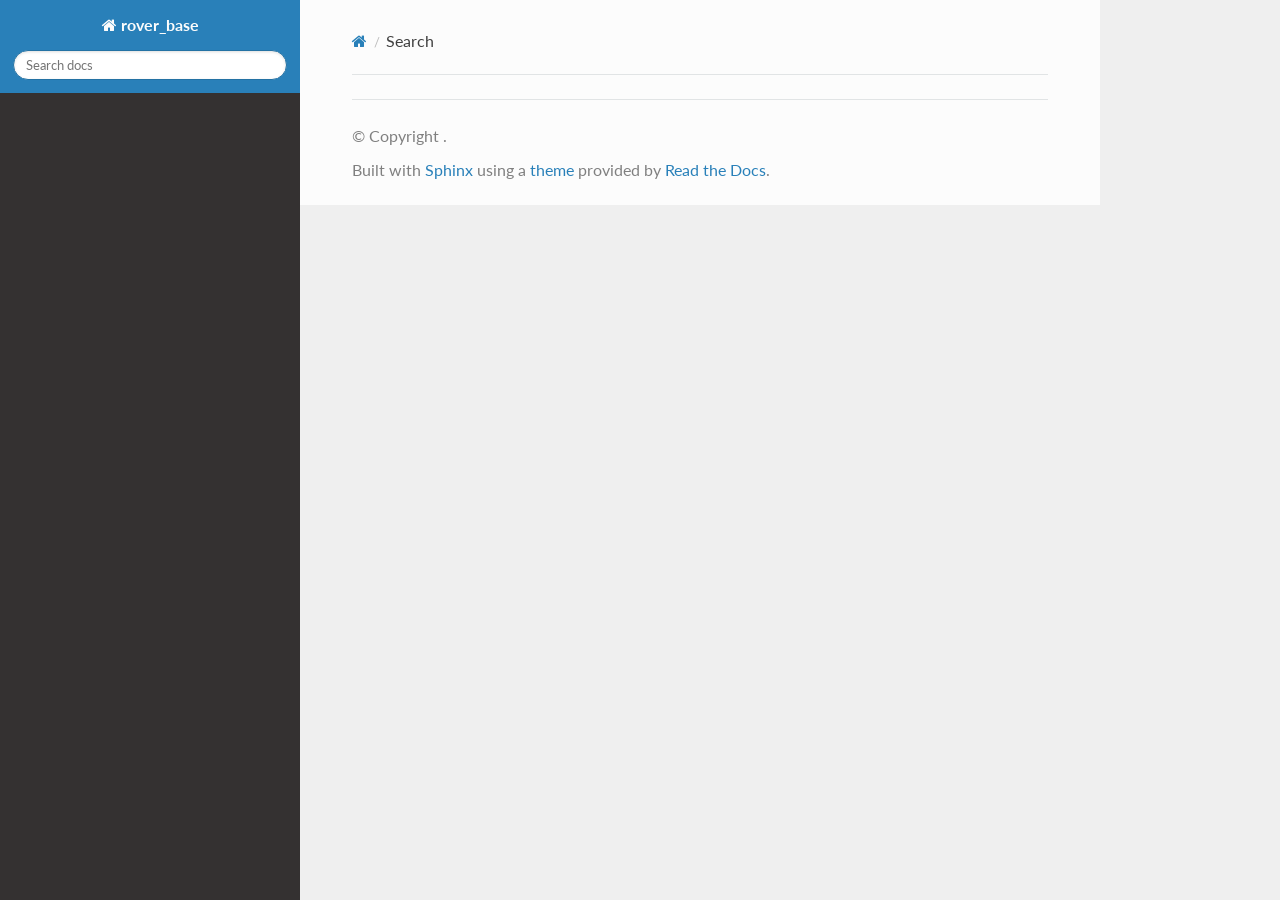
<file: rover_base/ros_docs/_build/html/search.html>
<!DOCTYPE html>
<html class="writer-html5" lang="en" data-content_root="./">
<head>
  <meta charset="utf-8" />
  <meta name="viewport" content="width=device-width, initial-scale=1.0" />
  <title>Search &mdash; rover_base 1.0 documentation</title>
      <link rel="stylesheet" type="text/css" href="_static/pygments.css?v=80d5e7a1" />
      <link rel="stylesheet" type="text/css" href="_static/css/theme.css?v=86f27845" />
      <link rel="stylesheet" type="text/css" href="_static/graphviz.css?v=eafc0fe6" />

  
    
  
        <script src="_static/jquery.js?v=8dae8fb0"></script>
        <script src="_static/_sphinx_javascript_frameworks_compat.js?v=2cd50e6c"></script>
        <script src="_static/documentation_options.js?v=f2a433a1"></script>
        <script src="_static/doctools.js?v=888ff710"></script>
        <script src="_static/sphinx_highlight.js?v=dc90522c"></script>
    <script src="_static/js/theme.js"></script>
    <script src="_static/searchtools.js"></script>
    <script src="_static/language_data.js"></script>
    <link rel="index" title="Index" href="genindex.html" />
    <link rel="search" title="Search" href="#" /> 
</head>

<body class="wy-body-for-nav"> 
  <div class="wy-grid-for-nav">
    <nav data-toggle="wy-nav-shift" class="wy-nav-side">
      <div class="wy-side-scroll">
        <div class="wy-side-nav-search" >

          
          
          <a href="index.html" class="icon icon-home">
            rover_base
          </a>
<div role="search">
  <form id="rtd-search-form" class="wy-form" action="#" method="get">
    <input type="text" name="q" placeholder="Search docs" aria-label="Search docs" />
    <input type="hidden" name="check_keywords" value="yes" />
    <input type="hidden" name="area" value="default" />
  </form>
</div>
        </div><div class="wy-menu wy-menu-vertical" data-spy="affix" role="navigation" aria-label="Navigation menu">
              <!-- Local TOC -->
              <div class="local-toc"></div>
        </div>
      </div>
    </nav>

    <section data-toggle="wy-nav-shift" class="wy-nav-content-wrap"><nav class="wy-nav-top" aria-label="Mobile navigation menu" >
          <i data-toggle="wy-nav-top" class="fa fa-bars"></i>
          <a href="index.html">rover_base</a>
      </nav>

      <div class="wy-nav-content">
        <div class="rst-content">
          <div role="navigation" aria-label="Page navigation">
  <ul class="wy-breadcrumbs">
      <li><a href="index.html" class="icon icon-home" aria-label="Home"></a></li>
      <li class="breadcrumb-item active">Search</li>
      <li class="wy-breadcrumbs-aside">
      </li>
  </ul>
  <hr/>
</div>
          <div role="main" class="document" itemscope="itemscope" itemtype="http://schema.org/Article">
           <div itemprop="articleBody">
             
  <noscript>
  <div id="fallback" class="admonition warning">
    <p class="last">
      Please activate JavaScript to enable the search functionality.
    </p>
  </div>
  </noscript>

  
  <div id="search-results">
  
  </div>

           </div>
          </div>
          <footer>

  <hr/>

  <div role="contentinfo">
    <p>&#169; Copyright .</p>
  </div>

  Built with <a href="https://www.sphinx-doc.org/">Sphinx</a> using a
    <a href="https://github.com/readthedocs/sphinx_rtd_theme">theme</a>
    provided by <a href="https://readthedocs.org">Read the Docs</a>.
   

</footer>
        </div>
      </div>
    </section>
  </div>
  <script>
      jQuery(function () {
          SphinxRtdTheme.Navigation.enable(true);
      });
  </script>
  <script>
    jQuery(function() { Search.loadIndex("searchindex.js"); });
  </script>
  
  <script id="searchindexloader"></script>
   


</body>
</html>
</file>
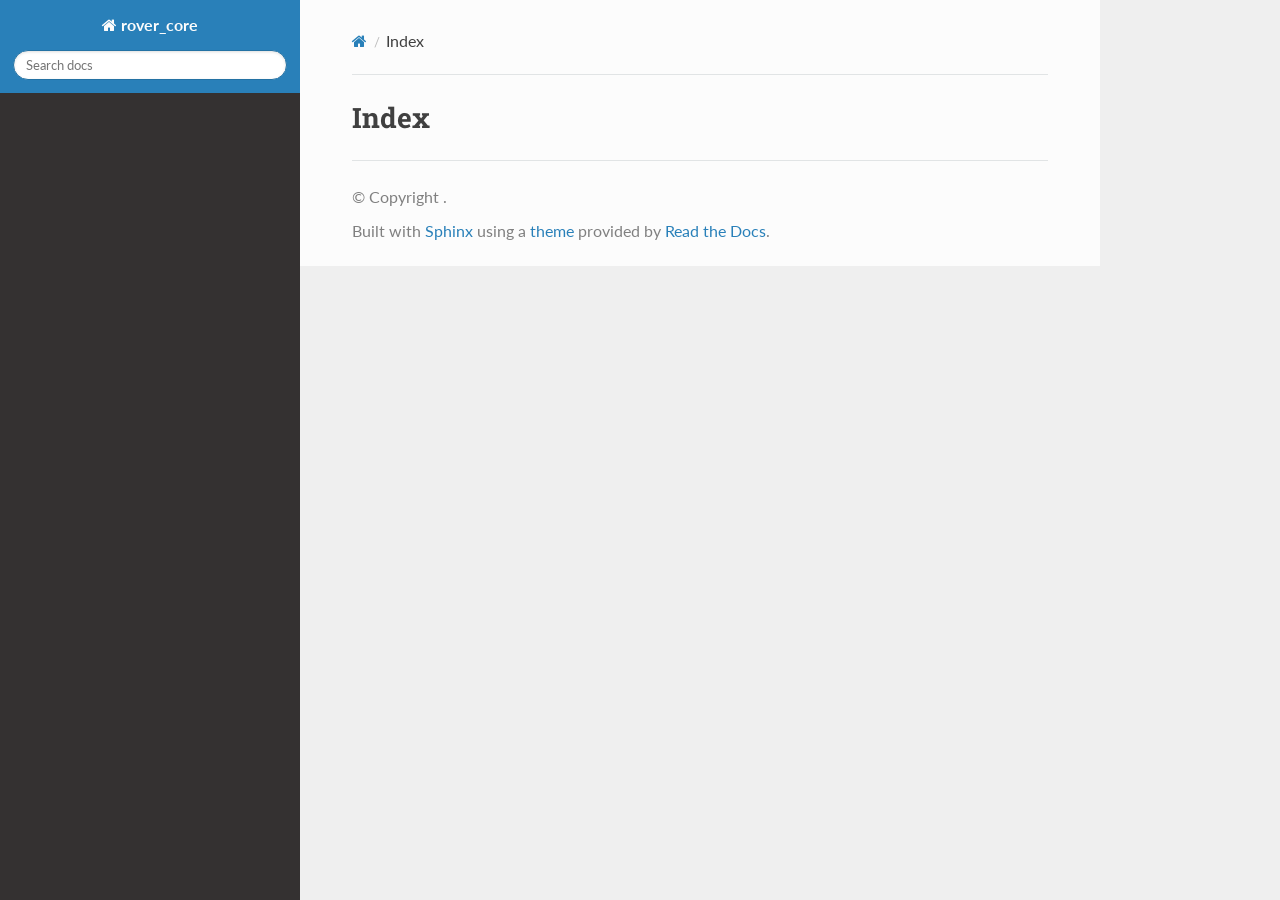
<file: rover_core/ros_docs/_build/html/genindex.html>
<!DOCTYPE html>
<html class="writer-html5" lang="en" data-content_root="./">
<head>
  <meta charset="utf-8" />
  <meta name="viewport" content="width=device-width, initial-scale=1.0" />
  <title>Index &mdash; rover_core 1.0 documentation</title>
      <link rel="stylesheet" type="text/css" href="_static/pygments.css?v=80d5e7a1" />
      <link rel="stylesheet" type="text/css" href="_static/css/theme.css?v=86f27845" />
      <link rel="stylesheet" type="text/css" href="_static/graphviz.css?v=eafc0fe6" />

  
  
        <script src="_static/jquery.js?v=8dae8fb0"></script>
        <script src="_static/_sphinx_javascript_frameworks_compat.js?v=2cd50e6c"></script>
        <script src="_static/documentation_options.js?v=f2a433a1"></script>
        <script src="_static/doctools.js?v=888ff710"></script>
        <script src="_static/sphinx_highlight.js?v=dc90522c"></script>
    <script src="_static/js/theme.js"></script>
    <link rel="index" title="Index" href="#" />
    <link rel="search" title="Search" href="search.html" /> 
</head>

<body class="wy-body-for-nav"> 
  <div class="wy-grid-for-nav">
    <nav data-toggle="wy-nav-shift" class="wy-nav-side">
      <div class="wy-side-scroll">
        <div class="wy-side-nav-search" >

          
          
          <a href="index.html" class="icon icon-home">
            rover_core
          </a>
<div role="search">
  <form id="rtd-search-form" class="wy-form" action="search.html" method="get">
    <input type="text" name="q" placeholder="Search docs" aria-label="Search docs" />
    <input type="hidden" name="check_keywords" value="yes" />
    <input type="hidden" name="area" value="default" />
  </form>
</div>
        </div><div class="wy-menu wy-menu-vertical" data-spy="affix" role="navigation" aria-label="Navigation menu">
              <!-- Local TOC -->
              <div class="local-toc"></div>
        </div>
      </div>
    </nav>

    <section data-toggle="wy-nav-shift" class="wy-nav-content-wrap"><nav class="wy-nav-top" aria-label="Mobile navigation menu" >
          <i data-toggle="wy-nav-top" class="fa fa-bars"></i>
          <a href="index.html">rover_core</a>
      </nav>

      <div class="wy-nav-content">
        <div class="rst-content">
          <div role="navigation" aria-label="Page navigation">
  <ul class="wy-breadcrumbs">
      <li><a href="index.html" class="icon icon-home" aria-label="Home"></a></li>
      <li class="breadcrumb-item active">Index</li>
      <li class="wy-breadcrumbs-aside">
      </li>
  </ul>
  <hr/>
</div>
          <div role="main" class="document" itemscope="itemscope" itemtype="http://schema.org/Article">
           <div itemprop="articleBody">
             

<h1 id="index">Index</h1>

<div class="genindex-jumpbox">
 
</div>


           </div>
          </div>
          <footer>

  <hr/>

  <div role="contentinfo">
    <p>&#169; Copyright .</p>
  </div>

  Built with <a href="https://www.sphinx-doc.org/">Sphinx</a> using a
    <a href="https://github.com/readthedocs/sphinx_rtd_theme">theme</a>
    provided by <a href="https://readthedocs.org">Read the Docs</a>.
   

</footer>
        </div>
      </div>
    </section>
  </div>
  <script>
      jQuery(function () {
          SphinxRtdTheme.Navigation.enable(true);
      });
  </script> 

</body>
</html>
</file>
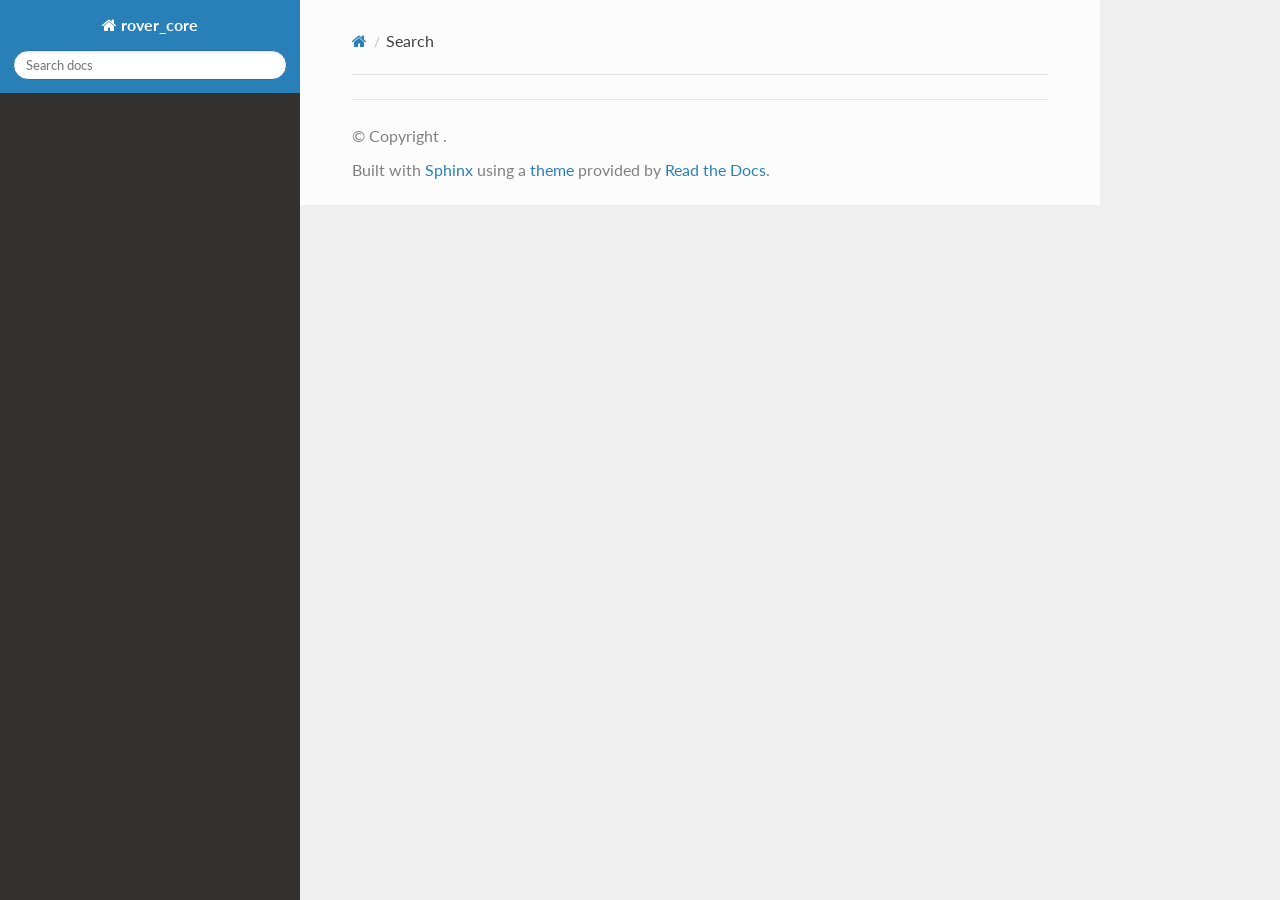
<file: rover_core/ros_docs/_build/html/search.html>
<!DOCTYPE html>
<html class="writer-html5" lang="en" data-content_root="./">
<head>
  <meta charset="utf-8" />
  <meta name="viewport" content="width=device-width, initial-scale=1.0" />
  <title>Search &mdash; rover_core 1.0 documentation</title>
      <link rel="stylesheet" type="text/css" href="_static/pygments.css?v=80d5e7a1" />
      <link rel="stylesheet" type="text/css" href="_static/css/theme.css?v=86f27845" />
      <link rel="stylesheet" type="text/css" href="_static/graphviz.css?v=eafc0fe6" />

  
    
  
        <script src="_static/jquery.js?v=8dae8fb0"></script>
        <script src="_static/_sphinx_javascript_frameworks_compat.js?v=2cd50e6c"></script>
        <script src="_static/documentation_options.js?v=f2a433a1"></script>
        <script src="_static/doctools.js?v=888ff710"></script>
        <script src="_static/sphinx_highlight.js?v=dc90522c"></script>
    <script src="_static/js/theme.js"></script>
    <script src="_static/searchtools.js"></script>
    <script src="_static/language_data.js"></script>
    <link rel="index" title="Index" href="genindex.html" />
    <link rel="search" title="Search" href="#" /> 
</head>

<body class="wy-body-for-nav"> 
  <div class="wy-grid-for-nav">
    <nav data-toggle="wy-nav-shift" class="wy-nav-side">
      <div class="wy-side-scroll">
        <div class="wy-side-nav-search" >

          
          
          <a href="index.html" class="icon icon-home">
            rover_core
          </a>
<div role="search">
  <form id="rtd-search-form" class="wy-form" action="#" method="get">
    <input type="text" name="q" placeholder="Search docs" aria-label="Search docs" />
    <input type="hidden" name="check_keywords" value="yes" />
    <input type="hidden" name="area" value="default" />
  </form>
</div>
        </div><div class="wy-menu wy-menu-vertical" data-spy="affix" role="navigation" aria-label="Navigation menu">
              <!-- Local TOC -->
              <div class="local-toc"></div>
        </div>
      </div>
    </nav>

    <section data-toggle="wy-nav-shift" class="wy-nav-content-wrap"><nav class="wy-nav-top" aria-label="Mobile navigation menu" >
          <i data-toggle="wy-nav-top" class="fa fa-bars"></i>
          <a href="index.html">rover_core</a>
      </nav>

      <div class="wy-nav-content">
        <div class="rst-content">
          <div role="navigation" aria-label="Page navigation">
  <ul class="wy-breadcrumbs">
      <li><a href="index.html" class="icon icon-home" aria-label="Home"></a></li>
      <li class="breadcrumb-item active">Search</li>
      <li class="wy-breadcrumbs-aside">
      </li>
  </ul>
  <hr/>
</div>
          <div role="main" class="document" itemscope="itemscope" itemtype="http://schema.org/Article">
           <div itemprop="articleBody">
             
  <noscript>
  <div id="fallback" class="admonition warning">
    <p class="last">
      Please activate JavaScript to enable the search functionality.
    </p>
  </div>
  </noscript>

  
  <div id="search-results">
  
  </div>

           </div>
          </div>
          <footer>

  <hr/>

  <div role="contentinfo">
    <p>&#169; Copyright .</p>
  </div>

  Built with <a href="https://www.sphinx-doc.org/">Sphinx</a> using a
    <a href="https://github.com/readthedocs/sphinx_rtd_theme">theme</a>
    provided by <a href="https://readthedocs.org">Read the Docs</a>.
   

</footer>
        </div>
      </div>
    </section>
  </div>
  <script>
      jQuery(function () {
          SphinxRtdTheme.Navigation.enable(true);
      });
  </script>
  <script>
    jQuery(function() { Search.loadIndex("searchindex.js"); });
  </script>
  
  <script id="searchindexloader"></script>
   


</body>
</html>
</file>
<file: rover_base/ros_docs/_build/html/_static/pygments.css>
pre { line-height: 125%; }
td.linenos .normal { color: inherit; background-color: transparent; padding-left: 5px; padding-right: 5px; }
span.linenos { color: inherit; background-color: transparent; padding-left: 5px; padding-right: 5px; }
td.linenos .special { color: #000000; background-color: #ffffc0; padding-left: 5px; padding-right: 5px; }
span.linenos.special { color: #000000; background-color: #ffffc0; padding-left: 5px; padding-right: 5px; }
.highlight .hll { background-color: #ffffcc }
.highlight { background: #f8f8f8; }
.highlight .c { color: #3D7B7B; font-style: italic } /* Comment */
.highlight .err { border: 1px solid #FF0000 } /* Error */
.highlight .k { color: #008000; font-weight: bold } /* Keyword */
.highlight .o { color: #666666 } /* Operator */
.highlight .ch { color: #3D7B7B; font-style: italic } /* Comment.Hashbang */
.highlight .cm { color: #3D7B7B; font-style: italic } /* Comment.Multiline */
.highlight .cp { color: #9C6500 } /* Comment.Preproc */
.highlight .cpf { color: #3D7B7B; font-style: italic } /* Comment.PreprocFile */
.highlight .c1 { color: #3D7B7B; font-style: italic } /* Comment.Single */
.highlight .cs { color: #3D7B7B; font-style: italic } /* Comment.Special */
.highlight .gd { color: #A00000 } /* Generic.Deleted */
.highlight .ge { font-style: italic } /* Generic.Emph */
.highlight .ges { font-weight: bold; font-style: italic } /* Generic.EmphStrong */
.highlight .gr { color: #E40000 } /* Generic.Error */
.highlight .gh { color: #000080; font-weight: bold } /* Generic.Heading */
.highlight .gi { color: #008400 } /* Generic.Inserted */
.highlight .go { color: #717171 } /* Generic.Output */
.highlight .gp { color: #000080; font-weight: bold } /* Generic.Prompt */
.highlight .gs { font-weight: bold } /* Generic.Strong */
.highlight .gu { color: #800080; font-weight: bold } /* Generic.Subheading */
.highlight .gt { color: #0044DD } /* Generic.Traceback */
.highlight .kc { color: #008000; font-weight: bold } /* Keyword.Constant */
.highlight .kd { color: #008000; font-weight: bold } /* Keyword.Declaration */
.highlight .kn { color: #008000; font-weight: bold } /* Keyword.Namespace */
.highlight .kp { color: #008000 } /* Keyword.Pseudo */
.highlight .kr { color: #008000; font-weight: bold } /* Keyword.Reserved */
.highlight .kt { color: #B00040 } /* Keyword.Type */
.highlight .m { color: #666666 } /* Literal.Number */
.highlight .s { color: #BA2121 } /* Literal.String */
.highlight .na { color: #687822 } /* Name.Attribute */
.highlight .nb { color: #008000 } /* Name.Builtin */
.highlight .nc { color: #0000FF; font-weight: bold } /* Name.Class */
.highlight .no { color: #880000 } /* Name.Constant */
.highlight .nd { color: #AA22FF } /* Name.Decorator */
.highlight .ni { color: #717171; font-weight: bold } /* Name.Entity */
.highlight .ne { color: #CB3F38; font-weight: bold } /* Name.Exception */
.highlight .nf { color: #0000FF } /* Name.Function */
.highlight .nl { color: #767600 } /* Name.Label */
.highlight .nn { color: #0000FF; font-weight: bold } /* Name.Namespace */
.highlight .nt { color: #008000; font-weight: bold } /* Name.Tag */
.highlight .nv { color: #19177C } /* Name.Variable */
.highlight .ow { color: #AA22FF; font-weight: bold } /* Operator.Word */
.highlight .w { color: #bbbbbb } /* Text.Whitespace */
.highlight .mb { color: #666666 } /* Literal.Number.Bin */
.highlight .mf { color: #666666 } /* Literal.Number.Float */
.highlight .mh { color: #666666 } /* Literal.Number.Hex */
.highlight .mi { color: #666666 } /* Literal.Number.Integer */
.highlight .mo { color: #666666 } /* Literal.Number.Oct */
.highlight .sa { color: #BA2121 } /* Literal.String.Affix */
.highlight .sb { color: #BA2121 } /* Literal.String.Backtick */
.highlight .sc { color: #BA2121 } /* Literal.String.Char */
.highlight .dl { color: #BA2121 } /* Literal.String.Delimiter */
.highlight .sd { color: #BA2121; font-style: italic } /* Literal.String.Doc */
.highlight .s2 { color: #BA2121 } /* Literal.String.Double */
.highlight .se { color: #AA5D1F; font-weight: bold } /* Literal.String.Escape */
.highlight .sh { color: #BA2121 } /* Literal.String.Heredoc */
.highlight .si { color: #A45A77; font-weight: bold } /* Literal.String.Interpol */
.highlight .sx { color: #008000 } /* Literal.String.Other */
.highlight .sr { color: #A45A77 } /* Literal.String.Regex */
.highlight .s1 { color: #BA2121 } /* Literal.String.Single */
.highlight .ss { color: #19177C } /* Literal.String.Symbol */
.highlight .bp { color: #008000 } /* Name.Builtin.Pseudo */
.highlight .fm { color: #0000FF } /* Name.Function.Magic */
.highlight .vc { color: #19177C } /* Name.Variable.Class */
.highlight .vg { color: #19177C } /* Name.Variable.Global */
.highlight .vi { color: #19177C } /* Name.Variable.Instance */
.highlight .vm { color: #19177C } /* Name.Variable.Magic */
.highlight .il { color: #666666 } /* Literal.Number.Integer.Long */
</file>
<file: rover_base/ros_docs/_build/html/_static/css/theme.css>
﻿html{box-sizing:border-box}*,*::after,*::before{box-sizing:inherit}article,aside,details,figcaption,figure,footer,header,hgroup,nav,section{display:block}audio,canvas,video{display:inline-block;*display:inline;*zoom:1}audio:not([controls]){display:none}[hidden]{display:none}*{-webkit-box-sizing:border-box;-moz-box-sizing:border-box;box-sizing:border-box}html{font-size:100%;-webkit-text-size-adjust:100%;-ms-text-size-adjust:100%}body{margin:0}a:hover,a:active{outline:0}abbr[title]{border-bottom:1px dotted}b,strong{font-weight:bold}blockquote{margin:0}dfn{font-style:italic}ins{background:#ff9;color:#000;text-decoration:none}mark{background:#ff0;color:#000;font-style:italic;font-weight:bold}pre,code,.rst-content tt,.rst-content code,kbd,samp{font-family:monospace,serif;_font-family:"courier new",monospace;font-size:1em}pre{white-space:pre}q{quotes:none}q:before,q:after{content:"";content:none}small{font-size:85%}sub,sup{font-size:75%;line-height:0;position:relative;vertical-align:baseline}sup{top:-0.5em}sub{bottom:-0.25em}ul,ol,dl{margin:0;padding:0;list-style:none;list-style-image:none}li{list-style:none}dd{margin:0}img{border:0;-ms-interpolation-mode:bicubic;vertical-align:middle;max-width:100%}svg:not(:root){overflow:hidden}figure{margin:0}form{margin:0}fieldset{border:0;margin:0;padding:0}label{cursor:pointer}legend{border:0;*margin-left:-7px;padding:0;white-space:normal}button,input,select,textarea{font-size:100%;margin:0;vertical-align:baseline;*vertical-align:middle}button,input{line-height:normal}button,input[type="button"],input[type="reset"],input[type="submit"]{cursor:pointer;-webkit-appearance:button;*overflow:visible}button[disabled],input[disabled]{cursor:default}input[type="checkbox"],input[type="radio"]{box-sizing:border-box;padding:0;*width:13px;*height:13px}input[type="search"]{-webkit-appearance:textfield;-moz-box-sizing:content-box;-webkit-box-sizing:content-box;box-sizing:content-box}input[type="search"]::-webkit-search-decoration,input[type="search"]::-webkit-search-cancel-button{-webkit-appearance:none}button::-moz-focus-inner,input::-moz-focus-inner{border:0;padding:0}textarea{overflow:auto;vertical-align:top;resize:vertical}table{border-collapse:collapse;border-spacing:0}td{vertical-align:top}.chromeframe{margin:.2em 0;background:#ccc;color:#000;padding:.2em 0}.ir{display:block;border:0;text-indent:-999em;overflow:hidden;background-color:transparent;background-repeat:no-repeat;text-align:left;direction:ltr;*line-height:0}.ir br{display:none}.hidden{display:none !important;visibility:hidden}.visuallyhidden{border:0;clip:rect(0 0 0 0);height:1px;margin:-1px;overflow:hidden;padding:0;position:absolute;width:1px}.visuallyhidden.focusable:active,.visuallyhidden.focusable:focus{clip:auto;height:auto;margin:0;overflow:visible;position:static;width:auto}.invisible{visibility:hidden}.relative{position:relative}big,small{font-size:100%}@media print{html,body,section{background:none !important}*{box-shadow:none !important;text-shadow:none !important;filter:none !important;-ms-filter:none !important}a,a:visited{text-decoration:underline}.ir a:after,a[href^="javascript:"]:after,a[href^="#"]:after{content:""}pre,blockquote{page-break-inside:avoid}thead{display:table-header-group}tr,img{page-break-inside:avoid}img{max-width:100% !important}@page{margin:.5cm}p,h2,.rst-content .toctree-wrapper>p.caption,h3{orphans:3;widows:3}h2,.rst-content .toctree-wrapper>p.caption,h3{page-break-after:avoid}}.fa:before,.wy-menu-vertical li button.toctree-expand:before,.wy-menu-vertical li.on a button.toctree-expand:before,.wy-menu-vertical li.current>a button.toctree-expand:before,.rst-content .admonition-title:before,.rst-content h1 .headerlink:before,.rst-content h2 .headerlink:before,.rst-content h3 .headerlink:before,.rst-content h4 .headerlink:before,.rst-content h5 .headerlink:before,.rst-content h6 .headerlink:before,.rst-content dl dt .headerlink:before,.rst-content p .headerlink:before,.rst-content p.caption .headerlink:before,.rst-content table>caption .headerlink:before,.rst-content .code-block-caption .headerlink:before,.rst-content .eqno .headerlink:before,.rst-content tt.download span:first-child:before,.rst-content code.download span:first-child:before,.icon:before,.wy-dropdown .caret:before,.wy-inline-validate.wy-inline-validate-success .wy-input-context:before,.wy-inline-validate.wy-inline-validate-danger .wy-input-context:before,.wy-inline-validate.wy-inline-validate-warning .wy-input-context:before,.wy-inline-validate.wy-inline-validate-info .wy-input-context:before,.wy-alert,.rst-content .note,.rst-content .attention,.rst-content .caution,.rst-content .danger,.rst-content .error,.rst-content .hint,.rst-content .important,.rst-content .tip,.rst-content .warning,.rst-content .seealso,.rst-content .admonition-todo,.rst-content .admonition,.btn,input[type="text"],input[type="password"],input[type="email"],input[type="url"],input[type="date"],input[type="month"],input[type="time"],input[type="datetime"],input[type="datetime-local"],input[type="week"],input[type="number"],input[type="search"],input[type="tel"],input[type="color"],select,textarea{-webkit-font-smoothing:antialiased}.clearfix{*zoom:1}.clearfix:before,.clearfix:after{display:table;content:""}.clearfix:after{clear:both}/*!
 *  Font Awesome 4.7.0 by @davegandy - http://fontawesome.io - @fontawesome
 *  License - http://fontawesome.io/license (Font: SIL OFL 1.1, CSS: MIT License)
 */@font-face{font-family:'FontAwesome';src:url("../fonts/fontawesome-webfont.eot?v=4.7.0");src:url("../fonts/fontawesome-webfont.eot?#iefix&v=4.7.0") format("embedded-opentype"),url("../fonts/fontawesome-webfont.woff2?v=4.7.0") format("woff2"),url("../fonts/fontawesome-webfont.woff?v=4.7.0") format("woff"),url("../fonts/fontawesome-webfont.ttf?v=4.7.0") format("truetype"),url("../fonts/fontawesome-webfont.svg?v=4.7.0#fontawesomeregular") format("svg");font-weight:normal;font-style:normal}.fa,.wy-menu-vertical li button.toctree-expand,.wy-menu-vertical li.on a button.toctree-expand,.wy-menu-vertical li.current>a button.toctree-expand,.rst-content .admonition-title,.rst-content h1 .headerlink,.rst-content h2 .headerlink,.rst-content h3 .headerlink,.rst-content h4 .headerlink,.rst-content h5 .headerlink,.rst-content h6 .headerlink,.rst-content dl dt .headerlink,.rst-content p .headerlink,.rst-content p.caption .headerlink,.rst-content table>caption .headerlink,.rst-content .code-block-caption .headerlink,.rst-content .eqno .headerlink,.rst-content tt.download span:first-child,.rst-content code.download span:first-child,.icon{display:inline-block;font:normal normal normal 14px/1 FontAwesome;font-size:inherit;text-rendering:auto;-webkit-font-smoothing:antialiased;-moz-osx-font-smoothing:grayscale}.fa-lg{font-size:1.3333333333em;line-height:.75em;vertical-align:-15%}.fa-2x{font-size:2em}.fa-3x{font-size:3em}.fa-4x{font-size:4em}.fa-5x{font-size:5em}.fa-fw{width:1.2857142857em;text-align:center}.fa-ul{padding-left:0;margin-left:2.1428571429em;list-style-type:none}.fa-ul>li{position:relative}.fa-li{position:absolute;left:-2.1428571429em;width:2.1428571429em;top:.1428571429em;text-align:center}.fa-li.fa-lg{left:-1.8571428571em}.fa-border{padding:.2em .25em .15em;border:solid 0.08em #eee;border-radius:.1em}.fa-pull-left{float:left}.fa-pull-right{float:right}.fa.fa-pull-left,.wy-menu-vertical li button.fa-pull-left.toctree-expand,.wy-menu-vertical li.on a button.fa-pull-left.toctree-expand,.wy-menu-vertical li.current>a button.fa-pull-left.toctree-expand,.rst-content .fa-pull-left.admonition-title,.rst-content h1 .fa-pull-left.headerlink,.rst-content h2 .fa-pull-left.headerlink,.rst-content h3 .fa-pull-left.headerlink,.rst-content h4 .fa-pull-left.headerlink,.rst-content h5 .fa-pull-left.headerlink,.rst-content h6 .fa-pull-left.headerlink,.rst-content dl dt .fa-pull-left.headerlink,.rst-content p .fa-pull-left.headerlink,.rst-content table>caption .fa-pull-left.headerlink,.rst-content .code-block-caption .fa-pull-left.headerlink,.rst-content .eqno .fa-pull-left.headerlink,.rst-content tt.download span.fa-pull-left:first-child,.rst-content code.download span.fa-pull-left:first-child,.fa-pull-left.icon{margin-right:.3em}.fa.fa-pull-right,.wy-menu-vertical li button.fa-pull-right.toctree-expand,.wy-menu-vertical li.on a button.fa-pull-right.toctree-expand,.wy-menu-vertical li.current>a button.fa-pull-right.toctree-expand,.rst-content .fa-pull-right.admonition-title,.rst-content h1 .fa-pull-right.headerlink,.rst-content h2 .fa-pull-right.headerlink,.rst-content h3 .fa-pull-right.headerlink,.rst-content h4 .fa-pull-right.headerlink,.rst-content h5 .fa-pull-right.headerlink,.rst-content h6 .fa-pull-right.headerlink,.rst-content dl dt .fa-pull-right.headerlink,.rst-content p .fa-pull-right.headerlink,.rst-content table>caption .fa-pull-right.headerlink,.rst-content .code-block-caption .fa-pull-right.headerlink,.rst-content .eqno .fa-pull-right.headerlink,.rst-content tt.download span.fa-pull-right:first-child,.rst-content code.download span.fa-pull-right:first-child,.fa-pull-right.icon{margin-left:.3em}.pull-right{float:right}.pull-left{float:left}.fa.pull-left,.wy-menu-vertical li button.pull-left.toctree-expand,.wy-menu-vertical li.on a button.pull-left.toctree-expand,.wy-menu-vertical li.current>a button.pull-left.toctree-expand,.rst-content .pull-left.admonition-title,.rst-content h1 .pull-left.headerlink,.rst-content h2 .pull-left.headerlink,.rst-content h3 .pull-left.headerlink,.rst-content h4 .pull-left.headerlink,.rst-content h5 .pull-left.headerlink,.rst-content h6 .pull-left.headerlink,.rst-content dl dt .pull-left.headerlink,.rst-content p .pull-left.headerlink,.rst-content table>caption .pull-left.headerlink,.rst-content .code-block-caption .pull-left.headerlink,.rst-content .eqno .pull-left.headerlink,.rst-content tt.download span.pull-left:first-child,.rst-content code.download span.pull-left:first-child,.pull-left.icon{margin-right:.3em}.fa.pull-right,.wy-menu-vertical li button.pull-right.toctree-expand,.wy-menu-vertical li.on a button.pull-right.toctree-expand,.wy-menu-vertical li.current>a button.pull-right.toctree-expand,.rst-content .pull-right.admonition-title,.rst-content h1 .pull-right.headerlink,.rst-content h2 .pull-right.headerlink,.rst-content h3 .pull-right.headerlink,.rst-content h4 .pull-right.headerlink,.rst-content h5 .pull-right.headerlink,.rst-content h6 .pull-right.headerlink,.rst-content dl dt .pull-right.headerlink,.rst-content p .pull-right.headerlink,.rst-content table>caption .pull-right.headerlink,.rst-content .code-block-caption .pull-right.headerlink,.rst-content .eqno .pull-right.headerlink,.rst-content tt.download span.pull-right:first-child,.rst-content code.download span.pull-right:first-child,.pull-right.icon{margin-left:.3em}.fa-spin{-webkit-animation:fa-spin 2s infinite linear;animation:fa-spin 2s infinite linear}.fa-pulse{-webkit-animation:fa-spin 1s infinite steps(8);animation:fa-spin 1s infinite steps(8)}@-webkit-keyframes fa-spin{0%{-webkit-transform:rotate(0deg);transform:rotate(0deg)}100%{-webkit-transform:rotate(359deg);transform:rotate(359deg)}}@keyframes fa-spin{0%{-webkit-transform:rotate(0deg);transform:rotate(0deg)}100%{-webkit-transform:rotate(359deg);transform:rotate(359deg)}}.fa-rotate-90{-ms-filter:"progid:DXImageTransform.Microsoft.BasicImage(rotation=1)";-webkit-transform:rotate(90deg);-ms-transform:rotate(90deg);transform:rotate(90deg)}.fa-rotate-180{-ms-filter:"progid:DXImageTransform.Microsoft.BasicImage(rotation=2)";-webkit-transform:rotate(180deg);-ms-transform:rotate(180deg);transform:rotate(180deg)}.fa-rotate-270{-ms-filter:"progid:DXImageTransform.Microsoft.BasicImage(rotation=3)";-webkit-transform:rotate(270deg);-ms-transform:rotate(270deg);transform:rotate(270deg)}.fa-flip-horizontal{-ms-filter:"progid:DXImageTransform.Microsoft.BasicImage(rotation=0, mirror=1)";-webkit-transform:scale(-1, 1);-ms-transform:scale(-1, 1);transform:scale(-1, 1)}.fa-flip-vertical{-ms-filter:"progid:DXImageTransform.Microsoft.BasicImage(rotation=2, mirror=1)";-webkit-transform:scale(1, -1);-ms-transform:scale(1, -1);transform:scale(1, -1)}:root .fa-rotate-90,:root .fa-rotate-180,:root .fa-rotate-270,:root .fa-flip-horizontal,:root .fa-flip-vertical{filter:none}.fa-stack{position:relative;display:inline-block;width:2em;height:2em;line-height:2em;vertical-align:middle}.fa-stack-1x,.fa-stack-2x{position:absolute;left:0;width:100%;text-align:center}.fa-stack-1x{line-height:inherit}.fa-stack-2x{font-size:2em}.fa-inverse{color:#fff}.fa-glass:before{content:""}.fa-music:before{content:""}.fa-search:before,.icon-search:before{content:""}.fa-envelope-o:before{content:""}.fa-heart:before{content:""}.fa-star:before{content:""}.fa-star-o:before{content:""}.fa-user:before{content:""}.fa-film:before{content:""}.fa-th-large:before{content:""}.fa-th:before{content:""}.fa-th-list:before{content:""}.fa-check:before{content:""}.fa-remove:before,.fa-close:before,.fa-times:before{content:""}.fa-search-plus:before{content:""}.fa-search-minus:before{content:""}.fa-power-off:before{content:""}.fa-signal:before{content:""}.fa-gear:before,.fa-cog:before{content:""}.fa-trash-o:before{content:""}.fa-home:before,.icon-home:before{content:""}.fa-file-o:before{content:""}.fa-clock-o:before{content:""}.fa-road:before{content:""}.fa-download:before,.rst-content tt.download span:first-child:before,.rst-content code.download span:first-child:before{content:""}.fa-arrow-circle-o-down:before{content:""}.fa-arrow-circle-o-up:before{content:""}.fa-inbox:before{content:""}.fa-play-circle-o:before{content:""}.fa-rotate-right:before,.fa-repeat:before{content:""}.fa-refresh:before{content:""}.fa-list-alt:before{content:""}.fa-lock:before{content:""}.fa-flag:before{content:""}.fa-headphones:before{content:""}.fa-volume-off:before{content:""}.fa-volume-down:before{content:""}.fa-volume-up:before{content:""}.fa-qrcode:before{content:""}.fa-barcode:before{content:""}.fa-tag:before{content:""}.fa-tags:before{content:""}.fa-book:before,.icon-book:before{content:""}.fa-bookmark:before{content:""}.fa-print:before{content:""}.fa-camera:before{content:""}.fa-font:before{content:""}.fa-bold:before{content:""}.fa-italic:before{content:""}.fa-text-height:before{content:""}.fa-text-width:before{content:""}.fa-align-left:before{content:""}.fa-align-center:before{content:""}.fa-align-right:before{content:""}.fa-align-justify:before{content:""}.fa-list:before{content:""}.fa-dedent:before,.fa-outdent:before{content:""}.fa-indent:before{content:""}.fa-video-camera:before{content:""}.fa-photo:before,.fa-image:before,.fa-picture-o:before{content:""}.fa-pencil:before{content:""}.fa-map-marker:before{content:""}.fa-adjust:before{content:""}.fa-tint:before{content:""}.fa-edit:before,.fa-pencil-square-o:before{content:""}.fa-share-square-o:before{content:""}.fa-check-square-o:before{content:""}.fa-arrows:before{content:""}.fa-step-backward:before{content:""}.fa-fast-backward:before{content:""}.fa-backward:before{content:""}.fa-play:before{content:""}.fa-pause:before{content:""}.fa-stop:before{content:""}.fa-forward:before{content:""}.fa-fast-forward:before{content:""}.fa-step-forward:before{content:""}.fa-eject:before{content:""}.fa-chevron-left:before{content:""}.fa-chevron-right:before{content:""}.fa-plus-circle:before{content:""}.fa-minus-circle:before{content:""}.fa-times-circle:before,.wy-inline-validate.wy-inline-validate-danger .wy-input-context:before{content:""}.fa-check-circle:before,.wy-inline-validate.wy-inline-validate-success .wy-input-context:before{content:""}.fa-question-circle:before{content:""}.fa-info-circle:before{content:""}.fa-crosshairs:before{content:""}.fa-times-circle-o:before{content:""}.fa-check-circle-o:before{content:""}.fa-ban:before{content:""}.fa-arrow-left:before{content:""}.fa-arrow-right:before{content:""}.fa-arrow-up:before{content:""}.fa-arrow-down:before{content:""}.fa-mail-forward:before,.fa-share:before{content:""}.fa-expand:before{content:""}.fa-compress:before{content:""}.fa-plus:before{content:""}.fa-minus:before{content:""}.fa-asterisk:before{content:""}.fa-exclamation-circle:before,.wy-inline-validate.wy-inline-validate-warning .wy-input-context:before,.wy-inline-validate.wy-inline-validate-info .wy-input-context:before,.rst-content .admonition-title:before{content:""}.fa-gift:before{content:""}.fa-leaf:before{content:""}.fa-fire:before,.icon-fire:before{content:""}.fa-eye:before{content:""}.fa-eye-slash:before{content:""}.fa-warning:before,.fa-exclamation-triangle:before{content:""}.fa-plane:before{content:""}.fa-calendar:before{content:""}.fa-random:before{content:""}.fa-comment:before{content:""}.fa-magnet:before{content:""}.fa-chevron-up:before{content:""}.fa-chevron-down:before{content:""}.fa-retweet:before{content:""}.fa-shopping-cart:before{content:""}.fa-folder:before{content:""}.fa-folder-open:before{content:""}.fa-arrows-v:before{content:""}.fa-arrows-h:before{content:""}.fa-bar-chart-o:before,.fa-bar-chart:before{content:""}.fa-twitter-square:before{content:""}.fa-facebook-square:before{content:""}.fa-camera-retro:before{content:""}.fa-key:before{content:""}.fa-gears:before,.fa-cogs:before{content:""}.fa-comments:before{content:""}.fa-thumbs-o-up:before{content:""}.fa-thumbs-o-down:before{content:""}.fa-star-half:before{content:""}.fa-heart-o:before{content:""}.fa-sign-out:before{content:""}.fa-linkedin-square:before{content:""}.fa-thumb-tack:before{content:""}.fa-external-link:before{content:""}.fa-sign-in:before{content:""}.fa-trophy:before{content:""}.fa-github-square:before{content:""}.fa-upload:before{content:""}.fa-lemon-o:before{content:""}.fa-phone:before{content:""}.fa-square-o:before{content:""}.fa-bookmark-o:before{content:""}.fa-phone-square:before{content:""}.fa-twitter:before{content:""}.fa-facebook-f:before,.fa-facebook:before{content:""}.fa-github:before,.icon-github:before{content:""}.fa-unlock:before{content:""}.fa-credit-card:before{content:""}.fa-feed:before,.fa-rss:before{content:""}.fa-hdd-o:before{content:""}.fa-bullhorn:before{content:""}.fa-bell:before{content:""}.fa-certificate:before{content:""}.fa-hand-o-right:before{content:""}.fa-hand-o-left:before{content:""}.fa-hand-o-up:before{content:""}.fa-hand-o-down:before{content:""}.fa-arrow-circle-left:before,.icon-circle-arrow-left:before{content:""}.fa-arrow-circle-right:before,.icon-circle-arrow-right:before{content:""}.fa-arrow-circle-up:before{content:""}.fa-arrow-circle-down:before{content:""}.fa-globe:before{content:""}.fa-wrench:before{content:""}.fa-tasks:before{content:""}.fa-filter:before{content:""}.fa-briefcase:before{content:""}.fa-arrows-alt:before{content:""}.fa-group:before,.fa-users:before{content:""}.fa-chain:before,.fa-link:before,.icon-link:before{content:""}.fa-cloud:before{content:""}.fa-flask:before{content:""}.fa-cut:before,.fa-scissors:before{content:""}.fa-copy:before,.fa-files-o:before{content:""}.fa-paperclip:before{content:""}.fa-save:before,.fa-floppy-o:before{content:""}.fa-square:before{content:""}.fa-navicon:before,.fa-reorder:before,.fa-bars:before{content:""}.fa-list-ul:before{content:""}.fa-list-ol:before{content:""}.fa-strikethrough:before{content:""}.fa-underline:before{content:""}.fa-table:before{content:""}.fa-magic:before{content:""}.fa-truck:before{content:""}.fa-pinterest:before{content:""}.fa-pinterest-square:before{content:""}.fa-google-plus-square:before{content:""}.fa-google-plus:before{content:""}.fa-money:before{content:""}.fa-caret-down:before,.wy-dropdown .caret:before,.icon-caret-down:before{content:""}.fa-caret-up:before{content:""}.fa-caret-left:before{content:""}.fa-caret-right:before{content:""}.fa-columns:before{content:""}.fa-unsorted:before,.fa-sort:before{content:""}.fa-sort-down:before,.fa-sort-desc:before{content:""}.fa-sort-up:before,.fa-sort-asc:before{content:""}.fa-envelope:before{content:""}.fa-linkedin:before{content:""}.fa-rotate-left:before,.fa-undo:before{content:""}.fa-legal:before,.fa-gavel:before{content:""}.fa-dashboard:before,.fa-tachometer:before{content:""}.fa-comment-o:before{content:""}.fa-comments-o:before{content:""}.fa-flash:before,.fa-bolt:before{content:""}.fa-sitemap:before{content:""}.fa-umbrella:before{content:""}.fa-paste:before,.fa-clipboard:before{content:""}.fa-lightbulb-o:before{content:""}.fa-exchange:before{content:""}.fa-cloud-download:before{content:""}.fa-cloud-upload:before{content:""}.fa-user-md:before{content:""}.fa-stethoscope:before{content:""}.fa-suitcase:before{content:""}.fa-bell-o:before{content:""}.fa-coffee:before{content:""}.fa-cutlery:before{content:""}.fa-file-text-o:before{content:""}.fa-building-o:before{content:""}.fa-hospital-o:before{content:""}.fa-ambulance:before{content:""}.fa-medkit:before{content:""}.fa-fighter-jet:before{content:""}.fa-beer:before{content:""}.fa-h-square:before{content:""}.fa-plus-square:before{content:""}.fa-angle-double-left:before{content:""}.fa-angle-double-right:before{content:""}.fa-angle-double-up:before{content:""}.fa-angle-double-down:before{content:""}.fa-angle-left:before{content:""}.fa-angle-right:before{content:""}.fa-angle-up:before{content:""}.fa-angle-down:before{content:""}.fa-desktop:before{content:""}.fa-laptop:before{content:""}.fa-tablet:before{content:""}.fa-mobile-phone:before,.fa-mobile:before{content:""}.fa-circle-o:before{content:""}.fa-quote-left:before{content:""}.fa-quote-right:before{content:""}.fa-spinner:before{content:""}.fa-circle:before{content:""}.fa-mail-reply:before,.fa-reply:before{content:""}.fa-github-alt:before{content:""}.fa-folder-o:before{content:""}.fa-folder-open-o:before{content:""}.fa-smile-o:before{content:""}.fa-frown-o:before{content:""}.fa-meh-o:before{content:""}.fa-gamepad:before{content:""}.fa-keyboard-o:before{content:""}.fa-flag-o:before{content:""}.fa-flag-checkered:before{content:""}.fa-terminal:before{content:""}.fa-code:before{content:""}.fa-mail-reply-all:before,.fa-reply-all:before{content:""}.fa-star-half-empty:before,.fa-star-half-full:before,.fa-star-half-o:before{content:""}.fa-location-arrow:before{content:""}.fa-crop:before{content:""}.fa-code-fork:before{content:""}.fa-unlink:before,.fa-chain-broken:before{content:""}.fa-question:before{content:""}.fa-info:before{content:""}.fa-exclamation:before{content:""}.fa-superscript:before{content:""}.fa-subscript:before{content:""}.fa-eraser:before{content:""}.fa-puzzle-piece:before{content:""}.fa-microphone:before{content:""}.fa-microphone-slash:before{content:""}.fa-shield:before{content:""}.fa-calendar-o:before{content:""}.fa-fire-extinguisher:before{content:""}.fa-rocket:before{content:""}.fa-maxcdn:before{content:""}.fa-chevron-circle-left:before{content:""}.fa-chevron-circle-right:before{content:""}.fa-chevron-circle-up:before{content:""}.fa-chevron-circle-down:before{content:""}.fa-html5:before{content:""}.fa-css3:before{content:""}.fa-anchor:before{content:""}.fa-unlock-alt:before{content:""}.fa-bullseye:before{content:""}.fa-ellipsis-h:before{content:""}.fa-ellipsis-v:before{content:""}.fa-rss-square:before{content:""}.fa-play-circle:before{content:""}.fa-ticket:before{content:""}.fa-minus-square:before{content:""}.fa-minus-square-o:before,.wy-menu-vertical li.on a button.toctree-expand:before,.wy-menu-vertical li.current>a button.toctree-expand:before{content:""}.fa-level-up:before{content:""}.fa-level-down:before{content:""}.fa-check-square:before{content:""}.fa-pencil-square:before{content:""}.fa-external-link-square:before{content:""}.fa-share-square:before{content:""}.fa-compass:before{content:""}.fa-toggle-down:before,.fa-caret-square-o-down:before{content:""}.fa-toggle-up:before,.fa-caret-square-o-up:before{content:""}.fa-toggle-right:before,.fa-caret-square-o-right:before{content:""}.fa-euro:before,.fa-eur:before{content:""}.fa-gbp:before{content:""}.fa-dollar:before,.fa-usd:before{content:""}.fa-rupee:before,.fa-inr:before{content:""}.fa-cny:before,.fa-rmb:before,.fa-yen:before,.fa-jpy:before{content:""}.fa-ruble:before,.fa-rouble:before,.fa-rub:before{content:""}.fa-won:before,.fa-krw:before{content:""}.fa-bitcoin:before,.fa-btc:before{content:""}.fa-file:before{content:""}.fa-file-text:before{content:""}.fa-sort-alpha-asc:before{content:""}.fa-sort-alpha-desc:before{content:""}.fa-sort-amount-asc:before{content:""}.fa-sort-amount-desc:before{content:""}.fa-sort-numeric-asc:before{content:""}.fa-sort-numeric-desc:before{content:""}.fa-thumbs-up:before{content:""}.fa-thumbs-down:before{content:""}.fa-youtube-square:before{content:""}.fa-youtube:before{content:""}.fa-xing:before{content:""}.fa-xing-square:before{content:""}.fa-youtube-play:before{content:""}.fa-dropbox:before{content:""}.fa-stack-overflow:before{content:""}.fa-instagram:before{content:""}.fa-flickr:before{content:""}.fa-adn:before{content:""}.fa-bitbucket:before,.icon-bitbucket:before{content:""}.fa-bitbucket-square:before{content:""}.fa-tumblr:before{content:""}.fa-tumblr-square:before{content:""}.fa-long-arrow-down:before{content:""}.fa-long-arrow-up:before{content:""}.fa-long-arrow-left:before{content:""}.fa-long-arrow-right:before{content:""}.fa-apple:before{content:""}.fa-windows:before{content:""}.fa-android:before{content:""}.fa-linux:before{content:""}.fa-dribbble:before{content:""}.fa-skype:before{content:""}.fa-foursquare:before{content:""}.fa-trello:before{content:""}.fa-female:before{content:""}.fa-male:before{content:""}.fa-gittip:before,.fa-gratipay:before{content:""}.fa-sun-o:before{content:""}.fa-moon-o:before{content:""}.fa-archive:before{content:""}.fa-bug:before{content:""}.fa-vk:before{content:""}.fa-weibo:before{content:""}.fa-renren:before{content:""}.fa-pagelines:before{content:""}.fa-stack-exchange:before{content:""}.fa-arrow-circle-o-right:before{content:""}.fa-arrow-circle-o-left:before{content:""}.fa-toggle-left:before,.fa-caret-square-o-left:before{content:""}.fa-dot-circle-o:before{content:""}.fa-wheelchair:before{content:""}.fa-vimeo-square:before{content:""}.fa-turkish-lira:before,.fa-try:before{content:""}.fa-plus-square-o:before,.wy-menu-vertical li button.toctree-expand:before{content:""}.fa-space-shuttle:before{content:""}.fa-slack:before{content:""}.fa-envelope-square:before{content:""}.fa-wordpress:before{content:""}.fa-openid:before{content:""}.fa-institution:before,.fa-bank:before,.fa-university:before{content:""}.fa-mortar-board:before,.fa-graduation-cap:before{content:""}.fa-yahoo:before{content:""}.fa-google:before{content:""}.fa-reddit:before{content:""}.fa-reddit-square:before{content:""}.fa-stumbleupon-circle:before{content:""}.fa-stumbleupon:before{content:""}.fa-delicious:before{content:""}.fa-digg:before{content:""}.fa-pied-piper-pp:before{content:""}.fa-pied-piper-alt:before{content:""}.fa-drupal:before{content:""}.fa-joomla:before{content:""}.fa-language:before{content:""}.fa-fax:before{content:""}.fa-building:before{content:""}.fa-child:before{content:""}.fa-paw:before{content:""}.fa-spoon:before{content:""}.fa-cube:before{content:""}.fa-cubes:before{content:""}.fa-behance:before{content:""}.fa-behance-square:before{content:""}.fa-steam:before{content:""}.fa-steam-square:before{content:""}.fa-recycle:before{content:""}.fa-automobile:before,.fa-car:before{content:""}.fa-cab:before,.fa-taxi:before{content:""}.fa-tree:before{content:""}.fa-spotify:before{content:""}.fa-deviantart:before{content:""}.fa-soundcloud:before{content:""}.fa-database:before{content:""}.fa-file-pdf-o:before{content:""}.fa-file-word-o:before{content:""}.fa-file-excel-o:before{content:""}.fa-file-powerpoint-o:before{content:""}.fa-file-photo-o:before,.fa-file-picture-o:before,.fa-file-image-o:before{content:""}.fa-file-zip-o:before,.fa-file-archive-o:before{content:""}.fa-file-sound-o:before,.fa-file-audio-o:before{content:""}.fa-file-movie-o:before,.fa-file-video-o:before{content:""}.fa-file-code-o:before{content:""}.fa-vine:before{content:""}.fa-codepen:before{content:""}.fa-jsfiddle:before{content:""}.fa-life-bouy:before,.fa-life-buoy:before,.fa-life-saver:before,.fa-support:before,.fa-life-ring:before{content:""}.fa-circle-o-notch:before{content:""}.fa-ra:before,.fa-resistance:before,.fa-rebel:before{content:""}.fa-ge:before,.fa-empire:before{content:""}.fa-git-square:before{content:""}.fa-git:before{content:""}.fa-y-combinator-square:before,.fa-yc-square:before,.fa-hacker-news:before{content:""}.fa-tencent-weibo:before{content:""}.fa-qq:before{content:""}.fa-wechat:before,.fa-weixin:before{content:""}.fa-send:before,.fa-paper-plane:before{content:""}.fa-send-o:before,.fa-paper-plane-o:before{content:""}.fa-history:before{content:""}.fa-circle-thin:before{content:""}.fa-header:before{content:""}.fa-paragraph:before{content:""}.fa-sliders:before{content:""}.fa-share-alt:before{content:""}.fa-share-alt-square:before{content:""}.fa-bomb:before{content:""}.fa-soccer-ball-o:before,.fa-futbol-o:before{content:""}.fa-tty:before{content:""}.fa-binoculars:before{content:""}.fa-plug:before{content:""}.fa-slideshare:before{content:""}.fa-twitch:before{content:""}.fa-yelp:before{content:""}.fa-newspaper-o:before{content:""}.fa-wifi:before{content:""}.fa-calculator:before{content:""}.fa-paypal:before{content:""}.fa-google-wallet:before{content:""}.fa-cc-visa:before{content:""}.fa-cc-mastercard:before{content:""}.fa-cc-discover:before{content:""}.fa-cc-amex:before{content:""}.fa-cc-paypal:before{content:""}.fa-cc-stripe:before{content:""}.fa-bell-slash:before{content:""}.fa-bell-slash-o:before{content:""}.fa-trash:before{content:""}.fa-copyright:before{content:""}.fa-at:before{content:""}.fa-eyedropper:before{content:""}.fa-paint-brush:before{content:""}.fa-birthday-cake:before{content:""}.fa-area-chart:before{content:""}.fa-pie-chart:before{content:""}.fa-line-chart:before{content:""}.fa-lastfm:before{content:""}.fa-lastfm-square:before{content:""}.fa-toggle-off:before{content:""}.fa-toggle-on:before{content:""}.fa-bicycle:before{content:""}.fa-bus:before{content:""}.fa-ioxhost:before{content:""}.fa-angellist:before{content:""}.fa-cc:before{content:""}.fa-shekel:before,.fa-sheqel:before,.fa-ils:before{content:""}.fa-meanpath:before{content:""}.fa-buysellads:before{content:""}.fa-connectdevelop:before{content:""}.fa-dashcube:before{content:""}.fa-forumbee:before{content:""}.fa-leanpub:before{content:""}.fa-sellsy:before{content:""}.fa-shirtsinbulk:before{content:""}.fa-simplybuilt:before{content:""}.fa-skyatlas:before{content:""}.fa-cart-plus:before{content:""}.fa-cart-arrow-down:before{content:""}.fa-diamond:before{content:""}.fa-ship:before{content:""}.fa-user-secret:before{content:""}.fa-motorcycle:before{content:""}.fa-street-view:before{content:""}.fa-heartbeat:before{content:""}.fa-venus:before{content:""}.fa-mars:before{content:""}.fa-mercury:before{content:""}.fa-intersex:before,.fa-transgender:before{content:""}.fa-transgender-alt:before{content:""}.fa-venus-double:before{content:""}.fa-mars-double:before{content:""}.fa-venus-mars:before{content:""}.fa-mars-stroke:before{content:""}.fa-mars-stroke-v:before{content:""}.fa-mars-stroke-h:before{content:""}.fa-neuter:before{content:""}.fa-genderless:before{content:""}.fa-facebook-official:before{content:""}.fa-pinterest-p:before{content:""}.fa-whatsapp:before{content:""}.fa-server:before{content:""}.fa-user-plus:before{content:""}.fa-user-times:before{content:""}.fa-hotel:before,.fa-bed:before{content:""}.fa-viacoin:before{content:""}.fa-train:before{content:""}.fa-subway:before{content:""}.fa-medium:before{content:""}.fa-yc:before,.fa-y-combinator:before{content:""}.fa-optin-monster:before{content:""}.fa-opencart:before{content:""}.fa-expeditedssl:before{content:""}.fa-battery-4:before,.fa-battery:before,.fa-battery-full:before{content:""}.fa-battery-3:before,.fa-battery-three-quarters:before{content:""}.fa-battery-2:before,.fa-battery-half:before{content:""}.fa-battery-1:before,.fa-battery-quarter:before{content:""}.fa-battery-0:before,.fa-battery-empty:before{content:""}.fa-mouse-pointer:before{content:""}.fa-i-cursor:before{content:""}.fa-object-group:before{content:""}.fa-object-ungroup:before{content:""}.fa-sticky-note:before{content:""}.fa-sticky-note-o:before{content:""}.fa-cc-jcb:before{content:""}.fa-cc-diners-club:before{content:""}.fa-clone:before{content:""}.fa-balance-scale:before{content:""}.fa-hourglass-o:before{content:""}.fa-hourglass-1:before,.fa-hourglass-start:before{content:""}.fa-hourglass-2:before,.fa-hourglass-half:before{content:""}.fa-hourglass-3:before,.fa-hourglass-end:before{content:""}.fa-hourglass:before{content:""}.fa-hand-grab-o:before,.fa-hand-rock-o:before{content:""}.fa-hand-stop-o:before,.fa-hand-paper-o:before{content:""}.fa-hand-scissors-o:before{content:""}.fa-hand-lizard-o:before{content:""}.fa-hand-spock-o:before{content:""}.fa-hand-pointer-o:before{content:""}.fa-hand-peace-o:before{content:""}.fa-trademark:before{content:""}.fa-registered:before{content:""}.fa-creative-commons:before{content:""}.fa-gg:before{content:""}.fa-gg-circle:before{content:""}.fa-tripadvisor:before{content:""}.fa-odnoklassniki:before{content:""}.fa-odnoklassniki-square:before{content:""}.fa-get-pocket:before{content:""}.fa-wikipedia-w:before{content:""}.fa-safari:before{content:""}.fa-chrome:before{content:""}.fa-firefox:before{content:""}.fa-opera:before{content:""}.fa-internet-explorer:before{content:""}.fa-tv:before,.fa-television:before{content:""}.fa-contao:before{content:""}.fa-500px:before{content:""}.fa-amazon:before{content:""}.fa-calendar-plus-o:before{content:""}.fa-calendar-minus-o:before{content:""}.fa-calendar-times-o:before{content:""}.fa-calendar-check-o:before{content:""}.fa-industry:before{content:""}.fa-map-pin:before{content:""}.fa-map-signs:before{content:""}.fa-map-o:before{content:""}.fa-map:before{content:""}.fa-commenting:before{content:""}.fa-commenting-o:before{content:""}.fa-houzz:before{content:""}.fa-vimeo:before{content:""}.fa-black-tie:before{content:""}.fa-fonticons:before{content:""}.fa-reddit-alien:before{content:""}.fa-edge:before{content:""}.fa-credit-card-alt:before{content:""}.fa-codiepie:before{content:""}.fa-modx:before{content:""}.fa-fort-awesome:before{content:""}.fa-usb:before{content:""}.fa-product-hunt:before{content:""}.fa-mixcloud:before{content:""}.fa-scribd:before{content:""}.fa-pause-circle:before{content:""}.fa-pause-circle-o:before{content:""}.fa-stop-circle:before{content:""}.fa-stop-circle-o:before{content:""}.fa-shopping-bag:before{content:""}.fa-shopping-basket:before{content:""}.fa-hashtag:before{content:""}.fa-bluetooth:before{content:""}.fa-bluetooth-b:before{content:""}.fa-percent:before{content:""}.fa-gitlab:before,.icon-gitlab:before{content:""}.fa-wpbeginner:before{content:""}.fa-wpforms:before{content:""}.fa-envira:before{content:""}.fa-universal-access:before{content:""}.fa-wheelchair-alt:before{content:""}.fa-question-circle-o:before{content:""}.fa-blind:before{content:""}.fa-audio-description:before{content:""}.fa-volume-control-phone:before{content:""}.fa-braille:before{content:""}.fa-assistive-listening-systems:before{content:""}.fa-asl-interpreting:before,.fa-american-sign-language-interpreting:before{content:""}.fa-deafness:before,.fa-hard-of-hearing:before,.fa-deaf:before{content:""}.fa-glide:before{content:""}.fa-glide-g:before{content:""}.fa-signing:before,.fa-sign-language:before{content:""}.fa-low-vision:before{content:""}.fa-viadeo:before{content:""}.fa-viadeo-square:before{content:""}.fa-snapchat:before{content:""}.fa-snapchat-ghost:before{content:""}.fa-snapchat-square:before{content:""}.fa-pied-piper:before{content:""}.fa-first-order:before{content:""}.fa-yoast:before{content:""}.fa-themeisle:before{content:""}.fa-google-plus-circle:before,.fa-google-plus-official:before{content:""}.fa-fa:before,.fa-font-awesome:before{content:""}.fa-handshake-o:before{content:""}.fa-envelope-open:before{content:""}.fa-envelope-open-o:before{content:""}.fa-linode:before{content:""}.fa-address-book:before{content:""}.fa-address-book-o:before{content:""}.fa-vcard:before,.fa-address-card:before{content:""}.fa-vcard-o:before,.fa-address-card-o:before{content:""}.fa-user-circle:before{content:""}.fa-user-circle-o:before{content:""}.fa-user-o:before{content:""}.fa-id-badge:before{content:""}.fa-drivers-license:before,.fa-id-card:before{content:""}.fa-drivers-license-o:before,.fa-id-card-o:before{content:""}.fa-quora:before{content:""}.fa-free-code-camp:before{content:""}.fa-telegram:before{content:""}.fa-thermometer-4:before,.fa-thermometer:before,.fa-thermometer-full:before{content:""}.fa-thermometer-3:before,.fa-thermometer-three-quarters:before{content:""}.fa-thermometer-2:before,.fa-thermometer-half:before{content:""}.fa-thermometer-1:before,.fa-thermometer-quarter:before{content:""}.fa-thermometer-0:before,.fa-thermometer-empty:before{content:""}.fa-shower:before{content:""}.fa-bathtub:before,.fa-s15:before,.fa-bath:before{content:""}.fa-podcast:before{content:""}.fa-window-maximize:before{content:""}.fa-window-minimize:before{content:""}.fa-window-restore:before{content:""}.fa-times-rectangle:before,.fa-window-close:before{content:""}.fa-times-rectangle-o:before,.fa-window-close-o:before{content:""}.fa-bandcamp:before{content:""}.fa-grav:before{content:""}.fa-etsy:before{content:""}.fa-imdb:before{content:""}.fa-ravelry:before{content:""}.fa-eercast:before{content:""}.fa-microchip:before{content:""}.fa-snowflake-o:before{content:""}.fa-superpowers:before{content:""}.fa-wpexplorer:before{content:""}.fa-meetup:before{content:""}.sr-only{position:absolute;width:1px;height:1px;padding:0;margin:-1px;overflow:hidden;clip:rect(0, 0, 0, 0);border:0}.sr-only-focusable:active,.sr-only-focusable:focus{position:static;width:auto;height:auto;margin:0;overflow:visible;clip:auto}.fa,.wy-menu-vertical li button.toctree-expand,.wy-menu-vertical li.on a button.toctree-expand,.wy-menu-vertical li.current>a button.toctree-expand,.rst-content .admonition-title,.rst-content h1 .headerlink,.rst-content h2 .headerlink,.rst-content h3 .headerlink,.rst-content h4 .headerlink,.rst-content h5 .headerlink,.rst-content h6 .headerlink,.rst-content dl dt .headerlink,.rst-content p .headerlink,.rst-content p.caption .headerlink,.rst-content table>caption .headerlink,.rst-content .code-block-caption .headerlink,.rst-content .eqno .headerlink,.rst-content tt.download span:first-child,.rst-content code.download span:first-child,.icon,.wy-dropdown .caret,.wy-inline-validate.wy-inline-validate-success .wy-input-context,.wy-inline-validate.wy-inline-validate-danger .wy-input-context,.wy-inline-validate.wy-inline-validate-warning .wy-input-context,.wy-inline-validate.wy-inline-validate-info .wy-input-context{font-family:inherit}.fa:before,.wy-menu-vertical li button.toctree-expand:before,.wy-menu-vertical li.on a button.toctree-expand:before,.wy-menu-vertical li.current>a button.toctree-expand:before,.rst-content .admonition-title:before,.rst-content h1 .headerlink:before,.rst-content h2 .headerlink:before,.rst-content h3 .headerlink:before,.rst-content h4 .headerlink:before,.rst-content h5 .headerlink:before,.rst-content h6 .headerlink:before,.rst-content dl dt .headerlink:before,.rst-content p .headerlink:before,.rst-content p.caption .headerlink:before,.rst-content table>caption .headerlink:before,.rst-content .code-block-caption .headerlink:before,.rst-content .eqno .headerlink:before,.rst-content tt.download span:first-child:before,.rst-content code.download span:first-child:before,.icon:before,.wy-dropdown .caret:before,.wy-inline-validate.wy-inline-validate-success .wy-input-context:before,.wy-inline-validate.wy-inline-validate-danger .wy-input-context:before,.wy-inline-validate.wy-inline-validate-warning .wy-input-context:before,.wy-inline-validate.wy-inline-validate-info .wy-input-context:before{font-family:"FontAwesome";display:inline-block;font-style:normal;font-weight:normal;line-height:1;text-decoration:inherit}a .fa,a .wy-menu-vertical li button.toctree-expand,.wy-menu-vertical li a button.toctree-expand,.wy-menu-vertical li.on a button.toctree-expand,.wy-menu-vertical li.current>a button.toctree-expand,a .rst-content .admonition-title,.rst-content a .admonition-title,a .rst-content h1 .headerlink,.rst-content h1 a .headerlink,a .rst-content h2 .headerlink,.rst-content h2 a .headerlink,a .rst-content h3 .headerlink,.rst-content h3 a .headerlink,a .rst-content h4 .headerlink,.rst-content h4 a .headerlink,a .rst-content h5 .headerlink,.rst-content h5 a .headerlink,a .rst-content h6 .headerlink,.rst-content h6 a .headerlink,a .rst-content dl dt .headerlink,.rst-content dl dt a .headerlink,a .rst-content p .headerlink,.rst-content p a .headerlink,a .rst-content p.caption .headerlink,.rst-content p.caption a .headerlink,a .rst-content table>caption .headerlink,.rst-content table>caption a .headerlink,a .rst-content .code-block-caption .headerlink,.rst-content .code-block-caption a .headerlink,a .rst-content .eqno .headerlink,.rst-content .eqno a .headerlink,a .rst-content tt.download span:first-child,.rst-content tt.download a span:first-child,a .rst-content code.download span:first-child,.rst-content code.download a span:first-child,a .icon{display:inline-block;text-decoration:inherit}.btn .fa,.btn .wy-menu-vertical li button.toctree-expand,.wy-menu-vertical li .btn button.toctree-expand,.btn .wy-menu-vertical li.on a button.toctree-expand,.wy-menu-vertical li.on a .btn button.toctree-expand,.btn .wy-menu-vertical li.current>a button.toctree-expand,.wy-menu-vertical li.current>a .btn button.toctree-expand,.btn .rst-content .admonition-title,.rst-content .btn .admonition-title,.btn .rst-content h1 .headerlink,.rst-content h1 .btn .headerlink,.btn .rst-content h2 .headerlink,.rst-content h2 .btn .headerlink,.btn .rst-content h3 .headerlink,.rst-content h3 .btn .headerlink,.btn .rst-content h4 .headerlink,.rst-content h4 .btn .headerlink,.btn .rst-content h5 .headerlink,.rst-content h5 .btn .headerlink,.btn .rst-content h6 .headerlink,.rst-content h6 .btn .headerlink,.btn .rst-content dl dt .headerlink,.rst-content dl dt .btn .headerlink,.btn .rst-content p .headerlink,.rst-content p .btn .headerlink,.btn .rst-content table>caption .headerlink,.rst-content table>caption .btn .headerlink,.btn .rst-content .code-block-caption .headerlink,.rst-content .code-block-caption .btn .headerlink,.btn .rst-content .eqno .headerlink,.rst-content .eqno .btn .headerlink,.btn .rst-content tt.download span:first-child,.rst-content tt.download .btn span:first-child,.btn .rst-content code.download span:first-child,.rst-content code.download .btn span:first-child,.btn .icon,.nav .fa,.nav .wy-menu-vertical li button.toctree-expand,.wy-menu-vertical li .nav button.toctree-expand,.nav .wy-menu-vertical li.on a button.toctree-expand,.wy-menu-vertical li.on a .nav button.toctree-expand,.nav .wy-menu-vertical li.current>a button.toctree-expand,.wy-menu-vertical li.current>a .nav button.toctree-expand,.nav .rst-content .admonition-title,.rst-content .nav .admonition-title,.nav .rst-content h1 .headerlink,.rst-content h1 .nav .headerlink,.nav .rst-content h2 .headerlink,.rst-content h2 .nav .headerlink,.nav .rst-content h3 .headerlink,.rst-content h3 .nav .headerlink,.nav .rst-content h4 .headerlink,.rst-content h4 .nav .headerlink,.nav .rst-content h5 .headerlink,.rst-content h5 .nav .headerlink,.nav .rst-content h6 .headerlink,.rst-content h6 .nav .headerlink,.nav .rst-content dl dt .headerlink,.rst-content dl dt .nav .headerlink,.nav .rst-content p .headerlink,.rst-content p .nav .headerlink,.nav .rst-content table>caption .headerlink,.rst-content table>caption .nav .headerlink,.nav .rst-content .code-block-caption .headerlink,.rst-content .code-block-caption .nav .headerlink,.nav .rst-content .eqno .headerlink,.rst-content .eqno .nav .headerlink,.nav .rst-content tt.download span:first-child,.rst-content tt.download .nav span:first-child,.nav .rst-content code.download span:first-child,.rst-content code.download .nav span:first-child,.nav .icon{display:inline}.btn .fa.fa-large,.btn .wy-menu-vertical li button.fa-large.toctree-expand,.wy-menu-vertical li .btn button.fa-large.toctree-expand,.btn .rst-content .fa-large.admonition-title,.rst-content .btn .fa-large.admonition-title,.btn .rst-content h1 .fa-large.headerlink,.rst-content h1 .btn .fa-large.headerlink,.btn .rst-content h2 .fa-large.headerlink,.rst-content h2 .btn .fa-large.headerlink,.btn .rst-content h3 .fa-large.headerlink,.rst-content h3 .btn .fa-large.headerlink,.btn .rst-content h4 .fa-large.headerlink,.rst-content h4 .btn .fa-large.headerlink,.btn .rst-content h5 .fa-large.headerlink,.rst-content h5 .btn .fa-large.headerlink,.btn .rst-content h6 .fa-large.headerlink,.rst-content h6 .btn .fa-large.headerlink,.btn .rst-content dl dt .fa-large.headerlink,.rst-content dl dt .btn .fa-large.headerlink,.btn .rst-content p .fa-large.headerlink,.rst-content p .btn .fa-large.headerlink,.btn .rst-content table>caption .fa-large.headerlink,.rst-content table>caption .btn .fa-large.headerlink,.btn .rst-content .code-block-caption .fa-large.headerlink,.rst-content .code-block-caption .btn .fa-large.headerlink,.btn .rst-content .eqno .fa-large.headerlink,.rst-content .eqno .btn .fa-large.headerlink,.btn .rst-content tt.download span.fa-large:first-child,.rst-content tt.download .btn span.fa-large:first-child,.btn .rst-content code.download span.fa-large:first-child,.rst-content code.download .btn span.fa-large:first-child,.btn .fa-large.icon,.nav .fa.fa-large,.nav .wy-menu-vertical li button.fa-large.toctree-expand,.wy-menu-vertical li .nav button.fa-large.toctree-expand,.nav .rst-content .fa-large.admonition-title,.rst-content .nav .fa-large.admonition-title,.nav .rst-content h1 .fa-large.headerlink,.rst-content h1 .nav .fa-large.headerlink,.nav .rst-content h2 .fa-large.headerlink,.rst-content h2 .nav .fa-large.headerlink,.nav .rst-content h3 .fa-large.headerlink,.rst-content h3 .nav .fa-large.headerlink,.nav .rst-content h4 .fa-large.headerlink,.rst-content h4 .nav .fa-large.headerlink,.nav .rst-content h5 .fa-large.headerlink,.rst-content h5 .nav .fa-large.headerlink,.nav .rst-content h6 .fa-large.headerlink,.rst-content h6 .nav .fa-large.headerlink,.nav .rst-content dl dt .fa-large.headerlink,.rst-content dl dt .nav .fa-large.headerlink,.nav .rst-content p .fa-large.headerlink,.rst-content p .nav .fa-large.headerlink,.nav .rst-content table>caption .fa-large.headerlink,.rst-content table>caption .nav .fa-large.headerlink,.nav .rst-content .code-block-caption .fa-large.headerlink,.rst-content .code-block-caption .nav .fa-large.headerlink,.nav .rst-content .eqno .fa-large.headerlink,.rst-content .eqno .nav .fa-large.headerlink,.nav .rst-content tt.download span.fa-large:first-child,.rst-content tt.download .nav span.fa-large:first-child,.nav .rst-content code.download span.fa-large:first-child,.rst-content code.download .nav span.fa-large:first-child,.nav .fa-large.icon{line-height:.9em}.btn .fa.fa-spin,.btn .wy-menu-vertical li button.fa-spin.toctree-expand,.wy-menu-vertical li .btn button.fa-spin.toctree-expand,.btn .rst-content .fa-spin.admonition-title,.rst-content .btn .fa-spin.admonition-title,.btn .rst-content h1 .fa-spin.headerlink,.rst-content h1 .btn .fa-spin.headerlink,.btn .rst-content h2 .fa-spin.headerlink,.rst-content h2 .btn .fa-spin.headerlink,.btn .rst-content h3 .fa-spin.headerlink,.rst-content h3 .btn .fa-spin.headerlink,.btn .rst-content h4 .fa-spin.headerlink,.rst-content h4 .btn .fa-spin.headerlink,.btn .rst-content h5 .fa-spin.headerlink,.rst-content h5 .btn .fa-spin.headerlink,.btn .rst-content h6 .fa-spin.headerlink,.rst-content h6 .btn .fa-spin.headerlink,.btn .rst-content dl dt .fa-spin.headerlink,.rst-content dl dt .btn .fa-spin.headerlink,.btn .rst-content p .fa-spin.headerlink,.rst-content p .btn .fa-spin.headerlink,.btn .rst-content table>caption .fa-spin.headerlink,.rst-content table>caption .btn .fa-spin.headerlink,.btn .rst-content .code-block-caption .fa-spin.headerlink,.rst-content .code-block-caption .btn .fa-spin.headerlink,.btn .rst-content .eqno .fa-spin.headerlink,.rst-content .eqno .btn .fa-spin.headerlink,.btn .rst-content tt.download span.fa-spin:first-child,.rst-content tt.download .btn span.fa-spin:first-child,.btn .rst-content code.download span.fa-spin:first-child,.rst-content code.download .btn span.fa-spin:first-child,.btn .fa-spin.icon,.nav .fa.fa-spin,.nav .wy-menu-vertical li button.fa-spin.toctree-expand,.wy-menu-vertical li .nav button.fa-spin.toctree-expand,.nav .rst-content .fa-spin.admonition-title,.rst-content .nav .fa-spin.admonition-title,.nav .rst-content h1 .fa-spin.headerlink,.rst-content h1 .nav .fa-spin.headerlink,.nav .rst-content h2 .fa-spin.headerlink,.rst-content h2 .nav .fa-spin.headerlink,.nav .rst-content h3 .fa-spin.headerlink,.rst-content h3 .nav .fa-spin.headerlink,.nav .rst-content h4 .fa-spin.headerlink,.rst-content h4 .nav .fa-spin.headerlink,.nav .rst-content h5 .fa-spin.headerlink,.rst-content h5 .nav .fa-spin.headerlink,.nav .rst-content h6 .fa-spin.headerlink,.rst-content h6 .nav .fa-spin.headerlink,.nav .rst-content dl dt .fa-spin.headerlink,.rst-content dl dt .nav .fa-spin.headerlink,.nav .rst-content p .fa-spin.headerlink,.rst-content p .nav .fa-spin.headerlink,.nav .rst-content table>caption .fa-spin.headerlink,.rst-content table>caption .nav .fa-spin.headerlink,.nav .rst-content .code-block-caption .fa-spin.headerlink,.rst-content .code-block-caption .nav .fa-spin.headerlink,.nav .rst-content .eqno .fa-spin.headerlink,.rst-content .eqno .nav .fa-spin.headerlink,.nav .rst-content tt.download span.fa-spin:first-child,.rst-content tt.download .nav span.fa-spin:first-child,.nav .rst-content code.download span.fa-spin:first-child,.rst-content code.download .nav span.fa-spin:first-child,.nav .fa-spin.icon{display:inline-block}.btn.fa:before,.wy-menu-vertical li button.btn.toctree-expand:before,.rst-content .btn.admonition-title:before,.rst-content h1 .btn.headerlink:before,.rst-content h2 .btn.headerlink:before,.rst-content h3 .btn.headerlink:before,.rst-content h4 .btn.headerlink:before,.rst-content h5 .btn.headerlink:before,.rst-content h6 .btn.headerlink:before,.rst-content dl dt .btn.headerlink:before,.rst-content p .btn.headerlink:before,.rst-content table>caption .btn.headerlink:before,.rst-content .code-block-caption .btn.headerlink:before,.rst-content .eqno .btn.headerlink:before,.rst-content tt.download span.btn:first-child:before,.rst-content code.download span.btn:first-child:before,.btn.icon:before{opacity:.5;-webkit-transition:opacity .05s ease-in;-moz-transition:opacity .05s ease-in;transition:opacity .05s ease-in}.btn.fa:hover:before,.wy-menu-vertical li button.btn.toctree-expand:hover:before,.rst-content .btn.admonition-title:hover:before,.rst-content h1 .btn.headerlink:hover:before,.rst-content h2 .btn.headerlink:hover:before,.rst-content h3 .btn.headerlink:hover:before,.rst-content h4 .btn.headerlink:hover:before,.rst-content h5 .btn.headerlink:hover:before,.rst-content h6 .btn.headerlink:hover:before,.rst-content dl dt .btn.headerlink:hover:before,.rst-content p .btn.headerlink:hover:before,.rst-content table>caption .btn.headerlink:hover:before,.rst-content .code-block-caption .btn.headerlink:hover:before,.rst-content .eqno .btn.headerlink:hover:before,.rst-content tt.download span.btn:first-child:hover:before,.rst-content code.download span.btn:first-child:hover:before,.btn.icon:hover:before{opacity:1}.btn-mini .fa:before,.btn-mini .wy-menu-vertical li button.toctree-expand:before,.wy-menu-vertical li .btn-mini button.toctree-expand:before,.btn-mini .rst-content .admonition-title:before,.rst-content .btn-mini .admonition-title:before,.btn-mini .rst-content h1 .headerlink:before,.rst-content h1 .btn-mini .headerlink:before,.btn-mini .rst-content h2 .headerlink:before,.rst-content h2 .btn-mini .headerlink:before,.btn-mini .rst-content h3 .headerlink:before,.rst-content h3 .btn-mini .headerlink:before,.btn-mini .rst-content h4 .headerlink:before,.rst-content h4 .btn-mini .headerlink:before,.btn-mini .rst-content h5 .headerlink:before,.rst-content h5 .btn-mini .headerlink:before,.btn-mini .rst-content h6 .headerlink:before,.rst-content h6 .btn-mini .headerlink:before,.btn-mini .rst-content dl dt .headerlink:before,.rst-content dl dt .btn-mini .headerlink:before,.btn-mini .rst-content p .headerlink:before,.rst-content p .btn-mini .headerlink:before,.btn-mini .rst-content table>caption .headerlink:before,.rst-content table>caption .btn-mini .headerlink:before,.btn-mini .rst-content .code-block-caption .headerlink:before,.rst-content .code-block-caption .btn-mini .headerlink:before,.btn-mini .rst-content .eqno .headerlink:before,.rst-content .eqno .btn-mini .headerlink:before,.btn-mini .rst-content tt.download span:first-child:before,.rst-content tt.download .btn-mini span:first-child:before,.btn-mini .rst-content code.download span:first-child:before,.rst-content code.download .btn-mini span:first-child:before,.btn-mini .icon:before{font-size:14px;vertical-align:-15%}.wy-alert,.rst-content .note,.rst-content .attention,.rst-content .caution,.rst-content .danger,.rst-content .error,.rst-content .hint,.rst-content .important,.rst-content .tip,.rst-content .warning,.rst-content .seealso,.rst-content .admonition-todo,.rst-content .admonition{padding:12px;line-height:24px;margin-bottom:24px;background:#e7f2fa}.wy-alert-title,.rst-content .admonition-title{color:#fff;font-weight:bold;display:block;color:#fff;background:#6ab0de;margin:-12px;padding:6px 12px;margin-bottom:12px}.wy-alert.wy-alert-danger,.rst-content .wy-alert-danger.note,.rst-content .wy-alert-danger.attention,.rst-content .wy-alert-danger.caution,.rst-content .danger,.rst-content .error,.rst-content .wy-alert-danger.hint,.rst-content .wy-alert-danger.important,.rst-content .wy-alert-danger.tip,.rst-content .wy-alert-danger.warning,.rst-content .wy-alert-danger.seealso,.rst-content .wy-alert-danger.admonition-todo,.rst-content .wy-alert-danger.admonition{background:#fdf3f2}.wy-alert.wy-alert-danger .wy-alert-title,.rst-content .wy-alert-danger.note .wy-alert-title,.rst-content .wy-alert-danger.attention .wy-alert-title,.rst-content .wy-alert-danger.caution .wy-alert-title,.rst-content .danger .wy-alert-title,.rst-content .error .wy-alert-title,.rst-content .wy-alert-danger.hint .wy-alert-title,.rst-content .wy-alert-danger.important .wy-alert-title,.rst-content .wy-alert-danger.tip .wy-alert-title,.rst-content .wy-alert-danger.warning .wy-alert-title,.rst-content .wy-alert-danger.seealso .wy-alert-title,.rst-content .wy-alert-danger.admonition-todo .wy-alert-title,.rst-content .wy-alert-danger.admonition .wy-alert-title,.wy-alert.wy-alert-danger .rst-content .admonition-title,.rst-content .wy-alert.wy-alert-danger .admonition-title,.rst-content .wy-alert-danger.note .admonition-title,.rst-content .wy-alert-danger.attention .admonition-title,.rst-content .wy-alert-danger.caution .admonition-title,.rst-content .danger .admonition-title,.rst-content .error .admonition-title,.rst-content .wy-alert-danger.hint .admonition-title,.rst-content .wy-alert-danger.important .admonition-title,.rst-content .wy-alert-danger.tip .admonition-title,.rst-content .wy-alert-danger.warning .admonition-title,.rst-content .wy-alert-danger.seealso .admonition-title,.rst-content .wy-alert-danger.admonition-todo .admonition-title,.rst-content .wy-alert-danger.admonition .admonition-title{background:#f29f97}.wy-alert.wy-alert-warning,.rst-content .wy-alert-warning.note,.rst-content .attention,.rst-content .caution,.rst-content .wy-alert-warning.danger,.rst-content .wy-alert-warning.error,.rst-content .wy-alert-warning.hint,.rst-content .wy-alert-warning.important,.rst-content .wy-alert-warning.tip,.rst-content .warning,.rst-content .wy-alert-warning.seealso,.rst-content .admonition-todo,.rst-content .wy-alert-warning.admonition{background:#ffedcc}.wy-alert.wy-alert-warning .wy-alert-title,.rst-content .wy-alert-warning.note .wy-alert-title,.rst-content .attention .wy-alert-title,.rst-content .caution .wy-alert-title,.rst-content .wy-alert-warning.danger .wy-alert-title,.rst-content .wy-alert-warning.error .wy-alert-title,.rst-content .wy-alert-warning.hint .wy-alert-title,.rst-content .wy-alert-warning.important .wy-alert-title,.rst-content .wy-alert-warning.tip .wy-alert-title,.rst-content .warning .wy-alert-title,.rst-content .wy-alert-warning.seealso .wy-alert-title,.rst-content .admonition-todo .wy-alert-title,.rst-content .wy-alert-warning.admonition .wy-alert-title,.wy-alert.wy-alert-warning .rst-content .admonition-title,.rst-content .wy-alert.wy-alert-warning .admonition-title,.rst-content .wy-alert-warning.note .admonition-title,.rst-content .attention .admonition-title,.rst-content .caution .admonition-title,.rst-content .wy-alert-warning.danger .admonition-title,.rst-content .wy-alert-warning.error .admonition-title,.rst-content .wy-alert-warning.hint .admonition-title,.rst-content .wy-alert-warning.important .admonition-title,.rst-content .wy-alert-warning.tip .admonition-title,.rst-content .warning .admonition-title,.rst-content .wy-alert-warning.seealso .admonition-title,.rst-content .admonition-todo .admonition-title,.rst-content .wy-alert-warning.admonition .admonition-title{background:#f0b37e}.wy-alert.wy-alert-info,.rst-content .note,.rst-content .wy-alert-info.attention,.rst-content .wy-alert-info.caution,.rst-content .wy-alert-info.danger,.rst-content .wy-alert-info.error,.rst-content .wy-alert-info.hint,.rst-content .wy-alert-info.important,.rst-content .wy-alert-info.tip,.rst-content .wy-alert-info.warning,.rst-content .seealso,.rst-content .wy-alert-info.admonition-todo,.rst-content .wy-alert-info.admonition{background:#e7f2fa}.wy-alert.wy-alert-info .wy-alert-title,.rst-content .note .wy-alert-title,.rst-content .wy-alert-info.attention .wy-alert-title,.rst-content .wy-alert-info.caution .wy-alert-title,.rst-content .wy-alert-info.danger .wy-alert-title,.rst-content .wy-alert-info.error .wy-alert-title,.rst-content .wy-alert-info.hint .wy-alert-title,.rst-content .wy-alert-info.important .wy-alert-title,.rst-content .wy-alert-info.tip .wy-alert-title,.rst-content .wy-alert-info.warning .wy-alert-title,.rst-content .seealso .wy-alert-title,.rst-content .wy-alert-info.admonition-todo .wy-alert-title,.rst-content .wy-alert-info.admonition .wy-alert-title,.wy-alert.wy-alert-info .rst-content .admonition-title,.rst-content .wy-alert.wy-alert-info .admonition-title,.rst-content .note .admonition-title,.rst-content .wy-alert-info.attention .admonition-title,.rst-content .wy-alert-info.caution .admonition-title,.rst-content .wy-alert-info.danger .admonition-title,.rst-content .wy-alert-info.error .admonition-title,.rst-content .wy-alert-info.hint .admonition-title,.rst-content .wy-alert-info.important .admonition-title,.rst-content .wy-alert-info.tip .admonition-title,.rst-content .wy-alert-info.warning .admonition-title,.rst-content .seealso .admonition-title,.rst-content .wy-alert-info.admonition-todo .admonition-title,.rst-content .wy-alert-info.admonition .admonition-title{background:#6ab0de}.wy-alert.wy-alert-success,.rst-content .wy-alert-success.note,.rst-content .wy-alert-success.attention,.rst-content .wy-alert-success.caution,.rst-content .wy-alert-success.danger,.rst-content .wy-alert-success.error,.rst-content .hint,.rst-content .important,.rst-content .tip,.rst-content .wy-alert-success.warning,.rst-content .wy-alert-success.seealso,.rst-content .wy-alert-success.admonition-todo,.rst-content .wy-alert-success.admonition{background:#dbfaf4}.wy-alert.wy-alert-success .wy-alert-title,.rst-content .wy-alert-success.note .wy-alert-title,.rst-content .wy-alert-success.attention .wy-alert-title,.rst-content .wy-alert-success.caution .wy-alert-title,.rst-content .wy-alert-success.danger .wy-alert-title,.rst-content .wy-alert-success.error .wy-alert-title,.rst-content .hint .wy-alert-title,.rst-content .important .wy-alert-title,.rst-content .tip .wy-alert-title,.rst-content .wy-alert-success.warning .wy-alert-title,.rst-content .wy-alert-success.seealso .wy-alert-title,.rst-content .wy-alert-success.admonition-todo .wy-alert-title,.rst-content .wy-alert-success.admonition .wy-alert-title,.wy-alert.wy-alert-success .rst-content .admonition-title,.rst-content .wy-alert.wy-alert-success .admonition-title,.rst-content .wy-alert-success.note .admonition-title,.rst-content .wy-alert-success.attention .admonition-title,.rst-content .wy-alert-success.caution .admonition-title,.rst-content .wy-alert-success.danger .admonition-title,.rst-content .wy-alert-success.error .admonition-title,.rst-content .hint .admonition-title,.rst-content .important .admonition-title,.rst-content .tip .admonition-title,.rst-content .wy-alert-success.warning .admonition-title,.rst-content .wy-alert-success.seealso .admonition-title,.rst-content .wy-alert-success.admonition-todo .admonition-title,.rst-content .wy-alert-success.admonition .admonition-title{background:#1abc9c}.wy-alert.wy-alert-neutral,.rst-content .wy-alert-neutral.note,.rst-content .wy-alert-neutral.attention,.rst-content .wy-alert-neutral.caution,.rst-content .wy-alert-neutral.danger,.rst-content .wy-alert-neutral.error,.rst-content .wy-alert-neutral.hint,.rst-content .wy-alert-neutral.important,.rst-content .wy-alert-neutral.tip,.rst-content .wy-alert-neutral.warning,.rst-content .wy-alert-neutral.seealso,.rst-content .wy-alert-neutral.admonition-todo,.rst-content .wy-alert-neutral.admonition{background:#f3f6f6}.wy-alert.wy-alert-neutral .wy-alert-title,.rst-content .wy-alert-neutral.note .wy-alert-title,.rst-content .wy-alert-neutral.attention .wy-alert-title,.rst-content .wy-alert-neutral.caution .wy-alert-title,.rst-content .wy-alert-neutral.danger .wy-alert-title,.rst-content .wy-alert-neutral.error .wy-alert-title,.rst-content .wy-alert-neutral.hint .wy-alert-title,.rst-content .wy-alert-neutral.important .wy-alert-title,.rst-content .wy-alert-neutral.tip .wy-alert-title,.rst-content .wy-alert-neutral.warning .wy-alert-title,.rst-content .wy-alert-neutral.seealso .wy-alert-title,.rst-content .wy-alert-neutral.admonition-todo .wy-alert-title,.rst-content .wy-alert-neutral.admonition .wy-alert-title,.wy-alert.wy-alert-neutral .rst-content .admonition-title,.rst-content .wy-alert.wy-alert-neutral .admonition-title,.rst-content .wy-alert-neutral.note .admonition-title,.rst-content .wy-alert-neutral.attention .admonition-title,.rst-content .wy-alert-neutral.caution .admonition-title,.rst-content .wy-alert-neutral.danger .admonition-title,.rst-content .wy-alert-neutral.error .admonition-title,.rst-content .wy-alert-neutral.hint .admonition-title,.rst-content .wy-alert-neutral.important .admonition-title,.rst-content .wy-alert-neutral.tip .admonition-title,.rst-content .wy-alert-neutral.warning .admonition-title,.rst-content .wy-alert-neutral.seealso .admonition-title,.rst-content .wy-alert-neutral.admonition-todo .admonition-title,.rst-content .wy-alert-neutral.admonition .admonition-title{color:#404040;background:#e1e4e5}.wy-alert.wy-alert-neutral a,.rst-content .wy-alert-neutral.note a,.rst-content .wy-alert-neutral.attention a,.rst-content .wy-alert-neutral.caution a,.rst-content .wy-alert-neutral.danger a,.rst-content .wy-alert-neutral.error a,.rst-content .wy-alert-neutral.hint a,.rst-content .wy-alert-neutral.important a,.rst-content .wy-alert-neutral.tip a,.rst-content .wy-alert-neutral.warning a,.rst-content .wy-alert-neutral.seealso a,.rst-content .wy-alert-neutral.admonition-todo a,.rst-content .wy-alert-neutral.admonition a{color:#2980B9}.wy-alert p:last-child,.rst-content .note p:last-child,.rst-content .attention p:last-child,.rst-content .caution p:last-child,.rst-content .danger p:last-child,.rst-content .error p:last-child,.rst-content .hint p:last-child,.rst-content .important p:last-child,.rst-content .tip p:last-child,.rst-content .warning p:last-child,.rst-content .seealso p:last-child,.rst-content .admonition-todo p:last-child,.rst-content .admonition p:last-child{margin-bottom:0}.wy-tray-container{position:fixed;bottom:0px;left:0;z-index:600}.wy-tray-container li{display:block;width:300px;background:transparent;color:#fff;text-align:center;box-shadow:0 5px 5px 0 rgba(0,0,0,0.1);padding:0 24px;min-width:20%;opacity:0;height:0;line-height:56px;overflow:hidden;-webkit-transition:all .3s ease-in;-moz-transition:all .3s ease-in;transition:all .3s ease-in}.wy-tray-container li.wy-tray-item-success{background:#27AE60}.wy-tray-container li.wy-tray-item-info{background:#2980B9}.wy-tray-container li.wy-tray-item-warning{background:#E67E22}.wy-tray-container li.wy-tray-item-danger{background:#E74C3C}.wy-tray-container li.on{opacity:1;height:56px}@media screen and (max-width: 768px){.wy-tray-container{bottom:auto;top:0;width:100%}.wy-tray-container li{width:100%}}button{font-size:100%;margin:0;vertical-align:baseline;*vertical-align:middle;cursor:pointer;line-height:normal;-webkit-appearance:button;*overflow:visible}button::-moz-focus-inner,input::-moz-focus-inner{border:0;padding:0}button[disabled]{cursor:default}.btn{display:inline-block;border-radius:2px;line-height:normal;white-space:nowrap;text-align:center;cursor:pointer;font-size:100%;padding:6px 12px 8px 12px;color:#fff;border:1px solid rgba(0,0,0,0.1);background-color:#27AE60;text-decoration:none;font-weight:normal;font-family:"Lato","proxima-nova","Helvetica Neue",Arial,sans-serif;box-shadow:0px 1px 2px -1px rgba(255,255,255,0.5) inset,0px -2px 0px 0px rgba(0,0,0,0.1) inset;outline-none:false;vertical-align:middle;*display:inline;zoom:1;-webkit-user-drag:none;-webkit-user-select:none;-moz-user-select:none;-ms-user-select:none;user-select:none;-webkit-transition:all .1s linear;-moz-transition:all .1s linear;transition:all .1s linear}.btn-hover{background:#2e8ece;color:#fff}.btn:hover{background:#2cc36b;color:#fff}.btn:focus{background:#2cc36b;outline:0}.btn:active{box-shadow:0px -1px 0px 0px rgba(0,0,0,0.05) inset,0px 2px 0px 0px rgba(0,0,0,0.1) inset;padding:8px 12px 6px 12px}.btn:visited{color:#fff}.btn:disabled{background-image:none;filter:progid:DXImageTransform.Microsoft.gradient(enabled = false);filter:alpha(opacity=40);opacity:.4;cursor:not-allowed;box-shadow:none}.btn-disabled{background-image:none;filter:progid:DXImageTransform.Microsoft.gradient(enabled = false);filter:alpha(opacity=40);opacity:.4;cursor:not-allowed;box-shadow:none}.btn-disabled:hover,.btn-disabled:focus,.btn-disabled:active{background-image:none;filter:progid:DXImageTransform.Microsoft.gradient(enabled = false);filter:alpha(opacity=40);opacity:.4;cursor:not-allowed;box-shadow:none}.btn::-moz-focus-inner{padding:0;border:0}.btn-small{font-size:80%}.btn-info{background-color:#2980B9 !important}.btn-info:hover{background-color:#2e8ece !important}.btn-neutral{background-color:#f3f6f6 !important;color:#404040 !important}.btn-neutral:hover{background-color:#e5ebeb !important;color:#404040}.btn-neutral:visited{color:#404040 !important}.btn-success{background-color:#27AE60 !important}.btn-success:hover{background-color:#295 !important}.btn-danger{background-color:#E74C3C !important}.btn-danger:hover{background-color:#ea6153 !important}.btn-warning{background-color:#E67E22 !important}.btn-warning:hover{background-color:#e98b39 !important}.btn-invert{background-color:#222}.btn-invert:hover{background-color:#2f2f2f !important}.btn-link{background-color:transparent !important;color:#2980B9;box-shadow:none;border-color:transparent !important}.btn-link:hover{background-color:transparent !important;color:#409ad5 !important;box-shadow:none}.btn-link:active{background-color:transparent !important;color:#409ad5 !important;box-shadow:none}.btn-link:visited{color:#9B59B6}.wy-btn-group .btn,.wy-control .btn{vertical-align:middle}.wy-btn-group{margin-bottom:24px;*zoom:1}.wy-btn-group:before,.wy-btn-group:after{display:table;content:""}.wy-btn-group:after{clear:both}.wy-dropdown{position:relative;display:inline-block}.wy-dropdown-active .wy-dropdown-menu{display:block}.wy-dropdown-menu{position:absolute;left:0;display:none;float:left;top:100%;min-width:100%;background:#fcfcfc;z-index:100;border:solid 1px #cfd7dd;box-shadow:0 2px 2px 0 rgba(0,0,0,0.1);padding:12px}.wy-dropdown-menu>dd>a{display:block;clear:both;color:#404040;white-space:nowrap;font-size:90%;padding:0 12px;cursor:pointer}.wy-dropdown-menu>dd>a:hover{background:#2980B9;color:#fff}.wy-dropdown-menu>dd.divider{border-top:solid 1px #cfd7dd;margin:6px 0}.wy-dropdown-menu>dd.search{padding-bottom:12px}.wy-dropdown-menu>dd.search input[type="search"]{width:100%}.wy-dropdown-menu>dd.call-to-action{background:#e3e3e3;text-transform:uppercase;font-weight:500;font-size:80%}.wy-dropdown-menu>dd.call-to-action:hover{background:#e3e3e3}.wy-dropdown-menu>dd.call-to-action .btn{color:#fff}.wy-dropdown.wy-dropdown-up .wy-dropdown-menu{bottom:100%;top:auto;left:auto;right:0}.wy-dropdown.wy-dropdown-bubble .wy-dropdown-menu{background:#fcfcfc;margin-top:2px}.wy-dropdown.wy-dropdown-bubble .wy-dropdown-menu a{padding:6px 12px}.wy-dropdown.wy-dropdown-bubble .wy-dropdown-menu a:hover{background:#2980B9;color:#fff}.wy-dropdown.wy-dropdown-left .wy-dropdown-menu{right:0;left:auto;text-align:right}.wy-dropdown-arrow:before{content:" ";border-bottom:5px solid #f5f5f5;border-left:5px solid transparent;border-right:5px solid transparent;position:absolute;display:block;top:-4px;left:50%;margin-left:-3px}.wy-dropdown-arrow.wy-dropdown-arrow-left:before{left:11px}.wy-form-stacked select{display:block}.wy-form-aligned input,.wy-form-aligned textarea,.wy-form-aligned select,.wy-form-aligned .wy-help-inline,.wy-form-aligned label{display:inline-block;*display:inline;*zoom:1;vertical-align:middle}.wy-form-aligned .wy-control-group>label{display:inline-block;vertical-align:middle;width:10em;margin:6px 12px 0 0;float:left}.wy-form-aligned .wy-control{float:left}.wy-form-aligned .wy-control label{display:block}.wy-form-aligned .wy-control select{margin-top:6px}fieldset{border:0;margin:0;padding:0}legend{display:block;width:100%;border:0;padding:0;white-space:normal;margin-bottom:24px;font-size:150%;*margin-left:-7px}label{display:block;margin:0 0 .3125em 0;color:#333;font-size:90%}input,select,textarea{font-size:100%;margin:0;vertical-align:baseline;*vertical-align:middle}.wy-control-group{margin-bottom:24px;*zoom:1;max-width:1200px;margin-left:auto;margin-right:auto;*zoom:1}.wy-control-group:before,.wy-control-group:after{display:table;content:""}.wy-control-group:after{clear:both}.wy-control-group:before,.wy-control-group:after{display:table;content:""}.wy-control-group:after{clear:both}.wy-control-group.wy-control-group-required>label:after{content:" *";color:#E74C3C}.wy-control-group .wy-form-full,.wy-control-group .wy-form-halves,.wy-control-group .wy-form-thirds{padding-bottom:12px}.wy-control-group .wy-form-full select,.wy-control-group .wy-form-halves select,.wy-control-group .wy-form-thirds select{width:100%}.wy-control-group .wy-form-full input[type="text"],.wy-control-group .wy-form-full input[type="password"],.wy-control-group .wy-form-full input[type="email"],.wy-control-group .wy-form-full input[type="url"],.wy-control-group .wy-form-full input[type="date"],.wy-control-group .wy-form-full input[type="month"],.wy-control-group .wy-form-full input[type="time"],.wy-control-group .wy-form-full input[type="datetime"],.wy-control-group .wy-form-full input[type="datetime-local"],.wy-control-group .wy-form-full input[type="week"],.wy-control-group .wy-form-full input[type="number"],.wy-control-group .wy-form-full input[type="search"],.wy-control-group .wy-form-full input[type="tel"],.wy-control-group .wy-form-full input[type="color"],.wy-control-group .wy-form-halves input[type="text"],.wy-control-group .wy-form-halves input[type="password"],.wy-control-group .wy-form-halves input[type="email"],.wy-control-group .wy-form-halves input[type="url"],.wy-control-group .wy-form-halves input[type="date"],.wy-control-group .wy-form-halves input[type="month"],.wy-control-group .wy-form-halves input[type="time"],.wy-control-group .wy-form-halves input[type="datetime"],.wy-control-group .wy-form-halves input[type="datetime-local"],.wy-control-group .wy-form-halves input[type="week"],.wy-control-group .wy-form-halves input[type="number"],.wy-control-group .wy-form-halves input[type="search"],.wy-control-group .wy-form-halves input[type="tel"],.wy-control-group .wy-form-halves input[type="color"],.wy-control-group .wy-form-thirds input[type="text"],.wy-control-group .wy-form-thirds input[type="password"],.wy-control-group .wy-form-thirds input[type="email"],.wy-control-group .wy-form-thirds input[type="url"],.wy-control-group .wy-form-thirds input[type="date"],.wy-control-group .wy-form-thirds input[type="month"],.wy-control-group .wy-form-thirds input[type="time"],.wy-control-group .wy-form-thirds input[type="datetime"],.wy-control-group .wy-form-thirds input[type="datetime-local"],.wy-control-group .wy-form-thirds input[type="week"],.wy-control-group .wy-form-thirds input[type="number"],.wy-control-group .wy-form-thirds input[type="search"],.wy-control-group .wy-form-thirds input[type="tel"],.wy-control-group .wy-form-thirds input[type="color"]{width:100%}.wy-control-group .wy-form-full{float:left;display:block;margin-right:2.3576520234%;width:100%;margin-right:0}.wy-control-group .wy-form-full:last-child{margin-right:0}.wy-control-group .wy-form-halves{float:left;display:block;margin-right:2.3576520234%;width:48.8211739883%}.wy-control-group .wy-form-halves:last-child{margin-right:0}.wy-control-group .wy-form-halves:nth-of-type(2n){margin-right:0}.wy-control-group .wy-form-halves:nth-of-type(2n+1){clear:left}.wy-control-group .wy-form-thirds{float:left;display:block;margin-right:2.3576520234%;width:31.7615653177%}.wy-control-group .wy-form-thirds:last-child{margin-right:0}.wy-control-group .wy-form-thirds:nth-of-type(3n){margin-right:0}.wy-control-group .wy-form-thirds:nth-of-type(3n+1){clear:left}.wy-control-group.wy-control-group-no-input .wy-control{margin:6px 0 0 0;font-size:90%}.wy-control-no-input{display:inline-block;margin:6px 0 0 0;font-size:90%}.wy-control-group.fluid-input input[type="text"],.wy-control-group.fluid-input input[type="password"],.wy-control-group.fluid-input input[type="email"],.wy-control-group.fluid-input input[type="url"],.wy-control-group.fluid-input input[type="date"],.wy-control-group.fluid-input input[type="month"],.wy-control-group.fluid-input input[type="time"],.wy-control-group.fluid-input input[type="datetime"],.wy-control-group.fluid-input input[type="datetime-local"],.wy-control-group.fluid-input input[type="week"],.wy-control-group.fluid-input input[type="number"],.wy-control-group.fluid-input input[type="search"],.wy-control-group.fluid-input input[type="tel"],.wy-control-group.fluid-input input[type="color"]{width:100%}.wy-form-message-inline{display:inline-block;padding-left:.3em;color:#666;vertical-align:middle;font-size:90%}.wy-form-message{display:block;color:#999;font-size:70%;margin-top:.3125em;font-style:italic}.wy-form-message p{font-size:inherit;font-style:italic;margin-bottom:6px}.wy-form-message p:last-child{margin-bottom:0}input{line-height:normal}input[type="button"],input[type="reset"],input[type="submit"]{-webkit-appearance:button;cursor:pointer;font-family:"Lato","proxima-nova","Helvetica Neue",Arial,sans-serif;*overflow:visible}input[type="text"],input[type="password"],input[type="email"],input[type="url"],input[type="date"],input[type="month"],input[type="time"],input[type="datetime"],input[type="datetime-local"],input[type="week"],input[type="number"],input[type="search"],input[type="tel"],input[type="color"]{-webkit-appearance:none;padding:6px;display:inline-block;border:1px solid #ccc;font-size:80%;font-family:"Lato","proxima-nova","Helvetica Neue",Arial,sans-serif;box-shadow:inset 0 1px 3px #ddd;border-radius:0;-webkit-transition:border .3s linear;-moz-transition:border .3s linear;transition:border .3s linear}input[type="datetime-local"]{padding:.34375em .625em}input[disabled]{cursor:default}input[type="checkbox"],input[type="radio"]{-webkit-box-sizing:border-box;-moz-box-sizing:border-box;box-sizing:border-box;padding:0;margin-right:.3125em;*height:13px;*width:13px}input[type="search"]{-webkit-box-sizing:border-box;-moz-box-sizing:border-box;box-sizing:border-box}input[type="search"]::-webkit-search-cancel-button,input[type="search"]::-webkit-search-decoration{-webkit-appearance:none}input[type="text"]:focus,input[type="password"]:focus,input[type="email"]:focus,input[type="url"]:focus,input[type="date"]:focus,input[type="month"]:focus,input[type="time"]:focus,input[type="datetime"]:focus,input[type="datetime-local"]:focus,input[type="week"]:focus,input[type="number"]:focus,input[type="search"]:focus,input[type="tel"]:focus,input[type="color"]:focus{outline:0;outline:thin dotted \9 ;border-color:#333}input.no-focus:focus{border-color:#ccc !important}input[type="file"]:focus,input[type="radio"]:focus,input[type="checkbox"]:focus{outline:thin dotted #333;outline:1px auto #129FEA}input[type="text"][disabled],input[type="password"][disabled],input[type="email"][disabled],input[type="url"][disabled],input[type="date"][disabled],input[type="month"][disabled],input[type="time"][disabled],input[type="datetime"][disabled],input[type="datetime-local"][disabled],input[type="week"][disabled],input[type="number"][disabled],input[type="search"][disabled],input[type="tel"][disabled],input[type="color"][disabled]{cursor:not-allowed;background-color:#fafafa}input:focus:invalid,textarea:focus:invalid,select:focus:invalid{color:#E74C3C;border:1px solid #E74C3C}input:focus:invalid:focus,textarea:focus:invalid:focus,select:focus:invalid:focus{border-color:#E74C3C}input[type="file"]:focus:invalid:focus,input[type="radio"]:focus:invalid:focus,input[type="checkbox"]:focus:invalid:focus{outline-color:#E74C3C}input.wy-input-large{padding:12px;font-size:100%}textarea{overflow:auto;vertical-align:top;width:100%;font-family:"Lato","proxima-nova","Helvetica Neue",Arial,sans-serif}select,textarea{padding:.5em .625em;display:inline-block;border:1px solid #ccc;font-size:80%;box-shadow:inset 0 1px 3px #ddd;-webkit-transition:border .3s linear;-moz-transition:border .3s linear;transition:border .3s linear}select{border:1px solid #ccc;background-color:#fff}select[multiple]{height:auto}select:focus,textarea:focus{outline:0}select[disabled],textarea[disabled],input[readonly],select[readonly],textarea[readonly]{cursor:not-allowed;background-color:#fafafa}input[type="radio"][disabled],input[type="checkbox"][disabled]{cursor:not-allowed}.wy-checkbox,.wy-radio{margin:6px 0;color:#404040;display:block}.wy-checkbox input,.wy-radio input{vertical-align:baseline}.wy-form-message-inline{display:inline-block;*display:inline;*zoom:1;vertical-align:middle}.wy-input-prefix,.wy-input-suffix{white-space:nowrap;padding:6px}.wy-input-prefix .wy-input-context,.wy-input-suffix .wy-input-context{line-height:27px;padding:0 8px;display:inline-block;font-size:80%;background-color:#f3f6f6;border:solid 1px #ccc;color:#999}.wy-input-suffix .wy-input-context{border-left:0}.wy-input-prefix .wy-input-context{border-right:0}.wy-switch{position:relative;display:block;height:24px;margin-top:12px;cursor:pointer}.wy-switch:before{position:absolute;content:"";display:block;left:0;top:0;width:36px;height:12px;border-radius:4px;background:#ccc;-webkit-transition:all .2s ease-in-out;-moz-transition:all .2s ease-in-out;transition:all .2s ease-in-out}.wy-switch:after{position:absolute;content:"";display:block;width:18px;height:18px;border-radius:4px;background:#999;left:-3px;top:-3px;-webkit-transition:all .2s ease-in-out;-moz-transition:all .2s ease-in-out;transition:all .2s ease-in-out}.wy-switch span{position:absolute;left:48px;display:block;font-size:12px;color:#ccc;line-height:1}.wy-switch.active:before{background:#1e8449}.wy-switch.active:after{left:24px;background:#27AE60}.wy-switch.disabled{cursor:not-allowed;opacity:.8}.wy-control-group.wy-control-group-error .wy-form-message,.wy-control-group.wy-control-group-error>label{color:#E74C3C}.wy-control-group.wy-control-group-error input[type="text"],.wy-control-group.wy-control-group-error input[type="password"],.wy-control-group.wy-control-group-error input[type="email"],.wy-control-group.wy-control-group-error input[type="url"],.wy-control-group.wy-control-group-error input[type="date"],.wy-control-group.wy-control-group-error input[type="month"],.wy-control-group.wy-control-group-error input[type="time"],.wy-control-group.wy-control-group-error input[type="datetime"],.wy-control-group.wy-control-group-error input[type="datetime-local"],.wy-control-group.wy-control-group-error input[type="week"],.wy-control-group.wy-control-group-error input[type="number"],.wy-control-group.wy-control-group-error input[type="search"],.wy-control-group.wy-control-group-error input[type="tel"],.wy-control-group.wy-control-group-error input[type="color"]{border:solid 1px #E74C3C}.wy-control-group.wy-control-group-error textarea{border:solid 1px #E74C3C}.wy-inline-validate{white-space:nowrap}.wy-inline-validate .wy-input-context{padding:.5em .625em;display:inline-block;font-size:80%}.wy-inline-validate.wy-inline-validate-success .wy-input-context{color:#27AE60}.wy-inline-validate.wy-inline-validate-danger .wy-input-context{color:#E74C3C}.wy-inline-validate.wy-inline-validate-warning .wy-input-context{color:#E67E22}.wy-inline-validate.wy-inline-validate-info .wy-input-context{color:#2980B9}.rotate-90{-webkit-transform:rotate(90deg);-moz-transform:rotate(90deg);-ms-transform:rotate(90deg);-o-transform:rotate(90deg);transform:rotate(90deg)}.rotate-180{-webkit-transform:rotate(180deg);-moz-transform:rotate(180deg);-ms-transform:rotate(180deg);-o-transform:rotate(180deg);transform:rotate(180deg)}.rotate-270{-webkit-transform:rotate(270deg);-moz-transform:rotate(270deg);-ms-transform:rotate(270deg);-o-transform:rotate(270deg);transform:rotate(270deg)}.mirror{-webkit-transform:scaleX(-1);-moz-transform:scaleX(-1);-ms-transform:scaleX(-1);-o-transform:scaleX(-1);transform:scaleX(-1)}.mirror.rotate-90{-webkit-transform:scaleX(-1) rotate(90deg);-moz-transform:scaleX(-1) rotate(90deg);-ms-transform:scaleX(-1) rotate(90deg);-o-transform:scaleX(-1) rotate(90deg);transform:scaleX(-1) rotate(90deg)}.mirror.rotate-180{-webkit-transform:scaleX(-1) rotate(180deg);-moz-transform:scaleX(-1) rotate(180deg);-ms-transform:scaleX(-1) rotate(180deg);-o-transform:scaleX(-1) rotate(180deg);transform:scaleX(-1) rotate(180deg)}.mirror.rotate-270{-webkit-transform:scaleX(-1) rotate(270deg);-moz-transform:scaleX(-1) rotate(270deg);-ms-transform:scaleX(-1) rotate(270deg);-o-transform:scaleX(-1) rotate(270deg);transform:scaleX(-1) rotate(270deg)}@media only screen and (max-width: 480px){.wy-form button[type="submit"]{margin:.7em 0 0}.wy-form input[type="text"],.wy-form input[type="password"],.wy-form input[type="email"],.wy-form input[type="url"],.wy-form input[type="date"],.wy-form input[type="month"],.wy-form input[type="time"],.wy-form input[type="datetime"],.wy-form input[type="datetime-local"],.wy-form input[type="week"],.wy-form input[type="number"],.wy-form input[type="search"],.wy-form input[type="tel"],.wy-form input[type="color"]{margin-bottom:.3em;display:block}.wy-form label{margin-bottom:.3em;display:block}.wy-form input[type="password"],.wy-form input[type="email"],.wy-form input[type="url"],.wy-form input[type="date"],.wy-form input[type="month"],.wy-form input[type="time"],.wy-form input[type="datetime"],.wy-form input[type="datetime-local"],.wy-form input[type="week"],.wy-form input[type="number"],.wy-form input[type="search"],.wy-form input[type="tel"],.wy-form input[type="color"]{margin-bottom:0}.wy-form-aligned .wy-control-group label{margin-bottom:.3em;text-align:left;display:block;width:100%}.wy-form-aligned .wy-control{margin:1.5em 0 0 0}.wy-form .wy-help-inline,.wy-form-message-inline,.wy-form-message{display:block;font-size:80%;padding:6px 0}}@media screen and (max-width: 768px){.tablet-hide{display:none}}@media screen and (max-width: 480px){.mobile-hide{display:none}}.float-left{float:left}.float-right{float:right}.full-width{width:100%}.wy-table,.rst-content table.docutils,.rst-content table.field-list{border-collapse:collapse;border-spacing:0;empty-cells:show;margin-bottom:24px}.wy-table caption,.rst-content table.docutils caption,.rst-content table.field-list caption{color:#000;font:italic 85%/1 arial,sans-serif;padding:1em 0;text-align:center}.wy-table td,.rst-content table.docutils td,.rst-content table.field-list td,.wy-table th,.rst-content table.docutils th,.rst-content table.field-list th{font-size:90%;margin:0;overflow:visible;padding:8px 16px}.wy-table td:first-child,.rst-content table.docutils td:first-child,.rst-content table.field-list td:first-child,.wy-table th:first-child,.rst-content table.docutils th:first-child,.rst-content table.field-list th:first-child{border-left-width:0}.wy-table thead,.rst-content table.docutils thead,.rst-content table.field-list thead{color:#000;text-align:left;vertical-align:bottom;white-space:nowrap}.wy-table thead th,.rst-content table.docutils thead th,.rst-content table.field-list thead th{font-weight:bold;border-bottom:solid 2px #e1e4e5}.wy-table td,.rst-content table.docutils td,.rst-content table.field-list td{background-color:transparent;vertical-align:middle}.wy-table td p,.rst-content table.docutils td p,.rst-content table.field-list td p{line-height:18px}.wy-table td p:last-child,.rst-content table.docutils td p:last-child,.rst-content table.field-list td p:last-child{margin-bottom:0}.wy-table .wy-table-cell-min,.rst-content table.docutils .wy-table-cell-min,.rst-content table.field-list .wy-table-cell-min{width:1%;padding-right:0}.wy-table .wy-table-cell-min input[type=checkbox],.rst-content table.docutils .wy-table-cell-min input[type=checkbox],.rst-content table.field-list .wy-table-cell-min input[type=checkbox],.wy-table .wy-table-cell-min input[type=checkbox],.rst-content table.docutils .wy-table-cell-min input[type=checkbox],.rst-content table.field-list .wy-table-cell-min input[type=checkbox]{margin:0}.wy-table-secondary{color:gray;font-size:90%}.wy-table-tertiary{color:gray;font-size:80%}.wy-table-odd td,.wy-table-striped tr:nth-child(2n-1) td,.rst-content table.docutils:not(.field-list) tr:nth-child(2n-1) td{background-color:#f3f6f6}.wy-table-backed{background-color:#f3f6f6}.wy-table-bordered-all,.rst-content table.docutils{border:1px solid #e1e4e5}.wy-table-bordered-all td,.rst-content table.docutils td{border-bottom:1px solid #e1e4e5;border-left:1px solid #e1e4e5}.wy-table-bordered-all tbody>tr:last-child td,.rst-content table.docutils tbody>tr:last-child td{border-bottom-width:0}.wy-table-bordered{border:1px solid #e1e4e5}.wy-table-bordered-rows td{border-bottom:1px solid #e1e4e5}.wy-table-bordered-rows tbody>tr:last-child td{border-bottom-width:0}.wy-table-horizontal tbody>tr:last-child td{border-bottom-width:0}.wy-table-horizontal td,.wy-table-horizontal th{border-width:0 0 1px 0;border-bottom:1px solid #e1e4e5}.wy-table-horizontal tbody>tr:last-child td{border-bottom-width:0}.wy-table-responsive{margin-bottom:24px;max-width:100%;overflow:auto}.wy-table-responsive table{margin-bottom:0 !important}.wy-table-responsive table td,.wy-table-responsive table th{white-space:nowrap}a{color:#2980B9;text-decoration:none;cursor:pointer}a:hover{color:#3091d1}a:visited{color:#9B59B6}html{height:100%;overflow-x:hidden}body{font-family:"Lato","proxima-nova","Helvetica Neue",Arial,sans-serif;font-weight:normal;color:#404040;min-height:100%;overflow-x:hidden;background:#edf0f2}.wy-text-left{text-align:left}.wy-text-center{text-align:center}.wy-text-right{text-align:right}.wy-text-large{font-size:120%}.wy-text-normal{font-size:100%}.wy-text-small,small{font-size:80%}.wy-text-strike{text-decoration:line-through}.wy-text-warning{color:#E67E22 !important}a.wy-text-warning:hover{color:#eb9950 !important}.wy-text-info{color:#2980B9 !important}a.wy-text-info:hover{color:#409ad5 !important}.wy-text-success{color:#27AE60 !important}a.wy-text-success:hover{color:#36d278 !important}.wy-text-danger{color:#E74C3C !important}a.wy-text-danger:hover{color:#ed7669 !important}.wy-text-neutral{color:#404040 !important}a.wy-text-neutral:hover{color:#595959 !important}h1,h2,.rst-content .toctree-wrapper>p.caption,h3,h4,h5,h6,legend{margin-top:0;font-weight:700;font-family:"Roboto Slab","ff-tisa-web-pro","Georgia",Arial,sans-serif}p{line-height:24px;margin:0;font-size:16px;margin-bottom:24px}h1{font-size:175%}h2,.rst-content .toctree-wrapper>p.caption{font-size:150%}h3{font-size:125%}h4{font-size:115%}h5{font-size:110%}h6{font-size:100%}hr{display:block;height:1px;border:0;border-top:1px solid #e1e4e5;margin:24px 0;padding:0}code,.rst-content tt,.rst-content code{white-space:nowrap;max-width:100%;background:#fff;border:solid 1px #e1e4e5;font-size:75%;padding:0 5px;font-family:SFMono-Regular,Menlo,Monaco,Consolas,"Liberation Mono","Courier New",Courier,monospace;color:#E74C3C;overflow-x:auto}code.code-large,.rst-content tt.code-large{font-size:90%}.wy-plain-list-disc,.rst-content .section ul,.rst-content section ul,.rst-content .toctree-wrapper ul,article ul{list-style:disc;line-height:24px;margin-bottom:24px}.wy-plain-list-disc li,.rst-content .section ul li,.rst-content section ul li,.rst-content .toctree-wrapper ul li,article ul li{list-style:disc;margin-left:24px}.wy-plain-list-disc li p:last-child,.rst-content .section ul li p:last-child,.rst-content section ul li p:last-child,.rst-content .toctree-wrapper ul li p:last-child,article ul li p:last-child{margin-bottom:0}.wy-plain-list-disc li ul,.rst-content .section ul li ul,.rst-content section ul li ul,.rst-content .toctree-wrapper ul li ul,article ul li ul{margin-bottom:0}.wy-plain-list-disc li li,.rst-content .section ul li li,.rst-content section ul li li,.rst-content .toctree-wrapper ul li li,article ul li li{list-style:circle}.wy-plain-list-disc li li li,.rst-content .section ul li li li,.rst-content section ul li li li,.rst-content .toctree-wrapper ul li li li,article ul li li li{list-style:square}.wy-plain-list-disc li ol li,.rst-content .section ul li ol li,.rst-content section ul li ol li,.rst-content .toctree-wrapper ul li ol li,article ul li ol li{list-style:decimal}.wy-plain-list-decimal,.rst-content .section ol,.rst-content .section ol.arabic,.rst-content section ol,.rst-content section ol.arabic,.rst-content .toctree-wrapper ol,.rst-content .toctree-wrapper ol.arabic,article ol{list-style:decimal;line-height:24px;margin-bottom:24px}.wy-plain-list-decimal li,.rst-content .section ol li,.rst-content .section ol.arabic li,.rst-content section ol li,.rst-content section ol.arabic li,.rst-content .toctree-wrapper ol li,.rst-content .toctree-wrapper ol.arabic li,article ol li{list-style:decimal;margin-left:24px}.wy-plain-list-decimal li p:last-child,.rst-content .section ol li p:last-child,.rst-content section ol li p:last-child,.rst-content .toctree-wrapper ol li p:last-child,article ol li p:last-child{margin-bottom:0}.wy-plain-list-decimal li ul,.rst-content .section ol li ul,.rst-content .section ol.arabic li ul,.rst-content section ol li ul,.rst-content section ol.arabic li ul,.rst-content .toctree-wrapper ol li ul,.rst-content .toctree-wrapper ol.arabic li ul,article ol li ul{margin-bottom:0}.wy-plain-list-decimal li ul li,.rst-content .section ol li ul li,.rst-content .section ol.arabic li ul li,.rst-content section ol li ul li,.rst-content section ol.arabic li ul li,.rst-content .toctree-wrapper ol li ul li,.rst-content .toctree-wrapper ol.arabic li ul li,article ol li ul li{list-style:disc}.wy-breadcrumbs{*zoom:1}.wy-breadcrumbs:before,.wy-breadcrumbs:after{display:table;content:""}.wy-breadcrumbs:after{clear:both}.wy-breadcrumbs>li{display:inline-block;padding-top:5px}.wy-breadcrumbs>li.wy-breadcrumbs-aside{float:right}.wy-breadcrumbs>li code,.wy-breadcrumbs>li .rst-content tt,.rst-content .wy-breadcrumbs>li tt{all:inherit;color:inherit}.breadcrumb-item::before{content:"/";color:#bbb;font-size:13px;padding:0 6px 0 3px}.wy-breadcrumbs-extra{margin-bottom:0;color:#b3b3b3;font-size:80%;display:inline-block}@media screen and (max-width: 480px){.wy-breadcrumbs-extra{display:none}.wy-breadcrumbs li.wy-breadcrumbs-aside{display:none}}@media print{.wy-breadcrumbs li.wy-breadcrumbs-aside{display:none}}html{font-size:16px}.wy-affix{position:fixed;top:1.618em}.wy-menu a:hover{text-decoration:none}.wy-menu-horiz{*zoom:1}.wy-menu-horiz:before,.wy-menu-horiz:after{display:table;content:""}.wy-menu-horiz:after{clear:both}.wy-menu-horiz ul,.wy-menu-horiz li{display:inline-block}.wy-menu-horiz li:hover{background:rgba(255,255,255,0.1)}.wy-menu-horiz li.divide-left{border-left:solid 1px #404040}.wy-menu-horiz li.divide-right{border-right:solid 1px #404040}.wy-menu-horiz a{height:32px;display:inline-block;line-height:32px;padding:0 16px}.wy-menu-vertical{width:300px}.wy-menu-vertical header,.wy-menu-vertical p.caption{color:#55a5d9;height:32px;line-height:32px;padding:0 1.618em;margin:12px 0 0 0;display:block;font-weight:bold;text-transform:uppercase;font-size:85%;white-space:nowrap}.wy-menu-vertical ul{margin-bottom:0}.wy-menu-vertical li.divide-top{border-top:solid 1px #404040}.wy-menu-vertical li.divide-bottom{border-bottom:solid 1px #404040}.wy-menu-vertical li.current{background:#e3e3e3}.wy-menu-vertical li.current a{color:gray;border-right:solid 1px #c9c9c9;padding:.4045em 2.427em}.wy-menu-vertical li.current a:hover{background:#d6d6d6}.wy-menu-vertical li code,.wy-menu-vertical li .rst-content tt,.rst-content .wy-menu-vertical li tt{border:none;background:inherit;color:inherit;padding-left:0;padding-right:0}.wy-menu-vertical li button.toctree-expand{display:block;float:left;margin-left:-1.2em;line-height:18px;color:#4d4d4d;border:none;background:none;padding:0}.wy-menu-vertical li.on a,.wy-menu-vertical li.current>a{color:#404040;padding:.4045em 1.618em;font-weight:bold;position:relative;background:#fcfcfc;border:none;padding-left:1.618em -4px}.wy-menu-vertical li.on a:hover,.wy-menu-vertical li.current>a:hover{background:#fcfcfc}.wy-menu-vertical li.on a:hover button.toctree-expand,.wy-menu-vertical li.current>a:hover button.toctree-expand{color:gray}.wy-menu-vertical li.on a button.toctree-expand,.wy-menu-vertical li.current>a button.toctree-expand{display:block;line-height:18px;color:#333}.wy-menu-vertical li.toctree-l1.current>a{border-bottom:solid 1px #c9c9c9;border-top:solid 1px #c9c9c9}.wy-menu-vertical .toctree-l1.current .toctree-l2>ul,.wy-menu-vertical .toctree-l2.current .toctree-l3>ul,.wy-menu-vertical .toctree-l3.current .toctree-l4>ul,.wy-menu-vertical .toctree-l4.current .toctree-l5>ul,.wy-menu-vertical .toctree-l5.current .toctree-l6>ul,.wy-menu-vertical .toctree-l6.current .toctree-l7>ul,.wy-menu-vertical .toctree-l7.current .toctree-l8>ul,.wy-menu-vertical .toctree-l8.current .toctree-l9>ul,.wy-menu-vertical .toctree-l9.current .toctree-l10>ul,.wy-menu-vertical .toctree-l10.current .toctree-l11>ul{display:none}.wy-menu-vertical .toctree-l1.current .current.toctree-l2>ul,.wy-menu-vertical .toctree-l2.current .current.toctree-l3>ul,.wy-menu-vertical .toctree-l3.current .current.toctree-l4>ul,.wy-menu-vertical .toctree-l4.current .current.toctree-l5>ul,.wy-menu-vertical .toctree-l5.current .current.toctree-l6>ul,.wy-menu-vertical .toctree-l6.current .current.toctree-l7>ul,.wy-menu-vertical .toctree-l7.current .current.toctree-l8>ul,.wy-menu-vertical .toctree-l8.current .current.toctree-l9>ul,.wy-menu-vertical .toctree-l9.current .current.toctree-l10>ul,.wy-menu-vertical .toctree-l10.current .current.toctree-l11>ul{display:block}.wy-menu-vertical li.toctree-l3,.wy-menu-vertical li.toctree-l4{font-size:.9em}.wy-menu-vertical li.toctree-l2 a,.wy-menu-vertical li.toctree-l3 a,.wy-menu-vertical li.toctree-l4 a,.wy-menu-vertical li.toctree-l5 a,.wy-menu-vertical li.toctree-l6 a,.wy-menu-vertical li.toctree-l7 a,.wy-menu-vertical li.toctree-l8 a,.wy-menu-vertical li.toctree-l9 a,.wy-menu-vertical li.toctree-l10 a{color:#404040}.wy-menu-vertical li.toctree-l2 a:hover button.toctree-expand,.wy-menu-vertical li.toctree-l3 a:hover button.toctree-expand,.wy-menu-vertical li.toctree-l4 a:hover button.toctree-expand,.wy-menu-vertical li.toctree-l5 a:hover button.toctree-expand,.wy-menu-vertical li.toctree-l6 a:hover button.toctree-expand,.wy-menu-vertical li.toctree-l7 a:hover button.toctree-expand,.wy-menu-vertical li.toctree-l8 a:hover button.toctree-expand,.wy-menu-vertical li.toctree-l9 a:hover button.toctree-expand,.wy-menu-vertical li.toctree-l10 a:hover button.toctree-expand{color:gray}.wy-menu-vertical li.toctree-l2.current li.toctree-l3>a,.wy-menu-vertical li.toctree-l3.current li.toctree-l4>a,.wy-menu-vertical li.toctree-l4.current li.toctree-l5>a,.wy-menu-vertical li.toctree-l5.current li.toctree-l6>a,.wy-menu-vertical li.toctree-l6.current li.toctree-l7>a,.wy-menu-vertical li.toctree-l7.current li.toctree-l8>a,.wy-menu-vertical li.toctree-l8.current li.toctree-l9>a,.wy-menu-vertical li.toctree-l9.current li.toctree-l10>a,.wy-menu-vertical li.toctree-l10.current li.toctree-l11>a{display:block}.wy-menu-vertical li.toctree-l2.current>a{padding:.4045em 2.427em}.wy-menu-vertical li.toctree-l2.current li.toctree-l3>a{padding:.4045em 4.045em;padding-right:1.618em}.wy-menu-vertical li.toctree-l3.current>a{padding:.4045em 4.045em}.wy-menu-vertical li.toctree-l3.current li.toctree-l4>a{padding:.4045em 5.663em;padding-right:1.618em}.wy-menu-vertical li.toctree-l4.current>a{padding:.4045em 5.663em}.wy-menu-vertical li.toctree-l4.current li.toctree-l5>a{padding:.4045em 7.281em;padding-right:1.618em}.wy-menu-vertical li.toctree-l5.current>a{padding:.4045em 7.281em}.wy-menu-vertical li.toctree-l5.current li.toctree-l6>a{padding:.4045em 8.899em;padding-right:1.618em}.wy-menu-vertical li.toctree-l6.current>a{padding:.4045em 8.899em}.wy-menu-vertical li.toctree-l6.current li.toctree-l7>a{padding:.4045em 10.517em;padding-right:1.618em}.wy-menu-vertical li.toctree-l7.current>a{padding:.4045em 10.517em}.wy-menu-vertical li.toctree-l7.current li.toctree-l8>a{padding:.4045em 12.135em;padding-right:1.618em}.wy-menu-vertical li.toctree-l8.current>a{padding:.4045em 12.135em}.wy-menu-vertical li.toctree-l8.current li.toctree-l9>a{padding:.4045em 13.753em;padding-right:1.618em}.wy-menu-vertical li.toctree-l9.current>a{padding:.4045em 13.753em}.wy-menu-vertical li.toctree-l9.current li.toctree-l10>a{padding:.4045em 15.371em;padding-right:1.618em}.wy-menu-vertical li.toctree-l10.current>a{padding:.4045em 15.371em}.wy-menu-vertical li.toctree-l10.current li.toctree-l11>a{padding:.4045em 16.989em;padding-right:1.618em}.wy-menu-vertical li.toctree-l2.current>a{background:#c9c9c9}.wy-menu-vertical li.toctree-l2.current li.toctree-l3>a{background:#c9c9c9}.wy-menu-vertical li.toctree-l2 button.toctree-expand{color:#a3a3a3}.wy-menu-vertical li.toctree-l3.current>a{background:#bdbdbd}.wy-menu-vertical li.toctree-l3.current li.toctree-l4>a{background:#bdbdbd}.wy-menu-vertical li.toctree-l3 button.toctree-expand{color:#969696}.wy-menu-vertical li.current ul{display:block}.wy-menu-vertical li ul{margin-bottom:0;display:none}.wy-menu-vertical li ul li a{margin-bottom:0;color:#d9d9d9;font-weight:normal}.wy-menu-vertical a{line-height:18px;padding:.4045em 1.618em;display:block;position:relative;font-size:90%;color:#d9d9d9}.wy-menu-vertical a:hover{background-color:#4e4a4a;cursor:pointer}.wy-menu-vertical a:hover button.toctree-expand{color:#d9d9d9}.wy-menu-vertical a:active{background-color:#2980B9;cursor:pointer;color:#fff}.wy-menu-vertical a:active button.toctree-expand{color:#fff}.wy-side-nav-search{display:block;width:300px;padding:.809em;margin-bottom:.809em;z-index:200;background-color:#2980B9;text-align:center;color:#fcfcfc}.wy-side-nav-search input[type=text]{width:100%;border-radius:50px;padding:6px 12px;border-color:#2472a4}.wy-side-nav-search img{display:block;margin:auto auto .809em auto;height:45px;width:45px;background-color:#2980B9;padding:5px;border-radius:100%}.wy-side-nav-search>a,.wy-side-nav-search .wy-dropdown>a{color:#fcfcfc;font-size:100%;font-weight:bold;display:inline-block;padding:4px 6px;margin-bottom:.809em;max-width:100%}.wy-side-nav-search>a:hover,.wy-side-nav-search .wy-dropdown>a:hover{background:rgba(255,255,255,0.1)}.wy-side-nav-search>a img.logo,.wy-side-nav-search .wy-dropdown>a img.logo{display:block;margin:0 auto;height:auto;width:auto;border-radius:0;max-width:100%;background:transparent}.wy-side-nav-search>a.icon img.logo,.wy-side-nav-search .wy-dropdown>a.icon img.logo{margin-top:.85em}.wy-side-nav-search>div.version{margin-top:-.4045em;margin-bottom:.809em;font-weight:normal;color:rgba(255,255,255,0.3)}.wy-nav .wy-menu-vertical header{color:#2980B9}.wy-nav .wy-menu-vertical a{color:#b3b3b3}.wy-nav .wy-menu-vertical a:hover{background-color:#2980B9;color:#fff}[data-menu-wrap]{-webkit-transition:all .2s ease-in;-moz-transition:all .2s ease-in;transition:all .2s ease-in;position:absolute;opacity:1;width:100%;opacity:0}[data-menu-wrap].move-center{left:0;right:auto;opacity:1}[data-menu-wrap].move-left{right:auto;left:-100%;opacity:0}[data-menu-wrap].move-right{right:-100%;left:auto;opacity:0}.wy-body-for-nav{background:#fcfcfc}.wy-grid-for-nav{position:absolute;width:100%;height:100%}.wy-nav-side{position:fixed;top:0;bottom:0;left:0;padding-bottom:2em;width:300px;overflow-x:hidden;overflow-y:hidden;min-height:100%;color:#9b9b9b;background:#343131;z-index:200}.wy-side-scroll{width:320px;position:relative;overflow-x:hidden;overflow-y:scroll;height:100%}.wy-nav-top{display:none;background:#2980B9;color:#fff;padding:.4045em .809em;position:relative;line-height:50px;text-align:center;font-size:100%;*zoom:1}.wy-nav-top:before,.wy-nav-top:after{display:table;content:""}.wy-nav-top:after{clear:both}.wy-nav-top a{color:#fff;font-weight:bold}.wy-nav-top img{margin-right:12px;height:45px;width:45px;background-color:#2980B9;padding:5px;border-radius:100%}.wy-nav-top i{font-size:30px;float:left;cursor:pointer;padding-top:inherit}.wy-nav-content-wrap{margin-left:300px;background:#fcfcfc;min-height:100%}.wy-nav-content{padding:1.618em 3.236em;height:100%;max-width:800px;margin:auto}.wy-body-mask{position:fixed;width:100%;height:100%;background:rgba(0,0,0,0.2);display:none;z-index:499}.wy-body-mask.on{display:block}footer{color:gray}footer p{margin-bottom:12px}footer span.commit code,footer span.commit .rst-content tt,.rst-content footer span.commit tt{padding:0px;font-family:SFMono-Regular,Menlo,Monaco,Consolas,"Liberation Mono","Courier New",Courier,monospace;font-size:1em;background:none;border:none;color:gray}.rst-footer-buttons{*zoom:1}.rst-footer-buttons:before,.rst-footer-buttons:after{width:100%}.rst-footer-buttons:before,.rst-footer-buttons:after{display:table;content:""}.rst-footer-buttons:after{clear:both}.rst-breadcrumbs-buttons{margin-top:12px;*zoom:1}.rst-breadcrumbs-buttons:before,.rst-breadcrumbs-buttons:after{display:table;content:""}.rst-breadcrumbs-buttons:after{clear:both}#search-results .search li{margin-bottom:24px;border-bottom:solid 1px #e1e4e5;padding-bottom:24px}#search-results .search li:first-child{border-top:solid 1px #e1e4e5;padding-top:24px}#search-results .search li a{font-size:120%;margin-bottom:12px;display:inline-block}#search-results .context{color:gray;font-size:90%}.genindextable li>ul{margin-left:24px}@media screen and (max-width: 768px){.wy-body-for-nav{background:#fcfcfc}.wy-nav-top{display:block}.wy-nav-side{left:-300px}.wy-nav-side.shift{width:85%;left:0}.wy-side-scroll{width:auto}.wy-side-nav-search{width:auto}.wy-menu.wy-menu-vertical{width:auto}.wy-nav-content-wrap{margin-left:0}.wy-nav-content-wrap .wy-nav-content{padding:1.618em}.wy-nav-content-wrap.shift{position:fixed;min-width:100%;left:85%;top:0;height:100%;overflow:hidden}}@media screen and (min-width: 1100px){.wy-nav-content-wrap{background:rgba(0,0,0,0.05)}.wy-nav-content{margin:0;background:#fcfcfc}}@media print{.rst-versions,footer,.wy-nav-side{display:none}.wy-nav-content-wrap{margin-left:0}}.rst-versions{position:fixed;bottom:0;left:0;width:300px;color:#fcfcfc;background:#1f1d1d;font-family:"Lato","proxima-nova","Helvetica Neue",Arial,sans-serif;z-index:400}.rst-versions a{color:#2980B9;text-decoration:none}.rst-versions .rst-badge-small{display:none}.rst-versions .rst-current-version{padding:12px;background-color:#272525;display:block;text-align:right;font-size:90%;cursor:pointer;color:#27AE60;*zoom:1}.rst-versions .rst-current-version:before,.rst-versions .rst-current-version:after{display:table;content:""}.rst-versions .rst-current-version:after{clear:both}.rst-versions .rst-current-version .fa,.rst-versions .rst-current-version .wy-menu-vertical li button.toctree-expand,.wy-menu-vertical li .rst-versions .rst-current-version button.toctree-expand,.rst-versions .rst-current-version .rst-content .admonition-title,.rst-content .rst-versions .rst-current-version .admonition-title,.rst-versions .rst-current-version .rst-content h1 .headerlink,.rst-content h1 .rst-versions .rst-current-version .headerlink,.rst-versions .rst-current-version .rst-content h2 .headerlink,.rst-content h2 .rst-versions .rst-current-version .headerlink,.rst-versions .rst-current-version .rst-content h3 .headerlink,.rst-content h3 .rst-versions .rst-current-version .headerlink,.rst-versions .rst-current-version .rst-content h4 .headerlink,.rst-content h4 .rst-versions .rst-current-version .headerlink,.rst-versions .rst-current-version .rst-content h5 .headerlink,.rst-content h5 .rst-versions .rst-current-version .headerlink,.rst-versions .rst-current-version .rst-content h6 .headerlink,.rst-content h6 .rst-versions .rst-current-version .headerlink,.rst-versions .rst-current-version .rst-content dl dt .headerlink,.rst-content dl dt .rst-versions .rst-current-version .headerlink,.rst-versions .rst-current-version .rst-content p .headerlink,.rst-content p .rst-versions .rst-current-version .headerlink,.rst-versions .rst-current-version .rst-content table>caption .headerlink,.rst-content table>caption .rst-versions .rst-current-version .headerlink,.rst-versions .rst-current-version .rst-content .code-block-caption .headerlink,.rst-content .code-block-caption .rst-versions .rst-current-version .headerlink,.rst-versions .rst-current-version .rst-content .eqno .headerlink,.rst-content .eqno .rst-versions .rst-current-version .headerlink,.rst-versions .rst-current-version .rst-content tt.download span:first-child,.rst-content tt.download .rst-versions .rst-current-version span:first-child,.rst-versions .rst-current-version .rst-content code.download span:first-child,.rst-content code.download .rst-versions .rst-current-version span:first-child,.rst-versions .rst-current-version .icon{color:#fcfcfc}.rst-versions .rst-current-version .fa-book,.rst-versions .rst-current-version .icon-book{float:left}.rst-versions .rst-current-version .icon-book{float:left}.rst-versions .rst-current-version.rst-out-of-date{background-color:#E74C3C;color:#fff}.rst-versions .rst-current-version.rst-active-old-version{background-color:#F1C40F;color:#000}.rst-versions.shift-up{height:auto;max-height:100%;overflow-y:scroll}.rst-versions.shift-up .rst-other-versions{display:block}.rst-versions .rst-other-versions{font-size:90%;padding:12px;color:gray;display:none}.rst-versions .rst-other-versions hr{display:block;height:1px;border:0;margin:20px 0;padding:0;border-top:solid 1px #413d3d}.rst-versions .rst-other-versions dd{display:inline-block;margin:0}.rst-versions .rst-other-versions dd a{display:inline-block;padding:6px;color:#fcfcfc}.rst-versions.rst-badge{width:auto;bottom:20px;right:20px;left:auto;border:none;max-width:300px;max-height:90%}.rst-versions.rst-badge .icon-book{float:none;line-height:30px}.rst-versions.rst-badge .fa-book,.rst-versions.rst-badge .icon-book{float:none;line-height:30px}.rst-versions.rst-badge.shift-up .rst-current-version{text-align:right}.rst-versions.rst-badge.shift-up .rst-current-version .fa-book,.rst-versions.rst-badge.shift-up .rst-current-version .icon-book{float:left}.rst-versions.rst-badge.shift-up .rst-current-version .icon-book{float:left}.rst-versions.rst-badge>.rst-current-version{width:auto;height:30px;line-height:30px;padding:0 6px;display:block;text-align:center}@media screen and (max-width: 768px){.rst-versions{width:85%;display:none}.rst-versions.shift{display:block}}.rst-content h1,.rst-content h2,.rst-content .toctree-wrapper>p.caption,.rst-content h3,.rst-content h4,.rst-content h5,.rst-content h6{margin-bottom:24px}.rst-content img{max-width:100%;height:auto}.rst-content div.figure,.rst-content figure{margin-bottom:24px}.rst-content div.figure .caption-text,.rst-content figure .caption-text{font-style:italic}.rst-content div.figure p:last-child.caption,.rst-content figure p:last-child.caption{margin-bottom:0px}.rst-content div.figure.align-center,.rst-content figure.align-center{text-align:center}.rst-content .section>img,.rst-content .section>a>img,.rst-content section>img,.rst-content section>a>img{margin-bottom:24px}.rst-content abbr[title]{text-decoration:none}.rst-content.style-external-links a.reference.external:after{font-family:FontAwesome;content:"";color:#b3b3b3;vertical-align:super;font-size:60%;margin:0 .2em}.rst-content blockquote{margin-left:24px;line-height:24px;margin-bottom:24px}.rst-content pre.literal-block{white-space:pre;margin:0;padding:12px 12px;font-family:SFMono-Regular,Menlo,Monaco,Consolas,"Liberation Mono","Courier New",Courier,monospace;display:block;overflow:auto}.rst-content pre.literal-block,.rst-content div[class^='highlight']{border:1px solid #e1e4e5;overflow-x:auto;margin:1px 0 24px 0}.rst-content pre.literal-block div[class^='highlight'],.rst-content div[class^='highlight'] div[class^='highlight']{padding:0px;border:none;margin:0}.rst-content div[class^='highlight'] td.code{width:100%}.rst-content .linenodiv pre{border-right:solid 1px #e6e9ea;margin:0;padding:12px 12px;font-family:SFMono-Regular,Menlo,Monaco,Consolas,"Liberation Mono","Courier New",Courier,monospace;user-select:none;pointer-events:none}.rst-content div[class^='highlight'] pre{white-space:pre;margin:0;padding:12px 12px;display:block;overflow:auto}.rst-content div[class^='highlight'] pre .hll{display:block;margin:0 -12px;padding:0 12px}.rst-content pre.literal-block,.rst-content div[class^='highlight'] pre,.rst-content .linenodiv pre{font-family:SFMono-Regular,Menlo,Monaco,Consolas,"Liberation Mono","Courier New",Courier,monospace;font-size:12px;line-height:1.4}.rst-content div.highlight span.linenos,.rst-content div.highlight .gp{user-select:none;pointer-events:none}.rst-content div.highlight span.linenos{display:inline-block;padding-left:0px;padding-right:12px;margin-right:12px;border-right:1px solid #e6e9ea}.rst-content .code-block-caption{font-style:italic;font-size:85%;line-height:1;padding:1em 0;text-align:center}@media print{.rst-content .codeblock,.rst-content div[class^='highlight'],.rst-content div[class^='highlight'] pre{white-space:pre-wrap}}.rst-content .note,.rst-content .attention,.rst-content .caution,.rst-content .danger,.rst-content .error,.rst-content .hint,.rst-content .important,.rst-content .tip,.rst-content .warning,.rst-content .seealso,.rst-content .admonition-todo,.rst-content .admonition{clear:both}.rst-content .note .last,.rst-content .note>*:last-child,.rst-content .attention .last,.rst-content .attention>*:last-child,.rst-content .caution .last,.rst-content .caution>*:last-child,.rst-content .danger .last,.rst-content .danger>*:last-child,.rst-content .error .last,.rst-content .error>*:last-child,.rst-content .hint .last,.rst-content .hint>*:last-child,.rst-content .important .last,.rst-content .important>*:last-child,.rst-content .tip .last,.rst-content .tip>*:last-child,.rst-content .warning .last,.rst-content .warning>*:last-child,.rst-content .seealso .last,.rst-content .seealso>*:last-child,.rst-content .admonition-todo .last,.rst-content .admonition-todo>*:last-child,.rst-content .admonition .last,.rst-content .admonition>*:last-child{margin-bottom:0}.rst-content .admonition-title:before{margin-right:4px}.rst-content .admonition table{border-color:rgba(0,0,0,0.1)}.rst-content .admonition table td,.rst-content .admonition table th{background:transparent !important;border-color:rgba(0,0,0,0.1) !important}.rst-content .section ol.loweralpha,.rst-content .section ol.loweralpha>li,.rst-content section ol.loweralpha,.rst-content section ol.loweralpha>li,.rst-content .toctree-wrapper ol.loweralpha,.rst-content .toctree-wrapper ol.loweralpha>li{list-style:lower-alpha}.rst-content .section ol.upperalpha,.rst-content .section ol.upperalpha>li,.rst-content section ol.upperalpha,.rst-content section ol.upperalpha>li,.rst-content .toctree-wrapper ol.upperalpha,.rst-content .toctree-wrapper ol.upperalpha>li{list-style:upper-alpha}.rst-content .section ol li>*,.rst-content .section ul li>*,.rst-content section ol li>*,.rst-content section ul li>*,.rst-content .toctree-wrapper ol li>*,.rst-content .toctree-wrapper ul li>*{margin-top:12px;margin-bottom:12px}.rst-content .section ol li>*:first-child,.rst-content .section ul li>*:first-child,.rst-content section ol li>*:first-child,.rst-content section ul li>*:first-child,.rst-content .toctree-wrapper ol li>*:first-child,.rst-content .toctree-wrapper ul li>*:first-child{margin-top:0rem}.rst-content .section ol li>p,.rst-content .section ol li>p:last-child,.rst-content .section ul li>p,.rst-content .section ul li>p:last-child,.rst-content section ol li>p,.rst-content section ol li>p:last-child,.rst-content section ul li>p,.rst-content section ul li>p:last-child,.rst-content .toctree-wrapper ol li>p,.rst-content .toctree-wrapper ol li>p:last-child,.rst-content .toctree-wrapper ul li>p,.rst-content .toctree-wrapper ul li>p:last-child{margin-bottom:12px}.rst-content .section ol li>p:only-child,.rst-content .section ol li>p:only-child:last-child,.rst-content .section ul li>p:only-child,.rst-content .section ul li>p:only-child:last-child,.rst-content section ol li>p:only-child,.rst-content section ol li>p:only-child:last-child,.rst-content section ul li>p:only-child,.rst-content section ul li>p:only-child:last-child,.rst-content .toctree-wrapper ol li>p:only-child,.rst-content .toctree-wrapper ol li>p:only-child:last-child,.rst-content .toctree-wrapper ul li>p:only-child,.rst-content .toctree-wrapper ul li>p:only-child:last-child{margin-bottom:0rem}.rst-content .section ol li>ul,.rst-content .section ol li>ol,.rst-content .section ul li>ul,.rst-content .section ul li>ol,.rst-content section ol li>ul,.rst-content section ol li>ol,.rst-content section ul li>ul,.rst-content section ul li>ol,.rst-content .toctree-wrapper ol li>ul,.rst-content .toctree-wrapper ol li>ol,.rst-content .toctree-wrapper ul li>ul,.rst-content .toctree-wrapper ul li>ol{margin-bottom:12px}.rst-content .section ol.simple li>*,.rst-content .section ul.simple li>*,.rst-content section ol.simple li>*,.rst-content section ul.simple li>*,.rst-content .toctree-wrapper ol.simple li>*,.rst-content .toctree-wrapper ul.simple li>*{margin-top:0rem;margin-bottom:0rem}.rst-content .section ol.simple li ul,.rst-content .section ol.simple li ol,.rst-content .section ul.simple li ul,.rst-content .section ul.simple li ol,.rst-content section ol.simple li ul,.rst-content section ol.simple li ol,.rst-content section ul.simple li ul,.rst-content section ul.simple li ol,.rst-content .toctree-wrapper ol.simple li ul,.rst-content .toctree-wrapper ol.simple li ol,.rst-content .toctree-wrapper ul.simple li ul,.rst-content .toctree-wrapper ul.simple li ol{margin-top:0rem;margin-bottom:0rem}.rst-content .line-block{margin-left:0px;margin-bottom:24px;line-height:24px}.rst-content .line-block .line-block{margin-left:24px;margin-bottom:0px}.rst-content .topic-title{font-weight:bold;margin-bottom:12px}.rst-content .toc-backref{color:#404040}.rst-content .align-right{float:right;margin:0px 0px 24px 24px}.rst-content .align-left{float:left;margin:0px 24px 24px 0px}.rst-content .align-center{margin:auto}.rst-content .align-center:not(table){display:block}.rst-content h1 .headerlink,.rst-content h2 .headerlink,.rst-content .toctree-wrapper>p.caption .headerlink,.rst-content h3 .headerlink,.rst-content h4 .headerlink,.rst-content h5 .headerlink,.rst-content h6 .headerlink,.rst-content dl dt .headerlink,.rst-content p .headerlink,.rst-content p.caption .headerlink,.rst-content table>caption .headerlink,.rst-content .code-block-caption .headerlink,.rst-content .eqno .headerlink{opacity:0;font-size:14px;font-family:FontAwesome;margin-left:.5em}.rst-content h1 .headerlink:focus,.rst-content h2 .headerlink:focus,.rst-content .toctree-wrapper>p.caption .headerlink:focus,.rst-content h3 .headerlink:focus,.rst-content h4 .headerlink:focus,.rst-content h5 .headerlink:focus,.rst-content h6 .headerlink:focus,.rst-content dl dt .headerlink:focus,.rst-content p .headerlink:focus,.rst-content p.caption .headerlink:focus,.rst-content table>caption .headerlink:focus,.rst-content .code-block-caption .headerlink:focus,.rst-content .eqno .headerlink:focus{opacity:1}.rst-content h1:hover .headerlink,.rst-content h2:hover .headerlink,.rst-content .toctree-wrapper>p.caption:hover .headerlink,.rst-content h3:hover .headerlink,.rst-content h4:hover .headerlink,.rst-content h5:hover .headerlink,.rst-content h6:hover .headerlink,.rst-content dl dt:hover .headerlink,.rst-content p:hover .headerlink,.rst-content p.caption:hover .headerlink,.rst-content table>caption:hover .headerlink,.rst-content .code-block-caption:hover .headerlink,.rst-content .eqno:hover .headerlink{opacity:1}.rst-content p a{overflow-wrap:anywhere}.rst-content .wy-table th p,.rst-content table.docutils th p,.rst-content table.field-list th p,.rst-content .wy-table th ul,.rst-content table.docutils th ul,.rst-content table.field-list th ul,.rst-content .wy-table td p,.rst-content table.docutils td p,.rst-content table.field-list td p,.rst-content .wy-table td ul,.rst-content table.docutils td ul,.rst-content table.field-list td ul{font-size:inherit}.rst-content .btn:focus{outline:2px solid}.rst-content table>caption .headerlink:after{font-size:12px}.rst-content .centered{text-align:center}.rst-content .sidebar{float:right;width:40%;display:block;margin:0 0 24px 24px;padding:24px;background:#f3f6f6;border:solid 1px #e1e4e5}.rst-content .sidebar p,.rst-content .sidebar ul,.rst-content .sidebar dl{font-size:90%}.rst-content .sidebar .last,.rst-content .sidebar>*:last-child{margin-bottom:0}.rst-content .sidebar .sidebar-title{display:block;font-family:"Roboto Slab","ff-tisa-web-pro","Georgia",Arial,sans-serif;font-weight:bold;background:#e1e4e5;padding:6px 12px;margin:-24px;margin-bottom:24px;font-size:100%}.rst-content .highlighted{background:#F1C40F;box-shadow:0 0 0 2px #F1C40F;display:inline;font-weight:bold}.rst-content .footnote-reference,.rst-content .citation-reference{vertical-align:baseline;position:relative;top:-0.4em;line-height:0;font-size:90%}.rst-content .footnote-reference>span.fn-bracket,.rst-content .citation-reference>span.fn-bracket{display:none}.rst-content .hlist{width:100%}.rst-content dl dt span.classifier:before{content:" : "}.rst-content dl dt span.classifier-delimiter{display:none !important}html.writer-html4 .rst-content table.docutils.citation,html.writer-html4 .rst-content table.docutils.footnote{background:none;border:none}html.writer-html4 .rst-content table.docutils.citation td,html.writer-html4 .rst-content table.docutils.citation tr,html.writer-html4 .rst-content table.docutils.footnote td,html.writer-html4 .rst-content table.docutils.footnote tr{border:none;background-color:transparent !important;white-space:normal}html.writer-html4 .rst-content table.docutils.citation td.label,html.writer-html4 .rst-content table.docutils.footnote td.label{padding-left:0;padding-right:0;vertical-align:top}html.writer-html5 .rst-content dl.footnote,html.writer-html5 .rst-content dl.citation,html.writer-html5 .rst-content dl.field-list{display:grid;grid-template-columns:auto minmax(80%, 95%)}html.writer-html5 .rst-content dl.footnote>dt,html.writer-html5 .rst-content dl.citation>dt,html.writer-html5 .rst-content dl.field-list>dt{display:inline-grid;grid-template-columns:max-content auto}html.writer-html5 .rst-content aside.footnote,html.writer-html5 .rst-content aside.citation,html.writer-html5 .rst-content div.citation{display:grid;grid-template-columns:auto auto minmax(.65rem, auto) minmax(40%, 95%)}html.writer-html5 .rst-content aside.footnote>span.label,html.writer-html5 .rst-content aside.citation>span.label,html.writer-html5 .rst-content div.citation>span.label{grid-column-start:1;grid-column-end:2}html.writer-html5 .rst-content aside.footnote>span.backrefs,html.writer-html5 .rst-content aside.citation>span.backrefs,html.writer-html5 .rst-content div.citation>span.backrefs{grid-column-start:2;grid-column-end:3;grid-row-start:1;grid-row-end:3}html.writer-html5 .rst-content aside.footnote>p,html.writer-html5 .rst-content aside.citation>p,html.writer-html5 .rst-content div.citation>p{grid-column-start:4;grid-column-end:5}html.writer-html5 .rst-content dl.footnote,html.writer-html5 .rst-content dl.citation,html.writer-html5 .rst-content dl.field-list{margin-bottom:24px}html.writer-html5 .rst-content dl.footnote>dt,html.writer-html5 .rst-content dl.citation>dt,html.writer-html5 .rst-content dl.field-list>dt{padding-left:1rem}html.writer-html5 .rst-content dl.footnote>dt,html.writer-html5 .rst-content dl.footnote>dd,html.writer-html5 .rst-content dl.citation>dt,html.writer-html5 .rst-content dl.citation>dd,html.writer-html5 .rst-content dl.field-list>dt,html.writer-html5 .rst-content dl.field-list>dd{margin-bottom:0rem}html.writer-html5 .rst-content dl.footnote,html.writer-html5 .rst-content dl.citation{font-size:.9rem}html.writer-html5 .rst-content dl.footnote>dt,html.writer-html5 .rst-content dl.citation>dt{margin:0rem .5rem .5rem 0rem;line-height:1.2rem;word-break:break-all;font-weight:normal}html.writer-html5 .rst-content dl.footnote>dt>span.brackets:before,html.writer-html5 .rst-content dl.citation>dt>span.brackets:before{content:"["}html.writer-html5 .rst-content dl.footnote>dt>span.brackets:after,html.writer-html5 .rst-content dl.citation>dt>span.brackets:after{content:"]"}html.writer-html5 .rst-content dl.footnote>dt>span.fn-backref,html.writer-html5 .rst-content dl.citation>dt>span.fn-backref{text-align:left;font-style:italic;margin-left:.65rem;word-break:break-word;word-spacing:-0.1rem;max-width:5rem}html.writer-html5 .rst-content dl.footnote>dt>span.fn-backref>a,html.writer-html5 .rst-content dl.citation>dt>span.fn-backref>a{word-break:keep-all}html.writer-html5 .rst-content dl.footnote>dt>span.fn-backref>a:not(:first-child)::before,html.writer-html5 .rst-content dl.citation>dt>span.fn-backref>a:not(:first-child)::before{content:" "}html.writer-html5 .rst-content dl.footnote>dd,html.writer-html5 .rst-content dl.citation>dd{margin:0rem 0rem .5rem 0rem;line-height:1.2rem}html.writer-html5 .rst-content dl.footnote>dd p,html.writer-html5 .rst-content dl.citation>dd p{font-size:.9rem}html.writer-html5 .rst-content aside.footnote,html.writer-html5 .rst-content aside.citation,html.writer-html5 .rst-content div.citation{padding-left:1rem;padding-right:1rem;font-size:.9rem;line-height:1.2rem}html.writer-html5 .rst-content aside.footnote p,html.writer-html5 .rst-content aside.citation p,html.writer-html5 .rst-content div.citation p{font-size:.9rem;line-height:1.2rem;margin-bottom:12px}html.writer-html5 .rst-content aside.footnote span.backrefs,html.writer-html5 .rst-content aside.citation span.backrefs,html.writer-html5 .rst-content div.citation span.backrefs{text-align:left;font-style:italic;margin-left:.65rem;word-break:break-word;word-spacing:-0.1rem;max-width:5rem}html.writer-html5 .rst-content aside.footnote span.backrefs>a,html.writer-html5 .rst-content aside.citation span.backrefs>a,html.writer-html5 .rst-content div.citation span.backrefs>a{word-break:keep-all}html.writer-html5 .rst-content aside.footnote span.backrefs>a:not(:first-child)::before,html.writer-html5 .rst-content aside.citation span.backrefs>a:not(:first-child)::before,html.writer-html5 .rst-content div.citation span.backrefs>a:not(:first-child)::before{content:" "}html.writer-html5 .rst-content aside.footnote span.label,html.writer-html5 .rst-content aside.citation span.label,html.writer-html5 .rst-content div.citation span.label{line-height:1.2rem}html.writer-html5 .rst-content aside.footnote-list,html.writer-html5 .rst-content aside.citation-list,html.writer-html5 .rst-content div.citation-list{margin-bottom:24px}html.writer-html5 .rst-content dl.option-list kbd{font-size:.9rem}html.writer-html4 .rst-content table.docutils.citation,.rst-content table.docutils.footnote,html.writer-html5 .rst-content dl.footnote,html.writer-html5 .rst-content dl.citation,html.writer-html5 .rst-content aside.footnote,html.writer-html5 .rst-content aside.footnote-list aside.footnote,html.writer-html5 .rst-content div.citation-list>div.citation{color:gray}html.writer-html4 .rst-content table.docutils.citation tt,html.writer-html4 .rst-content table.docutils.citation code,.rst-content table.docutils.footnote tt,.rst-content table.docutils.footnote code,html.writer-html5 .rst-content dl.footnote tt,html.writer-html5 .rst-content dl.footnote code,html.writer-html5 .rst-content dl.citation tt,html.writer-html5 .rst-content dl.citation code,html.writer-html5 .rst-content aside.footnote tt,html.writer-html5 .rst-content aside.footnote code,html.writer-html5 .rst-content aside.footnote-list aside.footnote tt,html.writer-html5 .rst-content aside.footnote-list aside.footnote code,html.writer-html5 .rst-content div.citation-list>div.citation tt,html.writer-html5 .rst-content div.citation-list>div.citation code{color:#555}.rst-content .wy-table-responsive.citation,.rst-content .wy-table-responsive.footnote{margin-bottom:0}.rst-content .wy-table-responsive.citation+:not(.citation),.rst-content .wy-table-responsive.footnote+:not(.footnote){margin-top:24px}.rst-content .wy-table-responsive.citation:last-child,.rst-content .wy-table-responsive.footnote:last-child{margin-bottom:24px}.rst-content table.docutils th{border-color:#e1e4e5}html.writer-html5 .rst-content table.docutils th{border:1px solid #e1e4e5}html.writer-html5 .rst-content table.docutils th>p,html.writer-html5 .rst-content table.docutils td>p{line-height:1rem;margin-bottom:0rem;font-size:.9rem}.rst-content table.docutils td .last,.rst-content table.docutils td .last>*:last-child{margin-bottom:0}.rst-content table.field-list{border:none}.rst-content table.field-list td{border:none}.rst-content table.field-list td p{line-height:inherit}.rst-content table.field-list td>strong{display:inline-block}.rst-content table.field-list .field-name{padding-right:10px;text-align:left;white-space:nowrap}.rst-content table.field-list .field-body{text-align:left}.rst-content tt,.rst-content tt,.rst-content code{color:#000;font-family:SFMono-Regular,Menlo,Monaco,Consolas,"Liberation Mono","Courier New",Courier,monospace;padding:2px 5px}.rst-content tt big,.rst-content tt em,.rst-content tt big,.rst-content code big,.rst-content tt em,.rst-content code em{font-size:100% !important;line-height:normal}.rst-content tt.literal,.rst-content tt.literal,.rst-content code.literal{color:#E74C3C;white-space:normal}.rst-content tt.xref,a .rst-content tt,.rst-content tt.xref,.rst-content code.xref,a .rst-content tt,a .rst-content code{font-weight:bold;color:#404040;overflow-wrap:normal}.rst-content pre,.rst-content kbd,.rst-content samp{font-family:SFMono-Regular,Menlo,Monaco,Consolas,"Liberation Mono","Courier New",Courier,monospace}.rst-content a tt,.rst-content a tt,.rst-content a code{color:#2980B9}.rst-content dl{margin-bottom:24px}.rst-content dl dt{font-weight:bold;margin-bottom:12px}.rst-content dl p,.rst-content dl table,.rst-content dl ul,.rst-content dl ol{margin-bottom:12px}.rst-content dl dd{margin:0 0 12px 24px;line-height:24px}.rst-content dl dd>p:last-child,.rst-content dl dd>ol:last-child,.rst-content dl dd>ul:last-child,.rst-content dl dd>table:last-child{margin-bottom:0}html.writer-html4 .rst-content dl:not(.docutils),html.writer-html5 .rst-content dl[class]:not(.option-list):not(.field-list):not(.footnote):not(.citation):not(.glossary):not(.simple){margin-bottom:24px}html.writer-html4 .rst-content dl:not(.docutils)>dt,html.writer-html5 .rst-content dl[class]:not(.option-list):not(.field-list):not(.footnote):not(.citation):not(.glossary):not(.simple)>dt{display:table;margin:6px 0;font-size:90%;line-height:normal;background:#e7f2fa;color:#2980B9;border-top:solid 3px #6ab0de;padding:6px;position:relative}html.writer-html4 .rst-content dl:not(.docutils)>dt:before,html.writer-html5 .rst-content dl[class]:not(.option-list):not(.field-list):not(.footnote):not(.citation):not(.glossary):not(.simple)>dt:before{color:#6ab0de}html.writer-html4 .rst-content dl:not(.docutils)>dt .headerlink,html.writer-html5 .rst-content dl[class]:not(.option-list):not(.field-list):not(.footnote):not(.citation):not(.glossary):not(.simple)>dt .headerlink{color:#404040;font-size:100% !important}html.writer-html4 .rst-content dl:not(.docutils) dl:not(.option-list):not(.field-list):not(.footnote):not(.citation):not(.glossary):not(.simple)>dt,html.writer-html5 .rst-content dl[class]:not(.option-list):not(.field-list):not(.footnote):not(.citation):not(.glossary):not(.simple) dl:not(.option-list):not(.field-list):not(.footnote):not(.citation):not(.glossary):not(.simple)>dt{margin-bottom:6px;border:none;border-left:solid 3px #ccc;background:#f0f0f0;color:#555}html.writer-html4 .rst-content dl:not(.docutils) dl:not(.option-list):not(.field-list):not(.footnote):not(.citation):not(.glossary):not(.simple)>dt .headerlink,html.writer-html5 .rst-content dl[class]:not(.option-list):not(.field-list):not(.footnote):not(.citation):not(.glossary):not(.simple) dl:not(.option-list):not(.field-list):not(.footnote):not(.citation):not(.glossary):not(.simple)>dt .headerlink{color:#404040;font-size:100% !important}html.writer-html4 .rst-content dl:not(.docutils)>dt:first-child,html.writer-html5 .rst-content dl[class]:not(.option-list):not(.field-list):not(.footnote):not(.citation):not(.glossary):not(.simple)>dt:first-child{margin-top:0}html.writer-html4 .rst-content dl:not(.docutils) tt.descname,html.writer-html4 .rst-content dl:not(.docutils) tt.descclassname,html.writer-html4 .rst-content dl:not(.docutils) tt.descname,html.writer-html4 .rst-content dl:not(.docutils) code.descname,html.writer-html4 .rst-content dl:not(.docutils) tt.descclassname,html.writer-html4 .rst-content dl:not(.docutils) code.descclassname,html.writer-html5 .rst-content dl[class]:not(.option-list):not(.field-list):not(.footnote):not(.citation):not(.glossary):not(.simple) tt.descname,html.writer-html5 .rst-content dl[class]:not(.option-list):not(.field-list):not(.footnote):not(.citation):not(.glossary):not(.simple) tt.descclassname,html.writer-html5 .rst-content dl[class]:not(.option-list):not(.field-list):not(.footnote):not(.citation):not(.glossary):not(.simple) tt.descname,html.writer-html5 .rst-content dl[class]:not(.option-list):not(.field-list):not(.footnote):not(.citation):not(.glossary):not(.simple) code.descname,html.writer-html5 .rst-content dl[class]:not(.option-list):not(.field-list):not(.footnote):not(.citation):not(.glossary):not(.simple) tt.descclassname,html.writer-html5 .rst-content dl[class]:not(.option-list):not(.field-list):not(.footnote):not(.citation):not(.glossary):not(.simple) code.descclassname{background-color:transparent;border:none;padding:0;font-size:100% !important}html.writer-html4 .rst-content dl:not(.docutils) tt.descname,html.writer-html4 .rst-content dl:not(.docutils) tt.descname,html.writer-html4 .rst-content dl:not(.docutils) code.descname,html.writer-html5 .rst-content dl[class]:not(.option-list):not(.field-list):not(.footnote):not(.citation):not(.glossary):not(.simple) tt.descname,html.writer-html5 .rst-content dl[class]:not(.option-list):not(.field-list):not(.footnote):not(.citation):not(.glossary):not(.simple) tt.descname,html.writer-html5 .rst-content dl[class]:not(.option-list):not(.field-list):not(.footnote):not(.citation):not(.glossary):not(.simple) code.descname{font-weight:bold}html.writer-html4 .rst-content dl:not(.docutils) .optional,html.writer-html5 .rst-content dl[class]:not(.option-list):not(.field-list):not(.footnote):not(.citation):not(.glossary):not(.simple) .optional{display:inline-block;padding:0 4px;color:#000;font-weight:bold}html.writer-html4 .rst-content dl:not(.docutils) .property,html.writer-html5 .rst-content dl[class]:not(.option-list):not(.field-list):not(.footnote):not(.citation):not(.glossary):not(.simple) .property{display:inline-block;padding-right:8px;max-width:100%}html.writer-html4 .rst-content dl:not(.docutils) .k,html.writer-html5 .rst-content dl[class]:not(.option-list):not(.field-list):not(.footnote):not(.citation):not(.glossary):not(.simple) .k{font-style:italic}html.writer-html4 .rst-content dl:not(.docutils) .sig-name,html.writer-html4 .rst-content dl:not(.docutils) .descname,html.writer-html4 .rst-content dl:not(.docutils) .descclassname,html.writer-html5 .rst-content dl[class]:not(.option-list):not(.field-list):not(.footnote):not(.citation):not(.glossary):not(.simple) .sig-name,html.writer-html5 .rst-content dl[class]:not(.option-list):not(.field-list):not(.footnote):not(.citation):not(.glossary):not(.simple) .descname,html.writer-html5 .rst-content dl[class]:not(.option-list):not(.field-list):not(.footnote):not(.citation):not(.glossary):not(.simple) .descclassname{font-family:SFMono-Regular,Menlo,Monaco,Consolas,"Liberation Mono","Courier New",Courier,monospace;color:#000}.rst-content .viewcode-link,.rst-content .viewcode-back{display:inline-block;color:#27AE60;font-size:80%;padding-left:24px}.rst-content .viewcode-back{display:block;float:right}.rst-content p.rubric{margin-bottom:12px;font-weight:bold}.rst-content tt.download,.rst-content code.download{background:inherit;padding:inherit;font-weight:normal;font-family:inherit;font-size:inherit;color:inherit;border:inherit;white-space:inherit}.rst-content tt.download span:first-child,.rst-content code.download span:first-child{-webkit-font-smoothing:subpixel-antialiased}.rst-content tt.download span:first-child:before,.rst-content code.download span:first-child:before{margin-right:4px}.rst-content .guilabel,.rst-content .menuselection{font-size:80%;font-weight:700;border-radius:4px;padding:2.4px 6px;margin:auto 2px}.rst-content .guilabel{border:1px solid #7fbbe3;background:#e7f2fa}.rst-content .menuselection{border:1px solid #7fbbe3;background:#e7f2fa}.rst-content *:not(dl.option-list)>:not(dt):not(kbd):not(.kbd)>kbd,.rst-content *:not(dl.option-list)>:not(dt):not(kbd):not(.kbd)>.kbd{color:inherit;font-size:80%;background-color:#fff;border:1px solid #a6a6a6;border-radius:4px;box-shadow:grey 0px 2px;padding:2.4px 6px;margin:auto 0}.rst-content .versionmodified{font-style:italic}@media screen and (max-width: 480px){.rst-content .sidebar{width:100%}}span[id*='MathJax-Span']{color:#404040}.math{text-align:center}@font-face{font-family:"Lato";src:url("../fonts/Lato-Regular.woff2") format("woff2"),url("../fonts/Lato-Regular.ttf") format("truetype");font-weight:400;font-style:normal;font-display:block}@font-face{font-family:"Lato";src:url("../fonts/Lato-Bold.woff2") format("woff2"),url("../fonts/Lato-Bold.ttf") format("truetype");font-weight:700;font-style:normal;font-display:block}@font-face{font-family:"Lato";src:url("../fonts/Lato-BoldItalic.woff2") format("woff2"),url("../fonts/Lato-BoldItalic.ttf") format("truetype");font-weight:700;font-style:italic;font-display:block}@font-face{font-family:"Lato";src:url("../fonts/Lato-Italic.woff2") format("woff2"),url("../fonts/Lato-Italic.ttf") format("truetype");font-weight:400;font-style:italic;font-display:block}@font-face{font-family:"Roboto Slab";font-style:normal;font-weight:400;src:url("../fonts/RobotoSlab-Regular.woff2") format("woff2");font-display:block}@font-face{font-family:"Roboto Slab";font-style:normal;font-weight:700;src:url("../fonts/RobotoSlab-Bold.woff2") format("woff2");font-display:block}
</file>
<file: rover_base/ros_docs/_build/html/_static/graphviz.css>
/*
 * graphviz.css
 * ~~~~~~~~~~~~
 *
 * Sphinx stylesheet -- graphviz extension.
 *
 * :copyright: Copyright 2007-2023 by the Sphinx team, see AUTHORS.
 * :license: BSD, see LICENSE for details.
 *
 */

img.graphviz {
    border: 0;
    max-width: 100%;
}

object.graphviz {
    max-width: 100%;
}
</file>
<file: rover_core/ros_docs/_build/html/_static/pygments.css>
pre { line-height: 125%; }
td.linenos .normal { color: inherit; background-color: transparent; padding-left: 5px; padding-right: 5px; }
span.linenos { color: inherit; background-color: transparent; padding-left: 5px; padding-right: 5px; }
td.linenos .special { color: #000000; background-color: #ffffc0; padding-left: 5px; padding-right: 5px; }
span.linenos.special { color: #000000; background-color: #ffffc0; padding-left: 5px; padding-right: 5px; }
.highlight .hll { background-color: #ffffcc }
.highlight { background: #f8f8f8; }
.highlight .c { color: #3D7B7B; font-style: italic } /* Comment */
.highlight .err { border: 1px solid #FF0000 } /* Error */
.highlight .k { color: #008000; font-weight: bold } /* Keyword */
.highlight .o { color: #666666 } /* Operator */
.highlight .ch { color: #3D7B7B; font-style: italic } /* Comment.Hashbang */
.highlight .cm { color: #3D7B7B; font-style: italic } /* Comment.Multiline */
.highlight .cp { color: #9C6500 } /* Comment.Preproc */
.highlight .cpf { color: #3D7B7B; font-style: italic } /* Comment.PreprocFile */
.highlight .c1 { color: #3D7B7B; font-style: italic } /* Comment.Single */
.highlight .cs { color: #3D7B7B; font-style: italic } /* Comment.Special */
.highlight .gd { color: #A00000 } /* Generic.Deleted */
.highlight .ge { font-style: italic } /* Generic.Emph */
.highlight .ges { font-weight: bold; font-style: italic } /* Generic.EmphStrong */
.highlight .gr { color: #E40000 } /* Generic.Error */
.highlight .gh { color: #000080; font-weight: bold } /* Generic.Heading */
.highlight .gi { color: #008400 } /* Generic.Inserted */
.highlight .go { color: #717171 } /* Generic.Output */
.highlight .gp { color: #000080; font-weight: bold } /* Generic.Prompt */
.highlight .gs { font-weight: bold } /* Generic.Strong */
.highlight .gu { color: #800080; font-weight: bold } /* Generic.Subheading */
.highlight .gt { color: #0044DD } /* Generic.Traceback */
.highlight .kc { color: #008000; font-weight: bold } /* Keyword.Constant */
.highlight .kd { color: #008000; font-weight: bold } /* Keyword.Declaration */
.highlight .kn { color: #008000; font-weight: bold } /* Keyword.Namespace */
.highlight .kp { color: #008000 } /* Keyword.Pseudo */
.highlight .kr { color: #008000; font-weight: bold } /* Keyword.Reserved */
.highlight .kt { color: #B00040 } /* Keyword.Type */
.highlight .m { color: #666666 } /* Literal.Number */
.highlight .s { color: #BA2121 } /* Literal.String */
.highlight .na { color: #687822 } /* Name.Attribute */
.highlight .nb { color: #008000 } /* Name.Builtin */
.highlight .nc { color: #0000FF; font-weight: bold } /* Name.Class */
.highlight .no { color: #880000 } /* Name.Constant */
.highlight .nd { color: #AA22FF } /* Name.Decorator */
.highlight .ni { color: #717171; font-weight: bold } /* Name.Entity */
.highlight .ne { color: #CB3F38; font-weight: bold } /* Name.Exception */
.highlight .nf { color: #0000FF } /* Name.Function */
.highlight .nl { color: #767600 } /* Name.Label */
.highlight .nn { color: #0000FF; font-weight: bold } /* Name.Namespace */
.highlight .nt { color: #008000; font-weight: bold } /* Name.Tag */
.highlight .nv { color: #19177C } /* Name.Variable */
.highlight .ow { color: #AA22FF; font-weight: bold } /* Operator.Word */
.highlight .w { color: #bbbbbb } /* Text.Whitespace */
.highlight .mb { color: #666666 } /* Literal.Number.Bin */
.highlight .mf { color: #666666 } /* Literal.Number.Float */
.highlight .mh { color: #666666 } /* Literal.Number.Hex */
.highlight .mi { color: #666666 } /* Literal.Number.Integer */
.highlight .mo { color: #666666 } /* Literal.Number.Oct */
.highlight .sa { color: #BA2121 } /* Literal.String.Affix */
.highlight .sb { color: #BA2121 } /* Literal.String.Backtick */
.highlight .sc { color: #BA2121 } /* Literal.String.Char */
.highlight .dl { color: #BA2121 } /* Literal.String.Delimiter */
.highlight .sd { color: #BA2121; font-style: italic } /* Literal.String.Doc */
.highlight .s2 { color: #BA2121 } /* Literal.String.Double */
.highlight .se { color: #AA5D1F; font-weight: bold } /* Literal.String.Escape */
.highlight .sh { color: #BA2121 } /* Literal.String.Heredoc */
.highlight .si { color: #A45A77; font-weight: bold } /* Literal.String.Interpol */
.highlight .sx { color: #008000 } /* Literal.String.Other */
.highlight .sr { color: #A45A77 } /* Literal.String.Regex */
.highlight .s1 { color: #BA2121 } /* Literal.String.Single */
.highlight .ss { color: #19177C } /* Literal.String.Symbol */
.highlight .bp { color: #008000 } /* Name.Builtin.Pseudo */
.highlight .fm { color: #0000FF } /* Name.Function.Magic */
.highlight .vc { color: #19177C } /* Name.Variable.Class */
.highlight .vg { color: #19177C } /* Name.Variable.Global */
.highlight .vi { color: #19177C } /* Name.Variable.Instance */
.highlight .vm { color: #19177C } /* Name.Variable.Magic */
.highlight .il { color: #666666 } /* Literal.Number.Integer.Long */
</file>
<file: rover_core/ros_docs/_build/html/_static/css/theme.css>
﻿html{box-sizing:border-box}*,*::after,*::before{box-sizing:inherit}article,aside,details,figcaption,figure,footer,header,hgroup,nav,section{display:block}audio,canvas,video{display:inline-block;*display:inline;*zoom:1}audio:not([controls]){display:none}[hidden]{display:none}*{-webkit-box-sizing:border-box;-moz-box-sizing:border-box;box-sizing:border-box}html{font-size:100%;-webkit-text-size-adjust:100%;-ms-text-size-adjust:100%}body{margin:0}a:hover,a:active{outline:0}abbr[title]{border-bottom:1px dotted}b,strong{font-weight:bold}blockquote{margin:0}dfn{font-style:italic}ins{background:#ff9;color:#000;text-decoration:none}mark{background:#ff0;color:#000;font-style:italic;font-weight:bold}pre,code,.rst-content tt,.rst-content code,kbd,samp{font-family:monospace,serif;_font-family:"courier new",monospace;font-size:1em}pre{white-space:pre}q{quotes:none}q:before,q:after{content:"";content:none}small{font-size:85%}sub,sup{font-size:75%;line-height:0;position:relative;vertical-align:baseline}sup{top:-0.5em}sub{bottom:-0.25em}ul,ol,dl{margin:0;padding:0;list-style:none;list-style-image:none}li{list-style:none}dd{margin:0}img{border:0;-ms-interpolation-mode:bicubic;vertical-align:middle;max-width:100%}svg:not(:root){overflow:hidden}figure{margin:0}form{margin:0}fieldset{border:0;margin:0;padding:0}label{cursor:pointer}legend{border:0;*margin-left:-7px;padding:0;white-space:normal}button,input,select,textarea{font-size:100%;margin:0;vertical-align:baseline;*vertical-align:middle}button,input{line-height:normal}button,input[type="button"],input[type="reset"],input[type="submit"]{cursor:pointer;-webkit-appearance:button;*overflow:visible}button[disabled],input[disabled]{cursor:default}input[type="checkbox"],input[type="radio"]{box-sizing:border-box;padding:0;*width:13px;*height:13px}input[type="search"]{-webkit-appearance:textfield;-moz-box-sizing:content-box;-webkit-box-sizing:content-box;box-sizing:content-box}input[type="search"]::-webkit-search-decoration,input[type="search"]::-webkit-search-cancel-button{-webkit-appearance:none}button::-moz-focus-inner,input::-moz-focus-inner{border:0;padding:0}textarea{overflow:auto;vertical-align:top;resize:vertical}table{border-collapse:collapse;border-spacing:0}td{vertical-align:top}.chromeframe{margin:.2em 0;background:#ccc;color:#000;padding:.2em 0}.ir{display:block;border:0;text-indent:-999em;overflow:hidden;background-color:transparent;background-repeat:no-repeat;text-align:left;direction:ltr;*line-height:0}.ir br{display:none}.hidden{display:none !important;visibility:hidden}.visuallyhidden{border:0;clip:rect(0 0 0 0);height:1px;margin:-1px;overflow:hidden;padding:0;position:absolute;width:1px}.visuallyhidden.focusable:active,.visuallyhidden.focusable:focus{clip:auto;height:auto;margin:0;overflow:visible;position:static;width:auto}.invisible{visibility:hidden}.relative{position:relative}big,small{font-size:100%}@media print{html,body,section{background:none !important}*{box-shadow:none !important;text-shadow:none !important;filter:none !important;-ms-filter:none !important}a,a:visited{text-decoration:underline}.ir a:after,a[href^="javascript:"]:after,a[href^="#"]:after{content:""}pre,blockquote{page-break-inside:avoid}thead{display:table-header-group}tr,img{page-break-inside:avoid}img{max-width:100% !important}@page{margin:.5cm}p,h2,.rst-content .toctree-wrapper>p.caption,h3{orphans:3;widows:3}h2,.rst-content .toctree-wrapper>p.caption,h3{page-break-after:avoid}}.fa:before,.wy-menu-vertical li button.toctree-expand:before,.wy-menu-vertical li.on a button.toctree-expand:before,.wy-menu-vertical li.current>a button.toctree-expand:before,.rst-content .admonition-title:before,.rst-content h1 .headerlink:before,.rst-content h2 .headerlink:before,.rst-content h3 .headerlink:before,.rst-content h4 .headerlink:before,.rst-content h5 .headerlink:before,.rst-content h6 .headerlink:before,.rst-content dl dt .headerlink:before,.rst-content p .headerlink:before,.rst-content p.caption .headerlink:before,.rst-content table>caption .headerlink:before,.rst-content .code-block-caption .headerlink:before,.rst-content .eqno .headerlink:before,.rst-content tt.download span:first-child:before,.rst-content code.download span:first-child:before,.icon:before,.wy-dropdown .caret:before,.wy-inline-validate.wy-inline-validate-success .wy-input-context:before,.wy-inline-validate.wy-inline-validate-danger .wy-input-context:before,.wy-inline-validate.wy-inline-validate-warning .wy-input-context:before,.wy-inline-validate.wy-inline-validate-info .wy-input-context:before,.wy-alert,.rst-content .note,.rst-content .attention,.rst-content .caution,.rst-content .danger,.rst-content .error,.rst-content .hint,.rst-content .important,.rst-content .tip,.rst-content .warning,.rst-content .seealso,.rst-content .admonition-todo,.rst-content .admonition,.btn,input[type="text"],input[type="password"],input[type="email"],input[type="url"],input[type="date"],input[type="month"],input[type="time"],input[type="datetime"],input[type="datetime-local"],input[type="week"],input[type="number"],input[type="search"],input[type="tel"],input[type="color"],select,textarea{-webkit-font-smoothing:antialiased}.clearfix{*zoom:1}.clearfix:before,.clearfix:after{display:table;content:""}.clearfix:after{clear:both}/*!
 *  Font Awesome 4.7.0 by @davegandy - http://fontawesome.io - @fontawesome
 *  License - http://fontawesome.io/license (Font: SIL OFL 1.1, CSS: MIT License)
 */@font-face{font-family:'FontAwesome';src:url("../fonts/fontawesome-webfont.eot?v=4.7.0");src:url("../fonts/fontawesome-webfont.eot?#iefix&v=4.7.0") format("embedded-opentype"),url("../fonts/fontawesome-webfont.woff2?v=4.7.0") format("woff2"),url("../fonts/fontawesome-webfont.woff?v=4.7.0") format("woff"),url("../fonts/fontawesome-webfont.ttf?v=4.7.0") format("truetype"),url("../fonts/fontawesome-webfont.svg?v=4.7.0#fontawesomeregular") format("svg");font-weight:normal;font-style:normal}.fa,.wy-menu-vertical li button.toctree-expand,.wy-menu-vertical li.on a button.toctree-expand,.wy-menu-vertical li.current>a button.toctree-expand,.rst-content .admonition-title,.rst-content h1 .headerlink,.rst-content h2 .headerlink,.rst-content h3 .headerlink,.rst-content h4 .headerlink,.rst-content h5 .headerlink,.rst-content h6 .headerlink,.rst-content dl dt .headerlink,.rst-content p .headerlink,.rst-content p.caption .headerlink,.rst-content table>caption .headerlink,.rst-content .code-block-caption .headerlink,.rst-content .eqno .headerlink,.rst-content tt.download span:first-child,.rst-content code.download span:first-child,.icon{display:inline-block;font:normal normal normal 14px/1 FontAwesome;font-size:inherit;text-rendering:auto;-webkit-font-smoothing:antialiased;-moz-osx-font-smoothing:grayscale}.fa-lg{font-size:1.3333333333em;line-height:.75em;vertical-align:-15%}.fa-2x{font-size:2em}.fa-3x{font-size:3em}.fa-4x{font-size:4em}.fa-5x{font-size:5em}.fa-fw{width:1.2857142857em;text-align:center}.fa-ul{padding-left:0;margin-left:2.1428571429em;list-style-type:none}.fa-ul>li{position:relative}.fa-li{position:absolute;left:-2.1428571429em;width:2.1428571429em;top:.1428571429em;text-align:center}.fa-li.fa-lg{left:-1.8571428571em}.fa-border{padding:.2em .25em .15em;border:solid 0.08em #eee;border-radius:.1em}.fa-pull-left{float:left}.fa-pull-right{float:right}.fa.fa-pull-left,.wy-menu-vertical li button.fa-pull-left.toctree-expand,.wy-menu-vertical li.on a button.fa-pull-left.toctree-expand,.wy-menu-vertical li.current>a button.fa-pull-left.toctree-expand,.rst-content .fa-pull-left.admonition-title,.rst-content h1 .fa-pull-left.headerlink,.rst-content h2 .fa-pull-left.headerlink,.rst-content h3 .fa-pull-left.headerlink,.rst-content h4 .fa-pull-left.headerlink,.rst-content h5 .fa-pull-left.headerlink,.rst-content h6 .fa-pull-left.headerlink,.rst-content dl dt .fa-pull-left.headerlink,.rst-content p .fa-pull-left.headerlink,.rst-content table>caption .fa-pull-left.headerlink,.rst-content .code-block-caption .fa-pull-left.headerlink,.rst-content .eqno .fa-pull-left.headerlink,.rst-content tt.download span.fa-pull-left:first-child,.rst-content code.download span.fa-pull-left:first-child,.fa-pull-left.icon{margin-right:.3em}.fa.fa-pull-right,.wy-menu-vertical li button.fa-pull-right.toctree-expand,.wy-menu-vertical li.on a button.fa-pull-right.toctree-expand,.wy-menu-vertical li.current>a button.fa-pull-right.toctree-expand,.rst-content .fa-pull-right.admonition-title,.rst-content h1 .fa-pull-right.headerlink,.rst-content h2 .fa-pull-right.headerlink,.rst-content h3 .fa-pull-right.headerlink,.rst-content h4 .fa-pull-right.headerlink,.rst-content h5 .fa-pull-right.headerlink,.rst-content h6 .fa-pull-right.headerlink,.rst-content dl dt .fa-pull-right.headerlink,.rst-content p .fa-pull-right.headerlink,.rst-content table>caption .fa-pull-right.headerlink,.rst-content .code-block-caption .fa-pull-right.headerlink,.rst-content .eqno .fa-pull-right.headerlink,.rst-content tt.download span.fa-pull-right:first-child,.rst-content code.download span.fa-pull-right:first-child,.fa-pull-right.icon{margin-left:.3em}.pull-right{float:right}.pull-left{float:left}.fa.pull-left,.wy-menu-vertical li button.pull-left.toctree-expand,.wy-menu-vertical li.on a button.pull-left.toctree-expand,.wy-menu-vertical li.current>a button.pull-left.toctree-expand,.rst-content .pull-left.admonition-title,.rst-content h1 .pull-left.headerlink,.rst-content h2 .pull-left.headerlink,.rst-content h3 .pull-left.headerlink,.rst-content h4 .pull-left.headerlink,.rst-content h5 .pull-left.headerlink,.rst-content h6 .pull-left.headerlink,.rst-content dl dt .pull-left.headerlink,.rst-content p .pull-left.headerlink,.rst-content table>caption .pull-left.headerlink,.rst-content .code-block-caption .pull-left.headerlink,.rst-content .eqno .pull-left.headerlink,.rst-content tt.download span.pull-left:first-child,.rst-content code.download span.pull-left:first-child,.pull-left.icon{margin-right:.3em}.fa.pull-right,.wy-menu-vertical li button.pull-right.toctree-expand,.wy-menu-vertical li.on a button.pull-right.toctree-expand,.wy-menu-vertical li.current>a button.pull-right.toctree-expand,.rst-content .pull-right.admonition-title,.rst-content h1 .pull-right.headerlink,.rst-content h2 .pull-right.headerlink,.rst-content h3 .pull-right.headerlink,.rst-content h4 .pull-right.headerlink,.rst-content h5 .pull-right.headerlink,.rst-content h6 .pull-right.headerlink,.rst-content dl dt .pull-right.headerlink,.rst-content p .pull-right.headerlink,.rst-content table>caption .pull-right.headerlink,.rst-content .code-block-caption .pull-right.headerlink,.rst-content .eqno .pull-right.headerlink,.rst-content tt.download span.pull-right:first-child,.rst-content code.download span.pull-right:first-child,.pull-right.icon{margin-left:.3em}.fa-spin{-webkit-animation:fa-spin 2s infinite linear;animation:fa-spin 2s infinite linear}.fa-pulse{-webkit-animation:fa-spin 1s infinite steps(8);animation:fa-spin 1s infinite steps(8)}@-webkit-keyframes fa-spin{0%{-webkit-transform:rotate(0deg);transform:rotate(0deg)}100%{-webkit-transform:rotate(359deg);transform:rotate(359deg)}}@keyframes fa-spin{0%{-webkit-transform:rotate(0deg);transform:rotate(0deg)}100%{-webkit-transform:rotate(359deg);transform:rotate(359deg)}}.fa-rotate-90{-ms-filter:"progid:DXImageTransform.Microsoft.BasicImage(rotation=1)";-webkit-transform:rotate(90deg);-ms-transform:rotate(90deg);transform:rotate(90deg)}.fa-rotate-180{-ms-filter:"progid:DXImageTransform.Microsoft.BasicImage(rotation=2)";-webkit-transform:rotate(180deg);-ms-transform:rotate(180deg);transform:rotate(180deg)}.fa-rotate-270{-ms-filter:"progid:DXImageTransform.Microsoft.BasicImage(rotation=3)";-webkit-transform:rotate(270deg);-ms-transform:rotate(270deg);transform:rotate(270deg)}.fa-flip-horizontal{-ms-filter:"progid:DXImageTransform.Microsoft.BasicImage(rotation=0, mirror=1)";-webkit-transform:scale(-1, 1);-ms-transform:scale(-1, 1);transform:scale(-1, 1)}.fa-flip-vertical{-ms-filter:"progid:DXImageTransform.Microsoft.BasicImage(rotation=2, mirror=1)";-webkit-transform:scale(1, -1);-ms-transform:scale(1, -1);transform:scale(1, -1)}:root .fa-rotate-90,:root .fa-rotate-180,:root .fa-rotate-270,:root .fa-flip-horizontal,:root .fa-flip-vertical{filter:none}.fa-stack{position:relative;display:inline-block;width:2em;height:2em;line-height:2em;vertical-align:middle}.fa-stack-1x,.fa-stack-2x{position:absolute;left:0;width:100%;text-align:center}.fa-stack-1x{line-height:inherit}.fa-stack-2x{font-size:2em}.fa-inverse{color:#fff}.fa-glass:before{content:""}.fa-music:before{content:""}.fa-search:before,.icon-search:before{content:""}.fa-envelope-o:before{content:""}.fa-heart:before{content:""}.fa-star:before{content:""}.fa-star-o:before{content:""}.fa-user:before{content:""}.fa-film:before{content:""}.fa-th-large:before{content:""}.fa-th:before{content:""}.fa-th-list:before{content:""}.fa-check:before{content:""}.fa-remove:before,.fa-close:before,.fa-times:before{content:""}.fa-search-plus:before{content:""}.fa-search-minus:before{content:""}.fa-power-off:before{content:""}.fa-signal:before{content:""}.fa-gear:before,.fa-cog:before{content:""}.fa-trash-o:before{content:""}.fa-home:before,.icon-home:before{content:""}.fa-file-o:before{content:""}.fa-clock-o:before{content:""}.fa-road:before{content:""}.fa-download:before,.rst-content tt.download span:first-child:before,.rst-content code.download span:first-child:before{content:""}.fa-arrow-circle-o-down:before{content:""}.fa-arrow-circle-o-up:before{content:""}.fa-inbox:before{content:""}.fa-play-circle-o:before{content:""}.fa-rotate-right:before,.fa-repeat:before{content:""}.fa-refresh:before{content:""}.fa-list-alt:before{content:""}.fa-lock:before{content:""}.fa-flag:before{content:""}.fa-headphones:before{content:""}.fa-volume-off:before{content:""}.fa-volume-down:before{content:""}.fa-volume-up:before{content:""}.fa-qrcode:before{content:""}.fa-barcode:before{content:""}.fa-tag:before{content:""}.fa-tags:before{content:""}.fa-book:before,.icon-book:before{content:""}.fa-bookmark:before{content:""}.fa-print:before{content:""}.fa-camera:before{content:""}.fa-font:before{content:""}.fa-bold:before{content:""}.fa-italic:before{content:""}.fa-text-height:before{content:""}.fa-text-width:before{content:""}.fa-align-left:before{content:""}.fa-align-center:before{content:""}.fa-align-right:before{content:""}.fa-align-justify:before{content:""}.fa-list:before{content:""}.fa-dedent:before,.fa-outdent:before{content:""}.fa-indent:before{content:""}.fa-video-camera:before{content:""}.fa-photo:before,.fa-image:before,.fa-picture-o:before{content:""}.fa-pencil:before{content:""}.fa-map-marker:before{content:""}.fa-adjust:before{content:""}.fa-tint:before{content:""}.fa-edit:before,.fa-pencil-square-o:before{content:""}.fa-share-square-o:before{content:""}.fa-check-square-o:before{content:""}.fa-arrows:before{content:""}.fa-step-backward:before{content:""}.fa-fast-backward:before{content:""}.fa-backward:before{content:""}.fa-play:before{content:""}.fa-pause:before{content:""}.fa-stop:before{content:""}.fa-forward:before{content:""}.fa-fast-forward:before{content:""}.fa-step-forward:before{content:""}.fa-eject:before{content:""}.fa-chevron-left:before{content:""}.fa-chevron-right:before{content:""}.fa-plus-circle:before{content:""}.fa-minus-circle:before{content:""}.fa-times-circle:before,.wy-inline-validate.wy-inline-validate-danger .wy-input-context:before{content:""}.fa-check-circle:before,.wy-inline-validate.wy-inline-validate-success .wy-input-context:before{content:""}.fa-question-circle:before{content:""}.fa-info-circle:before{content:""}.fa-crosshairs:before{content:""}.fa-times-circle-o:before{content:""}.fa-check-circle-o:before{content:""}.fa-ban:before{content:""}.fa-arrow-left:before{content:""}.fa-arrow-right:before{content:""}.fa-arrow-up:before{content:""}.fa-arrow-down:before{content:""}.fa-mail-forward:before,.fa-share:before{content:""}.fa-expand:before{content:""}.fa-compress:before{content:""}.fa-plus:before{content:""}.fa-minus:before{content:""}.fa-asterisk:before{content:""}.fa-exclamation-circle:before,.wy-inline-validate.wy-inline-validate-warning .wy-input-context:before,.wy-inline-validate.wy-inline-validate-info .wy-input-context:before,.rst-content .admonition-title:before{content:""}.fa-gift:before{content:""}.fa-leaf:before{content:""}.fa-fire:before,.icon-fire:before{content:""}.fa-eye:before{content:""}.fa-eye-slash:before{content:""}.fa-warning:before,.fa-exclamation-triangle:before{content:""}.fa-plane:before{content:""}.fa-calendar:before{content:""}.fa-random:before{content:""}.fa-comment:before{content:""}.fa-magnet:before{content:""}.fa-chevron-up:before{content:""}.fa-chevron-down:before{content:""}.fa-retweet:before{content:""}.fa-shopping-cart:before{content:""}.fa-folder:before{content:""}.fa-folder-open:before{content:""}.fa-arrows-v:before{content:""}.fa-arrows-h:before{content:""}.fa-bar-chart-o:before,.fa-bar-chart:before{content:""}.fa-twitter-square:before{content:""}.fa-facebook-square:before{content:""}.fa-camera-retro:before{content:""}.fa-key:before{content:""}.fa-gears:before,.fa-cogs:before{content:""}.fa-comments:before{content:""}.fa-thumbs-o-up:before{content:""}.fa-thumbs-o-down:before{content:""}.fa-star-half:before{content:""}.fa-heart-o:before{content:""}.fa-sign-out:before{content:""}.fa-linkedin-square:before{content:""}.fa-thumb-tack:before{content:""}.fa-external-link:before{content:""}.fa-sign-in:before{content:""}.fa-trophy:before{content:""}.fa-github-square:before{content:""}.fa-upload:before{content:""}.fa-lemon-o:before{content:""}.fa-phone:before{content:""}.fa-square-o:before{content:""}.fa-bookmark-o:before{content:""}.fa-phone-square:before{content:""}.fa-twitter:before{content:""}.fa-facebook-f:before,.fa-facebook:before{content:""}.fa-github:before,.icon-github:before{content:""}.fa-unlock:before{content:""}.fa-credit-card:before{content:""}.fa-feed:before,.fa-rss:before{content:""}.fa-hdd-o:before{content:""}.fa-bullhorn:before{content:""}.fa-bell:before{content:""}.fa-certificate:before{content:""}.fa-hand-o-right:before{content:""}.fa-hand-o-left:before{content:""}.fa-hand-o-up:before{content:""}.fa-hand-o-down:before{content:""}.fa-arrow-circle-left:before,.icon-circle-arrow-left:before{content:""}.fa-arrow-circle-right:before,.icon-circle-arrow-right:before{content:""}.fa-arrow-circle-up:before{content:""}.fa-arrow-circle-down:before{content:""}.fa-globe:before{content:""}.fa-wrench:before{content:""}.fa-tasks:before{content:""}.fa-filter:before{content:""}.fa-briefcase:before{content:""}.fa-arrows-alt:before{content:""}.fa-group:before,.fa-users:before{content:""}.fa-chain:before,.fa-link:before,.icon-link:before{content:""}.fa-cloud:before{content:""}.fa-flask:before{content:""}.fa-cut:before,.fa-scissors:before{content:""}.fa-copy:before,.fa-files-o:before{content:""}.fa-paperclip:before{content:""}.fa-save:before,.fa-floppy-o:before{content:""}.fa-square:before{content:""}.fa-navicon:before,.fa-reorder:before,.fa-bars:before{content:""}.fa-list-ul:before{content:""}.fa-list-ol:before{content:""}.fa-strikethrough:before{content:""}.fa-underline:before{content:""}.fa-table:before{content:""}.fa-magic:before{content:""}.fa-truck:before{content:""}.fa-pinterest:before{content:""}.fa-pinterest-square:before{content:""}.fa-google-plus-square:before{content:""}.fa-google-plus:before{content:""}.fa-money:before{content:""}.fa-caret-down:before,.wy-dropdown .caret:before,.icon-caret-down:before{content:""}.fa-caret-up:before{content:""}.fa-caret-left:before{content:""}.fa-caret-right:before{content:""}.fa-columns:before{content:""}.fa-unsorted:before,.fa-sort:before{content:""}.fa-sort-down:before,.fa-sort-desc:before{content:""}.fa-sort-up:before,.fa-sort-asc:before{content:""}.fa-envelope:before{content:""}.fa-linkedin:before{content:""}.fa-rotate-left:before,.fa-undo:before{content:""}.fa-legal:before,.fa-gavel:before{content:""}.fa-dashboard:before,.fa-tachometer:before{content:""}.fa-comment-o:before{content:""}.fa-comments-o:before{content:""}.fa-flash:before,.fa-bolt:before{content:""}.fa-sitemap:before{content:""}.fa-umbrella:before{content:""}.fa-paste:before,.fa-clipboard:before{content:""}.fa-lightbulb-o:before{content:""}.fa-exchange:before{content:""}.fa-cloud-download:before{content:""}.fa-cloud-upload:before{content:""}.fa-user-md:before{content:""}.fa-stethoscope:before{content:""}.fa-suitcase:before{content:""}.fa-bell-o:before{content:""}.fa-coffee:before{content:""}.fa-cutlery:before{content:""}.fa-file-text-o:before{content:""}.fa-building-o:before{content:""}.fa-hospital-o:before{content:""}.fa-ambulance:before{content:""}.fa-medkit:before{content:""}.fa-fighter-jet:before{content:""}.fa-beer:before{content:""}.fa-h-square:before{content:""}.fa-plus-square:before{content:""}.fa-angle-double-left:before{content:""}.fa-angle-double-right:before{content:""}.fa-angle-double-up:before{content:""}.fa-angle-double-down:before{content:""}.fa-angle-left:before{content:""}.fa-angle-right:before{content:""}.fa-angle-up:before{content:""}.fa-angle-down:before{content:""}.fa-desktop:before{content:""}.fa-laptop:before{content:""}.fa-tablet:before{content:""}.fa-mobile-phone:before,.fa-mobile:before{content:""}.fa-circle-o:before{content:""}.fa-quote-left:before{content:""}.fa-quote-right:before{content:""}.fa-spinner:before{content:""}.fa-circle:before{content:""}.fa-mail-reply:before,.fa-reply:before{content:""}.fa-github-alt:before{content:""}.fa-folder-o:before{content:""}.fa-folder-open-o:before{content:""}.fa-smile-o:before{content:""}.fa-frown-o:before{content:""}.fa-meh-o:before{content:""}.fa-gamepad:before{content:""}.fa-keyboard-o:before{content:""}.fa-flag-o:before{content:""}.fa-flag-checkered:before{content:""}.fa-terminal:before{content:""}.fa-code:before{content:""}.fa-mail-reply-all:before,.fa-reply-all:before{content:""}.fa-star-half-empty:before,.fa-star-half-full:before,.fa-star-half-o:before{content:""}.fa-location-arrow:before{content:""}.fa-crop:before{content:""}.fa-code-fork:before{content:""}.fa-unlink:before,.fa-chain-broken:before{content:""}.fa-question:before{content:""}.fa-info:before{content:""}.fa-exclamation:before{content:""}.fa-superscript:before{content:""}.fa-subscript:before{content:""}.fa-eraser:before{content:""}.fa-puzzle-piece:before{content:""}.fa-microphone:before{content:""}.fa-microphone-slash:before{content:""}.fa-shield:before{content:""}.fa-calendar-o:before{content:""}.fa-fire-extinguisher:before{content:""}.fa-rocket:before{content:""}.fa-maxcdn:before{content:""}.fa-chevron-circle-left:before{content:""}.fa-chevron-circle-right:before{content:""}.fa-chevron-circle-up:before{content:""}.fa-chevron-circle-down:before{content:""}.fa-html5:before{content:""}.fa-css3:before{content:""}.fa-anchor:before{content:""}.fa-unlock-alt:before{content:""}.fa-bullseye:before{content:""}.fa-ellipsis-h:before{content:""}.fa-ellipsis-v:before{content:""}.fa-rss-square:before{content:""}.fa-play-circle:before{content:""}.fa-ticket:before{content:""}.fa-minus-square:before{content:""}.fa-minus-square-o:before,.wy-menu-vertical li.on a button.toctree-expand:before,.wy-menu-vertical li.current>a button.toctree-expand:before{content:""}.fa-level-up:before{content:""}.fa-level-down:before{content:""}.fa-check-square:before{content:""}.fa-pencil-square:before{content:""}.fa-external-link-square:before{content:""}.fa-share-square:before{content:""}.fa-compass:before{content:""}.fa-toggle-down:before,.fa-caret-square-o-down:before{content:""}.fa-toggle-up:before,.fa-caret-square-o-up:before{content:""}.fa-toggle-right:before,.fa-caret-square-o-right:before{content:""}.fa-euro:before,.fa-eur:before{content:""}.fa-gbp:before{content:""}.fa-dollar:before,.fa-usd:before{content:""}.fa-rupee:before,.fa-inr:before{content:""}.fa-cny:before,.fa-rmb:before,.fa-yen:before,.fa-jpy:before{content:""}.fa-ruble:before,.fa-rouble:before,.fa-rub:before{content:""}.fa-won:before,.fa-krw:before{content:""}.fa-bitcoin:before,.fa-btc:before{content:""}.fa-file:before{content:""}.fa-file-text:before{content:""}.fa-sort-alpha-asc:before{content:""}.fa-sort-alpha-desc:before{content:""}.fa-sort-amount-asc:before{content:""}.fa-sort-amount-desc:before{content:""}.fa-sort-numeric-asc:before{content:""}.fa-sort-numeric-desc:before{content:""}.fa-thumbs-up:before{content:""}.fa-thumbs-down:before{content:""}.fa-youtube-square:before{content:""}.fa-youtube:before{content:""}.fa-xing:before{content:""}.fa-xing-square:before{content:""}.fa-youtube-play:before{content:""}.fa-dropbox:before{content:""}.fa-stack-overflow:before{content:""}.fa-instagram:before{content:""}.fa-flickr:before{content:""}.fa-adn:before{content:""}.fa-bitbucket:before,.icon-bitbucket:before{content:""}.fa-bitbucket-square:before{content:""}.fa-tumblr:before{content:""}.fa-tumblr-square:before{content:""}.fa-long-arrow-down:before{content:""}.fa-long-arrow-up:before{content:""}.fa-long-arrow-left:before{content:""}.fa-long-arrow-right:before{content:""}.fa-apple:before{content:""}.fa-windows:before{content:""}.fa-android:before{content:""}.fa-linux:before{content:""}.fa-dribbble:before{content:""}.fa-skype:before{content:""}.fa-foursquare:before{content:""}.fa-trello:before{content:""}.fa-female:before{content:""}.fa-male:before{content:""}.fa-gittip:before,.fa-gratipay:before{content:""}.fa-sun-o:before{content:""}.fa-moon-o:before{content:""}.fa-archive:before{content:""}.fa-bug:before{content:""}.fa-vk:before{content:""}.fa-weibo:before{content:""}.fa-renren:before{content:""}.fa-pagelines:before{content:""}.fa-stack-exchange:before{content:""}.fa-arrow-circle-o-right:before{content:""}.fa-arrow-circle-o-left:before{content:""}.fa-toggle-left:before,.fa-caret-square-o-left:before{content:""}.fa-dot-circle-o:before{content:""}.fa-wheelchair:before{content:""}.fa-vimeo-square:before{content:""}.fa-turkish-lira:before,.fa-try:before{content:""}.fa-plus-square-o:before,.wy-menu-vertical li button.toctree-expand:before{content:""}.fa-space-shuttle:before{content:""}.fa-slack:before{content:""}.fa-envelope-square:before{content:""}.fa-wordpress:before{content:""}.fa-openid:before{content:""}.fa-institution:before,.fa-bank:before,.fa-university:before{content:""}.fa-mortar-board:before,.fa-graduation-cap:before{content:""}.fa-yahoo:before{content:""}.fa-google:before{content:""}.fa-reddit:before{content:""}.fa-reddit-square:before{content:""}.fa-stumbleupon-circle:before{content:""}.fa-stumbleupon:before{content:""}.fa-delicious:before{content:""}.fa-digg:before{content:""}.fa-pied-piper-pp:before{content:""}.fa-pied-piper-alt:before{content:""}.fa-drupal:before{content:""}.fa-joomla:before{content:""}.fa-language:before{content:""}.fa-fax:before{content:""}.fa-building:before{content:""}.fa-child:before{content:""}.fa-paw:before{content:""}.fa-spoon:before{content:""}.fa-cube:before{content:""}.fa-cubes:before{content:""}.fa-behance:before{content:""}.fa-behance-square:before{content:""}.fa-steam:before{content:""}.fa-steam-square:before{content:""}.fa-recycle:before{content:""}.fa-automobile:before,.fa-car:before{content:""}.fa-cab:before,.fa-taxi:before{content:""}.fa-tree:before{content:""}.fa-spotify:before{content:""}.fa-deviantart:before{content:""}.fa-soundcloud:before{content:""}.fa-database:before{content:""}.fa-file-pdf-o:before{content:""}.fa-file-word-o:before{content:""}.fa-file-excel-o:before{content:""}.fa-file-powerpoint-o:before{content:""}.fa-file-photo-o:before,.fa-file-picture-o:before,.fa-file-image-o:before{content:""}.fa-file-zip-o:before,.fa-file-archive-o:before{content:""}.fa-file-sound-o:before,.fa-file-audio-o:before{content:""}.fa-file-movie-o:before,.fa-file-video-o:before{content:""}.fa-file-code-o:before{content:""}.fa-vine:before{content:""}.fa-codepen:before{content:""}.fa-jsfiddle:before{content:""}.fa-life-bouy:before,.fa-life-buoy:before,.fa-life-saver:before,.fa-support:before,.fa-life-ring:before{content:""}.fa-circle-o-notch:before{content:""}.fa-ra:before,.fa-resistance:before,.fa-rebel:before{content:""}.fa-ge:before,.fa-empire:before{content:""}.fa-git-square:before{content:""}.fa-git:before{content:""}.fa-y-combinator-square:before,.fa-yc-square:before,.fa-hacker-news:before{content:""}.fa-tencent-weibo:before{content:""}.fa-qq:before{content:""}.fa-wechat:before,.fa-weixin:before{content:""}.fa-send:before,.fa-paper-plane:before{content:""}.fa-send-o:before,.fa-paper-plane-o:before{content:""}.fa-history:before{content:""}.fa-circle-thin:before{content:""}.fa-header:before{content:""}.fa-paragraph:before{content:""}.fa-sliders:before{content:""}.fa-share-alt:before{content:""}.fa-share-alt-square:before{content:""}.fa-bomb:before{content:""}.fa-soccer-ball-o:before,.fa-futbol-o:before{content:""}.fa-tty:before{content:""}.fa-binoculars:before{content:""}.fa-plug:before{content:""}.fa-slideshare:before{content:""}.fa-twitch:before{content:""}.fa-yelp:before{content:""}.fa-newspaper-o:before{content:""}.fa-wifi:before{content:""}.fa-calculator:before{content:""}.fa-paypal:before{content:""}.fa-google-wallet:before{content:""}.fa-cc-visa:before{content:""}.fa-cc-mastercard:before{content:""}.fa-cc-discover:before{content:""}.fa-cc-amex:before{content:""}.fa-cc-paypal:before{content:""}.fa-cc-stripe:before{content:""}.fa-bell-slash:before{content:""}.fa-bell-slash-o:before{content:""}.fa-trash:before{content:""}.fa-copyright:before{content:""}.fa-at:before{content:""}.fa-eyedropper:before{content:""}.fa-paint-brush:before{content:""}.fa-birthday-cake:before{content:""}.fa-area-chart:before{content:""}.fa-pie-chart:before{content:""}.fa-line-chart:before{content:""}.fa-lastfm:before{content:""}.fa-lastfm-square:before{content:""}.fa-toggle-off:before{content:""}.fa-toggle-on:before{content:""}.fa-bicycle:before{content:""}.fa-bus:before{content:""}.fa-ioxhost:before{content:""}.fa-angellist:before{content:""}.fa-cc:before{content:""}.fa-shekel:before,.fa-sheqel:before,.fa-ils:before{content:""}.fa-meanpath:before{content:""}.fa-buysellads:before{content:""}.fa-connectdevelop:before{content:""}.fa-dashcube:before{content:""}.fa-forumbee:before{content:""}.fa-leanpub:before{content:""}.fa-sellsy:before{content:""}.fa-shirtsinbulk:before{content:""}.fa-simplybuilt:before{content:""}.fa-skyatlas:before{content:""}.fa-cart-plus:before{content:""}.fa-cart-arrow-down:before{content:""}.fa-diamond:before{content:""}.fa-ship:before{content:""}.fa-user-secret:before{content:""}.fa-motorcycle:before{content:""}.fa-street-view:before{content:""}.fa-heartbeat:before{content:""}.fa-venus:before{content:""}.fa-mars:before{content:""}.fa-mercury:before{content:""}.fa-intersex:before,.fa-transgender:before{content:""}.fa-transgender-alt:before{content:""}.fa-venus-double:before{content:""}.fa-mars-double:before{content:""}.fa-venus-mars:before{content:""}.fa-mars-stroke:before{content:""}.fa-mars-stroke-v:before{content:""}.fa-mars-stroke-h:before{content:""}.fa-neuter:before{content:""}.fa-genderless:before{content:""}.fa-facebook-official:before{content:""}.fa-pinterest-p:before{content:""}.fa-whatsapp:before{content:""}.fa-server:before{content:""}.fa-user-plus:before{content:""}.fa-user-times:before{content:""}.fa-hotel:before,.fa-bed:before{content:""}.fa-viacoin:before{content:""}.fa-train:before{content:""}.fa-subway:before{content:""}.fa-medium:before{content:""}.fa-yc:before,.fa-y-combinator:before{content:""}.fa-optin-monster:before{content:""}.fa-opencart:before{content:""}.fa-expeditedssl:before{content:""}.fa-battery-4:before,.fa-battery:before,.fa-battery-full:before{content:""}.fa-battery-3:before,.fa-battery-three-quarters:before{content:""}.fa-battery-2:before,.fa-battery-half:before{content:""}.fa-battery-1:before,.fa-battery-quarter:before{content:""}.fa-battery-0:before,.fa-battery-empty:before{content:""}.fa-mouse-pointer:before{content:""}.fa-i-cursor:before{content:""}.fa-object-group:before{content:""}.fa-object-ungroup:before{content:""}.fa-sticky-note:before{content:""}.fa-sticky-note-o:before{content:""}.fa-cc-jcb:before{content:""}.fa-cc-diners-club:before{content:""}.fa-clone:before{content:""}.fa-balance-scale:before{content:""}.fa-hourglass-o:before{content:""}.fa-hourglass-1:before,.fa-hourglass-start:before{content:""}.fa-hourglass-2:before,.fa-hourglass-half:before{content:""}.fa-hourglass-3:before,.fa-hourglass-end:before{content:""}.fa-hourglass:before{content:""}.fa-hand-grab-o:before,.fa-hand-rock-o:before{content:""}.fa-hand-stop-o:before,.fa-hand-paper-o:before{content:""}.fa-hand-scissors-o:before{content:""}.fa-hand-lizard-o:before{content:""}.fa-hand-spock-o:before{content:""}.fa-hand-pointer-o:before{content:""}.fa-hand-peace-o:before{content:""}.fa-trademark:before{content:""}.fa-registered:before{content:""}.fa-creative-commons:before{content:""}.fa-gg:before{content:""}.fa-gg-circle:before{content:""}.fa-tripadvisor:before{content:""}.fa-odnoklassniki:before{content:""}.fa-odnoklassniki-square:before{content:""}.fa-get-pocket:before{content:""}.fa-wikipedia-w:before{content:""}.fa-safari:before{content:""}.fa-chrome:before{content:""}.fa-firefox:before{content:""}.fa-opera:before{content:""}.fa-internet-explorer:before{content:""}.fa-tv:before,.fa-television:before{content:""}.fa-contao:before{content:""}.fa-500px:before{content:""}.fa-amazon:before{content:""}.fa-calendar-plus-o:before{content:""}.fa-calendar-minus-o:before{content:""}.fa-calendar-times-o:before{content:""}.fa-calendar-check-o:before{content:""}.fa-industry:before{content:""}.fa-map-pin:before{content:""}.fa-map-signs:before{content:""}.fa-map-o:before{content:""}.fa-map:before{content:""}.fa-commenting:before{content:""}.fa-commenting-o:before{content:""}.fa-houzz:before{content:""}.fa-vimeo:before{content:""}.fa-black-tie:before{content:""}.fa-fonticons:before{content:""}.fa-reddit-alien:before{content:""}.fa-edge:before{content:""}.fa-credit-card-alt:before{content:""}.fa-codiepie:before{content:""}.fa-modx:before{content:""}.fa-fort-awesome:before{content:""}.fa-usb:before{content:""}.fa-product-hunt:before{content:""}.fa-mixcloud:before{content:""}.fa-scribd:before{content:""}.fa-pause-circle:before{content:""}.fa-pause-circle-o:before{content:""}.fa-stop-circle:before{content:""}.fa-stop-circle-o:before{content:""}.fa-shopping-bag:before{content:""}.fa-shopping-basket:before{content:""}.fa-hashtag:before{content:""}.fa-bluetooth:before{content:""}.fa-bluetooth-b:before{content:""}.fa-percent:before{content:""}.fa-gitlab:before,.icon-gitlab:before{content:""}.fa-wpbeginner:before{content:""}.fa-wpforms:before{content:""}.fa-envira:before{content:""}.fa-universal-access:before{content:""}.fa-wheelchair-alt:before{content:""}.fa-question-circle-o:before{content:""}.fa-blind:before{content:""}.fa-audio-description:before{content:""}.fa-volume-control-phone:before{content:""}.fa-braille:before{content:""}.fa-assistive-listening-systems:before{content:""}.fa-asl-interpreting:before,.fa-american-sign-language-interpreting:before{content:""}.fa-deafness:before,.fa-hard-of-hearing:before,.fa-deaf:before{content:""}.fa-glide:before{content:""}.fa-glide-g:before{content:""}.fa-signing:before,.fa-sign-language:before{content:""}.fa-low-vision:before{content:""}.fa-viadeo:before{content:""}.fa-viadeo-square:before{content:""}.fa-snapchat:before{content:""}.fa-snapchat-ghost:before{content:""}.fa-snapchat-square:before{content:""}.fa-pied-piper:before{content:""}.fa-first-order:before{content:""}.fa-yoast:before{content:""}.fa-themeisle:before{content:""}.fa-google-plus-circle:before,.fa-google-plus-official:before{content:""}.fa-fa:before,.fa-font-awesome:before{content:""}.fa-handshake-o:before{content:""}.fa-envelope-open:before{content:""}.fa-envelope-open-o:before{content:""}.fa-linode:before{content:""}.fa-address-book:before{content:""}.fa-address-book-o:before{content:""}.fa-vcard:before,.fa-address-card:before{content:""}.fa-vcard-o:before,.fa-address-card-o:before{content:""}.fa-user-circle:before{content:""}.fa-user-circle-o:before{content:""}.fa-user-o:before{content:""}.fa-id-badge:before{content:""}.fa-drivers-license:before,.fa-id-card:before{content:""}.fa-drivers-license-o:before,.fa-id-card-o:before{content:""}.fa-quora:before{content:""}.fa-free-code-camp:before{content:""}.fa-telegram:before{content:""}.fa-thermometer-4:before,.fa-thermometer:before,.fa-thermometer-full:before{content:""}.fa-thermometer-3:before,.fa-thermometer-three-quarters:before{content:""}.fa-thermometer-2:before,.fa-thermometer-half:before{content:""}.fa-thermometer-1:before,.fa-thermometer-quarter:before{content:""}.fa-thermometer-0:before,.fa-thermometer-empty:before{content:""}.fa-shower:before{content:""}.fa-bathtub:before,.fa-s15:before,.fa-bath:before{content:""}.fa-podcast:before{content:""}.fa-window-maximize:before{content:""}.fa-window-minimize:before{content:""}.fa-window-restore:before{content:""}.fa-times-rectangle:before,.fa-window-close:before{content:""}.fa-times-rectangle-o:before,.fa-window-close-o:before{content:""}.fa-bandcamp:before{content:""}.fa-grav:before{content:""}.fa-etsy:before{content:""}.fa-imdb:before{content:""}.fa-ravelry:before{content:""}.fa-eercast:before{content:""}.fa-microchip:before{content:""}.fa-snowflake-o:before{content:""}.fa-superpowers:before{content:""}.fa-wpexplorer:before{content:""}.fa-meetup:before{content:""}.sr-only{position:absolute;width:1px;height:1px;padding:0;margin:-1px;overflow:hidden;clip:rect(0, 0, 0, 0);border:0}.sr-only-focusable:active,.sr-only-focusable:focus{position:static;width:auto;height:auto;margin:0;overflow:visible;clip:auto}.fa,.wy-menu-vertical li button.toctree-expand,.wy-menu-vertical li.on a button.toctree-expand,.wy-menu-vertical li.current>a button.toctree-expand,.rst-content .admonition-title,.rst-content h1 .headerlink,.rst-content h2 .headerlink,.rst-content h3 .headerlink,.rst-content h4 .headerlink,.rst-content h5 .headerlink,.rst-content h6 .headerlink,.rst-content dl dt .headerlink,.rst-content p .headerlink,.rst-content p.caption .headerlink,.rst-content table>caption .headerlink,.rst-content .code-block-caption .headerlink,.rst-content .eqno .headerlink,.rst-content tt.download span:first-child,.rst-content code.download span:first-child,.icon,.wy-dropdown .caret,.wy-inline-validate.wy-inline-validate-success .wy-input-context,.wy-inline-validate.wy-inline-validate-danger .wy-input-context,.wy-inline-validate.wy-inline-validate-warning .wy-input-context,.wy-inline-validate.wy-inline-validate-info .wy-input-context{font-family:inherit}.fa:before,.wy-menu-vertical li button.toctree-expand:before,.wy-menu-vertical li.on a button.toctree-expand:before,.wy-menu-vertical li.current>a button.toctree-expand:before,.rst-content .admonition-title:before,.rst-content h1 .headerlink:before,.rst-content h2 .headerlink:before,.rst-content h3 .headerlink:before,.rst-content h4 .headerlink:before,.rst-content h5 .headerlink:before,.rst-content h6 .headerlink:before,.rst-content dl dt .headerlink:before,.rst-content p .headerlink:before,.rst-content p.caption .headerlink:before,.rst-content table>caption .headerlink:before,.rst-content .code-block-caption .headerlink:before,.rst-content .eqno .headerlink:before,.rst-content tt.download span:first-child:before,.rst-content code.download span:first-child:before,.icon:before,.wy-dropdown .caret:before,.wy-inline-validate.wy-inline-validate-success .wy-input-context:before,.wy-inline-validate.wy-inline-validate-danger .wy-input-context:before,.wy-inline-validate.wy-inline-validate-warning .wy-input-context:before,.wy-inline-validate.wy-inline-validate-info .wy-input-context:before{font-family:"FontAwesome";display:inline-block;font-style:normal;font-weight:normal;line-height:1;text-decoration:inherit}a .fa,a .wy-menu-vertical li button.toctree-expand,.wy-menu-vertical li a button.toctree-expand,.wy-menu-vertical li.on a button.toctree-expand,.wy-menu-vertical li.current>a button.toctree-expand,a .rst-content .admonition-title,.rst-content a .admonition-title,a .rst-content h1 .headerlink,.rst-content h1 a .headerlink,a .rst-content h2 .headerlink,.rst-content h2 a .headerlink,a .rst-content h3 .headerlink,.rst-content h3 a .headerlink,a .rst-content h4 .headerlink,.rst-content h4 a .headerlink,a .rst-content h5 .headerlink,.rst-content h5 a .headerlink,a .rst-content h6 .headerlink,.rst-content h6 a .headerlink,a .rst-content dl dt .headerlink,.rst-content dl dt a .headerlink,a .rst-content p .headerlink,.rst-content p a .headerlink,a .rst-content p.caption .headerlink,.rst-content p.caption a .headerlink,a .rst-content table>caption .headerlink,.rst-content table>caption a .headerlink,a .rst-content .code-block-caption .headerlink,.rst-content .code-block-caption a .headerlink,a .rst-content .eqno .headerlink,.rst-content .eqno a .headerlink,a .rst-content tt.download span:first-child,.rst-content tt.download a span:first-child,a .rst-content code.download span:first-child,.rst-content code.download a span:first-child,a .icon{display:inline-block;text-decoration:inherit}.btn .fa,.btn .wy-menu-vertical li button.toctree-expand,.wy-menu-vertical li .btn button.toctree-expand,.btn .wy-menu-vertical li.on a button.toctree-expand,.wy-menu-vertical li.on a .btn button.toctree-expand,.btn .wy-menu-vertical li.current>a button.toctree-expand,.wy-menu-vertical li.current>a .btn button.toctree-expand,.btn .rst-content .admonition-title,.rst-content .btn .admonition-title,.btn .rst-content h1 .headerlink,.rst-content h1 .btn .headerlink,.btn .rst-content h2 .headerlink,.rst-content h2 .btn .headerlink,.btn .rst-content h3 .headerlink,.rst-content h3 .btn .headerlink,.btn .rst-content h4 .headerlink,.rst-content h4 .btn .headerlink,.btn .rst-content h5 .headerlink,.rst-content h5 .btn .headerlink,.btn .rst-content h6 .headerlink,.rst-content h6 .btn .headerlink,.btn .rst-content dl dt .headerlink,.rst-content dl dt .btn .headerlink,.btn .rst-content p .headerlink,.rst-content p .btn .headerlink,.btn .rst-content table>caption .headerlink,.rst-content table>caption .btn .headerlink,.btn .rst-content .code-block-caption .headerlink,.rst-content .code-block-caption .btn .headerlink,.btn .rst-content .eqno .headerlink,.rst-content .eqno .btn .headerlink,.btn .rst-content tt.download span:first-child,.rst-content tt.download .btn span:first-child,.btn .rst-content code.download span:first-child,.rst-content code.download .btn span:first-child,.btn .icon,.nav .fa,.nav .wy-menu-vertical li button.toctree-expand,.wy-menu-vertical li .nav button.toctree-expand,.nav .wy-menu-vertical li.on a button.toctree-expand,.wy-menu-vertical li.on a .nav button.toctree-expand,.nav .wy-menu-vertical li.current>a button.toctree-expand,.wy-menu-vertical li.current>a .nav button.toctree-expand,.nav .rst-content .admonition-title,.rst-content .nav .admonition-title,.nav .rst-content h1 .headerlink,.rst-content h1 .nav .headerlink,.nav .rst-content h2 .headerlink,.rst-content h2 .nav .headerlink,.nav .rst-content h3 .headerlink,.rst-content h3 .nav .headerlink,.nav .rst-content h4 .headerlink,.rst-content h4 .nav .headerlink,.nav .rst-content h5 .headerlink,.rst-content h5 .nav .headerlink,.nav .rst-content h6 .headerlink,.rst-content h6 .nav .headerlink,.nav .rst-content dl dt .headerlink,.rst-content dl dt .nav .headerlink,.nav .rst-content p .headerlink,.rst-content p .nav .headerlink,.nav .rst-content table>caption .headerlink,.rst-content table>caption .nav .headerlink,.nav .rst-content .code-block-caption .headerlink,.rst-content .code-block-caption .nav .headerlink,.nav .rst-content .eqno .headerlink,.rst-content .eqno .nav .headerlink,.nav .rst-content tt.download span:first-child,.rst-content tt.download .nav span:first-child,.nav .rst-content code.download span:first-child,.rst-content code.download .nav span:first-child,.nav .icon{display:inline}.btn .fa.fa-large,.btn .wy-menu-vertical li button.fa-large.toctree-expand,.wy-menu-vertical li .btn button.fa-large.toctree-expand,.btn .rst-content .fa-large.admonition-title,.rst-content .btn .fa-large.admonition-title,.btn .rst-content h1 .fa-large.headerlink,.rst-content h1 .btn .fa-large.headerlink,.btn .rst-content h2 .fa-large.headerlink,.rst-content h2 .btn .fa-large.headerlink,.btn .rst-content h3 .fa-large.headerlink,.rst-content h3 .btn .fa-large.headerlink,.btn .rst-content h4 .fa-large.headerlink,.rst-content h4 .btn .fa-large.headerlink,.btn .rst-content h5 .fa-large.headerlink,.rst-content h5 .btn .fa-large.headerlink,.btn .rst-content h6 .fa-large.headerlink,.rst-content h6 .btn .fa-large.headerlink,.btn .rst-content dl dt .fa-large.headerlink,.rst-content dl dt .btn .fa-large.headerlink,.btn .rst-content p .fa-large.headerlink,.rst-content p .btn .fa-large.headerlink,.btn .rst-content table>caption .fa-large.headerlink,.rst-content table>caption .btn .fa-large.headerlink,.btn .rst-content .code-block-caption .fa-large.headerlink,.rst-content .code-block-caption .btn .fa-large.headerlink,.btn .rst-content .eqno .fa-large.headerlink,.rst-content .eqno .btn .fa-large.headerlink,.btn .rst-content tt.download span.fa-large:first-child,.rst-content tt.download .btn span.fa-large:first-child,.btn .rst-content code.download span.fa-large:first-child,.rst-content code.download .btn span.fa-large:first-child,.btn .fa-large.icon,.nav .fa.fa-large,.nav .wy-menu-vertical li button.fa-large.toctree-expand,.wy-menu-vertical li .nav button.fa-large.toctree-expand,.nav .rst-content .fa-large.admonition-title,.rst-content .nav .fa-large.admonition-title,.nav .rst-content h1 .fa-large.headerlink,.rst-content h1 .nav .fa-large.headerlink,.nav .rst-content h2 .fa-large.headerlink,.rst-content h2 .nav .fa-large.headerlink,.nav .rst-content h3 .fa-large.headerlink,.rst-content h3 .nav .fa-large.headerlink,.nav .rst-content h4 .fa-large.headerlink,.rst-content h4 .nav .fa-large.headerlink,.nav .rst-content h5 .fa-large.headerlink,.rst-content h5 .nav .fa-large.headerlink,.nav .rst-content h6 .fa-large.headerlink,.rst-content h6 .nav .fa-large.headerlink,.nav .rst-content dl dt .fa-large.headerlink,.rst-content dl dt .nav .fa-large.headerlink,.nav .rst-content p .fa-large.headerlink,.rst-content p .nav .fa-large.headerlink,.nav .rst-content table>caption .fa-large.headerlink,.rst-content table>caption .nav .fa-large.headerlink,.nav .rst-content .code-block-caption .fa-large.headerlink,.rst-content .code-block-caption .nav .fa-large.headerlink,.nav .rst-content .eqno .fa-large.headerlink,.rst-content .eqno .nav .fa-large.headerlink,.nav .rst-content tt.download span.fa-large:first-child,.rst-content tt.download .nav span.fa-large:first-child,.nav .rst-content code.download span.fa-large:first-child,.rst-content code.download .nav span.fa-large:first-child,.nav .fa-large.icon{line-height:.9em}.btn .fa.fa-spin,.btn .wy-menu-vertical li button.fa-spin.toctree-expand,.wy-menu-vertical li .btn button.fa-spin.toctree-expand,.btn .rst-content .fa-spin.admonition-title,.rst-content .btn .fa-spin.admonition-title,.btn .rst-content h1 .fa-spin.headerlink,.rst-content h1 .btn .fa-spin.headerlink,.btn .rst-content h2 .fa-spin.headerlink,.rst-content h2 .btn .fa-spin.headerlink,.btn .rst-content h3 .fa-spin.headerlink,.rst-content h3 .btn .fa-spin.headerlink,.btn .rst-content h4 .fa-spin.headerlink,.rst-content h4 .btn .fa-spin.headerlink,.btn .rst-content h5 .fa-spin.headerlink,.rst-content h5 .btn .fa-spin.headerlink,.btn .rst-content h6 .fa-spin.headerlink,.rst-content h6 .btn .fa-spin.headerlink,.btn .rst-content dl dt .fa-spin.headerlink,.rst-content dl dt .btn .fa-spin.headerlink,.btn .rst-content p .fa-spin.headerlink,.rst-content p .btn .fa-spin.headerlink,.btn .rst-content table>caption .fa-spin.headerlink,.rst-content table>caption .btn .fa-spin.headerlink,.btn .rst-content .code-block-caption .fa-spin.headerlink,.rst-content .code-block-caption .btn .fa-spin.headerlink,.btn .rst-content .eqno .fa-spin.headerlink,.rst-content .eqno .btn .fa-spin.headerlink,.btn .rst-content tt.download span.fa-spin:first-child,.rst-content tt.download .btn span.fa-spin:first-child,.btn .rst-content code.download span.fa-spin:first-child,.rst-content code.download .btn span.fa-spin:first-child,.btn .fa-spin.icon,.nav .fa.fa-spin,.nav .wy-menu-vertical li button.fa-spin.toctree-expand,.wy-menu-vertical li .nav button.fa-spin.toctree-expand,.nav .rst-content .fa-spin.admonition-title,.rst-content .nav .fa-spin.admonition-title,.nav .rst-content h1 .fa-spin.headerlink,.rst-content h1 .nav .fa-spin.headerlink,.nav .rst-content h2 .fa-spin.headerlink,.rst-content h2 .nav .fa-spin.headerlink,.nav .rst-content h3 .fa-spin.headerlink,.rst-content h3 .nav .fa-spin.headerlink,.nav .rst-content h4 .fa-spin.headerlink,.rst-content h4 .nav .fa-spin.headerlink,.nav .rst-content h5 .fa-spin.headerlink,.rst-content h5 .nav .fa-spin.headerlink,.nav .rst-content h6 .fa-spin.headerlink,.rst-content h6 .nav .fa-spin.headerlink,.nav .rst-content dl dt .fa-spin.headerlink,.rst-content dl dt .nav .fa-spin.headerlink,.nav .rst-content p .fa-spin.headerlink,.rst-content p .nav .fa-spin.headerlink,.nav .rst-content table>caption .fa-spin.headerlink,.rst-content table>caption .nav .fa-spin.headerlink,.nav .rst-content .code-block-caption .fa-spin.headerlink,.rst-content .code-block-caption .nav .fa-spin.headerlink,.nav .rst-content .eqno .fa-spin.headerlink,.rst-content .eqno .nav .fa-spin.headerlink,.nav .rst-content tt.download span.fa-spin:first-child,.rst-content tt.download .nav span.fa-spin:first-child,.nav .rst-content code.download span.fa-spin:first-child,.rst-content code.download .nav span.fa-spin:first-child,.nav .fa-spin.icon{display:inline-block}.btn.fa:before,.wy-menu-vertical li button.btn.toctree-expand:before,.rst-content .btn.admonition-title:before,.rst-content h1 .btn.headerlink:before,.rst-content h2 .btn.headerlink:before,.rst-content h3 .btn.headerlink:before,.rst-content h4 .btn.headerlink:before,.rst-content h5 .btn.headerlink:before,.rst-content h6 .btn.headerlink:before,.rst-content dl dt .btn.headerlink:before,.rst-content p .btn.headerlink:before,.rst-content table>caption .btn.headerlink:before,.rst-content .code-block-caption .btn.headerlink:before,.rst-content .eqno .btn.headerlink:before,.rst-content tt.download span.btn:first-child:before,.rst-content code.download span.btn:first-child:before,.btn.icon:before{opacity:.5;-webkit-transition:opacity .05s ease-in;-moz-transition:opacity .05s ease-in;transition:opacity .05s ease-in}.btn.fa:hover:before,.wy-menu-vertical li button.btn.toctree-expand:hover:before,.rst-content .btn.admonition-title:hover:before,.rst-content h1 .btn.headerlink:hover:before,.rst-content h2 .btn.headerlink:hover:before,.rst-content h3 .btn.headerlink:hover:before,.rst-content h4 .btn.headerlink:hover:before,.rst-content h5 .btn.headerlink:hover:before,.rst-content h6 .btn.headerlink:hover:before,.rst-content dl dt .btn.headerlink:hover:before,.rst-content p .btn.headerlink:hover:before,.rst-content table>caption .btn.headerlink:hover:before,.rst-content .code-block-caption .btn.headerlink:hover:before,.rst-content .eqno .btn.headerlink:hover:before,.rst-content tt.download span.btn:first-child:hover:before,.rst-content code.download span.btn:first-child:hover:before,.btn.icon:hover:before{opacity:1}.btn-mini .fa:before,.btn-mini .wy-menu-vertical li button.toctree-expand:before,.wy-menu-vertical li .btn-mini button.toctree-expand:before,.btn-mini .rst-content .admonition-title:before,.rst-content .btn-mini .admonition-title:before,.btn-mini .rst-content h1 .headerlink:before,.rst-content h1 .btn-mini .headerlink:before,.btn-mini .rst-content h2 .headerlink:before,.rst-content h2 .btn-mini .headerlink:before,.btn-mini .rst-content h3 .headerlink:before,.rst-content h3 .btn-mini .headerlink:before,.btn-mini .rst-content h4 .headerlink:before,.rst-content h4 .btn-mini .headerlink:before,.btn-mini .rst-content h5 .headerlink:before,.rst-content h5 .btn-mini .headerlink:before,.btn-mini .rst-content h6 .headerlink:before,.rst-content h6 .btn-mini .headerlink:before,.btn-mini .rst-content dl dt .headerlink:before,.rst-content dl dt .btn-mini .headerlink:before,.btn-mini .rst-content p .headerlink:before,.rst-content p .btn-mini .headerlink:before,.btn-mini .rst-content table>caption .headerlink:before,.rst-content table>caption .btn-mini .headerlink:before,.btn-mini .rst-content .code-block-caption .headerlink:before,.rst-content .code-block-caption .btn-mini .headerlink:before,.btn-mini .rst-content .eqno .headerlink:before,.rst-content .eqno .btn-mini .headerlink:before,.btn-mini .rst-content tt.download span:first-child:before,.rst-content tt.download .btn-mini span:first-child:before,.btn-mini .rst-content code.download span:first-child:before,.rst-content code.download .btn-mini span:first-child:before,.btn-mini .icon:before{font-size:14px;vertical-align:-15%}.wy-alert,.rst-content .note,.rst-content .attention,.rst-content .caution,.rst-content .danger,.rst-content .error,.rst-content .hint,.rst-content .important,.rst-content .tip,.rst-content .warning,.rst-content .seealso,.rst-content .admonition-todo,.rst-content .admonition{padding:12px;line-height:24px;margin-bottom:24px;background:#e7f2fa}.wy-alert-title,.rst-content .admonition-title{color:#fff;font-weight:bold;display:block;color:#fff;background:#6ab0de;margin:-12px;padding:6px 12px;margin-bottom:12px}.wy-alert.wy-alert-danger,.rst-content .wy-alert-danger.note,.rst-content .wy-alert-danger.attention,.rst-content .wy-alert-danger.caution,.rst-content .danger,.rst-content .error,.rst-content .wy-alert-danger.hint,.rst-content .wy-alert-danger.important,.rst-content .wy-alert-danger.tip,.rst-content .wy-alert-danger.warning,.rst-content .wy-alert-danger.seealso,.rst-content .wy-alert-danger.admonition-todo,.rst-content .wy-alert-danger.admonition{background:#fdf3f2}.wy-alert.wy-alert-danger .wy-alert-title,.rst-content .wy-alert-danger.note .wy-alert-title,.rst-content .wy-alert-danger.attention .wy-alert-title,.rst-content .wy-alert-danger.caution .wy-alert-title,.rst-content .danger .wy-alert-title,.rst-content .error .wy-alert-title,.rst-content .wy-alert-danger.hint .wy-alert-title,.rst-content .wy-alert-danger.important .wy-alert-title,.rst-content .wy-alert-danger.tip .wy-alert-title,.rst-content .wy-alert-danger.warning .wy-alert-title,.rst-content .wy-alert-danger.seealso .wy-alert-title,.rst-content .wy-alert-danger.admonition-todo .wy-alert-title,.rst-content .wy-alert-danger.admonition .wy-alert-title,.wy-alert.wy-alert-danger .rst-content .admonition-title,.rst-content .wy-alert.wy-alert-danger .admonition-title,.rst-content .wy-alert-danger.note .admonition-title,.rst-content .wy-alert-danger.attention .admonition-title,.rst-content .wy-alert-danger.caution .admonition-title,.rst-content .danger .admonition-title,.rst-content .error .admonition-title,.rst-content .wy-alert-danger.hint .admonition-title,.rst-content .wy-alert-danger.important .admonition-title,.rst-content .wy-alert-danger.tip .admonition-title,.rst-content .wy-alert-danger.warning .admonition-title,.rst-content .wy-alert-danger.seealso .admonition-title,.rst-content .wy-alert-danger.admonition-todo .admonition-title,.rst-content .wy-alert-danger.admonition .admonition-title{background:#f29f97}.wy-alert.wy-alert-warning,.rst-content .wy-alert-warning.note,.rst-content .attention,.rst-content .caution,.rst-content .wy-alert-warning.danger,.rst-content .wy-alert-warning.error,.rst-content .wy-alert-warning.hint,.rst-content .wy-alert-warning.important,.rst-content .wy-alert-warning.tip,.rst-content .warning,.rst-content .wy-alert-warning.seealso,.rst-content .admonition-todo,.rst-content .wy-alert-warning.admonition{background:#ffedcc}.wy-alert.wy-alert-warning .wy-alert-title,.rst-content .wy-alert-warning.note .wy-alert-title,.rst-content .attention .wy-alert-title,.rst-content .caution .wy-alert-title,.rst-content .wy-alert-warning.danger .wy-alert-title,.rst-content .wy-alert-warning.error .wy-alert-title,.rst-content .wy-alert-warning.hint .wy-alert-title,.rst-content .wy-alert-warning.important .wy-alert-title,.rst-content .wy-alert-warning.tip .wy-alert-title,.rst-content .warning .wy-alert-title,.rst-content .wy-alert-warning.seealso .wy-alert-title,.rst-content .admonition-todo .wy-alert-title,.rst-content .wy-alert-warning.admonition .wy-alert-title,.wy-alert.wy-alert-warning .rst-content .admonition-title,.rst-content .wy-alert.wy-alert-warning .admonition-title,.rst-content .wy-alert-warning.note .admonition-title,.rst-content .attention .admonition-title,.rst-content .caution .admonition-title,.rst-content .wy-alert-warning.danger .admonition-title,.rst-content .wy-alert-warning.error .admonition-title,.rst-content .wy-alert-warning.hint .admonition-title,.rst-content .wy-alert-warning.important .admonition-title,.rst-content .wy-alert-warning.tip .admonition-title,.rst-content .warning .admonition-title,.rst-content .wy-alert-warning.seealso .admonition-title,.rst-content .admonition-todo .admonition-title,.rst-content .wy-alert-warning.admonition .admonition-title{background:#f0b37e}.wy-alert.wy-alert-info,.rst-content .note,.rst-content .wy-alert-info.attention,.rst-content .wy-alert-info.caution,.rst-content .wy-alert-info.danger,.rst-content .wy-alert-info.error,.rst-content .wy-alert-info.hint,.rst-content .wy-alert-info.important,.rst-content .wy-alert-info.tip,.rst-content .wy-alert-info.warning,.rst-content .seealso,.rst-content .wy-alert-info.admonition-todo,.rst-content .wy-alert-info.admonition{background:#e7f2fa}.wy-alert.wy-alert-info .wy-alert-title,.rst-content .note .wy-alert-title,.rst-content .wy-alert-info.attention .wy-alert-title,.rst-content .wy-alert-info.caution .wy-alert-title,.rst-content .wy-alert-info.danger .wy-alert-title,.rst-content .wy-alert-info.error .wy-alert-title,.rst-content .wy-alert-info.hint .wy-alert-title,.rst-content .wy-alert-info.important .wy-alert-title,.rst-content .wy-alert-info.tip .wy-alert-title,.rst-content .wy-alert-info.warning .wy-alert-title,.rst-content .seealso .wy-alert-title,.rst-content .wy-alert-info.admonition-todo .wy-alert-title,.rst-content .wy-alert-info.admonition .wy-alert-title,.wy-alert.wy-alert-info .rst-content .admonition-title,.rst-content .wy-alert.wy-alert-info .admonition-title,.rst-content .note .admonition-title,.rst-content .wy-alert-info.attention .admonition-title,.rst-content .wy-alert-info.caution .admonition-title,.rst-content .wy-alert-info.danger .admonition-title,.rst-content .wy-alert-info.error .admonition-title,.rst-content .wy-alert-info.hint .admonition-title,.rst-content .wy-alert-info.important .admonition-title,.rst-content .wy-alert-info.tip .admonition-title,.rst-content .wy-alert-info.warning .admonition-title,.rst-content .seealso .admonition-title,.rst-content .wy-alert-info.admonition-todo .admonition-title,.rst-content .wy-alert-info.admonition .admonition-title{background:#6ab0de}.wy-alert.wy-alert-success,.rst-content .wy-alert-success.note,.rst-content .wy-alert-success.attention,.rst-content .wy-alert-success.caution,.rst-content .wy-alert-success.danger,.rst-content .wy-alert-success.error,.rst-content .hint,.rst-content .important,.rst-content .tip,.rst-content .wy-alert-success.warning,.rst-content .wy-alert-success.seealso,.rst-content .wy-alert-success.admonition-todo,.rst-content .wy-alert-success.admonition{background:#dbfaf4}.wy-alert.wy-alert-success .wy-alert-title,.rst-content .wy-alert-success.note .wy-alert-title,.rst-content .wy-alert-success.attention .wy-alert-title,.rst-content .wy-alert-success.caution .wy-alert-title,.rst-content .wy-alert-success.danger .wy-alert-title,.rst-content .wy-alert-success.error .wy-alert-title,.rst-content .hint .wy-alert-title,.rst-content .important .wy-alert-title,.rst-content .tip .wy-alert-title,.rst-content .wy-alert-success.warning .wy-alert-title,.rst-content .wy-alert-success.seealso .wy-alert-title,.rst-content .wy-alert-success.admonition-todo .wy-alert-title,.rst-content .wy-alert-success.admonition .wy-alert-title,.wy-alert.wy-alert-success .rst-content .admonition-title,.rst-content .wy-alert.wy-alert-success .admonition-title,.rst-content .wy-alert-success.note .admonition-title,.rst-content .wy-alert-success.attention .admonition-title,.rst-content .wy-alert-success.caution .admonition-title,.rst-content .wy-alert-success.danger .admonition-title,.rst-content .wy-alert-success.error .admonition-title,.rst-content .hint .admonition-title,.rst-content .important .admonition-title,.rst-content .tip .admonition-title,.rst-content .wy-alert-success.warning .admonition-title,.rst-content .wy-alert-success.seealso .admonition-title,.rst-content .wy-alert-success.admonition-todo .admonition-title,.rst-content .wy-alert-success.admonition .admonition-title{background:#1abc9c}.wy-alert.wy-alert-neutral,.rst-content .wy-alert-neutral.note,.rst-content .wy-alert-neutral.attention,.rst-content .wy-alert-neutral.caution,.rst-content .wy-alert-neutral.danger,.rst-content .wy-alert-neutral.error,.rst-content .wy-alert-neutral.hint,.rst-content .wy-alert-neutral.important,.rst-content .wy-alert-neutral.tip,.rst-content .wy-alert-neutral.warning,.rst-content .wy-alert-neutral.seealso,.rst-content .wy-alert-neutral.admonition-todo,.rst-content .wy-alert-neutral.admonition{background:#f3f6f6}.wy-alert.wy-alert-neutral .wy-alert-title,.rst-content .wy-alert-neutral.note .wy-alert-title,.rst-content .wy-alert-neutral.attention .wy-alert-title,.rst-content .wy-alert-neutral.caution .wy-alert-title,.rst-content .wy-alert-neutral.danger .wy-alert-title,.rst-content .wy-alert-neutral.error .wy-alert-title,.rst-content .wy-alert-neutral.hint .wy-alert-title,.rst-content .wy-alert-neutral.important .wy-alert-title,.rst-content .wy-alert-neutral.tip .wy-alert-title,.rst-content .wy-alert-neutral.warning .wy-alert-title,.rst-content .wy-alert-neutral.seealso .wy-alert-title,.rst-content .wy-alert-neutral.admonition-todo .wy-alert-title,.rst-content .wy-alert-neutral.admonition .wy-alert-title,.wy-alert.wy-alert-neutral .rst-content .admonition-title,.rst-content .wy-alert.wy-alert-neutral .admonition-title,.rst-content .wy-alert-neutral.note .admonition-title,.rst-content .wy-alert-neutral.attention .admonition-title,.rst-content .wy-alert-neutral.caution .admonition-title,.rst-content .wy-alert-neutral.danger .admonition-title,.rst-content .wy-alert-neutral.error .admonition-title,.rst-content .wy-alert-neutral.hint .admonition-title,.rst-content .wy-alert-neutral.important .admonition-title,.rst-content .wy-alert-neutral.tip .admonition-title,.rst-content .wy-alert-neutral.warning .admonition-title,.rst-content .wy-alert-neutral.seealso .admonition-title,.rst-content .wy-alert-neutral.admonition-todo .admonition-title,.rst-content .wy-alert-neutral.admonition .admonition-title{color:#404040;background:#e1e4e5}.wy-alert.wy-alert-neutral a,.rst-content .wy-alert-neutral.note a,.rst-content .wy-alert-neutral.attention a,.rst-content .wy-alert-neutral.caution a,.rst-content .wy-alert-neutral.danger a,.rst-content .wy-alert-neutral.error a,.rst-content .wy-alert-neutral.hint a,.rst-content .wy-alert-neutral.important a,.rst-content .wy-alert-neutral.tip a,.rst-content .wy-alert-neutral.warning a,.rst-content .wy-alert-neutral.seealso a,.rst-content .wy-alert-neutral.admonition-todo a,.rst-content .wy-alert-neutral.admonition a{color:#2980B9}.wy-alert p:last-child,.rst-content .note p:last-child,.rst-content .attention p:last-child,.rst-content .caution p:last-child,.rst-content .danger p:last-child,.rst-content .error p:last-child,.rst-content .hint p:last-child,.rst-content .important p:last-child,.rst-content .tip p:last-child,.rst-content .warning p:last-child,.rst-content .seealso p:last-child,.rst-content .admonition-todo p:last-child,.rst-content .admonition p:last-child{margin-bottom:0}.wy-tray-container{position:fixed;bottom:0px;left:0;z-index:600}.wy-tray-container li{display:block;width:300px;background:transparent;color:#fff;text-align:center;box-shadow:0 5px 5px 0 rgba(0,0,0,0.1);padding:0 24px;min-width:20%;opacity:0;height:0;line-height:56px;overflow:hidden;-webkit-transition:all .3s ease-in;-moz-transition:all .3s ease-in;transition:all .3s ease-in}.wy-tray-container li.wy-tray-item-success{background:#27AE60}.wy-tray-container li.wy-tray-item-info{background:#2980B9}.wy-tray-container li.wy-tray-item-warning{background:#E67E22}.wy-tray-container li.wy-tray-item-danger{background:#E74C3C}.wy-tray-container li.on{opacity:1;height:56px}@media screen and (max-width: 768px){.wy-tray-container{bottom:auto;top:0;width:100%}.wy-tray-container li{width:100%}}button{font-size:100%;margin:0;vertical-align:baseline;*vertical-align:middle;cursor:pointer;line-height:normal;-webkit-appearance:button;*overflow:visible}button::-moz-focus-inner,input::-moz-focus-inner{border:0;padding:0}button[disabled]{cursor:default}.btn{display:inline-block;border-radius:2px;line-height:normal;white-space:nowrap;text-align:center;cursor:pointer;font-size:100%;padding:6px 12px 8px 12px;color:#fff;border:1px solid rgba(0,0,0,0.1);background-color:#27AE60;text-decoration:none;font-weight:normal;font-family:"Lato","proxima-nova","Helvetica Neue",Arial,sans-serif;box-shadow:0px 1px 2px -1px rgba(255,255,255,0.5) inset,0px -2px 0px 0px rgba(0,0,0,0.1) inset;outline-none:false;vertical-align:middle;*display:inline;zoom:1;-webkit-user-drag:none;-webkit-user-select:none;-moz-user-select:none;-ms-user-select:none;user-select:none;-webkit-transition:all .1s linear;-moz-transition:all .1s linear;transition:all .1s linear}.btn-hover{background:#2e8ece;color:#fff}.btn:hover{background:#2cc36b;color:#fff}.btn:focus{background:#2cc36b;outline:0}.btn:active{box-shadow:0px -1px 0px 0px rgba(0,0,0,0.05) inset,0px 2px 0px 0px rgba(0,0,0,0.1) inset;padding:8px 12px 6px 12px}.btn:visited{color:#fff}.btn:disabled{background-image:none;filter:progid:DXImageTransform.Microsoft.gradient(enabled = false);filter:alpha(opacity=40);opacity:.4;cursor:not-allowed;box-shadow:none}.btn-disabled{background-image:none;filter:progid:DXImageTransform.Microsoft.gradient(enabled = false);filter:alpha(opacity=40);opacity:.4;cursor:not-allowed;box-shadow:none}.btn-disabled:hover,.btn-disabled:focus,.btn-disabled:active{background-image:none;filter:progid:DXImageTransform.Microsoft.gradient(enabled = false);filter:alpha(opacity=40);opacity:.4;cursor:not-allowed;box-shadow:none}.btn::-moz-focus-inner{padding:0;border:0}.btn-small{font-size:80%}.btn-info{background-color:#2980B9 !important}.btn-info:hover{background-color:#2e8ece !important}.btn-neutral{background-color:#f3f6f6 !important;color:#404040 !important}.btn-neutral:hover{background-color:#e5ebeb !important;color:#404040}.btn-neutral:visited{color:#404040 !important}.btn-success{background-color:#27AE60 !important}.btn-success:hover{background-color:#295 !important}.btn-danger{background-color:#E74C3C !important}.btn-danger:hover{background-color:#ea6153 !important}.btn-warning{background-color:#E67E22 !important}.btn-warning:hover{background-color:#e98b39 !important}.btn-invert{background-color:#222}.btn-invert:hover{background-color:#2f2f2f !important}.btn-link{background-color:transparent !important;color:#2980B9;box-shadow:none;border-color:transparent !important}.btn-link:hover{background-color:transparent !important;color:#409ad5 !important;box-shadow:none}.btn-link:active{background-color:transparent !important;color:#409ad5 !important;box-shadow:none}.btn-link:visited{color:#9B59B6}.wy-btn-group .btn,.wy-control .btn{vertical-align:middle}.wy-btn-group{margin-bottom:24px;*zoom:1}.wy-btn-group:before,.wy-btn-group:after{display:table;content:""}.wy-btn-group:after{clear:both}.wy-dropdown{position:relative;display:inline-block}.wy-dropdown-active .wy-dropdown-menu{display:block}.wy-dropdown-menu{position:absolute;left:0;display:none;float:left;top:100%;min-width:100%;background:#fcfcfc;z-index:100;border:solid 1px #cfd7dd;box-shadow:0 2px 2px 0 rgba(0,0,0,0.1);padding:12px}.wy-dropdown-menu>dd>a{display:block;clear:both;color:#404040;white-space:nowrap;font-size:90%;padding:0 12px;cursor:pointer}.wy-dropdown-menu>dd>a:hover{background:#2980B9;color:#fff}.wy-dropdown-menu>dd.divider{border-top:solid 1px #cfd7dd;margin:6px 0}.wy-dropdown-menu>dd.search{padding-bottom:12px}.wy-dropdown-menu>dd.search input[type="search"]{width:100%}.wy-dropdown-menu>dd.call-to-action{background:#e3e3e3;text-transform:uppercase;font-weight:500;font-size:80%}.wy-dropdown-menu>dd.call-to-action:hover{background:#e3e3e3}.wy-dropdown-menu>dd.call-to-action .btn{color:#fff}.wy-dropdown.wy-dropdown-up .wy-dropdown-menu{bottom:100%;top:auto;left:auto;right:0}.wy-dropdown.wy-dropdown-bubble .wy-dropdown-menu{background:#fcfcfc;margin-top:2px}.wy-dropdown.wy-dropdown-bubble .wy-dropdown-menu a{padding:6px 12px}.wy-dropdown.wy-dropdown-bubble .wy-dropdown-menu a:hover{background:#2980B9;color:#fff}.wy-dropdown.wy-dropdown-left .wy-dropdown-menu{right:0;left:auto;text-align:right}.wy-dropdown-arrow:before{content:" ";border-bottom:5px solid #f5f5f5;border-left:5px solid transparent;border-right:5px solid transparent;position:absolute;display:block;top:-4px;left:50%;margin-left:-3px}.wy-dropdown-arrow.wy-dropdown-arrow-left:before{left:11px}.wy-form-stacked select{display:block}.wy-form-aligned input,.wy-form-aligned textarea,.wy-form-aligned select,.wy-form-aligned .wy-help-inline,.wy-form-aligned label{display:inline-block;*display:inline;*zoom:1;vertical-align:middle}.wy-form-aligned .wy-control-group>label{display:inline-block;vertical-align:middle;width:10em;margin:6px 12px 0 0;float:left}.wy-form-aligned .wy-control{float:left}.wy-form-aligned .wy-control label{display:block}.wy-form-aligned .wy-control select{margin-top:6px}fieldset{border:0;margin:0;padding:0}legend{display:block;width:100%;border:0;padding:0;white-space:normal;margin-bottom:24px;font-size:150%;*margin-left:-7px}label{display:block;margin:0 0 .3125em 0;color:#333;font-size:90%}input,select,textarea{font-size:100%;margin:0;vertical-align:baseline;*vertical-align:middle}.wy-control-group{margin-bottom:24px;*zoom:1;max-width:1200px;margin-left:auto;margin-right:auto;*zoom:1}.wy-control-group:before,.wy-control-group:after{display:table;content:""}.wy-control-group:after{clear:both}.wy-control-group:before,.wy-control-group:after{display:table;content:""}.wy-control-group:after{clear:both}.wy-control-group.wy-control-group-required>label:after{content:" *";color:#E74C3C}.wy-control-group .wy-form-full,.wy-control-group .wy-form-halves,.wy-control-group .wy-form-thirds{padding-bottom:12px}.wy-control-group .wy-form-full select,.wy-control-group .wy-form-halves select,.wy-control-group .wy-form-thirds select{width:100%}.wy-control-group .wy-form-full input[type="text"],.wy-control-group .wy-form-full input[type="password"],.wy-control-group .wy-form-full input[type="email"],.wy-control-group .wy-form-full input[type="url"],.wy-control-group .wy-form-full input[type="date"],.wy-control-group .wy-form-full input[type="month"],.wy-control-group .wy-form-full input[type="time"],.wy-control-group .wy-form-full input[type="datetime"],.wy-control-group .wy-form-full input[type="datetime-local"],.wy-control-group .wy-form-full input[type="week"],.wy-control-group .wy-form-full input[type="number"],.wy-control-group .wy-form-full input[type="search"],.wy-control-group .wy-form-full input[type="tel"],.wy-control-group .wy-form-full input[type="color"],.wy-control-group .wy-form-halves input[type="text"],.wy-control-group .wy-form-halves input[type="password"],.wy-control-group .wy-form-halves input[type="email"],.wy-control-group .wy-form-halves input[type="url"],.wy-control-group .wy-form-halves input[type="date"],.wy-control-group .wy-form-halves input[type="month"],.wy-control-group .wy-form-halves input[type="time"],.wy-control-group .wy-form-halves input[type="datetime"],.wy-control-group .wy-form-halves input[type="datetime-local"],.wy-control-group .wy-form-halves input[type="week"],.wy-control-group .wy-form-halves input[type="number"],.wy-control-group .wy-form-halves input[type="search"],.wy-control-group .wy-form-halves input[type="tel"],.wy-control-group .wy-form-halves input[type="color"],.wy-control-group .wy-form-thirds input[type="text"],.wy-control-group .wy-form-thirds input[type="password"],.wy-control-group .wy-form-thirds input[type="email"],.wy-control-group .wy-form-thirds input[type="url"],.wy-control-group .wy-form-thirds input[type="date"],.wy-control-group .wy-form-thirds input[type="month"],.wy-control-group .wy-form-thirds input[type="time"],.wy-control-group .wy-form-thirds input[type="datetime"],.wy-control-group .wy-form-thirds input[type="datetime-local"],.wy-control-group .wy-form-thirds input[type="week"],.wy-control-group .wy-form-thirds input[type="number"],.wy-control-group .wy-form-thirds input[type="search"],.wy-control-group .wy-form-thirds input[type="tel"],.wy-control-group .wy-form-thirds input[type="color"]{width:100%}.wy-control-group .wy-form-full{float:left;display:block;margin-right:2.3576520234%;width:100%;margin-right:0}.wy-control-group .wy-form-full:last-child{margin-right:0}.wy-control-group .wy-form-halves{float:left;display:block;margin-right:2.3576520234%;width:48.8211739883%}.wy-control-group .wy-form-halves:last-child{margin-right:0}.wy-control-group .wy-form-halves:nth-of-type(2n){margin-right:0}.wy-control-group .wy-form-halves:nth-of-type(2n+1){clear:left}.wy-control-group .wy-form-thirds{float:left;display:block;margin-right:2.3576520234%;width:31.7615653177%}.wy-control-group .wy-form-thirds:last-child{margin-right:0}.wy-control-group .wy-form-thirds:nth-of-type(3n){margin-right:0}.wy-control-group .wy-form-thirds:nth-of-type(3n+1){clear:left}.wy-control-group.wy-control-group-no-input .wy-control{margin:6px 0 0 0;font-size:90%}.wy-control-no-input{display:inline-block;margin:6px 0 0 0;font-size:90%}.wy-control-group.fluid-input input[type="text"],.wy-control-group.fluid-input input[type="password"],.wy-control-group.fluid-input input[type="email"],.wy-control-group.fluid-input input[type="url"],.wy-control-group.fluid-input input[type="date"],.wy-control-group.fluid-input input[type="month"],.wy-control-group.fluid-input input[type="time"],.wy-control-group.fluid-input input[type="datetime"],.wy-control-group.fluid-input input[type="datetime-local"],.wy-control-group.fluid-input input[type="week"],.wy-control-group.fluid-input input[type="number"],.wy-control-group.fluid-input input[type="search"],.wy-control-group.fluid-input input[type="tel"],.wy-control-group.fluid-input input[type="color"]{width:100%}.wy-form-message-inline{display:inline-block;padding-left:.3em;color:#666;vertical-align:middle;font-size:90%}.wy-form-message{display:block;color:#999;font-size:70%;margin-top:.3125em;font-style:italic}.wy-form-message p{font-size:inherit;font-style:italic;margin-bottom:6px}.wy-form-message p:last-child{margin-bottom:0}input{line-height:normal}input[type="button"],input[type="reset"],input[type="submit"]{-webkit-appearance:button;cursor:pointer;font-family:"Lato","proxima-nova","Helvetica Neue",Arial,sans-serif;*overflow:visible}input[type="text"],input[type="password"],input[type="email"],input[type="url"],input[type="date"],input[type="month"],input[type="time"],input[type="datetime"],input[type="datetime-local"],input[type="week"],input[type="number"],input[type="search"],input[type="tel"],input[type="color"]{-webkit-appearance:none;padding:6px;display:inline-block;border:1px solid #ccc;font-size:80%;font-family:"Lato","proxima-nova","Helvetica Neue",Arial,sans-serif;box-shadow:inset 0 1px 3px #ddd;border-radius:0;-webkit-transition:border .3s linear;-moz-transition:border .3s linear;transition:border .3s linear}input[type="datetime-local"]{padding:.34375em .625em}input[disabled]{cursor:default}input[type="checkbox"],input[type="radio"]{-webkit-box-sizing:border-box;-moz-box-sizing:border-box;box-sizing:border-box;padding:0;margin-right:.3125em;*height:13px;*width:13px}input[type="search"]{-webkit-box-sizing:border-box;-moz-box-sizing:border-box;box-sizing:border-box}input[type="search"]::-webkit-search-cancel-button,input[type="search"]::-webkit-search-decoration{-webkit-appearance:none}input[type="text"]:focus,input[type="password"]:focus,input[type="email"]:focus,input[type="url"]:focus,input[type="date"]:focus,input[type="month"]:focus,input[type="time"]:focus,input[type="datetime"]:focus,input[type="datetime-local"]:focus,input[type="week"]:focus,input[type="number"]:focus,input[type="search"]:focus,input[type="tel"]:focus,input[type="color"]:focus{outline:0;outline:thin dotted \9 ;border-color:#333}input.no-focus:focus{border-color:#ccc !important}input[type="file"]:focus,input[type="radio"]:focus,input[type="checkbox"]:focus{outline:thin dotted #333;outline:1px auto #129FEA}input[type="text"][disabled],input[type="password"][disabled],input[type="email"][disabled],input[type="url"][disabled],input[type="date"][disabled],input[type="month"][disabled],input[type="time"][disabled],input[type="datetime"][disabled],input[type="datetime-local"][disabled],input[type="week"][disabled],input[type="number"][disabled],input[type="search"][disabled],input[type="tel"][disabled],input[type="color"][disabled]{cursor:not-allowed;background-color:#fafafa}input:focus:invalid,textarea:focus:invalid,select:focus:invalid{color:#E74C3C;border:1px solid #E74C3C}input:focus:invalid:focus,textarea:focus:invalid:focus,select:focus:invalid:focus{border-color:#E74C3C}input[type="file"]:focus:invalid:focus,input[type="radio"]:focus:invalid:focus,input[type="checkbox"]:focus:invalid:focus{outline-color:#E74C3C}input.wy-input-large{padding:12px;font-size:100%}textarea{overflow:auto;vertical-align:top;width:100%;font-family:"Lato","proxima-nova","Helvetica Neue",Arial,sans-serif}select,textarea{padding:.5em .625em;display:inline-block;border:1px solid #ccc;font-size:80%;box-shadow:inset 0 1px 3px #ddd;-webkit-transition:border .3s linear;-moz-transition:border .3s linear;transition:border .3s linear}select{border:1px solid #ccc;background-color:#fff}select[multiple]{height:auto}select:focus,textarea:focus{outline:0}select[disabled],textarea[disabled],input[readonly],select[readonly],textarea[readonly]{cursor:not-allowed;background-color:#fafafa}input[type="radio"][disabled],input[type="checkbox"][disabled]{cursor:not-allowed}.wy-checkbox,.wy-radio{margin:6px 0;color:#404040;display:block}.wy-checkbox input,.wy-radio input{vertical-align:baseline}.wy-form-message-inline{display:inline-block;*display:inline;*zoom:1;vertical-align:middle}.wy-input-prefix,.wy-input-suffix{white-space:nowrap;padding:6px}.wy-input-prefix .wy-input-context,.wy-input-suffix .wy-input-context{line-height:27px;padding:0 8px;display:inline-block;font-size:80%;background-color:#f3f6f6;border:solid 1px #ccc;color:#999}.wy-input-suffix .wy-input-context{border-left:0}.wy-input-prefix .wy-input-context{border-right:0}.wy-switch{position:relative;display:block;height:24px;margin-top:12px;cursor:pointer}.wy-switch:before{position:absolute;content:"";display:block;left:0;top:0;width:36px;height:12px;border-radius:4px;background:#ccc;-webkit-transition:all .2s ease-in-out;-moz-transition:all .2s ease-in-out;transition:all .2s ease-in-out}.wy-switch:after{position:absolute;content:"";display:block;width:18px;height:18px;border-radius:4px;background:#999;left:-3px;top:-3px;-webkit-transition:all .2s ease-in-out;-moz-transition:all .2s ease-in-out;transition:all .2s ease-in-out}.wy-switch span{position:absolute;left:48px;display:block;font-size:12px;color:#ccc;line-height:1}.wy-switch.active:before{background:#1e8449}.wy-switch.active:after{left:24px;background:#27AE60}.wy-switch.disabled{cursor:not-allowed;opacity:.8}.wy-control-group.wy-control-group-error .wy-form-message,.wy-control-group.wy-control-group-error>label{color:#E74C3C}.wy-control-group.wy-control-group-error input[type="text"],.wy-control-group.wy-control-group-error input[type="password"],.wy-control-group.wy-control-group-error input[type="email"],.wy-control-group.wy-control-group-error input[type="url"],.wy-control-group.wy-control-group-error input[type="date"],.wy-control-group.wy-control-group-error input[type="month"],.wy-control-group.wy-control-group-error input[type="time"],.wy-control-group.wy-control-group-error input[type="datetime"],.wy-control-group.wy-control-group-error input[type="datetime-local"],.wy-control-group.wy-control-group-error input[type="week"],.wy-control-group.wy-control-group-error input[type="number"],.wy-control-group.wy-control-group-error input[type="search"],.wy-control-group.wy-control-group-error input[type="tel"],.wy-control-group.wy-control-group-error input[type="color"]{border:solid 1px #E74C3C}.wy-control-group.wy-control-group-error textarea{border:solid 1px #E74C3C}.wy-inline-validate{white-space:nowrap}.wy-inline-validate .wy-input-context{padding:.5em .625em;display:inline-block;font-size:80%}.wy-inline-validate.wy-inline-validate-success .wy-input-context{color:#27AE60}.wy-inline-validate.wy-inline-validate-danger .wy-input-context{color:#E74C3C}.wy-inline-validate.wy-inline-validate-warning .wy-input-context{color:#E67E22}.wy-inline-validate.wy-inline-validate-info .wy-input-context{color:#2980B9}.rotate-90{-webkit-transform:rotate(90deg);-moz-transform:rotate(90deg);-ms-transform:rotate(90deg);-o-transform:rotate(90deg);transform:rotate(90deg)}.rotate-180{-webkit-transform:rotate(180deg);-moz-transform:rotate(180deg);-ms-transform:rotate(180deg);-o-transform:rotate(180deg);transform:rotate(180deg)}.rotate-270{-webkit-transform:rotate(270deg);-moz-transform:rotate(270deg);-ms-transform:rotate(270deg);-o-transform:rotate(270deg);transform:rotate(270deg)}.mirror{-webkit-transform:scaleX(-1);-moz-transform:scaleX(-1);-ms-transform:scaleX(-1);-o-transform:scaleX(-1);transform:scaleX(-1)}.mirror.rotate-90{-webkit-transform:scaleX(-1) rotate(90deg);-moz-transform:scaleX(-1) rotate(90deg);-ms-transform:scaleX(-1) rotate(90deg);-o-transform:scaleX(-1) rotate(90deg);transform:scaleX(-1) rotate(90deg)}.mirror.rotate-180{-webkit-transform:scaleX(-1) rotate(180deg);-moz-transform:scaleX(-1) rotate(180deg);-ms-transform:scaleX(-1) rotate(180deg);-o-transform:scaleX(-1) rotate(180deg);transform:scaleX(-1) rotate(180deg)}.mirror.rotate-270{-webkit-transform:scaleX(-1) rotate(270deg);-moz-transform:scaleX(-1) rotate(270deg);-ms-transform:scaleX(-1) rotate(270deg);-o-transform:scaleX(-1) rotate(270deg);transform:scaleX(-1) rotate(270deg)}@media only screen and (max-width: 480px){.wy-form button[type="submit"]{margin:.7em 0 0}.wy-form input[type="text"],.wy-form input[type="password"],.wy-form input[type="email"],.wy-form input[type="url"],.wy-form input[type="date"],.wy-form input[type="month"],.wy-form input[type="time"],.wy-form input[type="datetime"],.wy-form input[type="datetime-local"],.wy-form input[type="week"],.wy-form input[type="number"],.wy-form input[type="search"],.wy-form input[type="tel"],.wy-form input[type="color"]{margin-bottom:.3em;display:block}.wy-form label{margin-bottom:.3em;display:block}.wy-form input[type="password"],.wy-form input[type="email"],.wy-form input[type="url"],.wy-form input[type="date"],.wy-form input[type="month"],.wy-form input[type="time"],.wy-form input[type="datetime"],.wy-form input[type="datetime-local"],.wy-form input[type="week"],.wy-form input[type="number"],.wy-form input[type="search"],.wy-form input[type="tel"],.wy-form input[type="color"]{margin-bottom:0}.wy-form-aligned .wy-control-group label{margin-bottom:.3em;text-align:left;display:block;width:100%}.wy-form-aligned .wy-control{margin:1.5em 0 0 0}.wy-form .wy-help-inline,.wy-form-message-inline,.wy-form-message{display:block;font-size:80%;padding:6px 0}}@media screen and (max-width: 768px){.tablet-hide{display:none}}@media screen and (max-width: 480px){.mobile-hide{display:none}}.float-left{float:left}.float-right{float:right}.full-width{width:100%}.wy-table,.rst-content table.docutils,.rst-content table.field-list{border-collapse:collapse;border-spacing:0;empty-cells:show;margin-bottom:24px}.wy-table caption,.rst-content table.docutils caption,.rst-content table.field-list caption{color:#000;font:italic 85%/1 arial,sans-serif;padding:1em 0;text-align:center}.wy-table td,.rst-content table.docutils td,.rst-content table.field-list td,.wy-table th,.rst-content table.docutils th,.rst-content table.field-list th{font-size:90%;margin:0;overflow:visible;padding:8px 16px}.wy-table td:first-child,.rst-content table.docutils td:first-child,.rst-content table.field-list td:first-child,.wy-table th:first-child,.rst-content table.docutils th:first-child,.rst-content table.field-list th:first-child{border-left-width:0}.wy-table thead,.rst-content table.docutils thead,.rst-content table.field-list thead{color:#000;text-align:left;vertical-align:bottom;white-space:nowrap}.wy-table thead th,.rst-content table.docutils thead th,.rst-content table.field-list thead th{font-weight:bold;border-bottom:solid 2px #e1e4e5}.wy-table td,.rst-content table.docutils td,.rst-content table.field-list td{background-color:transparent;vertical-align:middle}.wy-table td p,.rst-content table.docutils td p,.rst-content table.field-list td p{line-height:18px}.wy-table td p:last-child,.rst-content table.docutils td p:last-child,.rst-content table.field-list td p:last-child{margin-bottom:0}.wy-table .wy-table-cell-min,.rst-content table.docutils .wy-table-cell-min,.rst-content table.field-list .wy-table-cell-min{width:1%;padding-right:0}.wy-table .wy-table-cell-min input[type=checkbox],.rst-content table.docutils .wy-table-cell-min input[type=checkbox],.rst-content table.field-list .wy-table-cell-min input[type=checkbox],.wy-table .wy-table-cell-min input[type=checkbox],.rst-content table.docutils .wy-table-cell-min input[type=checkbox],.rst-content table.field-list .wy-table-cell-min input[type=checkbox]{margin:0}.wy-table-secondary{color:gray;font-size:90%}.wy-table-tertiary{color:gray;font-size:80%}.wy-table-odd td,.wy-table-striped tr:nth-child(2n-1) td,.rst-content table.docutils:not(.field-list) tr:nth-child(2n-1) td{background-color:#f3f6f6}.wy-table-backed{background-color:#f3f6f6}.wy-table-bordered-all,.rst-content table.docutils{border:1px solid #e1e4e5}.wy-table-bordered-all td,.rst-content table.docutils td{border-bottom:1px solid #e1e4e5;border-left:1px solid #e1e4e5}.wy-table-bordered-all tbody>tr:last-child td,.rst-content table.docutils tbody>tr:last-child td{border-bottom-width:0}.wy-table-bordered{border:1px solid #e1e4e5}.wy-table-bordered-rows td{border-bottom:1px solid #e1e4e5}.wy-table-bordered-rows tbody>tr:last-child td{border-bottom-width:0}.wy-table-horizontal tbody>tr:last-child td{border-bottom-width:0}.wy-table-horizontal td,.wy-table-horizontal th{border-width:0 0 1px 0;border-bottom:1px solid #e1e4e5}.wy-table-horizontal tbody>tr:last-child td{border-bottom-width:0}.wy-table-responsive{margin-bottom:24px;max-width:100%;overflow:auto}.wy-table-responsive table{margin-bottom:0 !important}.wy-table-responsive table td,.wy-table-responsive table th{white-space:nowrap}a{color:#2980B9;text-decoration:none;cursor:pointer}a:hover{color:#3091d1}a:visited{color:#9B59B6}html{height:100%;overflow-x:hidden}body{font-family:"Lato","proxima-nova","Helvetica Neue",Arial,sans-serif;font-weight:normal;color:#404040;min-height:100%;overflow-x:hidden;background:#edf0f2}.wy-text-left{text-align:left}.wy-text-center{text-align:center}.wy-text-right{text-align:right}.wy-text-large{font-size:120%}.wy-text-normal{font-size:100%}.wy-text-small,small{font-size:80%}.wy-text-strike{text-decoration:line-through}.wy-text-warning{color:#E67E22 !important}a.wy-text-warning:hover{color:#eb9950 !important}.wy-text-info{color:#2980B9 !important}a.wy-text-info:hover{color:#409ad5 !important}.wy-text-success{color:#27AE60 !important}a.wy-text-success:hover{color:#36d278 !important}.wy-text-danger{color:#E74C3C !important}a.wy-text-danger:hover{color:#ed7669 !important}.wy-text-neutral{color:#404040 !important}a.wy-text-neutral:hover{color:#595959 !important}h1,h2,.rst-content .toctree-wrapper>p.caption,h3,h4,h5,h6,legend{margin-top:0;font-weight:700;font-family:"Roboto Slab","ff-tisa-web-pro","Georgia",Arial,sans-serif}p{line-height:24px;margin:0;font-size:16px;margin-bottom:24px}h1{font-size:175%}h2,.rst-content .toctree-wrapper>p.caption{font-size:150%}h3{font-size:125%}h4{font-size:115%}h5{font-size:110%}h6{font-size:100%}hr{display:block;height:1px;border:0;border-top:1px solid #e1e4e5;margin:24px 0;padding:0}code,.rst-content tt,.rst-content code{white-space:nowrap;max-width:100%;background:#fff;border:solid 1px #e1e4e5;font-size:75%;padding:0 5px;font-family:SFMono-Regular,Menlo,Monaco,Consolas,"Liberation Mono","Courier New",Courier,monospace;color:#E74C3C;overflow-x:auto}code.code-large,.rst-content tt.code-large{font-size:90%}.wy-plain-list-disc,.rst-content .section ul,.rst-content section ul,.rst-content .toctree-wrapper ul,article ul{list-style:disc;line-height:24px;margin-bottom:24px}.wy-plain-list-disc li,.rst-content .section ul li,.rst-content section ul li,.rst-content .toctree-wrapper ul li,article ul li{list-style:disc;margin-left:24px}.wy-plain-list-disc li p:last-child,.rst-content .section ul li p:last-child,.rst-content section ul li p:last-child,.rst-content .toctree-wrapper ul li p:last-child,article ul li p:last-child{margin-bottom:0}.wy-plain-list-disc li ul,.rst-content .section ul li ul,.rst-content section ul li ul,.rst-content .toctree-wrapper ul li ul,article ul li ul{margin-bottom:0}.wy-plain-list-disc li li,.rst-content .section ul li li,.rst-content section ul li li,.rst-content .toctree-wrapper ul li li,article ul li li{list-style:circle}.wy-plain-list-disc li li li,.rst-content .section ul li li li,.rst-content section ul li li li,.rst-content .toctree-wrapper ul li li li,article ul li li li{list-style:square}.wy-plain-list-disc li ol li,.rst-content .section ul li ol li,.rst-content section ul li ol li,.rst-content .toctree-wrapper ul li ol li,article ul li ol li{list-style:decimal}.wy-plain-list-decimal,.rst-content .section ol,.rst-content .section ol.arabic,.rst-content section ol,.rst-content section ol.arabic,.rst-content .toctree-wrapper ol,.rst-content .toctree-wrapper ol.arabic,article ol{list-style:decimal;line-height:24px;margin-bottom:24px}.wy-plain-list-decimal li,.rst-content .section ol li,.rst-content .section ol.arabic li,.rst-content section ol li,.rst-content section ol.arabic li,.rst-content .toctree-wrapper ol li,.rst-content .toctree-wrapper ol.arabic li,article ol li{list-style:decimal;margin-left:24px}.wy-plain-list-decimal li p:last-child,.rst-content .section ol li p:last-child,.rst-content section ol li p:last-child,.rst-content .toctree-wrapper ol li p:last-child,article ol li p:last-child{margin-bottom:0}.wy-plain-list-decimal li ul,.rst-content .section ol li ul,.rst-content .section ol.arabic li ul,.rst-content section ol li ul,.rst-content section ol.arabic li ul,.rst-content .toctree-wrapper ol li ul,.rst-content .toctree-wrapper ol.arabic li ul,article ol li ul{margin-bottom:0}.wy-plain-list-decimal li ul li,.rst-content .section ol li ul li,.rst-content .section ol.arabic li ul li,.rst-content section ol li ul li,.rst-content section ol.arabic li ul li,.rst-content .toctree-wrapper ol li ul li,.rst-content .toctree-wrapper ol.arabic li ul li,article ol li ul li{list-style:disc}.wy-breadcrumbs{*zoom:1}.wy-breadcrumbs:before,.wy-breadcrumbs:after{display:table;content:""}.wy-breadcrumbs:after{clear:both}.wy-breadcrumbs>li{display:inline-block;padding-top:5px}.wy-breadcrumbs>li.wy-breadcrumbs-aside{float:right}.wy-breadcrumbs>li code,.wy-breadcrumbs>li .rst-content tt,.rst-content .wy-breadcrumbs>li tt{all:inherit;color:inherit}.breadcrumb-item::before{content:"/";color:#bbb;font-size:13px;padding:0 6px 0 3px}.wy-breadcrumbs-extra{margin-bottom:0;color:#b3b3b3;font-size:80%;display:inline-block}@media screen and (max-width: 480px){.wy-breadcrumbs-extra{display:none}.wy-breadcrumbs li.wy-breadcrumbs-aside{display:none}}@media print{.wy-breadcrumbs li.wy-breadcrumbs-aside{display:none}}html{font-size:16px}.wy-affix{position:fixed;top:1.618em}.wy-menu a:hover{text-decoration:none}.wy-menu-horiz{*zoom:1}.wy-menu-horiz:before,.wy-menu-horiz:after{display:table;content:""}.wy-menu-horiz:after{clear:both}.wy-menu-horiz ul,.wy-menu-horiz li{display:inline-block}.wy-menu-horiz li:hover{background:rgba(255,255,255,0.1)}.wy-menu-horiz li.divide-left{border-left:solid 1px #404040}.wy-menu-horiz li.divide-right{border-right:solid 1px #404040}.wy-menu-horiz a{height:32px;display:inline-block;line-height:32px;padding:0 16px}.wy-menu-vertical{width:300px}.wy-menu-vertical header,.wy-menu-vertical p.caption{color:#55a5d9;height:32px;line-height:32px;padding:0 1.618em;margin:12px 0 0 0;display:block;font-weight:bold;text-transform:uppercase;font-size:85%;white-space:nowrap}.wy-menu-vertical ul{margin-bottom:0}.wy-menu-vertical li.divide-top{border-top:solid 1px #404040}.wy-menu-vertical li.divide-bottom{border-bottom:solid 1px #404040}.wy-menu-vertical li.current{background:#e3e3e3}.wy-menu-vertical li.current a{color:gray;border-right:solid 1px #c9c9c9;padding:.4045em 2.427em}.wy-menu-vertical li.current a:hover{background:#d6d6d6}.wy-menu-vertical li code,.wy-menu-vertical li .rst-content tt,.rst-content .wy-menu-vertical li tt{border:none;background:inherit;color:inherit;padding-left:0;padding-right:0}.wy-menu-vertical li button.toctree-expand{display:block;float:left;margin-left:-1.2em;line-height:18px;color:#4d4d4d;border:none;background:none;padding:0}.wy-menu-vertical li.on a,.wy-menu-vertical li.current>a{color:#404040;padding:.4045em 1.618em;font-weight:bold;position:relative;background:#fcfcfc;border:none;padding-left:1.618em -4px}.wy-menu-vertical li.on a:hover,.wy-menu-vertical li.current>a:hover{background:#fcfcfc}.wy-menu-vertical li.on a:hover button.toctree-expand,.wy-menu-vertical li.current>a:hover button.toctree-expand{color:gray}.wy-menu-vertical li.on a button.toctree-expand,.wy-menu-vertical li.current>a button.toctree-expand{display:block;line-height:18px;color:#333}.wy-menu-vertical li.toctree-l1.current>a{border-bottom:solid 1px #c9c9c9;border-top:solid 1px #c9c9c9}.wy-menu-vertical .toctree-l1.current .toctree-l2>ul,.wy-menu-vertical .toctree-l2.current .toctree-l3>ul,.wy-menu-vertical .toctree-l3.current .toctree-l4>ul,.wy-menu-vertical .toctree-l4.current .toctree-l5>ul,.wy-menu-vertical .toctree-l5.current .toctree-l6>ul,.wy-menu-vertical .toctree-l6.current .toctree-l7>ul,.wy-menu-vertical .toctree-l7.current .toctree-l8>ul,.wy-menu-vertical .toctree-l8.current .toctree-l9>ul,.wy-menu-vertical .toctree-l9.current .toctree-l10>ul,.wy-menu-vertical .toctree-l10.current .toctree-l11>ul{display:none}.wy-menu-vertical .toctree-l1.current .current.toctree-l2>ul,.wy-menu-vertical .toctree-l2.current .current.toctree-l3>ul,.wy-menu-vertical .toctree-l3.current .current.toctree-l4>ul,.wy-menu-vertical .toctree-l4.current .current.toctree-l5>ul,.wy-menu-vertical .toctree-l5.current .current.toctree-l6>ul,.wy-menu-vertical .toctree-l6.current .current.toctree-l7>ul,.wy-menu-vertical .toctree-l7.current .current.toctree-l8>ul,.wy-menu-vertical .toctree-l8.current .current.toctree-l9>ul,.wy-menu-vertical .toctree-l9.current .current.toctree-l10>ul,.wy-menu-vertical .toctree-l10.current .current.toctree-l11>ul{display:block}.wy-menu-vertical li.toctree-l3,.wy-menu-vertical li.toctree-l4{font-size:.9em}.wy-menu-vertical li.toctree-l2 a,.wy-menu-vertical li.toctree-l3 a,.wy-menu-vertical li.toctree-l4 a,.wy-menu-vertical li.toctree-l5 a,.wy-menu-vertical li.toctree-l6 a,.wy-menu-vertical li.toctree-l7 a,.wy-menu-vertical li.toctree-l8 a,.wy-menu-vertical li.toctree-l9 a,.wy-menu-vertical li.toctree-l10 a{color:#404040}.wy-menu-vertical li.toctree-l2 a:hover button.toctree-expand,.wy-menu-vertical li.toctree-l3 a:hover button.toctree-expand,.wy-menu-vertical li.toctree-l4 a:hover button.toctree-expand,.wy-menu-vertical li.toctree-l5 a:hover button.toctree-expand,.wy-menu-vertical li.toctree-l6 a:hover button.toctree-expand,.wy-menu-vertical li.toctree-l7 a:hover button.toctree-expand,.wy-menu-vertical li.toctree-l8 a:hover button.toctree-expand,.wy-menu-vertical li.toctree-l9 a:hover button.toctree-expand,.wy-menu-vertical li.toctree-l10 a:hover button.toctree-expand{color:gray}.wy-menu-vertical li.toctree-l2.current li.toctree-l3>a,.wy-menu-vertical li.toctree-l3.current li.toctree-l4>a,.wy-menu-vertical li.toctree-l4.current li.toctree-l5>a,.wy-menu-vertical li.toctree-l5.current li.toctree-l6>a,.wy-menu-vertical li.toctree-l6.current li.toctree-l7>a,.wy-menu-vertical li.toctree-l7.current li.toctree-l8>a,.wy-menu-vertical li.toctree-l8.current li.toctree-l9>a,.wy-menu-vertical li.toctree-l9.current li.toctree-l10>a,.wy-menu-vertical li.toctree-l10.current li.toctree-l11>a{display:block}.wy-menu-vertical li.toctree-l2.current>a{padding:.4045em 2.427em}.wy-menu-vertical li.toctree-l2.current li.toctree-l3>a{padding:.4045em 4.045em;padding-right:1.618em}.wy-menu-vertical li.toctree-l3.current>a{padding:.4045em 4.045em}.wy-menu-vertical li.toctree-l3.current li.toctree-l4>a{padding:.4045em 5.663em;padding-right:1.618em}.wy-menu-vertical li.toctree-l4.current>a{padding:.4045em 5.663em}.wy-menu-vertical li.toctree-l4.current li.toctree-l5>a{padding:.4045em 7.281em;padding-right:1.618em}.wy-menu-vertical li.toctree-l5.current>a{padding:.4045em 7.281em}.wy-menu-vertical li.toctree-l5.current li.toctree-l6>a{padding:.4045em 8.899em;padding-right:1.618em}.wy-menu-vertical li.toctree-l6.current>a{padding:.4045em 8.899em}.wy-menu-vertical li.toctree-l6.current li.toctree-l7>a{padding:.4045em 10.517em;padding-right:1.618em}.wy-menu-vertical li.toctree-l7.current>a{padding:.4045em 10.517em}.wy-menu-vertical li.toctree-l7.current li.toctree-l8>a{padding:.4045em 12.135em;padding-right:1.618em}.wy-menu-vertical li.toctree-l8.current>a{padding:.4045em 12.135em}.wy-menu-vertical li.toctree-l8.current li.toctree-l9>a{padding:.4045em 13.753em;padding-right:1.618em}.wy-menu-vertical li.toctree-l9.current>a{padding:.4045em 13.753em}.wy-menu-vertical li.toctree-l9.current li.toctree-l10>a{padding:.4045em 15.371em;padding-right:1.618em}.wy-menu-vertical li.toctree-l10.current>a{padding:.4045em 15.371em}.wy-menu-vertical li.toctree-l10.current li.toctree-l11>a{padding:.4045em 16.989em;padding-right:1.618em}.wy-menu-vertical li.toctree-l2.current>a{background:#c9c9c9}.wy-menu-vertical li.toctree-l2.current li.toctree-l3>a{background:#c9c9c9}.wy-menu-vertical li.toctree-l2 button.toctree-expand{color:#a3a3a3}.wy-menu-vertical li.toctree-l3.current>a{background:#bdbdbd}.wy-menu-vertical li.toctree-l3.current li.toctree-l4>a{background:#bdbdbd}.wy-menu-vertical li.toctree-l3 button.toctree-expand{color:#969696}.wy-menu-vertical li.current ul{display:block}.wy-menu-vertical li ul{margin-bottom:0;display:none}.wy-menu-vertical li ul li a{margin-bottom:0;color:#d9d9d9;font-weight:normal}.wy-menu-vertical a{line-height:18px;padding:.4045em 1.618em;display:block;position:relative;font-size:90%;color:#d9d9d9}.wy-menu-vertical a:hover{background-color:#4e4a4a;cursor:pointer}.wy-menu-vertical a:hover button.toctree-expand{color:#d9d9d9}.wy-menu-vertical a:active{background-color:#2980B9;cursor:pointer;color:#fff}.wy-menu-vertical a:active button.toctree-expand{color:#fff}.wy-side-nav-search{display:block;width:300px;padding:.809em;margin-bottom:.809em;z-index:200;background-color:#2980B9;text-align:center;color:#fcfcfc}.wy-side-nav-search input[type=text]{width:100%;border-radius:50px;padding:6px 12px;border-color:#2472a4}.wy-side-nav-search img{display:block;margin:auto auto .809em auto;height:45px;width:45px;background-color:#2980B9;padding:5px;border-radius:100%}.wy-side-nav-search>a,.wy-side-nav-search .wy-dropdown>a{color:#fcfcfc;font-size:100%;font-weight:bold;display:inline-block;padding:4px 6px;margin-bottom:.809em;max-width:100%}.wy-side-nav-search>a:hover,.wy-side-nav-search .wy-dropdown>a:hover{background:rgba(255,255,255,0.1)}.wy-side-nav-search>a img.logo,.wy-side-nav-search .wy-dropdown>a img.logo{display:block;margin:0 auto;height:auto;width:auto;border-radius:0;max-width:100%;background:transparent}.wy-side-nav-search>a.icon img.logo,.wy-side-nav-search .wy-dropdown>a.icon img.logo{margin-top:.85em}.wy-side-nav-search>div.version{margin-top:-.4045em;margin-bottom:.809em;font-weight:normal;color:rgba(255,255,255,0.3)}.wy-nav .wy-menu-vertical header{color:#2980B9}.wy-nav .wy-menu-vertical a{color:#b3b3b3}.wy-nav .wy-menu-vertical a:hover{background-color:#2980B9;color:#fff}[data-menu-wrap]{-webkit-transition:all .2s ease-in;-moz-transition:all .2s ease-in;transition:all .2s ease-in;position:absolute;opacity:1;width:100%;opacity:0}[data-menu-wrap].move-center{left:0;right:auto;opacity:1}[data-menu-wrap].move-left{right:auto;left:-100%;opacity:0}[data-menu-wrap].move-right{right:-100%;left:auto;opacity:0}.wy-body-for-nav{background:#fcfcfc}.wy-grid-for-nav{position:absolute;width:100%;height:100%}.wy-nav-side{position:fixed;top:0;bottom:0;left:0;padding-bottom:2em;width:300px;overflow-x:hidden;overflow-y:hidden;min-height:100%;color:#9b9b9b;background:#343131;z-index:200}.wy-side-scroll{width:320px;position:relative;overflow-x:hidden;overflow-y:scroll;height:100%}.wy-nav-top{display:none;background:#2980B9;color:#fff;padding:.4045em .809em;position:relative;line-height:50px;text-align:center;font-size:100%;*zoom:1}.wy-nav-top:before,.wy-nav-top:after{display:table;content:""}.wy-nav-top:after{clear:both}.wy-nav-top a{color:#fff;font-weight:bold}.wy-nav-top img{margin-right:12px;height:45px;width:45px;background-color:#2980B9;padding:5px;border-radius:100%}.wy-nav-top i{font-size:30px;float:left;cursor:pointer;padding-top:inherit}.wy-nav-content-wrap{margin-left:300px;background:#fcfcfc;min-height:100%}.wy-nav-content{padding:1.618em 3.236em;height:100%;max-width:800px;margin:auto}.wy-body-mask{position:fixed;width:100%;height:100%;background:rgba(0,0,0,0.2);display:none;z-index:499}.wy-body-mask.on{display:block}footer{color:gray}footer p{margin-bottom:12px}footer span.commit code,footer span.commit .rst-content tt,.rst-content footer span.commit tt{padding:0px;font-family:SFMono-Regular,Menlo,Monaco,Consolas,"Liberation Mono","Courier New",Courier,monospace;font-size:1em;background:none;border:none;color:gray}.rst-footer-buttons{*zoom:1}.rst-footer-buttons:before,.rst-footer-buttons:after{width:100%}.rst-footer-buttons:before,.rst-footer-buttons:after{display:table;content:""}.rst-footer-buttons:after{clear:both}.rst-breadcrumbs-buttons{margin-top:12px;*zoom:1}.rst-breadcrumbs-buttons:before,.rst-breadcrumbs-buttons:after{display:table;content:""}.rst-breadcrumbs-buttons:after{clear:both}#search-results .search li{margin-bottom:24px;border-bottom:solid 1px #e1e4e5;padding-bottom:24px}#search-results .search li:first-child{border-top:solid 1px #e1e4e5;padding-top:24px}#search-results .search li a{font-size:120%;margin-bottom:12px;display:inline-block}#search-results .context{color:gray;font-size:90%}.genindextable li>ul{margin-left:24px}@media screen and (max-width: 768px){.wy-body-for-nav{background:#fcfcfc}.wy-nav-top{display:block}.wy-nav-side{left:-300px}.wy-nav-side.shift{width:85%;left:0}.wy-side-scroll{width:auto}.wy-side-nav-search{width:auto}.wy-menu.wy-menu-vertical{width:auto}.wy-nav-content-wrap{margin-left:0}.wy-nav-content-wrap .wy-nav-content{padding:1.618em}.wy-nav-content-wrap.shift{position:fixed;min-width:100%;left:85%;top:0;height:100%;overflow:hidden}}@media screen and (min-width: 1100px){.wy-nav-content-wrap{background:rgba(0,0,0,0.05)}.wy-nav-content{margin:0;background:#fcfcfc}}@media print{.rst-versions,footer,.wy-nav-side{display:none}.wy-nav-content-wrap{margin-left:0}}.rst-versions{position:fixed;bottom:0;left:0;width:300px;color:#fcfcfc;background:#1f1d1d;font-family:"Lato","proxima-nova","Helvetica Neue",Arial,sans-serif;z-index:400}.rst-versions a{color:#2980B9;text-decoration:none}.rst-versions .rst-badge-small{display:none}.rst-versions .rst-current-version{padding:12px;background-color:#272525;display:block;text-align:right;font-size:90%;cursor:pointer;color:#27AE60;*zoom:1}.rst-versions .rst-current-version:before,.rst-versions .rst-current-version:after{display:table;content:""}.rst-versions .rst-current-version:after{clear:both}.rst-versions .rst-current-version .fa,.rst-versions .rst-current-version .wy-menu-vertical li button.toctree-expand,.wy-menu-vertical li .rst-versions .rst-current-version button.toctree-expand,.rst-versions .rst-current-version .rst-content .admonition-title,.rst-content .rst-versions .rst-current-version .admonition-title,.rst-versions .rst-current-version .rst-content h1 .headerlink,.rst-content h1 .rst-versions .rst-current-version .headerlink,.rst-versions .rst-current-version .rst-content h2 .headerlink,.rst-content h2 .rst-versions .rst-current-version .headerlink,.rst-versions .rst-current-version .rst-content h3 .headerlink,.rst-content h3 .rst-versions .rst-current-version .headerlink,.rst-versions .rst-current-version .rst-content h4 .headerlink,.rst-content h4 .rst-versions .rst-current-version .headerlink,.rst-versions .rst-current-version .rst-content h5 .headerlink,.rst-content h5 .rst-versions .rst-current-version .headerlink,.rst-versions .rst-current-version .rst-content h6 .headerlink,.rst-content h6 .rst-versions .rst-current-version .headerlink,.rst-versions .rst-current-version .rst-content dl dt .headerlink,.rst-content dl dt .rst-versions .rst-current-version .headerlink,.rst-versions .rst-current-version .rst-content p .headerlink,.rst-content p .rst-versions .rst-current-version .headerlink,.rst-versions .rst-current-version .rst-content table>caption .headerlink,.rst-content table>caption .rst-versions .rst-current-version .headerlink,.rst-versions .rst-current-version .rst-content .code-block-caption .headerlink,.rst-content .code-block-caption .rst-versions .rst-current-version .headerlink,.rst-versions .rst-current-version .rst-content .eqno .headerlink,.rst-content .eqno .rst-versions .rst-current-version .headerlink,.rst-versions .rst-current-version .rst-content tt.download span:first-child,.rst-content tt.download .rst-versions .rst-current-version span:first-child,.rst-versions .rst-current-version .rst-content code.download span:first-child,.rst-content code.download .rst-versions .rst-current-version span:first-child,.rst-versions .rst-current-version .icon{color:#fcfcfc}.rst-versions .rst-current-version .fa-book,.rst-versions .rst-current-version .icon-book{float:left}.rst-versions .rst-current-version .icon-book{float:left}.rst-versions .rst-current-version.rst-out-of-date{background-color:#E74C3C;color:#fff}.rst-versions .rst-current-version.rst-active-old-version{background-color:#F1C40F;color:#000}.rst-versions.shift-up{height:auto;max-height:100%;overflow-y:scroll}.rst-versions.shift-up .rst-other-versions{display:block}.rst-versions .rst-other-versions{font-size:90%;padding:12px;color:gray;display:none}.rst-versions .rst-other-versions hr{display:block;height:1px;border:0;margin:20px 0;padding:0;border-top:solid 1px #413d3d}.rst-versions .rst-other-versions dd{display:inline-block;margin:0}.rst-versions .rst-other-versions dd a{display:inline-block;padding:6px;color:#fcfcfc}.rst-versions.rst-badge{width:auto;bottom:20px;right:20px;left:auto;border:none;max-width:300px;max-height:90%}.rst-versions.rst-badge .icon-book{float:none;line-height:30px}.rst-versions.rst-badge .fa-book,.rst-versions.rst-badge .icon-book{float:none;line-height:30px}.rst-versions.rst-badge.shift-up .rst-current-version{text-align:right}.rst-versions.rst-badge.shift-up .rst-current-version .fa-book,.rst-versions.rst-badge.shift-up .rst-current-version .icon-book{float:left}.rst-versions.rst-badge.shift-up .rst-current-version .icon-book{float:left}.rst-versions.rst-badge>.rst-current-version{width:auto;height:30px;line-height:30px;padding:0 6px;display:block;text-align:center}@media screen and (max-width: 768px){.rst-versions{width:85%;display:none}.rst-versions.shift{display:block}}.rst-content h1,.rst-content h2,.rst-content .toctree-wrapper>p.caption,.rst-content h3,.rst-content h4,.rst-content h5,.rst-content h6{margin-bottom:24px}.rst-content img{max-width:100%;height:auto}.rst-content div.figure,.rst-content figure{margin-bottom:24px}.rst-content div.figure .caption-text,.rst-content figure .caption-text{font-style:italic}.rst-content div.figure p:last-child.caption,.rst-content figure p:last-child.caption{margin-bottom:0px}.rst-content div.figure.align-center,.rst-content figure.align-center{text-align:center}.rst-content .section>img,.rst-content .section>a>img,.rst-content section>img,.rst-content section>a>img{margin-bottom:24px}.rst-content abbr[title]{text-decoration:none}.rst-content.style-external-links a.reference.external:after{font-family:FontAwesome;content:"";color:#b3b3b3;vertical-align:super;font-size:60%;margin:0 .2em}.rst-content blockquote{margin-left:24px;line-height:24px;margin-bottom:24px}.rst-content pre.literal-block{white-space:pre;margin:0;padding:12px 12px;font-family:SFMono-Regular,Menlo,Monaco,Consolas,"Liberation Mono","Courier New",Courier,monospace;display:block;overflow:auto}.rst-content pre.literal-block,.rst-content div[class^='highlight']{border:1px solid #e1e4e5;overflow-x:auto;margin:1px 0 24px 0}.rst-content pre.literal-block div[class^='highlight'],.rst-content div[class^='highlight'] div[class^='highlight']{padding:0px;border:none;margin:0}.rst-content div[class^='highlight'] td.code{width:100%}.rst-content .linenodiv pre{border-right:solid 1px #e6e9ea;margin:0;padding:12px 12px;font-family:SFMono-Regular,Menlo,Monaco,Consolas,"Liberation Mono","Courier New",Courier,monospace;user-select:none;pointer-events:none}.rst-content div[class^='highlight'] pre{white-space:pre;margin:0;padding:12px 12px;display:block;overflow:auto}.rst-content div[class^='highlight'] pre .hll{display:block;margin:0 -12px;padding:0 12px}.rst-content pre.literal-block,.rst-content div[class^='highlight'] pre,.rst-content .linenodiv pre{font-family:SFMono-Regular,Menlo,Monaco,Consolas,"Liberation Mono","Courier New",Courier,monospace;font-size:12px;line-height:1.4}.rst-content div.highlight span.linenos,.rst-content div.highlight .gp{user-select:none;pointer-events:none}.rst-content div.highlight span.linenos{display:inline-block;padding-left:0px;padding-right:12px;margin-right:12px;border-right:1px solid #e6e9ea}.rst-content .code-block-caption{font-style:italic;font-size:85%;line-height:1;padding:1em 0;text-align:center}@media print{.rst-content .codeblock,.rst-content div[class^='highlight'],.rst-content div[class^='highlight'] pre{white-space:pre-wrap}}.rst-content .note,.rst-content .attention,.rst-content .caution,.rst-content .danger,.rst-content .error,.rst-content .hint,.rst-content .important,.rst-content .tip,.rst-content .warning,.rst-content .seealso,.rst-content .admonition-todo,.rst-content .admonition{clear:both}.rst-content .note .last,.rst-content .note>*:last-child,.rst-content .attention .last,.rst-content .attention>*:last-child,.rst-content .caution .last,.rst-content .caution>*:last-child,.rst-content .danger .last,.rst-content .danger>*:last-child,.rst-content .error .last,.rst-content .error>*:last-child,.rst-content .hint .last,.rst-content .hint>*:last-child,.rst-content .important .last,.rst-content .important>*:last-child,.rst-content .tip .last,.rst-content .tip>*:last-child,.rst-content .warning .last,.rst-content .warning>*:last-child,.rst-content .seealso .last,.rst-content .seealso>*:last-child,.rst-content .admonition-todo .last,.rst-content .admonition-todo>*:last-child,.rst-content .admonition .last,.rst-content .admonition>*:last-child{margin-bottom:0}.rst-content .admonition-title:before{margin-right:4px}.rst-content .admonition table{border-color:rgba(0,0,0,0.1)}.rst-content .admonition table td,.rst-content .admonition table th{background:transparent !important;border-color:rgba(0,0,0,0.1) !important}.rst-content .section ol.loweralpha,.rst-content .section ol.loweralpha>li,.rst-content section ol.loweralpha,.rst-content section ol.loweralpha>li,.rst-content .toctree-wrapper ol.loweralpha,.rst-content .toctree-wrapper ol.loweralpha>li{list-style:lower-alpha}.rst-content .section ol.upperalpha,.rst-content .section ol.upperalpha>li,.rst-content section ol.upperalpha,.rst-content section ol.upperalpha>li,.rst-content .toctree-wrapper ol.upperalpha,.rst-content .toctree-wrapper ol.upperalpha>li{list-style:upper-alpha}.rst-content .section ol li>*,.rst-content .section ul li>*,.rst-content section ol li>*,.rst-content section ul li>*,.rst-content .toctree-wrapper ol li>*,.rst-content .toctree-wrapper ul li>*{margin-top:12px;margin-bottom:12px}.rst-content .section ol li>*:first-child,.rst-content .section ul li>*:first-child,.rst-content section ol li>*:first-child,.rst-content section ul li>*:first-child,.rst-content .toctree-wrapper ol li>*:first-child,.rst-content .toctree-wrapper ul li>*:first-child{margin-top:0rem}.rst-content .section ol li>p,.rst-content .section ol li>p:last-child,.rst-content .section ul li>p,.rst-content .section ul li>p:last-child,.rst-content section ol li>p,.rst-content section ol li>p:last-child,.rst-content section ul li>p,.rst-content section ul li>p:last-child,.rst-content .toctree-wrapper ol li>p,.rst-content .toctree-wrapper ol li>p:last-child,.rst-content .toctree-wrapper ul li>p,.rst-content .toctree-wrapper ul li>p:last-child{margin-bottom:12px}.rst-content .section ol li>p:only-child,.rst-content .section ol li>p:only-child:last-child,.rst-content .section ul li>p:only-child,.rst-content .section ul li>p:only-child:last-child,.rst-content section ol li>p:only-child,.rst-content section ol li>p:only-child:last-child,.rst-content section ul li>p:only-child,.rst-content section ul li>p:only-child:last-child,.rst-content .toctree-wrapper ol li>p:only-child,.rst-content .toctree-wrapper ol li>p:only-child:last-child,.rst-content .toctree-wrapper ul li>p:only-child,.rst-content .toctree-wrapper ul li>p:only-child:last-child{margin-bottom:0rem}.rst-content .section ol li>ul,.rst-content .section ol li>ol,.rst-content .section ul li>ul,.rst-content .section ul li>ol,.rst-content section ol li>ul,.rst-content section ol li>ol,.rst-content section ul li>ul,.rst-content section ul li>ol,.rst-content .toctree-wrapper ol li>ul,.rst-content .toctree-wrapper ol li>ol,.rst-content .toctree-wrapper ul li>ul,.rst-content .toctree-wrapper ul li>ol{margin-bottom:12px}.rst-content .section ol.simple li>*,.rst-content .section ul.simple li>*,.rst-content section ol.simple li>*,.rst-content section ul.simple li>*,.rst-content .toctree-wrapper ol.simple li>*,.rst-content .toctree-wrapper ul.simple li>*{margin-top:0rem;margin-bottom:0rem}.rst-content .section ol.simple li ul,.rst-content .section ol.simple li ol,.rst-content .section ul.simple li ul,.rst-content .section ul.simple li ol,.rst-content section ol.simple li ul,.rst-content section ol.simple li ol,.rst-content section ul.simple li ul,.rst-content section ul.simple li ol,.rst-content .toctree-wrapper ol.simple li ul,.rst-content .toctree-wrapper ol.simple li ol,.rst-content .toctree-wrapper ul.simple li ul,.rst-content .toctree-wrapper ul.simple li ol{margin-top:0rem;margin-bottom:0rem}.rst-content .line-block{margin-left:0px;margin-bottom:24px;line-height:24px}.rst-content .line-block .line-block{margin-left:24px;margin-bottom:0px}.rst-content .topic-title{font-weight:bold;margin-bottom:12px}.rst-content .toc-backref{color:#404040}.rst-content .align-right{float:right;margin:0px 0px 24px 24px}.rst-content .align-left{float:left;margin:0px 24px 24px 0px}.rst-content .align-center{margin:auto}.rst-content .align-center:not(table){display:block}.rst-content h1 .headerlink,.rst-content h2 .headerlink,.rst-content .toctree-wrapper>p.caption .headerlink,.rst-content h3 .headerlink,.rst-content h4 .headerlink,.rst-content h5 .headerlink,.rst-content h6 .headerlink,.rst-content dl dt .headerlink,.rst-content p .headerlink,.rst-content p.caption .headerlink,.rst-content table>caption .headerlink,.rst-content .code-block-caption .headerlink,.rst-content .eqno .headerlink{opacity:0;font-size:14px;font-family:FontAwesome;margin-left:.5em}.rst-content h1 .headerlink:focus,.rst-content h2 .headerlink:focus,.rst-content .toctree-wrapper>p.caption .headerlink:focus,.rst-content h3 .headerlink:focus,.rst-content h4 .headerlink:focus,.rst-content h5 .headerlink:focus,.rst-content h6 .headerlink:focus,.rst-content dl dt .headerlink:focus,.rst-content p .headerlink:focus,.rst-content p.caption .headerlink:focus,.rst-content table>caption .headerlink:focus,.rst-content .code-block-caption .headerlink:focus,.rst-content .eqno .headerlink:focus{opacity:1}.rst-content h1:hover .headerlink,.rst-content h2:hover .headerlink,.rst-content .toctree-wrapper>p.caption:hover .headerlink,.rst-content h3:hover .headerlink,.rst-content h4:hover .headerlink,.rst-content h5:hover .headerlink,.rst-content h6:hover .headerlink,.rst-content dl dt:hover .headerlink,.rst-content p:hover .headerlink,.rst-content p.caption:hover .headerlink,.rst-content table>caption:hover .headerlink,.rst-content .code-block-caption:hover .headerlink,.rst-content .eqno:hover .headerlink{opacity:1}.rst-content p a{overflow-wrap:anywhere}.rst-content .wy-table th p,.rst-content table.docutils th p,.rst-content table.field-list th p,.rst-content .wy-table th ul,.rst-content table.docutils th ul,.rst-content table.field-list th ul,.rst-content .wy-table td p,.rst-content table.docutils td p,.rst-content table.field-list td p,.rst-content .wy-table td ul,.rst-content table.docutils td ul,.rst-content table.field-list td ul{font-size:inherit}.rst-content .btn:focus{outline:2px solid}.rst-content table>caption .headerlink:after{font-size:12px}.rst-content .centered{text-align:center}.rst-content .sidebar{float:right;width:40%;display:block;margin:0 0 24px 24px;padding:24px;background:#f3f6f6;border:solid 1px #e1e4e5}.rst-content .sidebar p,.rst-content .sidebar ul,.rst-content .sidebar dl{font-size:90%}.rst-content .sidebar .last,.rst-content .sidebar>*:last-child{margin-bottom:0}.rst-content .sidebar .sidebar-title{display:block;font-family:"Roboto Slab","ff-tisa-web-pro","Georgia",Arial,sans-serif;font-weight:bold;background:#e1e4e5;padding:6px 12px;margin:-24px;margin-bottom:24px;font-size:100%}.rst-content .highlighted{background:#F1C40F;box-shadow:0 0 0 2px #F1C40F;display:inline;font-weight:bold}.rst-content .footnote-reference,.rst-content .citation-reference{vertical-align:baseline;position:relative;top:-0.4em;line-height:0;font-size:90%}.rst-content .footnote-reference>span.fn-bracket,.rst-content .citation-reference>span.fn-bracket{display:none}.rst-content .hlist{width:100%}.rst-content dl dt span.classifier:before{content:" : "}.rst-content dl dt span.classifier-delimiter{display:none !important}html.writer-html4 .rst-content table.docutils.citation,html.writer-html4 .rst-content table.docutils.footnote{background:none;border:none}html.writer-html4 .rst-content table.docutils.citation td,html.writer-html4 .rst-content table.docutils.citation tr,html.writer-html4 .rst-content table.docutils.footnote td,html.writer-html4 .rst-content table.docutils.footnote tr{border:none;background-color:transparent !important;white-space:normal}html.writer-html4 .rst-content table.docutils.citation td.label,html.writer-html4 .rst-content table.docutils.footnote td.label{padding-left:0;padding-right:0;vertical-align:top}html.writer-html5 .rst-content dl.footnote,html.writer-html5 .rst-content dl.citation,html.writer-html5 .rst-content dl.field-list{display:grid;grid-template-columns:auto minmax(80%, 95%)}html.writer-html5 .rst-content dl.footnote>dt,html.writer-html5 .rst-content dl.citation>dt,html.writer-html5 .rst-content dl.field-list>dt{display:inline-grid;grid-template-columns:max-content auto}html.writer-html5 .rst-content aside.footnote,html.writer-html5 .rst-content aside.citation,html.writer-html5 .rst-content div.citation{display:grid;grid-template-columns:auto auto minmax(.65rem, auto) minmax(40%, 95%)}html.writer-html5 .rst-content aside.footnote>span.label,html.writer-html5 .rst-content aside.citation>span.label,html.writer-html5 .rst-content div.citation>span.label{grid-column-start:1;grid-column-end:2}html.writer-html5 .rst-content aside.footnote>span.backrefs,html.writer-html5 .rst-content aside.citation>span.backrefs,html.writer-html5 .rst-content div.citation>span.backrefs{grid-column-start:2;grid-column-end:3;grid-row-start:1;grid-row-end:3}html.writer-html5 .rst-content aside.footnote>p,html.writer-html5 .rst-content aside.citation>p,html.writer-html5 .rst-content div.citation>p{grid-column-start:4;grid-column-end:5}html.writer-html5 .rst-content dl.footnote,html.writer-html5 .rst-content dl.citation,html.writer-html5 .rst-content dl.field-list{margin-bottom:24px}html.writer-html5 .rst-content dl.footnote>dt,html.writer-html5 .rst-content dl.citation>dt,html.writer-html5 .rst-content dl.field-list>dt{padding-left:1rem}html.writer-html5 .rst-content dl.footnote>dt,html.writer-html5 .rst-content dl.footnote>dd,html.writer-html5 .rst-content dl.citation>dt,html.writer-html5 .rst-content dl.citation>dd,html.writer-html5 .rst-content dl.field-list>dt,html.writer-html5 .rst-content dl.field-list>dd{margin-bottom:0rem}html.writer-html5 .rst-content dl.footnote,html.writer-html5 .rst-content dl.citation{font-size:.9rem}html.writer-html5 .rst-content dl.footnote>dt,html.writer-html5 .rst-content dl.citation>dt{margin:0rem .5rem .5rem 0rem;line-height:1.2rem;word-break:break-all;font-weight:normal}html.writer-html5 .rst-content dl.footnote>dt>span.brackets:before,html.writer-html5 .rst-content dl.citation>dt>span.brackets:before{content:"["}html.writer-html5 .rst-content dl.footnote>dt>span.brackets:after,html.writer-html5 .rst-content dl.citation>dt>span.brackets:after{content:"]"}html.writer-html5 .rst-content dl.footnote>dt>span.fn-backref,html.writer-html5 .rst-content dl.citation>dt>span.fn-backref{text-align:left;font-style:italic;margin-left:.65rem;word-break:break-word;word-spacing:-0.1rem;max-width:5rem}html.writer-html5 .rst-content dl.footnote>dt>span.fn-backref>a,html.writer-html5 .rst-content dl.citation>dt>span.fn-backref>a{word-break:keep-all}html.writer-html5 .rst-content dl.footnote>dt>span.fn-backref>a:not(:first-child)::before,html.writer-html5 .rst-content dl.citation>dt>span.fn-backref>a:not(:first-child)::before{content:" "}html.writer-html5 .rst-content dl.footnote>dd,html.writer-html5 .rst-content dl.citation>dd{margin:0rem 0rem .5rem 0rem;line-height:1.2rem}html.writer-html5 .rst-content dl.footnote>dd p,html.writer-html5 .rst-content dl.citation>dd p{font-size:.9rem}html.writer-html5 .rst-content aside.footnote,html.writer-html5 .rst-content aside.citation,html.writer-html5 .rst-content div.citation{padding-left:1rem;padding-right:1rem;font-size:.9rem;line-height:1.2rem}html.writer-html5 .rst-content aside.footnote p,html.writer-html5 .rst-content aside.citation p,html.writer-html5 .rst-content div.citation p{font-size:.9rem;line-height:1.2rem;margin-bottom:12px}html.writer-html5 .rst-content aside.footnote span.backrefs,html.writer-html5 .rst-content aside.citation span.backrefs,html.writer-html5 .rst-content div.citation span.backrefs{text-align:left;font-style:italic;margin-left:.65rem;word-break:break-word;word-spacing:-0.1rem;max-width:5rem}html.writer-html5 .rst-content aside.footnote span.backrefs>a,html.writer-html5 .rst-content aside.citation span.backrefs>a,html.writer-html5 .rst-content div.citation span.backrefs>a{word-break:keep-all}html.writer-html5 .rst-content aside.footnote span.backrefs>a:not(:first-child)::before,html.writer-html5 .rst-content aside.citation span.backrefs>a:not(:first-child)::before,html.writer-html5 .rst-content div.citation span.backrefs>a:not(:first-child)::before{content:" "}html.writer-html5 .rst-content aside.footnote span.label,html.writer-html5 .rst-content aside.citation span.label,html.writer-html5 .rst-content div.citation span.label{line-height:1.2rem}html.writer-html5 .rst-content aside.footnote-list,html.writer-html5 .rst-content aside.citation-list,html.writer-html5 .rst-content div.citation-list{margin-bottom:24px}html.writer-html5 .rst-content dl.option-list kbd{font-size:.9rem}html.writer-html4 .rst-content table.docutils.citation,.rst-content table.docutils.footnote,html.writer-html5 .rst-content dl.footnote,html.writer-html5 .rst-content dl.citation,html.writer-html5 .rst-content aside.footnote,html.writer-html5 .rst-content aside.footnote-list aside.footnote,html.writer-html5 .rst-content div.citation-list>div.citation{color:gray}html.writer-html4 .rst-content table.docutils.citation tt,html.writer-html4 .rst-content table.docutils.citation code,.rst-content table.docutils.footnote tt,.rst-content table.docutils.footnote code,html.writer-html5 .rst-content dl.footnote tt,html.writer-html5 .rst-content dl.footnote code,html.writer-html5 .rst-content dl.citation tt,html.writer-html5 .rst-content dl.citation code,html.writer-html5 .rst-content aside.footnote tt,html.writer-html5 .rst-content aside.footnote code,html.writer-html5 .rst-content aside.footnote-list aside.footnote tt,html.writer-html5 .rst-content aside.footnote-list aside.footnote code,html.writer-html5 .rst-content div.citation-list>div.citation tt,html.writer-html5 .rst-content div.citation-list>div.citation code{color:#555}.rst-content .wy-table-responsive.citation,.rst-content .wy-table-responsive.footnote{margin-bottom:0}.rst-content .wy-table-responsive.citation+:not(.citation),.rst-content .wy-table-responsive.footnote+:not(.footnote){margin-top:24px}.rst-content .wy-table-responsive.citation:last-child,.rst-content .wy-table-responsive.footnote:last-child{margin-bottom:24px}.rst-content table.docutils th{border-color:#e1e4e5}html.writer-html5 .rst-content table.docutils th{border:1px solid #e1e4e5}html.writer-html5 .rst-content table.docutils th>p,html.writer-html5 .rst-content table.docutils td>p{line-height:1rem;margin-bottom:0rem;font-size:.9rem}.rst-content table.docutils td .last,.rst-content table.docutils td .last>*:last-child{margin-bottom:0}.rst-content table.field-list{border:none}.rst-content table.field-list td{border:none}.rst-content table.field-list td p{line-height:inherit}.rst-content table.field-list td>strong{display:inline-block}.rst-content table.field-list .field-name{padding-right:10px;text-align:left;white-space:nowrap}.rst-content table.field-list .field-body{text-align:left}.rst-content tt,.rst-content tt,.rst-content code{color:#000;font-family:SFMono-Regular,Menlo,Monaco,Consolas,"Liberation Mono","Courier New",Courier,monospace;padding:2px 5px}.rst-content tt big,.rst-content tt em,.rst-content tt big,.rst-content code big,.rst-content tt em,.rst-content code em{font-size:100% !important;line-height:normal}.rst-content tt.literal,.rst-content tt.literal,.rst-content code.literal{color:#E74C3C;white-space:normal}.rst-content tt.xref,a .rst-content tt,.rst-content tt.xref,.rst-content code.xref,a .rst-content tt,a .rst-content code{font-weight:bold;color:#404040;overflow-wrap:normal}.rst-content pre,.rst-content kbd,.rst-content samp{font-family:SFMono-Regular,Menlo,Monaco,Consolas,"Liberation Mono","Courier New",Courier,monospace}.rst-content a tt,.rst-content a tt,.rst-content a code{color:#2980B9}.rst-content dl{margin-bottom:24px}.rst-content dl dt{font-weight:bold;margin-bottom:12px}.rst-content dl p,.rst-content dl table,.rst-content dl ul,.rst-content dl ol{margin-bottom:12px}.rst-content dl dd{margin:0 0 12px 24px;line-height:24px}.rst-content dl dd>p:last-child,.rst-content dl dd>ol:last-child,.rst-content dl dd>ul:last-child,.rst-content dl dd>table:last-child{margin-bottom:0}html.writer-html4 .rst-content dl:not(.docutils),html.writer-html5 .rst-content dl[class]:not(.option-list):not(.field-list):not(.footnote):not(.citation):not(.glossary):not(.simple){margin-bottom:24px}html.writer-html4 .rst-content dl:not(.docutils)>dt,html.writer-html5 .rst-content dl[class]:not(.option-list):not(.field-list):not(.footnote):not(.citation):not(.glossary):not(.simple)>dt{display:table;margin:6px 0;font-size:90%;line-height:normal;background:#e7f2fa;color:#2980B9;border-top:solid 3px #6ab0de;padding:6px;position:relative}html.writer-html4 .rst-content dl:not(.docutils)>dt:before,html.writer-html5 .rst-content dl[class]:not(.option-list):not(.field-list):not(.footnote):not(.citation):not(.glossary):not(.simple)>dt:before{color:#6ab0de}html.writer-html4 .rst-content dl:not(.docutils)>dt .headerlink,html.writer-html5 .rst-content dl[class]:not(.option-list):not(.field-list):not(.footnote):not(.citation):not(.glossary):not(.simple)>dt .headerlink{color:#404040;font-size:100% !important}html.writer-html4 .rst-content dl:not(.docutils) dl:not(.option-list):not(.field-list):not(.footnote):not(.citation):not(.glossary):not(.simple)>dt,html.writer-html5 .rst-content dl[class]:not(.option-list):not(.field-list):not(.footnote):not(.citation):not(.glossary):not(.simple) dl:not(.option-list):not(.field-list):not(.footnote):not(.citation):not(.glossary):not(.simple)>dt{margin-bottom:6px;border:none;border-left:solid 3px #ccc;background:#f0f0f0;color:#555}html.writer-html4 .rst-content dl:not(.docutils) dl:not(.option-list):not(.field-list):not(.footnote):not(.citation):not(.glossary):not(.simple)>dt .headerlink,html.writer-html5 .rst-content dl[class]:not(.option-list):not(.field-list):not(.footnote):not(.citation):not(.glossary):not(.simple) dl:not(.option-list):not(.field-list):not(.footnote):not(.citation):not(.glossary):not(.simple)>dt .headerlink{color:#404040;font-size:100% !important}html.writer-html4 .rst-content dl:not(.docutils)>dt:first-child,html.writer-html5 .rst-content dl[class]:not(.option-list):not(.field-list):not(.footnote):not(.citation):not(.glossary):not(.simple)>dt:first-child{margin-top:0}html.writer-html4 .rst-content dl:not(.docutils) tt.descname,html.writer-html4 .rst-content dl:not(.docutils) tt.descclassname,html.writer-html4 .rst-content dl:not(.docutils) tt.descname,html.writer-html4 .rst-content dl:not(.docutils) code.descname,html.writer-html4 .rst-content dl:not(.docutils) tt.descclassname,html.writer-html4 .rst-content dl:not(.docutils) code.descclassname,html.writer-html5 .rst-content dl[class]:not(.option-list):not(.field-list):not(.footnote):not(.citation):not(.glossary):not(.simple) tt.descname,html.writer-html5 .rst-content dl[class]:not(.option-list):not(.field-list):not(.footnote):not(.citation):not(.glossary):not(.simple) tt.descclassname,html.writer-html5 .rst-content dl[class]:not(.option-list):not(.field-list):not(.footnote):not(.citation):not(.glossary):not(.simple) tt.descname,html.writer-html5 .rst-content dl[class]:not(.option-list):not(.field-list):not(.footnote):not(.citation):not(.glossary):not(.simple) code.descname,html.writer-html5 .rst-content dl[class]:not(.option-list):not(.field-list):not(.footnote):not(.citation):not(.glossary):not(.simple) tt.descclassname,html.writer-html5 .rst-content dl[class]:not(.option-list):not(.field-list):not(.footnote):not(.citation):not(.glossary):not(.simple) code.descclassname{background-color:transparent;border:none;padding:0;font-size:100% !important}html.writer-html4 .rst-content dl:not(.docutils) tt.descname,html.writer-html4 .rst-content dl:not(.docutils) tt.descname,html.writer-html4 .rst-content dl:not(.docutils) code.descname,html.writer-html5 .rst-content dl[class]:not(.option-list):not(.field-list):not(.footnote):not(.citation):not(.glossary):not(.simple) tt.descname,html.writer-html5 .rst-content dl[class]:not(.option-list):not(.field-list):not(.footnote):not(.citation):not(.glossary):not(.simple) tt.descname,html.writer-html5 .rst-content dl[class]:not(.option-list):not(.field-list):not(.footnote):not(.citation):not(.glossary):not(.simple) code.descname{font-weight:bold}html.writer-html4 .rst-content dl:not(.docutils) .optional,html.writer-html5 .rst-content dl[class]:not(.option-list):not(.field-list):not(.footnote):not(.citation):not(.glossary):not(.simple) .optional{display:inline-block;padding:0 4px;color:#000;font-weight:bold}html.writer-html4 .rst-content dl:not(.docutils) .property,html.writer-html5 .rst-content dl[class]:not(.option-list):not(.field-list):not(.footnote):not(.citation):not(.glossary):not(.simple) .property{display:inline-block;padding-right:8px;max-width:100%}html.writer-html4 .rst-content dl:not(.docutils) .k,html.writer-html5 .rst-content dl[class]:not(.option-list):not(.field-list):not(.footnote):not(.citation):not(.glossary):not(.simple) .k{font-style:italic}html.writer-html4 .rst-content dl:not(.docutils) .sig-name,html.writer-html4 .rst-content dl:not(.docutils) .descname,html.writer-html4 .rst-content dl:not(.docutils) .descclassname,html.writer-html5 .rst-content dl[class]:not(.option-list):not(.field-list):not(.footnote):not(.citation):not(.glossary):not(.simple) .sig-name,html.writer-html5 .rst-content dl[class]:not(.option-list):not(.field-list):not(.footnote):not(.citation):not(.glossary):not(.simple) .descname,html.writer-html5 .rst-content dl[class]:not(.option-list):not(.field-list):not(.footnote):not(.citation):not(.glossary):not(.simple) .descclassname{font-family:SFMono-Regular,Menlo,Monaco,Consolas,"Liberation Mono","Courier New",Courier,monospace;color:#000}.rst-content .viewcode-link,.rst-content .viewcode-back{display:inline-block;color:#27AE60;font-size:80%;padding-left:24px}.rst-content .viewcode-back{display:block;float:right}.rst-content p.rubric{margin-bottom:12px;font-weight:bold}.rst-content tt.download,.rst-content code.download{background:inherit;padding:inherit;font-weight:normal;font-family:inherit;font-size:inherit;color:inherit;border:inherit;white-space:inherit}.rst-content tt.download span:first-child,.rst-content code.download span:first-child{-webkit-font-smoothing:subpixel-antialiased}.rst-content tt.download span:first-child:before,.rst-content code.download span:first-child:before{margin-right:4px}.rst-content .guilabel,.rst-content .menuselection{font-size:80%;font-weight:700;border-radius:4px;padding:2.4px 6px;margin:auto 2px}.rst-content .guilabel{border:1px solid #7fbbe3;background:#e7f2fa}.rst-content .menuselection{border:1px solid #7fbbe3;background:#e7f2fa}.rst-content *:not(dl.option-list)>:not(dt):not(kbd):not(.kbd)>kbd,.rst-content *:not(dl.option-list)>:not(dt):not(kbd):not(.kbd)>.kbd{color:inherit;font-size:80%;background-color:#fff;border:1px solid #a6a6a6;border-radius:4px;box-shadow:grey 0px 2px;padding:2.4px 6px;margin:auto 0}.rst-content .versionmodified{font-style:italic}@media screen and (max-width: 480px){.rst-content .sidebar{width:100%}}span[id*='MathJax-Span']{color:#404040}.math{text-align:center}@font-face{font-family:"Lato";src:url("../fonts/Lato-Regular.woff2") format("woff2"),url("../fonts/Lato-Regular.ttf") format("truetype");font-weight:400;font-style:normal;font-display:block}@font-face{font-family:"Lato";src:url("../fonts/Lato-Bold.woff2") format("woff2"),url("../fonts/Lato-Bold.ttf") format("truetype");font-weight:700;font-style:normal;font-display:block}@font-face{font-family:"Lato";src:url("../fonts/Lato-BoldItalic.woff2") format("woff2"),url("../fonts/Lato-BoldItalic.ttf") format("truetype");font-weight:700;font-style:italic;font-display:block}@font-face{font-family:"Lato";src:url("../fonts/Lato-Italic.woff2") format("woff2"),url("../fonts/Lato-Italic.ttf") format("truetype");font-weight:400;font-style:italic;font-display:block}@font-face{font-family:"Roboto Slab";font-style:normal;font-weight:400;src:url("../fonts/RobotoSlab-Regular.woff2") format("woff2");font-display:block}@font-face{font-family:"Roboto Slab";font-style:normal;font-weight:700;src:url("../fonts/RobotoSlab-Bold.woff2") format("woff2");font-display:block}
</file>
<file: rover_core/ros_docs/_build/html/_static/graphviz.css>
/*
 * graphviz.css
 * ~~~~~~~~~~~~
 *
 * Sphinx stylesheet -- graphviz extension.
 *
 * :copyright: Copyright 2007-2023 by the Sphinx team, see AUTHORS.
 * :license: BSD, see LICENSE for details.
 *
 */

img.graphviz {
    border: 0;
    max-width: 100%;
}

object.graphviz {
    max-width: 100%;
}
</file>
